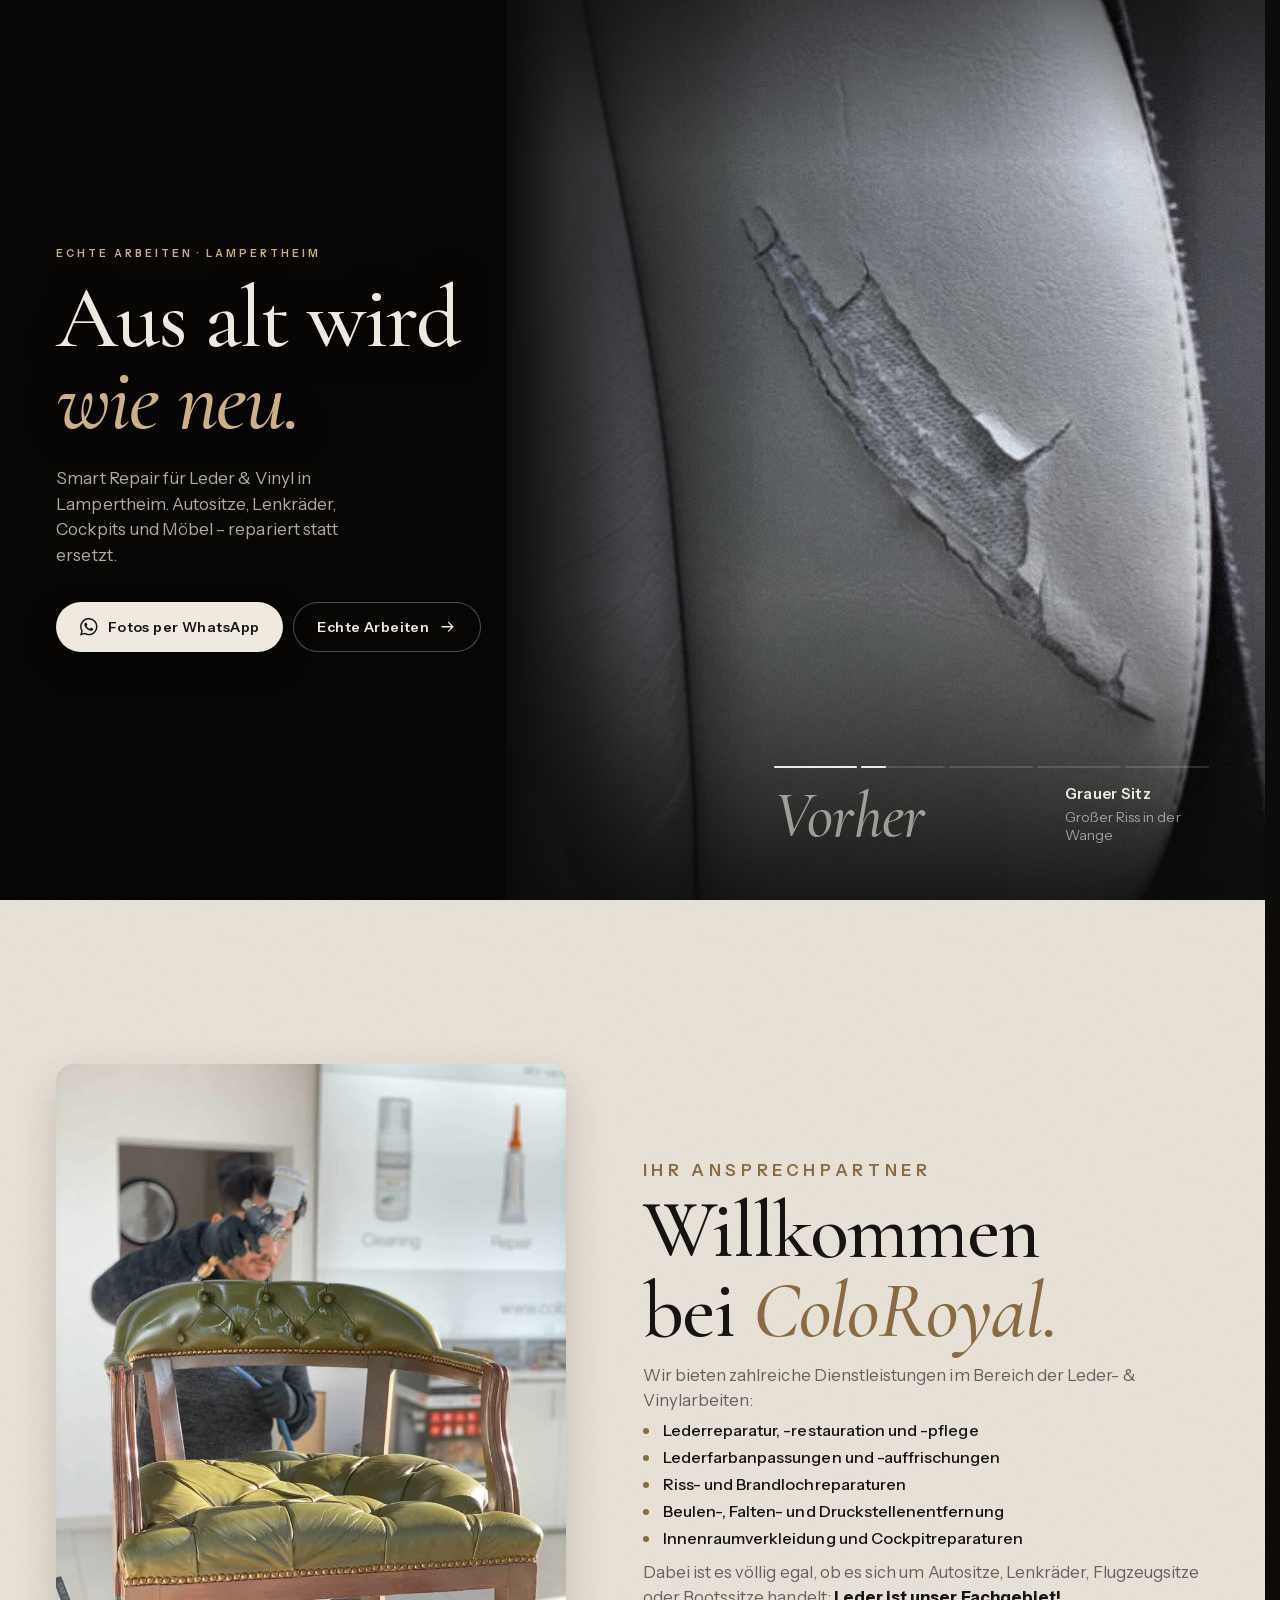
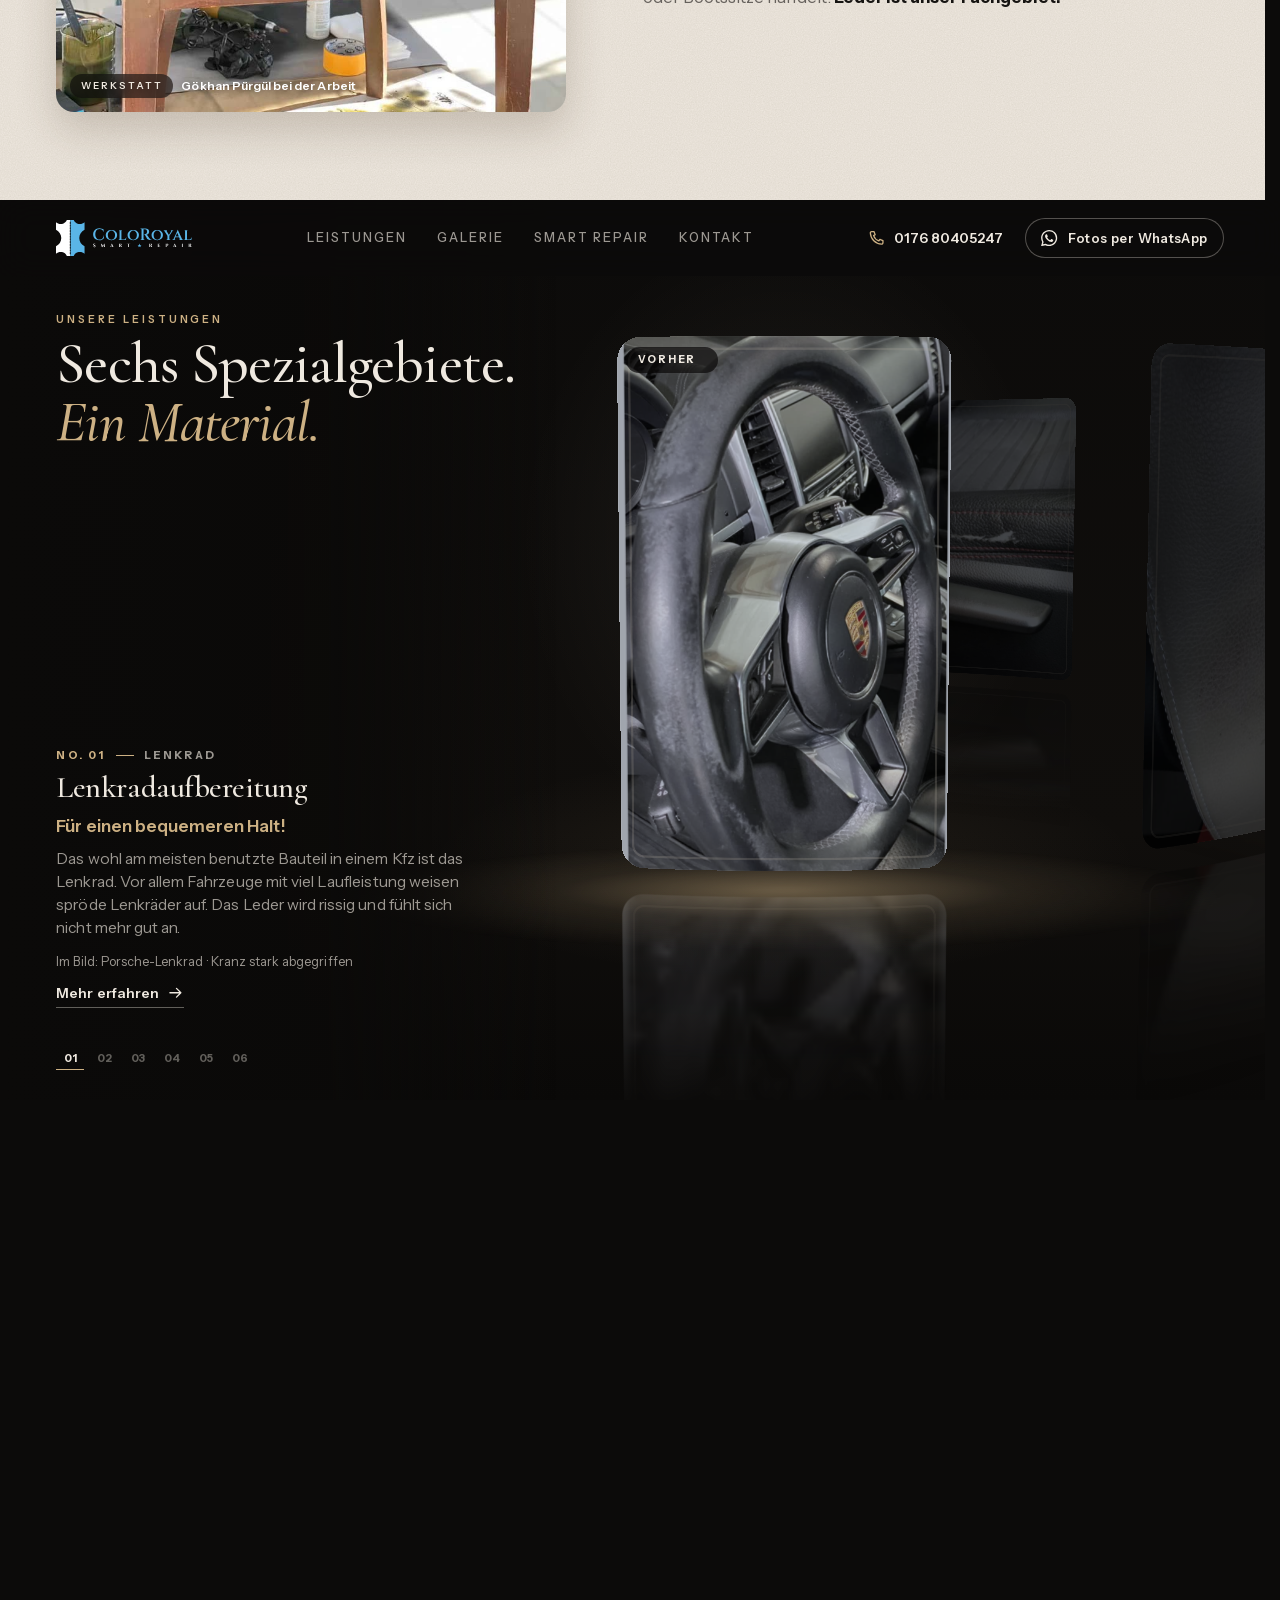
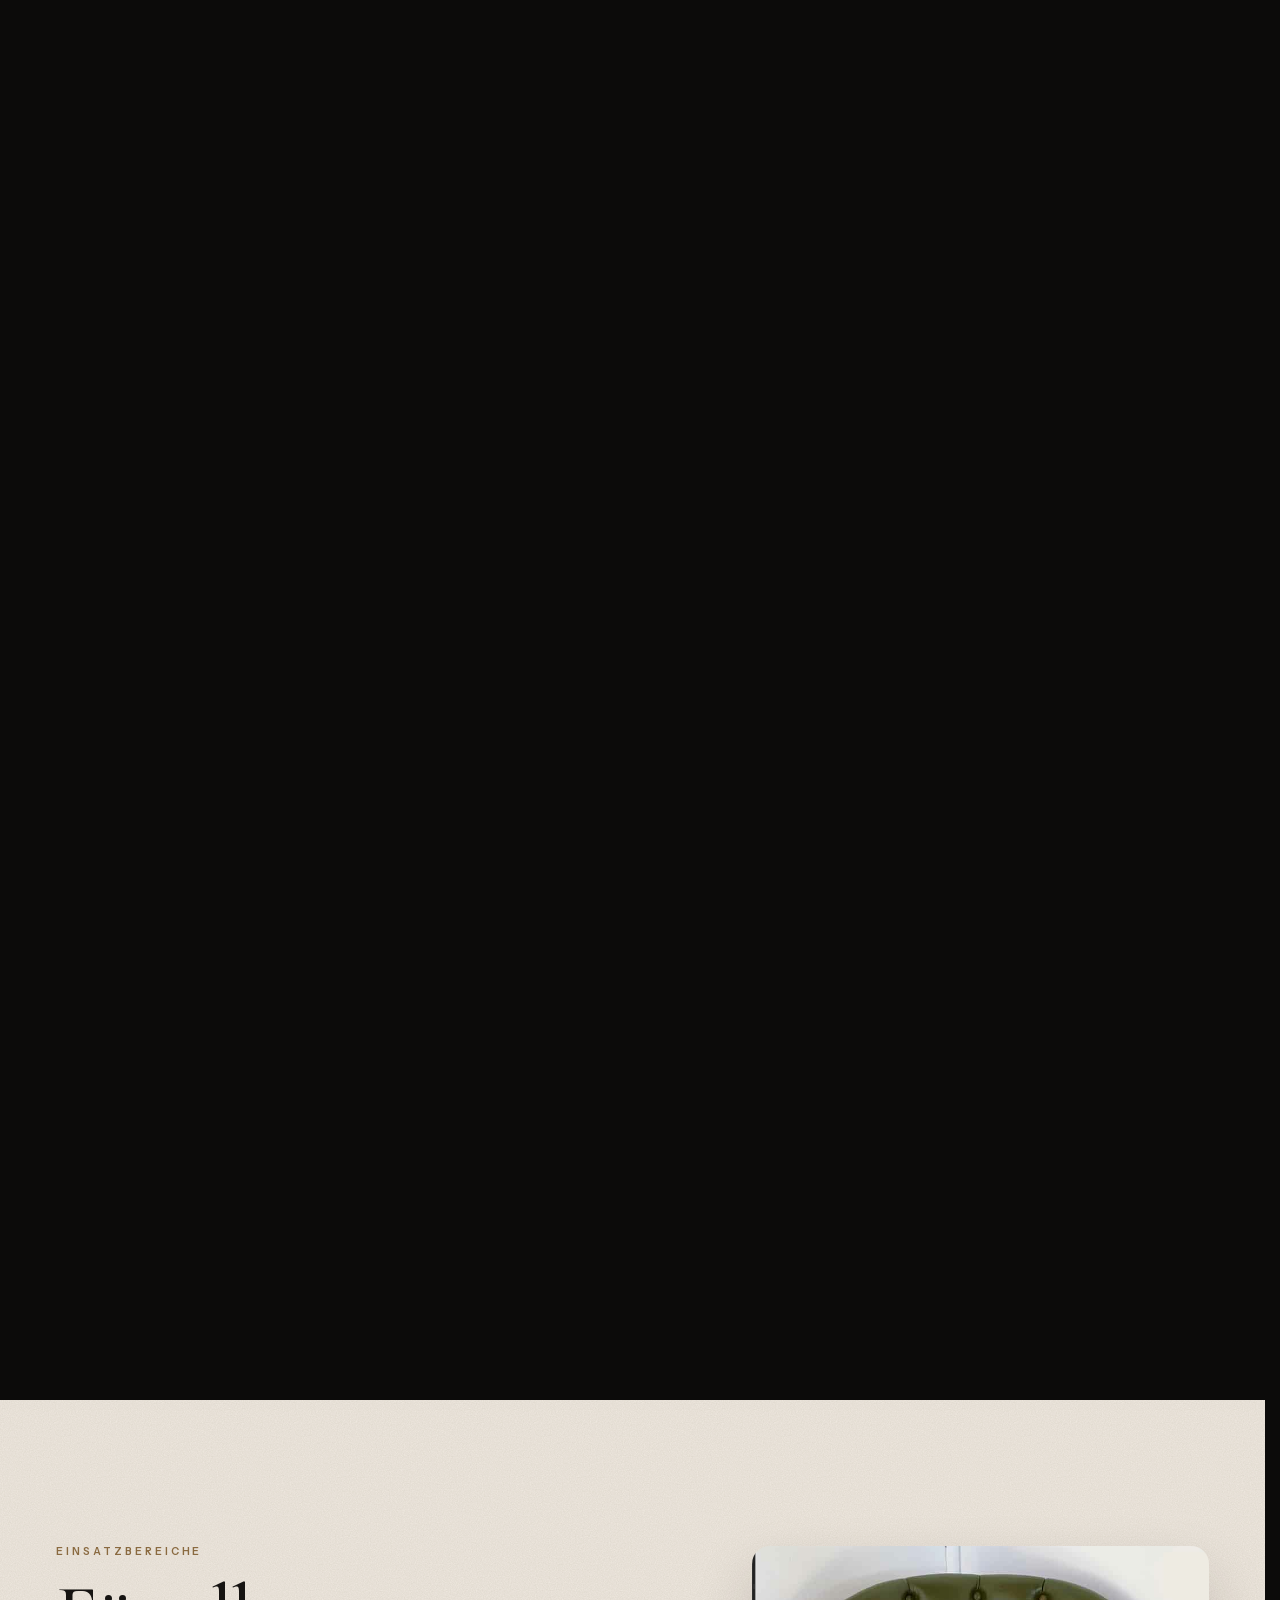
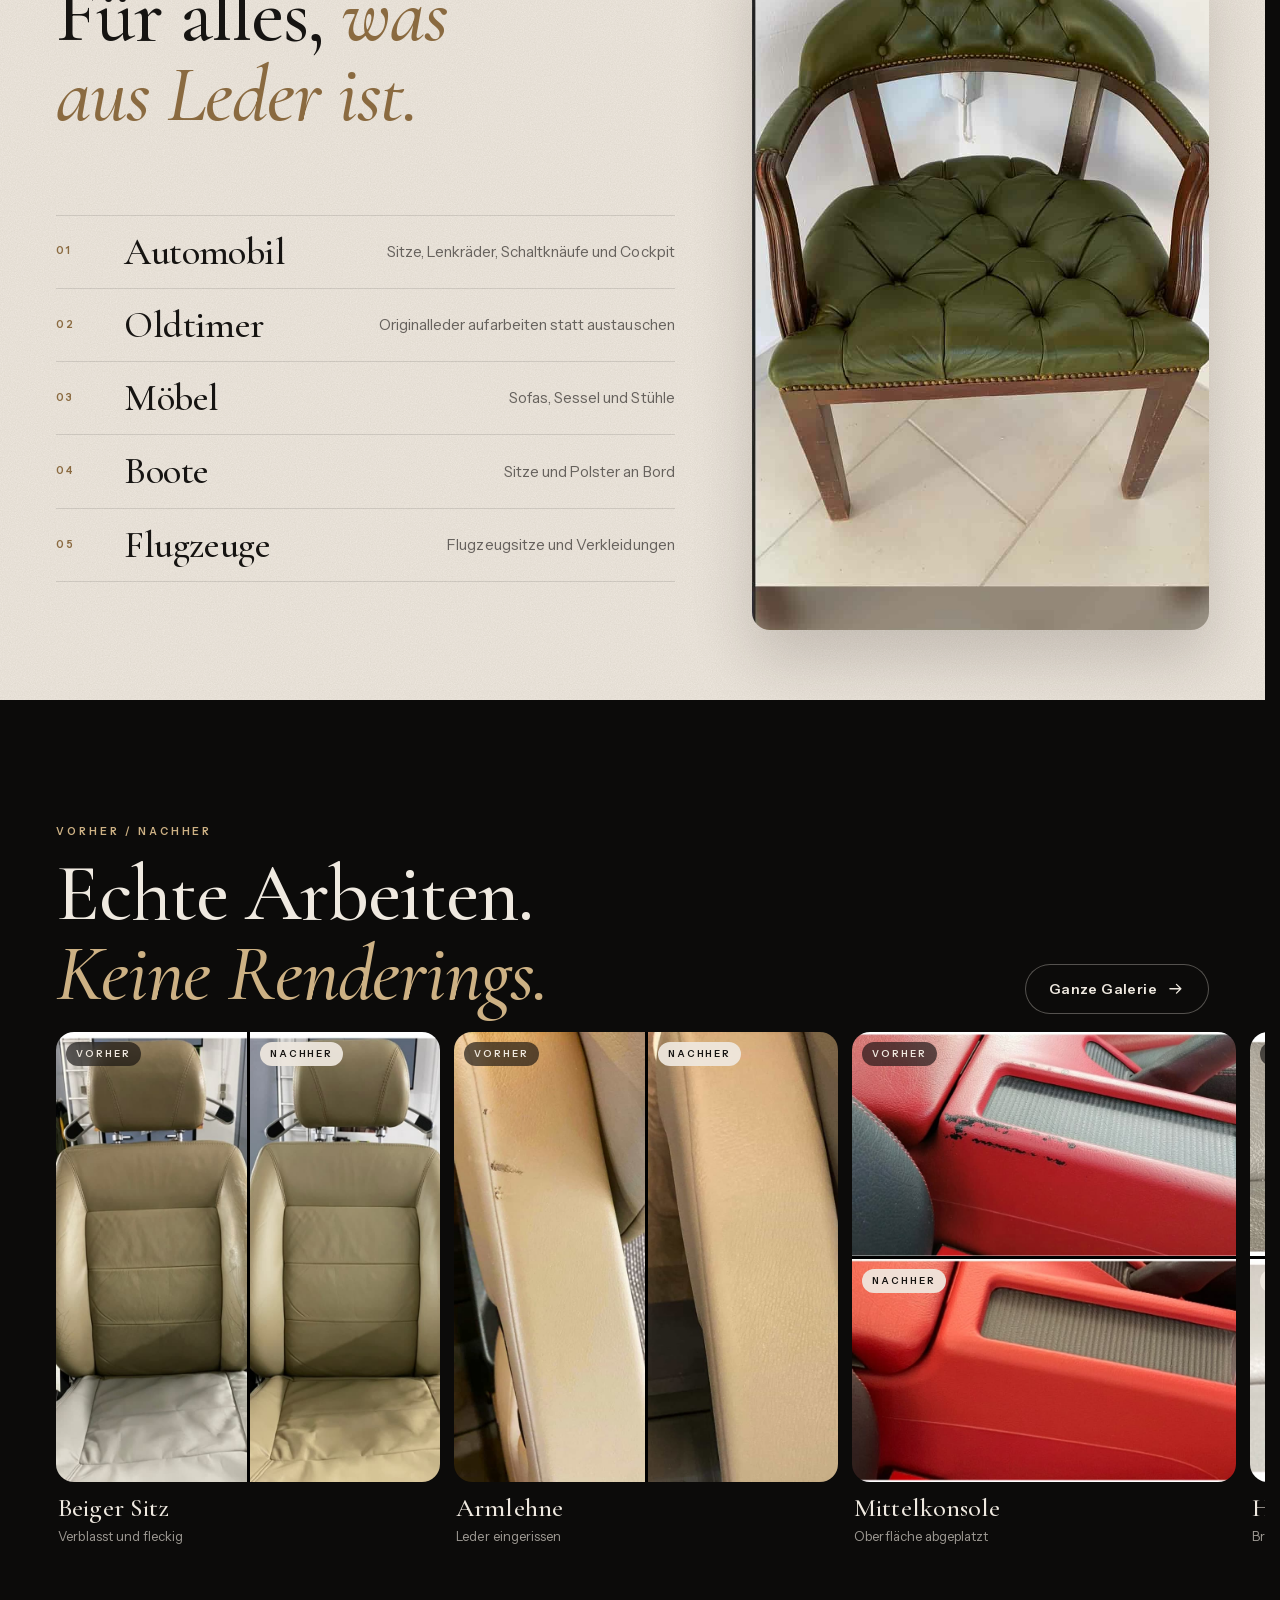
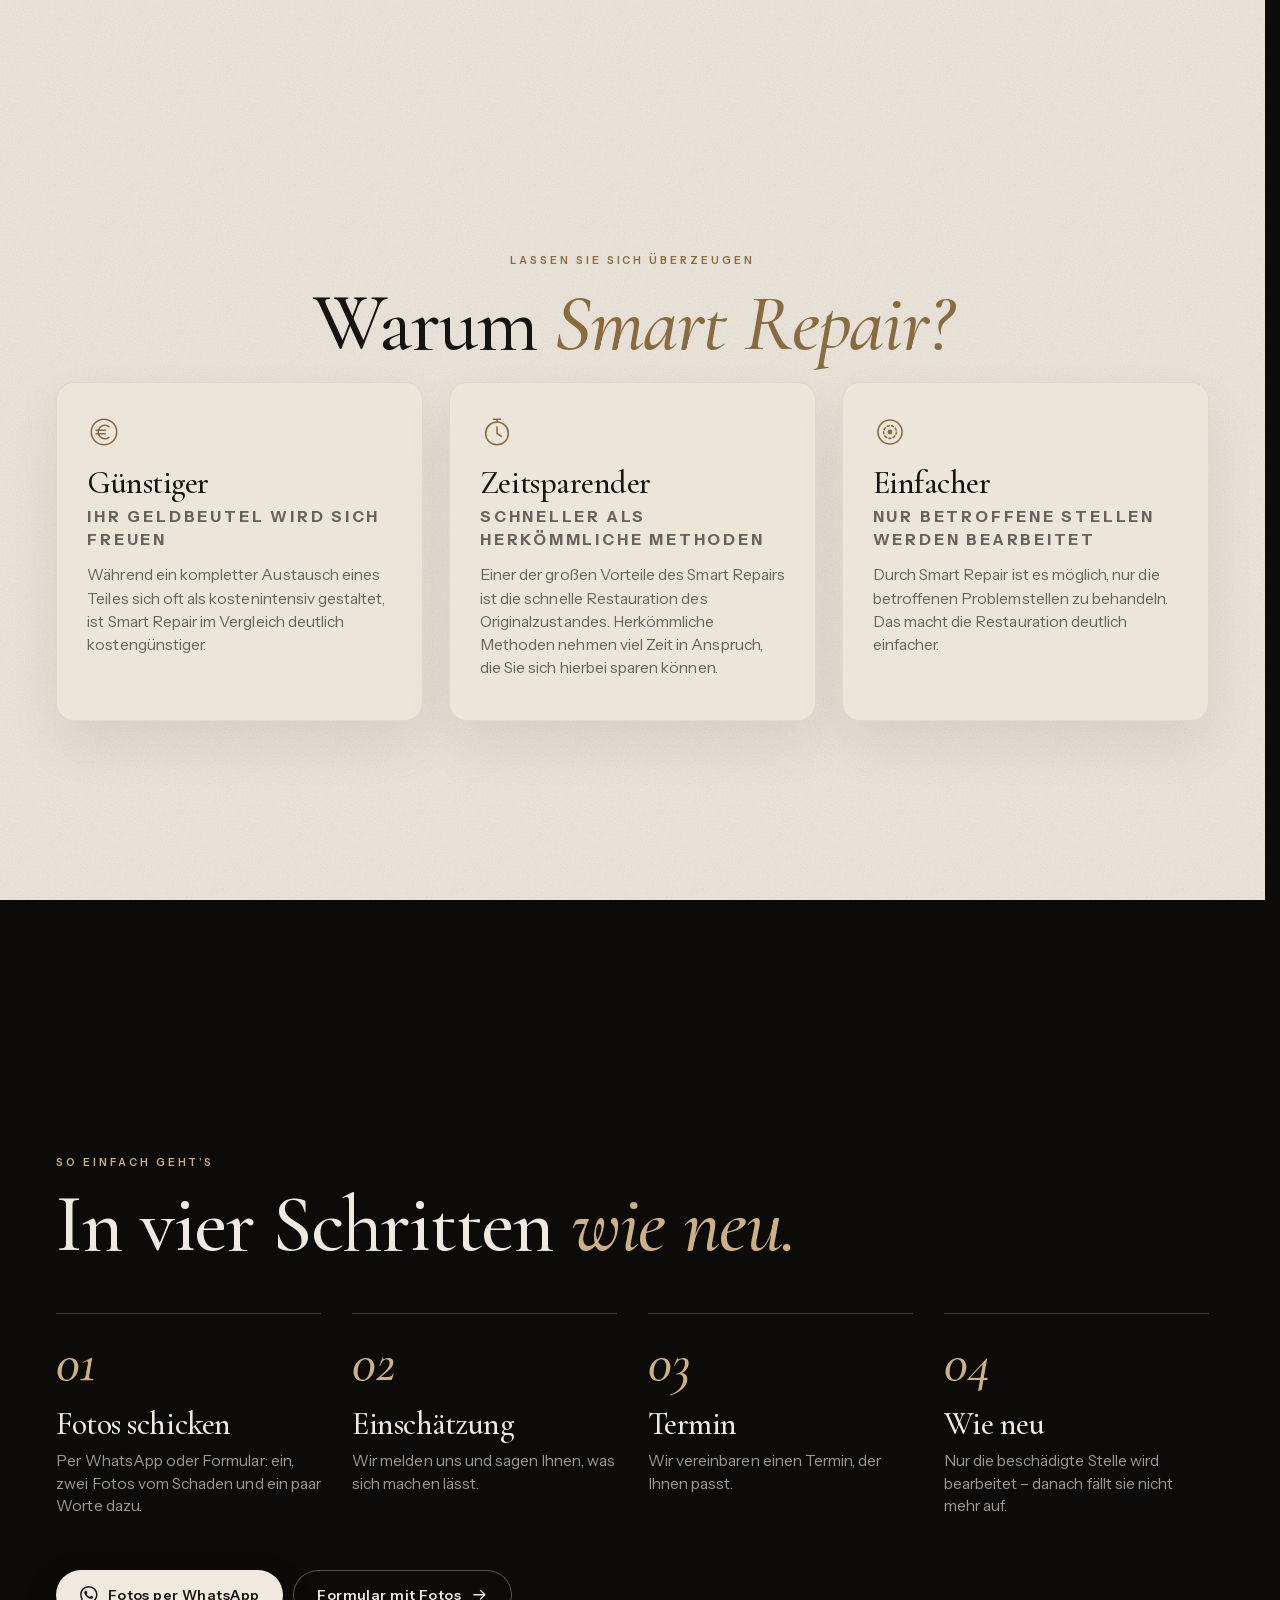
<file: index.html>
<!doctype html>
<html lang="de">
<head>
<meta charset="utf-8">
<meta name="robots" content="noindex, nofollow">
<meta name="viewport" content="width=device-width, initial-scale=1, viewport-fit=cover">
<title>ColoRoyal Smart Repair – Lederreparatur in Lampertheim | Auto, Oldtimer, Möbel</title>
<meta name="description" content="Smart Repair für Leder &amp; Vinyl in Lampertheim: Riss- und Brandlochreparatur, Farbanpassung, Lenkradaufbereitung, Druckstellen, Cockpit. Für Auto, Oldtimer, Möbel, Boot und Flugzeug. Fotos per WhatsApp schicken.">

<link rel="canonical" href="https://www.coloroyal.de/">
<meta property="og:type" content="website">
<meta property="og:site_name" content="ColoRoyal Smart Repair">
<meta property="og:title" content="ColoRoyal Smart Repair – Leder ist unser Fachgebiet.">
<meta property="og:description" content="Smart Repair für Leder &amp; Vinyl in Lampertheim: Riss- und Brandlochreparatur, Farbanpassung, Lenkradaufbereitung, Druckstellen, Cockpit. Für Auto, Oldtimer, Möbel, Boot und Flugzeug. Fotos per WhatsApp schicken.">
<meta property="og:image" content="https://www.coloroyal.de/assets/img/og.jpg">
<meta property="og:locale" content="de_DE">
<meta name="theme-color" content="#0b0a09">
<link rel="icon" href="assets/img/logo/favicon.svg" type="image/svg+xml">
<link rel="apple-touch-icon" href="assets/img/logo/apple-touch-icon.png">
<link rel="preload" href="assets/fonts/CormorantGaramond-normal-latin.woff2" as="font" type="font/woff2" crossorigin>
<link rel="preload" href="assets/fonts/InstrumentSans-normal-latin.woff2" as="font" type="font/woff2" crossorigin>
<link rel="stylesheet" href="assets/fonts/fonts.css">
<link rel="stylesheet" href="assets/css/site.css">
<script type="importmap">{"imports": {"three": "./vendor/three/build/three.module.min.js", "three/addons/": "./vendor/three/addons/"}}</script>
<script type="application/ld+json">{"@context": "https://schema.org", "@type": "AutoRepair", "name": "ColoRoyal Smart Repair", "description": "Smart Repair für Leder & Vinyl: Lederreparatur, Restauration und Pflege, Farbanpassung, Riss- und Brandlochreparatur, Druckstellenentfernung, Lenkrad- und Cockpitreparatur – für Automobil, Oldtimer, Möbel, Boote und Flugzeuge.", "url": "https://www.coloroyal.de/", "telephone": "+4917680405247", "email": "info@coloroyal.de", "image": "https://www.coloroyal.de/assets/img/og.jpg", "logo": "https://www.coloroyal.de/assets/img/logo/zeichen.svg", "founder": {"@type": "Person", "name": "Gökhan Pürgül"}, "address": {"@type": "PostalAddress", "streetAddress": "Spargelweg 2a", "postalCode": "68623", "addressLocality": "Lampertheim", "addressRegion": "Hessen", "addressCountry": "DE"}, "geo": {"@type": "GeoCoordinates", "latitude": 49.59243, "longitude": 8.482785}, "areaServed": ["Lampertheim", "Mannheim", "Worms", "Bensheim", "Viernheim", "Rhein-Neckar"], "sameAs": ["https://instagram.com/coloroyal.de", "https://www.facebook.com/coloroyal/"], "hasOfferCatalog": {"@type": "OfferCatalog", "name": "Leder- & Vinylreparaturen", "itemListElement": [{"@type": "Offer", "itemOffered": {"@type": "Service", "name": "Lenkradaufbereitung", "url": "https://www.coloroyal.de/leistungen/lenkradaufbereitung.html"}}, {"@type": "Offer", "itemOffered": {"@type": "Service", "name": "Lederpflege & Fleckenentfernung", "url": "https://www.coloroyal.de/leistungen/lederpflege-fleckenentfernung.html"}}, {"@type": "Offer", "itemOffered": {"@type": "Service", "name": "Druckstellenentfernung", "url": "https://www.coloroyal.de/leistungen/druckstellenentfernung.html"}}, {"@type": "Offer", "itemOffered": {"@type": "Service", "name": "Lederreparatur & -farbanpassung", "url": "https://www.coloroyal.de/leistungen/lederfarbauffrischung-anpassung.html"}}, {"@type": "Offer", "itemOffered": {"@type": "Service", "name": "Riss- & Brandlochreparatur", "url": "https://www.coloroyal.de/leistungen/riss-brandlochreparatur.html"}}, {"@type": "Offer", "itemOffered": {"@type": "Service", "name": "Innenraumverkleidung & Cockpitreparaturen", "url": "https://www.coloroyal.de/leistungen/innenraumverkleidung-cockpitreparaturen.html"}}]}}</script>
<script type="application/ld+json">{"@context": "https://schema.org", "@type": "FAQPage", "mainEntity": [{"@type": "Question", "name": "Was kostet eine Reparatur?", "acceptedAnswer": {"@type": "Answer", "text": "Das hängt von Art und Größe des Schadens ab. Schicken Sie uns ein paar Fotos – dann bekommen Sie eine Einschätzung."}}, {"@type": "Question", "name": "Wie lange dauert das?", "acceptedAnswer": {"@type": "Answer", "text": "Weil nur die betroffene Stelle bearbeitet wird, geht Smart Repair deutlich schneller als ein Austausch. Wie lange genau, hängt vom Schaden ab."}}, {"@type": "Question", "name": "Lohnt sich Reparieren statt Austauschen?", "acceptedAnswer": {"@type": "Answer", "text": "Meistens ja: Smart Repair ist im Vergleich zum Austausch deutlich günstiger – und das Originalteil bleibt erhalten."}}, {"@type": "Question", "name": "Bleibt die Farbe gleich?", "acceptedAnswer": {"@type": "Answer", "text": "Ja. Wir passen die Farbe an Ihr Leder an, damit die reparierte Stelle nicht auffällt."}}, {"@type": "Question", "name": "Welche Materialien bearbeiten Sie?", "acceptedAnswer": {"@type": "Answer", "text": "Leder – glatt oder gelocht – und Vinyl: an Autos, Oldtimern, Möbeln, Booten und Flugzeugen."}}]}</script>
</head>
<body class="s-start" data-base="">
<a class="sprung" href="#inhalt">Zum Inhalt</a>
<header class="kopf" id="kopf">
  <a class="kopf-logo" href="index.html" aria-label="ColoRoyal Smart Repair – zur Startseite"><img src="assets/img/logo/logo-quer-dunkel.svg" alt="ColoRoyal Smart Repair" width="183" height="48"></a>
  <nav class="kopf-nav" aria-label="Hauptmenü"><a href="leistungen.html">Leistungen</a><a href="galerie.html">Galerie</a><a href="index.html#smart-repair">Smart Repair</a><a href="kontakt.html">Kontakt</a></nav>
  <a class="kopf-tel" href="tel:+4917680405247"><svg class="ico" viewBox="0 0 24 24" aria-hidden="true" fill="none" stroke="currentColor" stroke-width="1.8" stroke-linecap="round" stroke-linejoin="round"><path d="M5 3.5h3.2l1.6 4.2-2.1 1.4a11.5 11.5 0 0 0 7.2 7.2l1.4-2.1 4.2 1.6V19a1.8 1.8 0 0 1-1.9 1.8C10.2 20.3 3.7 13.8 3.2 5.4A1.8 1.8 0 0 1 5 3.5z"/></svg><span>0176 80405247</span></a>
  <a class="knopf knopf-leder knopf-s js-wa" href="https://wa.me/4917680405247?text=Hallo%20ColoRoyal%2C%20ich%20h%C3%A4tte%20gerne%20eine%20Einsch%C3%A4tzung%20zu%20einem%20Lederschaden.%20Fotos%20schicke%20ich%20mit." target="_blank" rel="noopener"><svg class="ico" viewBox="0 0 24 24" aria-hidden="true"><path fill="currentColor" d="M17.47 14.38c-.3-.15-1.76-.87-2.03-.97-.27-.1-.47-.15-.67.15-.2.3-.77.97-.94 1.16-.17.2-.35.22-.64.08-.3-.15-1.26-.46-2.39-1.48-.88-.79-1.48-1.76-1.65-2.06-.17-.3-.02-.46.13-.6.13-.14.3-.35.45-.52.15-.17.2-.3.3-.5.1-.2.05-.37-.03-.52-.07-.15-.67-1.61-.92-2.2-.24-.58-.49-.5-.67-.51h-.57c-.2 0-.52.07-.8.37-.27.3-1.04 1.02-1.04 2.48s1.07 2.88 1.21 3.07c.15.2 2.1 3.2 5.08 4.49.71.31 1.26.49 1.7.63.71.22 1.36.19 1.87.12.57-.09 1.76-.72 2-1.41.25-.7.25-1.29.18-1.41-.08-.13-.27-.2-.57-.35m-5.42 7.4h-.01a9.87 9.87 0 0 1-5.03-1.38l-.36-.21-3.74.98 1-3.65-.24-.37a9.86 9.86 0 0 1-1.51-5.26c0-5.45 4.44-9.88 9.89-9.88 2.64 0 5.12 1.03 6.99 2.9a9.83 9.83 0 0 1 2.89 6.99c0 5.45-4.44 9.88-9.88 9.88m8.41-18.3A11.82 11.82 0 0 0 12.05 0C5.5 0 .16 5.34.16 11.89c0 2.1.55 4.14 1.59 5.95L.06 24l6.3-1.65a11.88 11.88 0 0 0 5.68 1.45h.01c6.55 0 11.89-5.34 11.89-11.89 0-3.18-1.24-6.17-3.48-8.41z"/></svg><span>Fotos per WhatsApp</span></a>
  <a class="kopf-wa js-wa" href="https://wa.me/4917680405247?text=Hallo%20ColoRoyal%2C%20ich%20h%C3%A4tte%20gerne%20eine%20Einsch%C3%A4tzung%20zu%20einem%20Lederschaden.%20Fotos%20schicke%20ich%20mit." target="_blank" rel="noopener" aria-label="Fotos per WhatsApp schicken"><svg class="ico" viewBox="0 0 24 24" aria-hidden="true"><path fill="currentColor" d="M17.47 14.38c-.3-.15-1.76-.87-2.03-.97-.27-.1-.47-.15-.67.15-.2.3-.77.97-.94 1.16-.17.2-.35.22-.64.08-.3-.15-1.26-.46-2.39-1.48-.88-.79-1.48-1.76-1.65-2.06-.17-.3-.02-.46.13-.6.13-.14.3-.35.45-.52.15-.17.2-.3.3-.5.1-.2.05-.37-.03-.52-.07-.15-.67-1.61-.92-2.2-.24-.58-.49-.5-.67-.51h-.57c-.2 0-.52.07-.8.37-.27.3-1.04 1.02-1.04 2.48s1.07 2.88 1.21 3.07c.15.2 2.1 3.2 5.08 4.49.71.31 1.26.49 1.7.63.71.22 1.36.19 1.87.12.57-.09 1.76-.72 2-1.41.25-.7.25-1.29.18-1.41-.08-.13-.27-.2-.57-.35m-5.42 7.4h-.01a9.87 9.87 0 0 1-5.03-1.38l-.36-.21-3.74.98 1-3.65-.24-.37a9.86 9.86 0 0 1-1.51-5.26c0-5.45 4.44-9.88 9.89-9.88 2.64 0 5.12 1.03 6.99 2.9a9.83 9.83 0 0 1 2.89 6.99c0 5.45-4.44 9.88-9.88 9.88m8.41-18.3A11.82 11.82 0 0 0 12.05 0C5.5 0 .16 5.34.16 11.89c0 2.1.55 4.14 1.59 5.95L.06 24l6.3-1.65a11.88 11.88 0 0 0 5.68 1.45h.01c6.55 0 11.89-5.34 11.89-11.89 0-3.18-1.24-6.17-3.48-8.41z"/></svg></a>
  <button class="kopf-menue" id="menueKnopf" aria-label="Menü öffnen" aria-expanded="false" aria-controls="menue"><i></i><i></i></button>
</header>
<div class="menue" id="menue" hidden>
  <nav class="menue-haupt" aria-label="Menü">
    <a href="index.html">Start</a><a href="leistungen.html">Leistungen</a><a href="galerie.html">Galerie</a><a href="kontakt.html">Kontakt</a>
  </nav>
  <div class="menue-l"><a href="leistungen/lenkradaufbereitung.html"><i style="--c:#1d1c1e"></i>Lenkradaufbereitung</a><a href="leistungen/lederpflege-fleckenentfernung.html"><i style="--c:#d8c9ae"></i>Lederpflege &amp; Fleckenentfernung</a><a href="leistungen/druckstellenentfernung.html"><i style="--c:#77797c"></i>Druckstellenentfernung</a><a href="leistungen/lederfarbauffrischung-anpassung.html"><i style="--c:#9c5428"></i>Lederreparatur &amp; -farbanpassung</a><a href="leistungen/riss-brandlochreparatur.html"><i style="--c:#5a1a22"></i>Riss- &amp; Brandlochreparatur</a><a href="leistungen/innenraumverkleidung-cockpitreparaturen.html"><i style="--c:#4a3a2c"></i>Innenraumverkleidung &amp; Cockpitreparaturen</a></div>
  <div class="menue-kontakt">
    <a href="tel:+4917680405247"><svg class="ico" viewBox="0 0 24 24" aria-hidden="true" fill="none" stroke="currentColor" stroke-width="1.8" stroke-linecap="round" stroke-linejoin="round"><path d="M5 3.5h3.2l1.6 4.2-2.1 1.4a11.5 11.5 0 0 0 7.2 7.2l1.4-2.1 4.2 1.6V19a1.8 1.8 0 0 1-1.9 1.8C10.2 20.3 3.7 13.8 3.2 5.4A1.8 1.8 0 0 1 5 3.5z"/></svg> 0176 80405247</a>
    <a href="mailto:info@coloroyal.de"><svg class="ico" viewBox="0 0 24 24" aria-hidden="true" fill="none" stroke="currentColor" stroke-width="1.8" stroke-linecap="round" stroke-linejoin="round"><rect x="3" y="5" width="18" height="14" rx="2.5"/><path d="m4 7 8 6 8-6"/></svg> info@coloroyal.de</a>
    <a href="https://instagram.com/coloroyal.de" target="_blank" rel="noopener"><svg class="ico" viewBox="0 0 24 24" aria-hidden="true" fill="none" stroke="currentColor" stroke-width="1.9"><rect x="3" y="3" width="18" height="18" rx="5.2"/><circle cx="12" cy="12" r="4.1"/><circle cx="17.4" cy="6.6" r="1.1" fill="currentColor" stroke="none"/></svg> @coloroyal.de</a>
  </div>
</div>
<main id="inhalt">

<section class="held dunkel" id="start">
  <div class="film" id="film" aria-hidden="true">
    <img class="film-poster" src="assets/img/arbeiten-hd/farbe-cognac-v.jpg" alt="" fetchpriority="high">
    <canvas id="filmCanvas"></canvas>
  </div>
  <div class="held-text">
    <p class="kicker">Echte Arbeiten · Lampertheim</p>
    <h1 class="disp held-titel">Aus alt wird <em>wie neu.</em></h1>
    <p class="held-sub">Smart Repair für Leder &amp; Vinyl in Lampertheim. Autositze, Lenkräder, Cockpits und Möbel – repariert statt ersetzt.</p>
    <div class="knoepfe">
      <a class="knopf knopf-blau js-wa" href="https://wa.me/4917680405247?text=Hallo%20ColoRoyal%2C%20ich%20h%C3%A4tte%20gerne%20eine%20Einsch%C3%A4tzung%20zu%20einem%20Lederschaden.%20Fotos%20schicke%20ich%20mit." target="_blank" rel="noopener"><svg class="ico" viewBox="0 0 24 24" aria-hidden="true"><path fill="currentColor" d="M17.47 14.38c-.3-.15-1.76-.87-2.03-.97-.27-.1-.47-.15-.67.15-.2.3-.77.97-.94 1.16-.17.2-.35.22-.64.08-.3-.15-1.26-.46-2.39-1.48-.88-.79-1.48-1.76-1.65-2.06-.17-.3-.02-.46.13-.6.13-.14.3-.35.45-.52.15-.17.2-.3.3-.5.1-.2.05-.37-.03-.52-.07-.15-.67-1.61-.92-2.2-.24-.58-.49-.5-.67-.51h-.57c-.2 0-.52.07-.8.37-.27.3-1.04 1.02-1.04 2.48s1.07 2.88 1.21 3.07c.15.2 2.1 3.2 5.08 4.49.71.31 1.26.49 1.7.63.71.22 1.36.19 1.87.12.57-.09 1.76-.72 2-1.41.25-.7.25-1.29.18-1.41-.08-.13-.27-.2-.57-.35m-5.42 7.4h-.01a9.87 9.87 0 0 1-5.03-1.38l-.36-.21-3.74.98 1-3.65-.24-.37a9.86 9.86 0 0 1-1.51-5.26c0-5.45 4.44-9.88 9.89-9.88 2.64 0 5.12 1.03 6.99 2.9a9.83 9.83 0 0 1 2.89 6.99c0 5.45-4.44 9.88-9.88 9.88m8.41-18.3A11.82 11.82 0 0 0 12.05 0C5.5 0 .16 5.34.16 11.89c0 2.1.55 4.14 1.59 5.95L.06 24l6.3-1.65a11.88 11.88 0 0 0 5.68 1.45h.01c6.55 0 11.89-5.34 11.89-11.89 0-3.18-1.24-6.17-3.48-8.41z"/></svg><span>Fotos per WhatsApp</span></a>
      <a class="knopf knopf-leder" href="#arbeiten"><span>Echte Arbeiten</span><svg class="ico pfeil" viewBox="0 0 24 24" aria-hidden="true" fill="none" stroke="currentColor" stroke-width="1.8" stroke-linecap="round" stroke-linejoin="round"><path d="M4 12h15M13 6l6 6-6 6"/></svg></a>
    </div>
  </div>
  <div class="film-ui" id="filmUi">
    <div class="film-seg" id="filmSeg"></div>
    <div class="film-info">
      <p class="film-status" id="filmStatus" data-s="vorher" aria-live="polite"><b class="sv">Vorher</b><b class="sn">Nachher</b></p>
      <p class="film-text"><span id="filmTitel">Cognac-Sitz</span><span id="filmSchaden">Tiefe Kratzer und Abrieb</span></p>
    </div>
  </div>
</section>

<section class="willkommen hell scr">
  <figure class="w-bild">
    <img src="assets/img/arbeiten/werkstatt-goekhan.jpg" alt="Gökhan Pürgül lackiert in der Werkstatt einen grünen Chesterfield-Stuhl" width="825" height="1100" loading="lazy">
    <figcaption><span class="anh">Werkstatt</span> Gökhan Pürgül bei der Arbeit</figcaption>
  </figure>
  <div class="w-text">
    <p class="kicker">Ihr Ansprechpartner</p>
    <h2 class="disp">Willkommen bei <em>ColoRoyal.</em></h2>
    <p>Wir bieten zahlreiche Dienstleistungen im Bereich der Leder- &amp; Vinylarbeiten:</p>
    <ul class="stiche">
      <li>Lederreparatur, -restauration und -pflege</li>
      <li>Lederfarbanpassungen und -auffrischungen</li>
      <li>Riss- und Brandlochreparaturen</li>
      <li>Beulen-, Falten- und Druckstellenentfernung</li>
      <li>Innenraumverkleidung und Cockpitreparaturen</li>
    </ul>
    <p>Dabei ist es völlig egal, ob es sich um Autositze, Lenkräder, Flugzeugsitze oder Bootssitze handelt: <strong>Leder ist unser Fachgebiet!</strong></p>
  </div>
</section>

<section class="karussell dunkel" id="leistungen" style="--n:6">
  <div class="k-buehne">
    <div class="k-licht" aria-hidden="true"></div>
    <canvas class="k-3d" id="karussell3d" aria-hidden="true"></canvas>
    <span class="k-chip" id="kChip" data-s="vorher" aria-hidden="true"><b class="sv">Vorher</b><b class="sn">Nachher</b></span>
    <div class="k-kopf">
      <p class="kicker">Unsere Leistungen</p>
      <h2 class="disp">Sechs Spezialgebiete. <em>Ein Material.</em></h2>
    </div>
    <div class="k-karten">
        <article class="kk" data-i="0" style="--c:#1d1c1e">
          <p class="kk-nr"><span>No. 01</span><i></i>Lenkrad</p>
          <h3 class="disp">Lenkrad­aufbereitung</h3>
          <p class="kk-claim">Für einen bequemeren Halt!</p>
          <p class="kk-text">Das wohl am meisten benutzte Bauteil in einem Kfz ist das Lenkrad. Vor allem Fahrzeuge mit viel Laufleistung weisen spröde Lenkräder auf. Das Leder wird rissig und fühlt sich nicht mehr gut an.</p>
          <p class="kk-bsp">Im Bild: Porsche-Lenkrad · Kranz stark abgegriffen</p>
          <a class="kk-mehr" href="leistungen/lenkradaufbereitung.html"><span>Mehr erfahren</span><svg class="ico pfeil" viewBox="0 0 24 24" aria-hidden="true" fill="none" stroke="currentColor" stroke-width="1.8" stroke-linecap="round" stroke-linejoin="round"><path d="M4 12h15M13 6l6 6-6 6"/></svg></a>
        </article>
        <article class="kk" data-i="1" style="--c:#d8c9ae">
          <p class="kk-nr"><span>No. 02</span><i></i>Pflege</p>
          <h3 class="disp">Lederpflege &amp; Flecken­entfernung</h3>
          <p class="kk-claim">Damit Ihr Leder wieder wie neu aussieht!</p>
          <p class="kk-text">Nach einiger Zeit kann es vor allem bei häufiger Benutzung des Leders zu Abnutzungsspuren, Flecken oder anderen auffälligen Stellen kommen.</p>
          <p class="kk-bsp">Im Bild: Heller Ledersitz · Verschmutzt und fleckig</p>
          <a class="kk-mehr" href="leistungen/lederpflege-fleckenentfernung.html"><span>Mehr erfahren</span><svg class="ico pfeil" viewBox="0 0 24 24" aria-hidden="true" fill="none" stroke="currentColor" stroke-width="1.8" stroke-linecap="round" stroke-linejoin="round"><path d="M4 12h15M13 6l6 6-6 6"/></svg></a>
        </article>
        <article class="kk" data-i="2" style="--c:#77797c">
          <p class="kk-nr"><span>No. 03</span><i></i>Druckstellen</p>
          <h3 class="disp">Druckstellen­entfernung</h3>
          <p class="kk-claim">Damit’s nicht mehr drückt!</p>
          <p class="kk-text">Kindersitze oder andere sperrige Objekte sorgen leider sehr schnell für unschöne Druckstellen auf Ihren Ledersitzen.</p>
          <p class="kk-bsp">Im Bild: Verkleidung · Druckstelle mit Einriss</p>
          <a class="kk-mehr" href="leistungen/druckstellenentfernung.html"><span>Mehr erfahren</span><svg class="ico pfeil" viewBox="0 0 24 24" aria-hidden="true" fill="none" stroke="currentColor" stroke-width="1.8" stroke-linecap="round" stroke-linejoin="round"><path d="M4 12h15M13 6l6 6-6 6"/></svg></a>
        </article>
        <article class="kk" data-i="3" style="--c:#9c5428">
          <p class="kk-nr"><span>No. 04</span><i></i>Farbe</p>
          <h3 class="disp">Lederreparatur &amp; -farb­anpassung</h3>
          <p class="kk-claim">Damit Ihre Innenausstattung wieder aufblüht!</p>
          <p class="kk-text">Nach einigen Jahren kann Ihre Ledereinrichtung die Farbe verlieren: Die Oberfläche wird bleich und wirkt veraltet.</p>
          <p class="kk-bsp">Im Bild: Sitzwange in Cognac · Kratzer im hellen Leder</p>
          <a class="kk-mehr" href="leistungen/lederfarbauffrischung-anpassung.html"><span>Mehr erfahren</span><svg class="ico pfeil" viewBox="0 0 24 24" aria-hidden="true" fill="none" stroke="currentColor" stroke-width="1.8" stroke-linecap="round" stroke-linejoin="round"><path d="M4 12h15M13 6l6 6-6 6"/></svg></a>
        </article>
        <article class="kk" data-i="4" style="--c:#5a1a22">
          <p class="kk-nr"><span>No. 05</span><i></i>Risse &amp; Löcher</p>
          <h3 class="disp">Riss- &amp; Brandloch­reparatur</h3>
          <p class="kk-claim">Löcher gehören der Vergangenheit an!</p>
          <p class="kk-text">Eine brennende Zigarette oder ein scharfer Knopf am Kleidungsstück: Schnell kann es zu Brandlöchern oder Rissen an Ihrem geliebten Ledersitz kommen.</p>
          <p class="kk-bsp">Im Bild: Sportsitz · Leder seitlich aufgerissen</p>
          <a class="kk-mehr" href="leistungen/riss-brandlochreparatur.html"><span>Mehr erfahren</span><svg class="ico pfeil" viewBox="0 0 24 24" aria-hidden="true" fill="none" stroke="currentColor" stroke-width="1.8" stroke-linecap="round" stroke-linejoin="round"><path d="M4 12h15M13 6l6 6-6 6"/></svg></a>
        </article>
        <article class="kk" data-i="5" style="--c:#4a3a2c">
          <p class="kk-nr"><span>No. 06</span><i></i>Cockpit</p>
          <h3 class="disp">Innenraum­verkleidung &amp; Cockpit­reparaturen</h3>
          <p class="kk-claim">Instandsetzung Ihres Cockpits!</p>
          <p class="kk-text">Auch die Innenraumverkleidung Ihres Autos, Flugzeuges oder Bootes bearbeiten wir fachgerecht mit unserer Smart-Repair-Technologie.</p>
          <p class="kk-bsp">Im Bild: Mercedes-Schaltknauf · Leder abgegriffen</p>
          <a class="kk-mehr" href="leistungen/innenraumverkleidung-cockpitreparaturen.html"><span>Mehr erfahren</span><svg class="ico pfeil" viewBox="0 0 24 24" aria-hidden="true" fill="none" stroke="currentColor" stroke-width="1.8" stroke-linecap="round" stroke-linejoin="round"><path d="M4 12h15M13 6l6 6-6 6"/></svg></a>
        </article></div>
    <div class="k-punkte"><button class="kp" data-i="0" aria-label="Lenkradaufbereitung">01</button><button class="kp" data-i="1" aria-label="Lederpflege &amp; Fleckenentfernung">02</button><button class="kp" data-i="2" aria-label="Druckstellenentfernung">03</button><button class="kp" data-i="3" aria-label="Lederreparatur &amp; -farbanpassung">04</button><button class="kp" data-i="4" aria-label="Riss- &amp; Brandlochreparatur">05</button><button class="kp" data-i="5" aria-label="Innenraumverkleidung &amp; Cockpitreparaturen">06</button></div>
  </div>
  <div class="k-stopp" style="top:0svh" aria-hidden="true"></div><div class="k-stopp" style="top:100svh" aria-hidden="true"></div><div class="k-stopp" style="top:200svh" aria-hidden="true"></div><div class="k-stopp" style="top:300svh" aria-hidden="true"></div><div class="k-stopp" style="top:400svh" aria-hidden="true"></div><div class="k-stopp" style="top:500svh" aria-hidden="true"></div><div class="k-stopp" style="top:600svh" aria-hidden="true"></div><div class="k-stopp" style="top:700svh" aria-hidden="true"></div><div class="k-stopp" style="top:800svh" aria-hidden="true"></div><div class="k-stopp" style="top:900svh" aria-hidden="true"></div><div class="k-stopp" style="top:1000svh" aria-hidden="true"></div><div class="k-stopp" style="top:1100svh" aria-hidden="true"></div>
</section>

<section class="bereiche hell scr" id="bereiche">
  <div class="be-kopf">
    <p class="kicker">Einsatzbereiche</p>
    <h2 class="disp">Für alles, <em>was aus Leder ist.</em></h2>
  </div>
  <ol class="be-liste">
    <li><span class="be-nr">01</span><b class="disp">Automobil</b><span class="be-txt">Sitze, Lenkräder, Schaltknäufe und Cockpit</span></li>
    <li><span class="be-nr">02</span><b class="disp">Oldtimer</b><span class="be-txt">Originalleder aufarbeiten statt austauschen</span></li>
    <li><span class="be-nr">03</span><b class="disp">Möbel</b><span class="be-txt">Sofas, Sessel und Stühle</span></li>
    <li><span class="be-nr">04</span><b class="disp">Boote</b><span class="be-txt">Sitze und Polster an Bord</span></li>
    <li><span class="be-nr">05</span><b class="disp">Flugzeuge</b><span class="be-txt">Flugzeugsitze und Verkleidungen</span></li>
  </ol>
  <figure class="be-bild"><img src="assets/img/arbeiten-hd/moebel-stuhl-n.jpg" alt="Grüner Chesterfield-Stuhl nach der Farbauffrischung" loading="lazy" width="850" height="1700"></figure>
</section>

<section class="arbeiten dunkel scr" id="arbeiten">
  <div class="ab-kopf">
    <div><p class="kicker">Vorher / Nachher</p><h2 class="disp">Echte Arbeiten. <em>Keine Renderings.</em></h2></div>
    <a class="knopf knopf-leder nur-gross" href="galerie.html"><span>Ganze Galerie</span><svg class="ico pfeil" viewBox="0 0 24 24" aria-hidden="true" fill="none" stroke="currentColor" stroke-width="1.8" stroke-linecap="round" stroke-linejoin="round"><path d="M4 12h15M13 6l6 6-6 6"/></svg></a>
  </div>
  <div class="ab-leiste wisch" id="abLeiste"><article class="ab-karte" data-id="farbe-beige"><figure class="dp dp-karte" data-id="farbe-beige" data-quer="0">
  <div class="dp-h"><img class="dp-v" src="assets/img/arbeiten/farbe-beige-v.jpg" alt="Vorher: Beiger Sitz" width="670" height="1100" loading="lazy"><span class="dp-l">Vorher</span></div>
  <div class="dp-h"><img class="dp-n" src="assets/img/arbeiten/farbe-beige-n.jpg" alt="Nachher: Beiger Sitz" width="670" height="1100" loading="lazy"><span class="dp-l dp-ln">Nachher</span></div>
</figure><p class="ab-text"><b>Beiger Sitz</b><span>Verblasst und fleckig</span></p></article><article class="ab-karte" data-id="riss-armlehne"><figure class="dp dp-karte" data-id="riss-armlehne" data-quer="0">
  <div class="dp-h"><img class="dp-v" src="assets/img/arbeiten/riss-armlehne-v.jpg" alt="Vorher: Armlehne" width="611" height="1100" loading="lazy"><span class="dp-l">Vorher</span></div>
  <div class="dp-h"><img class="dp-n" src="assets/img/arbeiten/riss-armlehne-n.jpg" alt="Nachher: Armlehne" width="611" height="1100" loading="lazy"><span class="dp-l dp-ln">Nachher</span></div>
</figure><p class="ab-text"><b>Armlehne</b><span>Leder eingerissen</span></p></article><article class="ab-karte" data-id="cockpit-konsole"><figure class="dp dp-karte" data-id="cockpit-konsole" data-quer="1">
  <div class="dp-h"><img class="dp-v" src="assets/img/arbeiten/cockpit-konsole-v.jpg" alt="Vorher: Mittelkonsole" width="1100" height="549" loading="lazy"><span class="dp-l">Vorher</span></div>
  <div class="dp-h"><img class="dp-n" src="assets/img/arbeiten/cockpit-konsole-n.jpg" alt="Nachher: Mittelkonsole" width="1100" height="549" loading="lazy"><span class="dp-l dp-ln">Nachher</span></div>
</figure><p class="ab-text"><b>Mittelkonsole</b><span>Oberfläche abgeplatzt</span></p></article><article class="ab-karte" data-id="brandloch"><figure class="dp dp-karte" data-id="brandloch" data-quer="1">
  <div class="dp-h"><img class="dp-v" src="assets/img/arbeiten/brandloch-v.jpg" alt="Vorher: Heller Sitz" width="1100" height="550" loading="lazy"><span class="dp-l">Vorher</span></div>
  <div class="dp-h"><img class="dp-n" src="assets/img/arbeiten/brandloch-n.jpg" alt="Nachher: Heller Sitz" width="1100" height="550" loading="lazy"><span class="dp-l dp-ln">Nachher</span></div>
</figure><p class="ab-text"><b>Heller Sitz</b><span>Brandloch</span></p></article><article class="ab-karte" data-id="lenkrad-audi"><figure class="dp dp-karte" data-id="lenkrad-audi" data-quer="0">
  <div class="dp-h"><img class="dp-v" src="assets/img/arbeiten/lenkrad-audi-v.jpg" alt="Vorher: Audi-Lenkrad" width="550" height="1100" loading="lazy"><span class="dp-l">Vorher</span></div>
  <div class="dp-h"><img class="dp-n" src="assets/img/arbeiten/lenkrad-audi-n.jpg" alt="Nachher: Audi-Lenkrad" width="550" height="1100" loading="lazy"><span class="dp-l dp-ln">Nachher</span></div>
</figure><p class="ab-text"><b>Audi-Lenkrad</b><span>Leder speckig und rissig</span></p></article><article class="ab-karte" data-id="moebel-stuhl"><figure class="dp dp-karte" data-id="moebel-stuhl" data-quer="0">
  <div class="dp-h"><img class="dp-v" src="assets/img/arbeiten/moebel-stuhl-v.jpg" alt="Vorher: Chesterfield-Stuhl" width="611" height="1100" loading="lazy"><span class="dp-l">Vorher</span></div>
  <div class="dp-h"><img class="dp-n" src="assets/img/arbeiten/moebel-stuhl-n.jpg" alt="Nachher: Chesterfield-Stuhl" width="611" height="1100" loading="lazy"><span class="dp-l dp-ln">Nachher</span></div>
</figure><p class="ab-text"><b>Chesterfield-Stuhl</b><span>Leder ausgeblichen</span></p></article><article class="ab-karte" data-id="druck-sitz"><figure class="dp dp-karte" data-id="druck-sitz" data-quer="1">
  <div class="dp-h"><img class="dp-v" src="assets/img/arbeiten/druck-sitz-v.jpg" alt="Vorher: Ledersitz" width="1100" height="413" loading="lazy"><span class="dp-l">Vorher</span></div>
  <div class="dp-h"><img class="dp-n" src="assets/img/arbeiten/druck-sitz-n.jpg" alt="Nachher: Ledersitz" width="1100" height="413" loading="lazy"><span class="dp-l dp-ln">Nachher</span></div>
</figure><p class="ab-text"><b>Ledersitz</b><span>Druckstellen vom Kindersitz</span></p></article><article class="ab-karte" data-id="riss-perforiert"><figure class="dp dp-karte" data-id="riss-perforiert" data-quer="1">
  <div class="dp-h"><img class="dp-v" src="assets/img/arbeiten/riss-perforiert-v.jpg" alt="Vorher: Lochleder" width="1100" height="550" loading="lazy"><span class="dp-l">Vorher</span></div>
  <div class="dp-h"><img class="dp-n" src="assets/img/arbeiten/riss-perforiert-n.jpg" alt="Nachher: Lochleder" width="1100" height="550" loading="lazy"><span class="dp-l dp-ln">Nachher</span></div>
</figure><p class="ab-text"><b>Lochleder</b><span>Riss im perforierten Leder</span></p></article><article class="ab-karte" data-id="farbe-wange"><figure class="dp dp-karte" data-id="farbe-wange" data-quer="0">
  <div class="dp-h"><img class="dp-v" src="assets/img/arbeiten/farbe-wange-v.jpg" alt="Vorher: Sitzwange" width="550" height="1100" loading="lazy"><span class="dp-l">Vorher</span></div>
  <div class="dp-h"><img class="dp-n" src="assets/img/arbeiten/farbe-wange-n.jpg" alt="Nachher: Sitzwange" width="550" height="1100" loading="lazy"><span class="dp-l dp-ln">Nachher</span></div>
</figure><p class="ab-text"><b>Sitzwange</b><span>Farbe abgerieben</span></p></article><article class="ab-karte" data-id="cockpit-knauf"><figure class="dp dp-karte" data-id="cockpit-knauf" data-quer="0">
  <div class="dp-h"><img class="dp-v" src="assets/img/arbeiten/cockpit-knauf-v.jpg" alt="Vorher: Schaltknauf" width="550" height="1100" loading="lazy"><span class="dp-l">Vorher</span></div>
  <div class="dp-h"><img class="dp-n" src="assets/img/arbeiten/cockpit-knauf-n.jpg" alt="Nachher: Schaltknauf" width="550" height="1100" loading="lazy"><span class="dp-l dp-ln">Nachher</span></div>
</figure><p class="ab-text"><b>Schaltknauf</b><span>Oberfläche abgegriffen</span></p></article></div>
  <a class="knopf knopf-leder nur-klein" href="galerie.html"><span>Ganze Galerie</span><svg class="ico pfeil" viewBox="0 0 24 24" aria-hidden="true" fill="none" stroke="currentColor" stroke-width="1.8" stroke-linecap="round" stroke-linejoin="round"><path d="M4 12h15M13 6l6 6-6 6"/></svg></a>
</section>

<section class="warum hell scr" id="smart-repair">
  <div class="warum-kopf">
    <p class="kicker">Lassen Sie sich überzeugen</p>
    <h2 class="disp">Warum <em>Smart Repair?</em></h2>
  </div>
  <div class="gruende wisch"><article class="grund genaeht-hell">
        <div class="grund-ico"><svg class="ico" viewBox="0 0 48 48" aria-hidden="true" fill="none" stroke="currentColor" stroke-width="2.2" stroke-linecap="round" stroke-linejoin="round"><circle cx="24" cy="24" r="18"/><path d="M31 16.5a9.5 9.5 0 1 0 0 15M13 21.5h13M13 26.5h13"/></svg></div>
        <h3 class="disp">Günstiger</h3><p class="grund-sub">Ihr Geldbeutel wird sich freuen</p><p>Während ein kompletter Austausch eines Teiles sich oft als kostenintensiv gestaltet, ist Smart Repair im Vergleich deutlich kostengünstiger.</p>
      </article><article class="grund genaeht-hell">
        <div class="grund-ico"><svg class="ico" viewBox="0 0 48 48" aria-hidden="true" fill="none" stroke="currentColor" stroke-width="2.2" stroke-linecap="round" stroke-linejoin="round"><circle cx="24" cy="26" r="16"/><path d="M24 17v9l6 4M19 6h10M24 6v4"/></svg></div>
        <h3 class="disp">Zeitsparender</h3><p class="grund-sub">Schneller als herkömmliche Methoden</p><p>Einer der großen Vorteile des Smart Repairs ist die schnelle Restauration des Originalzustandes. Herkömmliche Methoden nehmen viel Zeit in Anspruch, die Sie sich hierbei sparen können.</p>
      </article><article class="grund genaeht-hell">
        <div class="grund-ico"><svg class="ico" viewBox="0 0 48 48" aria-hidden="true" fill="none" stroke="currentColor" stroke-width="2.2" stroke-linecap="round" stroke-linejoin="round"><circle cx="24" cy="24" r="17"/><circle cx="24" cy="24" r="9" stroke-dasharray="3 3.2"/><circle cx="24" cy="24" r="2.4" fill="currentColor"/></svg></div>
        <h3 class="disp">Einfacher</h3><p class="grund-sub">Nur betroffene Stellen werden bearbeitet</p><p>Durch Smart Repair ist es möglich, nur die betroffenen Problemstellen zu behandeln. Das macht die Restauration deutlich einfacher.</p>
      </article></div>
</section>

<section class="ablauf dunkel scr" id="ablauf">
  <div class="al-kopf">
    <p class="kicker">So einfach geht’s</p>
    <h2 class="disp">In vier Schritten <em>wie neu.</em></h2>
  </div>
  <ol class="al-schritte">
    <li><span class="al-nr">01</span><h3 class="disp">Fotos schicken</h3><p>Per WhatsApp oder Formular: ein, zwei Fotos vom Schaden und ein paar Worte dazu.</p></li>
    <li><span class="al-nr">02</span><h3 class="disp">Einschätzung</h3><p>Wir melden uns und sagen Ihnen, was sich machen lässt.</p></li>
    <li><span class="al-nr">03</span><h3 class="disp">Termin</h3><p>Wir vereinbaren einen Termin, der Ihnen passt.</p></li>
    <li><span class="al-nr">04</span><h3 class="disp">Wie neu</h3><p>Nur die beschädigte Stelle wird bearbeitet – danach fällt sie nicht mehr auf.</p></li>
  </ol>
  <div class="knoepfe"><a class="knopf knopf-blau js-wa" href="https://wa.me/4917680405247?text=Hallo%20ColoRoyal%2C%20ich%20h%C3%A4tte%20gerne%20eine%20Einsch%C3%A4tzung%20zu%20einem%20Lederschaden.%20Fotos%20schicke%20ich%20mit." target="_blank" rel="noopener"><svg class="ico" viewBox="0 0 24 24" aria-hidden="true"><path fill="currentColor" d="M17.47 14.38c-.3-.15-1.76-.87-2.03-.97-.27-.1-.47-.15-.67.15-.2.3-.77.97-.94 1.16-.17.2-.35.22-.64.08-.3-.15-1.26-.46-2.39-1.48-.88-.79-1.48-1.76-1.65-2.06-.17-.3-.02-.46.13-.6.13-.14.3-.35.45-.52.15-.17.2-.3.3-.5.1-.2.05-.37-.03-.52-.07-.15-.67-1.61-.92-2.2-.24-.58-.49-.5-.67-.51h-.57c-.2 0-.52.07-.8.37-.27.3-1.04 1.02-1.04 2.48s1.07 2.88 1.21 3.07c.15.2 2.1 3.2 5.08 4.49.71.31 1.26.49 1.7.63.71.22 1.36.19 1.87.12.57-.09 1.76-.72 2-1.41.25-.7.25-1.29.18-1.41-.08-.13-.27-.2-.57-.35m-5.42 7.4h-.01a9.87 9.87 0 0 1-5.03-1.38l-.36-.21-3.74.98 1-3.65-.24-.37a9.86 9.86 0 0 1-1.51-5.26c0-5.45 4.44-9.88 9.89-9.88 2.64 0 5.12 1.03 6.99 2.9a9.83 9.83 0 0 1 2.89 6.99c0 5.45-4.44 9.88-9.88 9.88m8.41-18.3A11.82 11.82 0 0 0 12.05 0C5.5 0 .16 5.34.16 11.89c0 2.1.55 4.14 1.59 5.95L.06 24l6.3-1.65a11.88 11.88 0 0 0 5.68 1.45h.01c6.55 0 11.89-5.34 11.89-11.89 0-3.18-1.24-6.17-3.48-8.41z"/></svg><span>Fotos per WhatsApp</span></a><a class="knopf knopf-leder nur-gross" href="kontakt.html"><span>Formular mit Fotos</span><svg class="ico pfeil" viewBox="0 0 24 24" aria-hidden="true" fill="none" stroke="currentColor" stroke-width="1.8" stroke-linecap="round" stroke-linejoin="round"><path d="M4 12h15M13 6l6 6-6 6"/></svg></a></div>
</section>

<section class="fragen hell scr" id="fragen">
  <div class="fr-kopf">
    <p class="kicker">FAQ</p>
    <h2 class="disp">Häufig gestellte <em>Fragen.</em></h2>
  </div>
  <div class="fr-liste"><details class="fr" name="faq" open><summary><span>Was kostet eine Reparatur?</span><i aria-hidden="true"></i></summary><p>Das hängt von Art und Größe des Schadens ab. Schicken Sie uns ein paar Fotos – dann bekommen Sie eine Einschätzung.</p></details><details class="fr" name="faq"><summary><span>Wie lange dauert das?</span><i aria-hidden="true"></i></summary><p>Weil nur die betroffene Stelle bearbeitet wird, geht Smart Repair deutlich schneller als ein Austausch. Wie lange genau, hängt vom Schaden ab.</p></details><details class="fr" name="faq"><summary><span>Lohnt sich Reparieren statt Austauschen?</span><i aria-hidden="true"></i></summary><p>Meistens ja: Smart Repair ist im Vergleich zum Austausch deutlich günstiger – und das Originalteil bleibt erhalten.</p></details><details class="fr" name="faq"><summary><span>Bleibt die Farbe gleich?</span><i aria-hidden="true"></i></summary><p>Ja. Wir passen die Farbe an Ihr Leder an, damit die reparierte Stelle nicht auffällt.</p></details><details class="fr" name="faq"><summary><span>Welche Materialien bearbeiten Sie?</span><i aria-hidden="true"></i></summary><p>Leder – glatt oder gelocht – und Vinyl: an Autos, Oldtimern, Möbeln, Booten und Flugzeugen.</p></details></div>
</section>

<section class="check dunkel korn scr" id="schaden-check">
  <div class="check-kopf">
    <p class="kicker">Schadens-Check</p>
    <h2 class="disp">Zeigen Sie uns <em>den Schaden.</em></h2>
    <p>Ein paar Fotos reichen für den ersten Eindruck. Wählen Sie aus, worum es geht – Ihre Nachricht ist dann schon fertig.</p>
  </div>
  <div class="check-karte genaeht" id="check">
    <div class="check-schritt"><p class="check-f"><b>1</b> Was ist beschädigt?</p><div class="chips" data-feld="objekt"><button type="button" class="chip" data-wert="Autositz">Autositz</button><button type="button" class="chip" data-wert="Lenkrad">Lenkrad</button><button type="button" class="chip" data-wert="Armlehne">Armlehne</button><button type="button" class="chip" data-wert="Schaltknauf">Schaltknauf</button><button type="button" class="chip" data-wert="Cockpit / Verkleidung">Cockpit / Verkleidung</button><button type="button" class="chip" data-wert="Sofa / Sessel">Sofa / Sessel</button><button type="button" class="chip" data-wert="Boot">Boot</button><button type="button" class="chip" data-wert="Flugzeug">Flugzeug</button></div></div>
    <div class="check-schritt"><p class="check-f"><b>2</b> Was ist passiert?</p><div class="chips" data-feld="schaden" data-mehr><button type="button" class="chip" data-wert="Riss">Riss</button><button type="button" class="chip" data-wert="Brandloch">Brandloch</button><button type="button" class="chip" data-wert="Druckstelle">Druckstelle</button><button type="button" class="chip" data-wert="Farbe verblasst">Farbe verblasst</button><button type="button" class="chip" data-wert="Flecken">Flecken</button><button type="button" class="chip" data-wert="Abgegriffen / spröde">Abgegriffen / spröde</button><button type="button" class="chip" data-wert="Sonstiges">Sonstiges</button></div></div>
    <div class="check-schritt check-ende">
      <p class="check-f"><b>3</b> Fotos schicken</p>
      <p class="check-nachricht" id="checkText">Hallo ColoRoyal, ich hätte gerne eine Einschätzung zu einem Lederschaden. Fotos schicke ich mit.</p>
      <div class="knoepfe">
        <a class="knopf knopf-blau" id="checkWa" href="https://wa.me/4917680405247?text=Hallo%20ColoRoyal%2C%20ich%20h%C3%A4tte%20gerne%20eine%20Einsch%C3%A4tzung%20zu%20einem%20Lederschaden.%20Fotos%20schicke%20ich%20mit." target="_blank" rel="noopener"><svg class="ico" viewBox="0 0 24 24" aria-hidden="true"><path fill="currentColor" d="M17.47 14.38c-.3-.15-1.76-.87-2.03-.97-.27-.1-.47-.15-.67.15-.2.3-.77.97-.94 1.16-.17.2-.35.22-.64.08-.3-.15-1.26-.46-2.39-1.48-.88-.79-1.48-1.76-1.65-2.06-.17-.3-.02-.46.13-.6.13-.14.3-.35.45-.52.15-.17.2-.3.3-.5.1-.2.05-.37-.03-.52-.07-.15-.67-1.61-.92-2.2-.24-.58-.49-.5-.67-.51h-.57c-.2 0-.52.07-.8.37-.27.3-1.04 1.02-1.04 2.48s1.07 2.88 1.21 3.07c.15.2 2.1 3.2 5.08 4.49.71.31 1.26.49 1.7.63.71.22 1.36.19 1.87.12.57-.09 1.76-.72 2-1.41.25-.7.25-1.29.18-1.41-.08-.13-.27-.2-.57-.35m-5.42 7.4h-.01a9.87 9.87 0 0 1-5.03-1.38l-.36-.21-3.74.98 1-3.65-.24-.37a9.86 9.86 0 0 1-1.51-5.26c0-5.45 4.44-9.88 9.89-9.88 2.64 0 5.12 1.03 6.99 2.9a9.83 9.83 0 0 1 2.89 6.99c0 5.45-4.44 9.88-9.88 9.88m8.41-18.3A11.82 11.82 0 0 0 12.05 0C5.5 0 .16 5.34.16 11.89c0 2.1.55 4.14 1.59 5.95L.06 24l6.3-1.65a11.88 11.88 0 0 0 5.68 1.45h.01c6.55 0 11.89-5.34 11.89-11.89 0-3.18-1.24-6.17-3.48-8.41z"/></svg><span>Per WhatsApp senden</span></a>
        <a class="knopf knopf-leder" id="checkForm" href="kontakt.html"><svg class="ico" viewBox="0 0 24 24" aria-hidden="true" fill="none" stroke="currentColor" stroke-width="1.8" stroke-linecap="round" stroke-linejoin="round"><path d="M4 8h3l1.6-2.5h6.8L17 8h3v11H4z"/><circle cx="12" cy="13.2" r="3.6"/></svg><span>Formular mit Fotos</span></a>
      </div>
    </div>
  </div>
</section>

<section class="anfahrt hell scr" id="anfahrt">
  <div class="anfahrt-text">
    <p class="kicker">Kontakt</p>
    <h2 class="disp">So finden <em>Sie uns.</em></h2>
    <div class="adresse genaeht-hell">
      <p class="adr-name">ColoRoyal Smart Repair</p>
      <p>Spargelweg 2a<br>68623 Lampertheim</p>
      <ul class="adr-wege">
        <li><a href="tel:+4917680405247"><svg class="ico" viewBox="0 0 24 24" aria-hidden="true" fill="none" stroke="currentColor" stroke-width="1.8" stroke-linecap="round" stroke-linejoin="round"><path d="M5 3.5h3.2l1.6 4.2-2.1 1.4a11.5 11.5 0 0 0 7.2 7.2l1.4-2.1 4.2 1.6V19a1.8 1.8 0 0 1-1.9 1.8C10.2 20.3 3.7 13.8 3.2 5.4A1.8 1.8 0 0 1 5 3.5z"/></svg><span>0176 80405247</span></a></li>
        <li><a href="mailto:info@coloroyal.de"><svg class="ico" viewBox="0 0 24 24" aria-hidden="true" fill="none" stroke="currentColor" stroke-width="1.8" stroke-linecap="round" stroke-linejoin="round"><rect x="3" y="5" width="18" height="14" rx="2.5"/><path d="m4 7 8 6 8-6"/></svg><span>info@coloroyal.de</span></a></li>
        <li><a class="js-wa" href="https://wa.me/4917680405247?text=Hallo%20ColoRoyal%2C%20ich%20h%C3%A4tte%20gerne%20eine%20Einsch%C3%A4tzung%20zu%20einem%20Lederschaden.%20Fotos%20schicke%20ich%20mit." target="_blank" rel="noopener"><svg class="ico" viewBox="0 0 24 24" aria-hidden="true"><path fill="currentColor" d="M17.47 14.38c-.3-.15-1.76-.87-2.03-.97-.27-.1-.47-.15-.67.15-.2.3-.77.97-.94 1.16-.17.2-.35.22-.64.08-.3-.15-1.26-.46-2.39-1.48-.88-.79-1.48-1.76-1.65-2.06-.17-.3-.02-.46.13-.6.13-.14.3-.35.45-.52.15-.17.2-.3.3-.5.1-.2.05-.37-.03-.52-.07-.15-.67-1.61-.92-2.2-.24-.58-.49-.5-.67-.51h-.57c-.2 0-.52.07-.8.37-.27.3-1.04 1.02-1.04 2.48s1.07 2.88 1.21 3.07c.15.2 2.1 3.2 5.08 4.49.71.31 1.26.49 1.7.63.71.22 1.36.19 1.87.12.57-.09 1.76-.72 2-1.41.25-.7.25-1.29.18-1.41-.08-.13-.27-.2-.57-.35m-5.42 7.4h-.01a9.87 9.87 0 0 1-5.03-1.38l-.36-.21-3.74.98 1-3.65-.24-.37a9.86 9.86 0 0 1-1.51-5.26c0-5.45 4.44-9.88 9.89-9.88 2.64 0 5.12 1.03 6.99 2.9a9.83 9.83 0 0 1 2.89 6.99c0 5.45-4.44 9.88-9.88 9.88m8.41-18.3A11.82 11.82 0 0 0 12.05 0C5.5 0 .16 5.34.16 11.89c0 2.1.55 4.14 1.59 5.95L.06 24l6.3-1.65a11.88 11.88 0 0 0 5.68 1.45h.01c6.55 0 11.89-5.34 11.89-11.89 0-3.18-1.24-6.17-3.48-8.41z"/></svg><span>WhatsApp</span></a></li>
        <li><a href="https://instagram.com/coloroyal.de" target="_blank" rel="noopener"><svg class="ico" viewBox="0 0 24 24" aria-hidden="true" fill="none" stroke="currentColor" stroke-width="1.9"><rect x="3" y="3" width="18" height="18" rx="5.2"/><circle cx="12" cy="12" r="4.1"/><circle cx="17.4" cy="6.6" r="1.1" fill="currentColor" stroke="none"/></svg><span>@coloroyal.de</span></a></li>
      </ul>
      <a class="knopf knopf-dunkel" href="https://www.google.com/maps/dir/?api=1&destination=Spargelweg+2a%2C+68623+Lampertheim" target="_blank" rel="noopener"><svg class="ico" viewBox="0 0 24 24" aria-hidden="true" fill="none" stroke="currentColor" stroke-width="1.8" stroke-linecap="round" stroke-linejoin="round"><path d="M12 21s-6.5-5.6-6.5-11a6.5 6.5 0 0 1 13 0c0 5.4-6.5 11-6.5 11z"/><circle cx="12" cy="10" r="2.4"/></svg><span>Route planen</span></a>
    </div>
  </div>
  <figure class="karte"><img src="assets/img/karte.svg" alt="Karte: ColoRoyal am Spargelweg 2a in Lampertheim" loading="lazy" width="900" height="900"><figcaption>Kartendaten © OpenStreetMap-Mitwirkende</figcaption></figure>
</section>

</main>
<footer class="fuss dunkel korn" id="fuss">
  <div class="fuss-patch" aria-hidden="true"><canvas id="patch3d"></canvas><img class="patch-ersatz" src="assets/img/logo/zeichen-dunkel.svg" alt=""></div>
  <div class="fuss-inhalt">
    <img class="fuss-logo" src="assets/img/logo/logo-quer-dunkel.svg" alt="ColoRoyal Smart Repair" width="230" height="61" loading="lazy">
    <div class="fuss-spalten">
      <div><h3>Werkstatt</h3><p>Gökhan Pürgül<br>Spargelweg 2a<br>68623 Lampertheim</p><a class="fuss-route" href="https://www.google.com/maps/dir/?api=1&destination=Spargelweg+2a%2C+68623+Lampertheim" target="_blank" rel="noopener"><svg class="ico" viewBox="0 0 24 24" aria-hidden="true" fill="none" stroke="currentColor" stroke-width="1.8" stroke-linecap="round" stroke-linejoin="round"><path d="M12 21s-6.5-5.6-6.5-11a6.5 6.5 0 0 1 13 0c0 5.4-6.5 11-6.5 11z"/><circle cx="12" cy="10" r="2.4"/></svg> Route planen</a></div>
      <div><h3>Kontakt</h3><a href="tel:+4917680405247">0176 80405247</a><a href="mailto:info@coloroyal.de">info@coloroyal.de</a><a class="js-wa" href="https://wa.me/4917680405247?text=Hallo%20ColoRoyal%2C%20ich%20h%C3%A4tte%20gerne%20eine%20Einsch%C3%A4tzung%20zu%20einem%20Lederschaden.%20Fotos%20schicke%20ich%20mit." target="_blank" rel="noopener">WhatsApp</a><a href="https://instagram.com/coloroyal.de" target="_blank" rel="noopener">Instagram</a><a href="https://www.facebook.com/coloroyal/" target="_blank" rel="noopener">Facebook</a></div>
      <div class="fuss-l"><h3>Leistungen</h3><a href="leistungen/lenkradaufbereitung.html">Lenkradaufbereitung</a><a href="leistungen/lederpflege-fleckenentfernung.html">Lederpflege &amp; Fleckenentfernung</a><a href="leistungen/druckstellenentfernung.html">Druckstellenentfernung</a><a href="leistungen/lederfarbauffrischung-anpassung.html">Lederreparatur &amp; -farbanpassung</a><a href="leistungen/riss-brandlochreparatur.html">Riss- &amp; Brandlochreparatur</a><a href="leistungen/innenraumverkleidung-cockpitreparaturen.html">Innenraumverkleidung &amp; Cockpitreparaturen</a></div>
    </div>
    <div class="fuss-unten"><span>© 2026 ColoRoyal Smart Repair · Leder- &amp; Vinylreparaturen in Lampertheim</span><span><a href="galerie.html">Galerie</a><a href="impressum.html">Impressum</a><a href="datenschutz.html">Datenschutz</a><a href="einstellungen/" rel="nofollow">Einstellungen</a></span></div>
  </div>
</footer>
<script type="module" src="assets/js/site.js"></script>
<script type="module" src="assets/js/film.js"></script>
<script type="module" src="assets/js/karussell.js"></script>
<script type="module" src="assets/js/patch.js"></script>
</body>
</html>
</file>
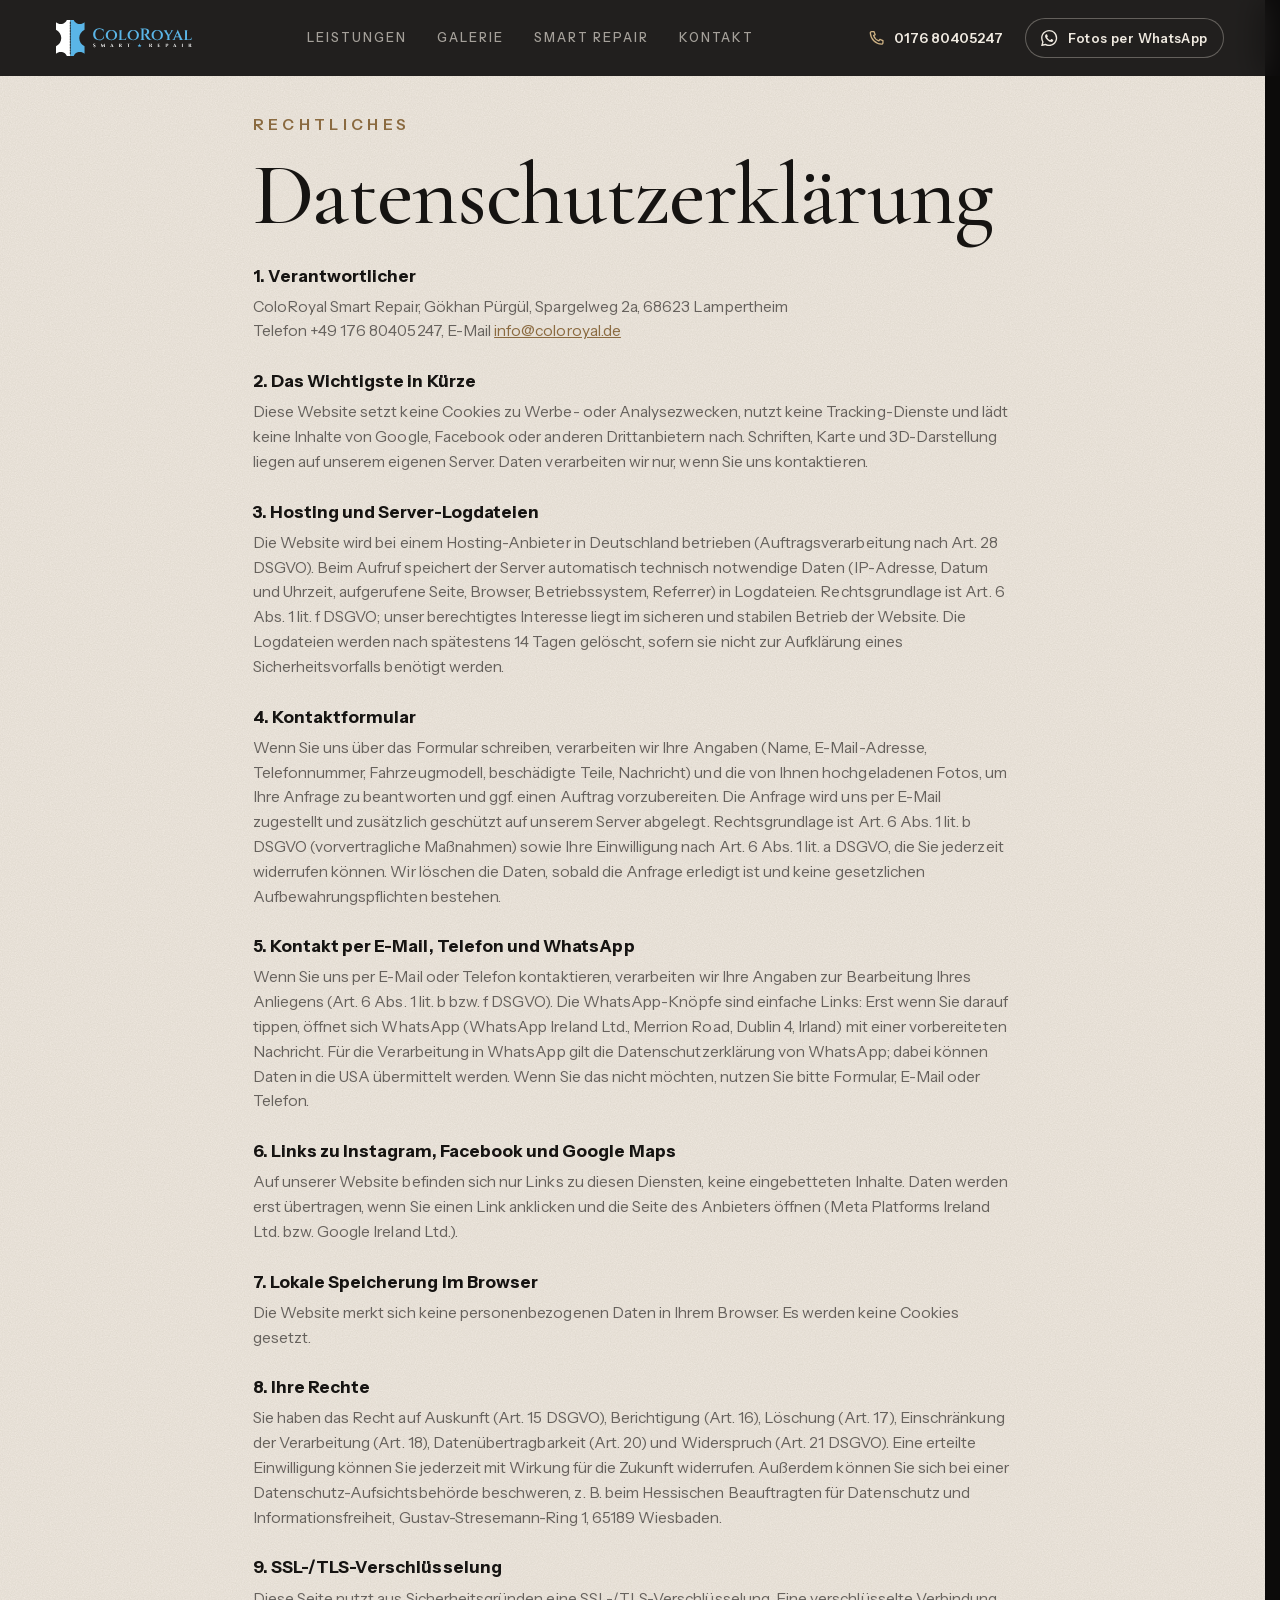
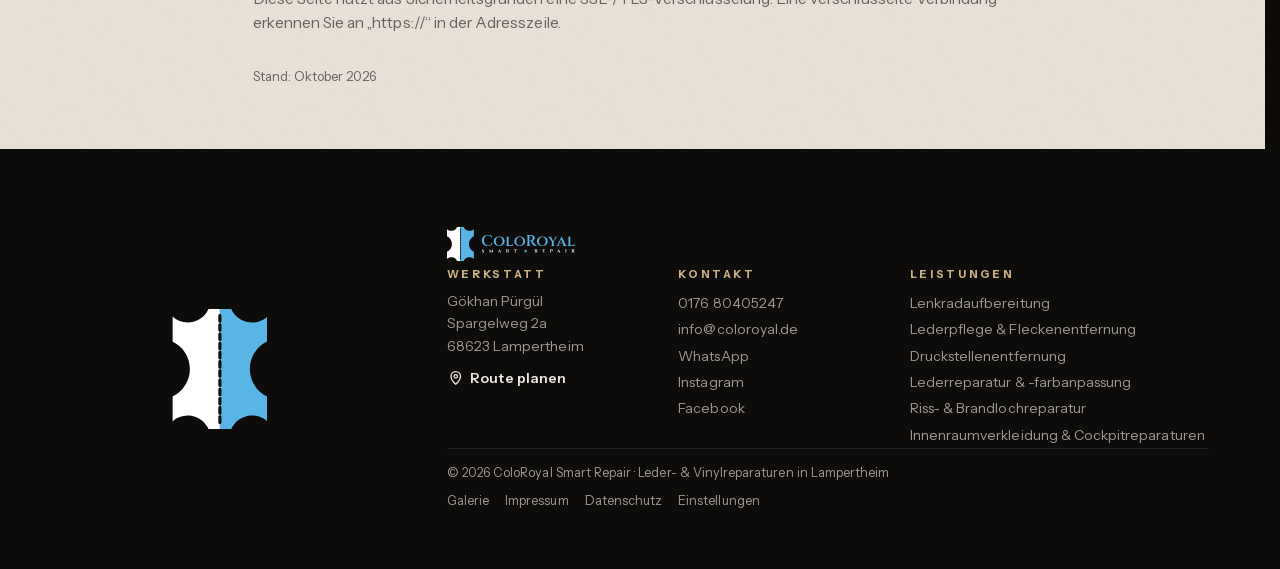
<file: datenschutz.html>
<!doctype html>
<html lang="de">
<head>
<meta charset="utf-8">
<meta name="robots" content="noindex, nofollow">
<meta name="viewport" content="width=device-width, initial-scale=1, viewport-fit=cover">
<title>Datenschutzerklärung – ColoRoyal Smart Repair</title>
<meta name="description" content="Datenschutzerklärung von ColoRoyal Smart Repair, Lampertheim.">

<link rel="canonical" href="https://www.coloroyal.de/datenschutz.html">
<meta property="og:type" content="website">
<meta property="og:site_name" content="ColoRoyal Smart Repair">
<meta property="og:title" content="Datenschutzerklärung – ColoRoyal Smart Repair">
<meta property="og:description" content="Datenschutzerklärung von ColoRoyal Smart Repair, Lampertheim.">
<meta property="og:image" content="https://www.coloroyal.de/assets/img/og.jpg">
<meta property="og:locale" content="de_DE">
<meta name="theme-color" content="#0b0a09">
<link rel="icon" href="assets/img/logo/favicon.svg" type="image/svg+xml">
<link rel="apple-touch-icon" href="assets/img/logo/apple-touch-icon.png">
<link rel="preload" href="assets/fonts/CormorantGaramond-normal-latin.woff2" as="font" type="font/woff2" crossorigin>
<link rel="preload" href="assets/fonts/InstrumentSans-normal-latin.woff2" as="font" type="font/woff2" crossorigin>
<link rel="stylesheet" href="assets/fonts/fonts.css">
<link rel="stylesheet" href="assets/css/site.css">
<script type="importmap">{"imports": {"three": "./vendor/three/build/three.module.min.js", "three/addons/": "./vendor/three/addons/"}}</script>

</head>
<body class="s-recht" data-base="">
<a class="sprung" href="#inhalt">Zum Inhalt</a>
<header class="kopf" id="kopf">
  <a class="kopf-logo" href="index.html" aria-label="ColoRoyal Smart Repair – zur Startseite"><img src="assets/img/logo/logo-quer-dunkel.svg" alt="ColoRoyal Smart Repair" width="183" height="48"></a>
  <nav class="kopf-nav" aria-label="Hauptmenü"><a href="leistungen.html">Leistungen</a><a href="galerie.html">Galerie</a><a href="index.html#smart-repair">Smart Repair</a><a href="kontakt.html">Kontakt</a></nav>
  <a class="kopf-tel" href="tel:+4917680405247"><svg class="ico" viewBox="0 0 24 24" aria-hidden="true" fill="none" stroke="currentColor" stroke-width="1.8" stroke-linecap="round" stroke-linejoin="round"><path d="M5 3.5h3.2l1.6 4.2-2.1 1.4a11.5 11.5 0 0 0 7.2 7.2l1.4-2.1 4.2 1.6V19a1.8 1.8 0 0 1-1.9 1.8C10.2 20.3 3.7 13.8 3.2 5.4A1.8 1.8 0 0 1 5 3.5z"/></svg><span>0176 80405247</span></a>
  <a class="knopf knopf-leder knopf-s js-wa" href="https://wa.me/4917680405247?text=Hallo%20ColoRoyal%2C%20ich%20h%C3%A4tte%20gerne%20eine%20Einsch%C3%A4tzung%20zu%20einem%20Lederschaden.%20Fotos%20schicke%20ich%20mit." target="_blank" rel="noopener"><svg class="ico" viewBox="0 0 24 24" aria-hidden="true"><path fill="currentColor" d="M17.47 14.38c-.3-.15-1.76-.87-2.03-.97-.27-.1-.47-.15-.67.15-.2.3-.77.97-.94 1.16-.17.2-.35.22-.64.08-.3-.15-1.26-.46-2.39-1.48-.88-.79-1.48-1.76-1.65-2.06-.17-.3-.02-.46.13-.6.13-.14.3-.35.45-.52.15-.17.2-.3.3-.5.1-.2.05-.37-.03-.52-.07-.15-.67-1.61-.92-2.2-.24-.58-.49-.5-.67-.51h-.57c-.2 0-.52.07-.8.37-.27.3-1.04 1.02-1.04 2.48s1.07 2.88 1.21 3.07c.15.2 2.1 3.2 5.08 4.49.71.31 1.26.49 1.7.63.71.22 1.36.19 1.87.12.57-.09 1.76-.72 2-1.41.25-.7.25-1.29.18-1.41-.08-.13-.27-.2-.57-.35m-5.42 7.4h-.01a9.87 9.87 0 0 1-5.03-1.38l-.36-.21-3.74.98 1-3.65-.24-.37a9.86 9.86 0 0 1-1.51-5.26c0-5.45 4.44-9.88 9.89-9.88 2.64 0 5.12 1.03 6.99 2.9a9.83 9.83 0 0 1 2.89 6.99c0 5.45-4.44 9.88-9.88 9.88m8.41-18.3A11.82 11.82 0 0 0 12.05 0C5.5 0 .16 5.34.16 11.89c0 2.1.55 4.14 1.59 5.95L.06 24l6.3-1.65a11.88 11.88 0 0 0 5.68 1.45h.01c6.55 0 11.89-5.34 11.89-11.89 0-3.18-1.24-6.17-3.48-8.41z"/></svg><span>Fotos per WhatsApp</span></a>
  <a class="kopf-wa js-wa" href="https://wa.me/4917680405247?text=Hallo%20ColoRoyal%2C%20ich%20h%C3%A4tte%20gerne%20eine%20Einsch%C3%A4tzung%20zu%20einem%20Lederschaden.%20Fotos%20schicke%20ich%20mit." target="_blank" rel="noopener" aria-label="Fotos per WhatsApp schicken"><svg class="ico" viewBox="0 0 24 24" aria-hidden="true"><path fill="currentColor" d="M17.47 14.38c-.3-.15-1.76-.87-2.03-.97-.27-.1-.47-.15-.67.15-.2.3-.77.97-.94 1.16-.17.2-.35.22-.64.08-.3-.15-1.26-.46-2.39-1.48-.88-.79-1.48-1.76-1.65-2.06-.17-.3-.02-.46.13-.6.13-.14.3-.35.45-.52.15-.17.2-.3.3-.5.1-.2.05-.37-.03-.52-.07-.15-.67-1.61-.92-2.2-.24-.58-.49-.5-.67-.51h-.57c-.2 0-.52.07-.8.37-.27.3-1.04 1.02-1.04 2.48s1.07 2.88 1.21 3.07c.15.2 2.1 3.2 5.08 4.49.71.31 1.26.49 1.7.63.71.22 1.36.19 1.87.12.57-.09 1.76-.72 2-1.41.25-.7.25-1.29.18-1.41-.08-.13-.27-.2-.57-.35m-5.42 7.4h-.01a9.87 9.87 0 0 1-5.03-1.38l-.36-.21-3.74.98 1-3.65-.24-.37a9.86 9.86 0 0 1-1.51-5.26c0-5.45 4.44-9.88 9.89-9.88 2.64 0 5.12 1.03 6.99 2.9a9.83 9.83 0 0 1 2.89 6.99c0 5.45-4.44 9.88-9.88 9.88m8.41-18.3A11.82 11.82 0 0 0 12.05 0C5.5 0 .16 5.34.16 11.89c0 2.1.55 4.14 1.59 5.95L.06 24l6.3-1.65a11.88 11.88 0 0 0 5.68 1.45h.01c6.55 0 11.89-5.34 11.89-11.89 0-3.18-1.24-6.17-3.48-8.41z"/></svg></a>
  <button class="kopf-menue" id="menueKnopf" aria-label="Menü öffnen" aria-expanded="false" aria-controls="menue"><i></i><i></i></button>
</header>
<div class="menue" id="menue" hidden>
  <nav class="menue-haupt" aria-label="Menü">
    <a href="index.html">Start</a><a href="leistungen.html">Leistungen</a><a href="galerie.html">Galerie</a><a href="kontakt.html">Kontakt</a>
  </nav>
  <div class="menue-l"><a href="leistungen/lenkradaufbereitung.html"><i style="--c:#1d1c1e"></i>Lenkradaufbereitung</a><a href="leistungen/lederpflege-fleckenentfernung.html"><i style="--c:#d8c9ae"></i>Lederpflege &amp; Fleckenentfernung</a><a href="leistungen/druckstellenentfernung.html"><i style="--c:#77797c"></i>Druckstellenentfernung</a><a href="leistungen/lederfarbauffrischung-anpassung.html"><i style="--c:#9c5428"></i>Lederreparatur &amp; -farbanpassung</a><a href="leistungen/riss-brandlochreparatur.html"><i style="--c:#5a1a22"></i>Riss- &amp; Brandlochreparatur</a><a href="leistungen/innenraumverkleidung-cockpitreparaturen.html"><i style="--c:#4a3a2c"></i>Innenraumverkleidung &amp; Cockpitreparaturen</a></div>
  <div class="menue-kontakt">
    <a href="tel:+4917680405247"><svg class="ico" viewBox="0 0 24 24" aria-hidden="true" fill="none" stroke="currentColor" stroke-width="1.8" stroke-linecap="round" stroke-linejoin="round"><path d="M5 3.5h3.2l1.6 4.2-2.1 1.4a11.5 11.5 0 0 0 7.2 7.2l1.4-2.1 4.2 1.6V19a1.8 1.8 0 0 1-1.9 1.8C10.2 20.3 3.7 13.8 3.2 5.4A1.8 1.8 0 0 1 5 3.5z"/></svg> 0176 80405247</a>
    <a href="mailto:info@coloroyal.de"><svg class="ico" viewBox="0 0 24 24" aria-hidden="true" fill="none" stroke="currentColor" stroke-width="1.8" stroke-linecap="round" stroke-linejoin="round"><rect x="3" y="5" width="18" height="14" rx="2.5"/><path d="m4 7 8 6 8-6"/></svg> info@coloroyal.de</a>
    <a href="https://instagram.com/coloroyal.de" target="_blank" rel="noopener"><svg class="ico" viewBox="0 0 24 24" aria-hidden="true" fill="none" stroke="currentColor" stroke-width="1.9"><rect x="3" y="3" width="18" height="18" rx="5.2"/><circle cx="12" cy="12" r="4.1"/><circle cx="17.4" cy="6.6" r="1.1" fill="currentColor" stroke="none"/></svg> @coloroyal.de</a>
  </div>
</div>
<main id="inhalt">

<section class="recht hell">
  <div class="recht-in">
    <p class="kicker">Rechtliches</p>
    <h1 class="disp">Datenschutz&shy;erklärung</h1>
    <h2>1. Verantwortlicher</h2>
    <p>ColoRoyal Smart Repair, Gökhan Pürgül, Spargelweg 2a, 68623 Lampertheim<br>Telefon +49 176 80405247, E-Mail <a href="mailto:info@coloroyal.de">info@coloroyal.de</a></p>
    <h2>2. Das Wichtigste in Kürze</h2>
    <p>Diese Website setzt keine Cookies zu Werbe- oder Analysezwecken, nutzt keine Tracking-Dienste und lädt keine Inhalte von Google, Facebook oder anderen Drittanbietern nach. Schriften, Karte und 3D-Darstellung liegen auf unserem eigenen Server. Daten verarbeiten wir nur, wenn Sie uns kontaktieren.</p>
    <h2>3. Hosting und Server-Logdateien</h2>
    <p>Die Website wird bei einem Hosting-Anbieter in Deutschland betrieben (Auftragsverarbeitung nach Art. 28 DSGVO). Beim Aufruf speichert der Server automatisch technisch notwendige Daten (IP-Adresse, Datum und Uhrzeit, aufgerufene Seite, Browser, Betriebssystem, Referrer) in Logdateien. Rechtsgrundlage ist Art. 6 Abs. 1 lit. f DSGVO; unser berechtigtes Interesse liegt im sicheren und stabilen Betrieb der Website. Die Logdateien werden nach spätestens 14 Tagen gelöscht, sofern sie nicht zur Aufklärung eines Sicherheitsvorfalls benötigt werden.</p>
    <h2>4. Kontaktformular</h2>
    <p>Wenn Sie uns über das Formular schreiben, verarbeiten wir Ihre Angaben (Name, E-Mail-Adresse, Telefonnummer, Fahrzeugmodell, beschädigte Teile, Nachricht) und die von Ihnen hochgeladenen Fotos, um Ihre Anfrage zu beantworten und ggf. einen Auftrag vorzubereiten. Die Anfrage wird uns per E-Mail zugestellt und zusätzlich geschützt auf unserem Server abgelegt. Rechtsgrundlage ist Art. 6 Abs. 1 lit. b DSGVO (vorvertragliche Maßnahmen) sowie Ihre Einwilligung nach Art. 6 Abs. 1 lit. a DSGVO, die Sie jederzeit widerrufen können. Wir löschen die Daten, sobald die Anfrage erledigt ist und keine gesetzlichen Aufbewahrungspflichten bestehen.</p>
    <h2>5. Kontakt per E-Mail, Telefon und WhatsApp</h2>
    <p>Wenn Sie uns per E-Mail oder Telefon kontaktieren, verarbeiten wir Ihre Angaben zur Bearbeitung Ihres Anliegens (Art. 6 Abs. 1 lit. b bzw. f DSGVO). Die WhatsApp-Knöpfe sind einfache Links: Erst wenn Sie darauf tippen, öffnet sich WhatsApp (WhatsApp Ireland Ltd., Merrion Road, Dublin 4, Irland) mit einer vorbereiteten Nachricht. Für die Verarbeitung in WhatsApp gilt die Datenschutzerklärung von WhatsApp; dabei können Daten in die USA übermittelt werden. Wenn Sie das nicht möchten, nutzen Sie bitte Formular, E-Mail oder Telefon.</p>
    <h2>6. Links zu Instagram, Facebook und Google Maps</h2>
    <p>Auf unserer Website befinden sich nur Links zu diesen Diensten, keine eingebetteten Inhalte. Daten werden erst übertragen, wenn Sie einen Link anklicken und die Seite des Anbieters öffnen (Meta Platforms Ireland Ltd. bzw. Google Ireland Ltd.).</p>
    <h2>7. Lokale Speicherung im Browser</h2>
    <p>Die Website merkt sich keine personenbezogenen Daten in Ihrem Browser. Es werden keine Cookies gesetzt.</p>
    <h2>8. Ihre Rechte</h2>
    <p>Sie haben das Recht auf Auskunft (Art. 15 DSGVO), Berichtigung (Art. 16), Löschung (Art. 17), Einschränkung der Verarbeitung (Art. 18), Datenübertragbarkeit (Art. 20) und Widerspruch (Art. 21 DSGVO). Eine erteilte Einwilligung können Sie jederzeit mit Wirkung für die Zukunft widerrufen. Außerdem können Sie sich bei einer Datenschutz-Aufsichtsbehörde beschweren, z. B. beim Hessischen Beauftragten für Datenschutz und Informationsfreiheit, Gustav-Stresemann-Ring 1, 65189 Wiesbaden.</p>
    <h2>9. SSL-/TLS-Verschlüsselung</h2>
    <p>Diese Seite nutzt aus Sicherheitsgründen eine SSL-/TLS-Verschlüsselung. Eine verschlüsselte Verbindung erkennen Sie an „https://“ in der Adresszeile.</p>
    <p class="recht-stand">Stand: Oktober 2026</p>
  </div>
</section>
</main>
<footer class="fuss dunkel korn" id="fuss">
  <div class="fuss-patch" aria-hidden="true"><canvas id="patch3d"></canvas><img class="patch-ersatz" src="assets/img/logo/zeichen-dunkel.svg" alt=""></div>
  <div class="fuss-inhalt">
    <img class="fuss-logo" src="assets/img/logo/logo-quer-dunkel.svg" alt="ColoRoyal Smart Repair" width="230" height="61" loading="lazy">
    <div class="fuss-spalten">
      <div><h3>Werkstatt</h3><p>Gökhan Pürgül<br>Spargelweg 2a<br>68623 Lampertheim</p><a class="fuss-route" href="https://www.google.com/maps/dir/?api=1&destination=Spargelweg+2a%2C+68623+Lampertheim" target="_blank" rel="noopener"><svg class="ico" viewBox="0 0 24 24" aria-hidden="true" fill="none" stroke="currentColor" stroke-width="1.8" stroke-linecap="round" stroke-linejoin="round"><path d="M12 21s-6.5-5.6-6.5-11a6.5 6.5 0 0 1 13 0c0 5.4-6.5 11-6.5 11z"/><circle cx="12" cy="10" r="2.4"/></svg> Route planen</a></div>
      <div><h3>Kontakt</h3><a href="tel:+4917680405247">0176 80405247</a><a href="mailto:info@coloroyal.de">info@coloroyal.de</a><a class="js-wa" href="https://wa.me/4917680405247?text=Hallo%20ColoRoyal%2C%20ich%20h%C3%A4tte%20gerne%20eine%20Einsch%C3%A4tzung%20zu%20einem%20Lederschaden.%20Fotos%20schicke%20ich%20mit." target="_blank" rel="noopener">WhatsApp</a><a href="https://instagram.com/coloroyal.de" target="_blank" rel="noopener">Instagram</a><a href="https://www.facebook.com/coloroyal/" target="_blank" rel="noopener">Facebook</a></div>
      <div class="fuss-l"><h3>Leistungen</h3><a href="leistungen/lenkradaufbereitung.html">Lenkradaufbereitung</a><a href="leistungen/lederpflege-fleckenentfernung.html">Lederpflege &amp; Fleckenentfernung</a><a href="leistungen/druckstellenentfernung.html">Druckstellenentfernung</a><a href="leistungen/lederfarbauffrischung-anpassung.html">Lederreparatur &amp; -farbanpassung</a><a href="leistungen/riss-brandlochreparatur.html">Riss- &amp; Brandlochreparatur</a><a href="leistungen/innenraumverkleidung-cockpitreparaturen.html">Innenraumverkleidung &amp; Cockpitreparaturen</a></div>
    </div>
    <div class="fuss-unten"><span>© 2026 ColoRoyal Smart Repair · Leder- &amp; Vinylreparaturen in Lampertheim</span><span><a href="galerie.html">Galerie</a><a href="impressum.html">Impressum</a><a href="datenschutz.html">Datenschutz</a><a href="einstellungen/" rel="nofollow">Einstellungen</a></span></div>
  </div>
</footer>
<script type="module" src="assets/js/site.js"></script>

</body>
</html>
</file>
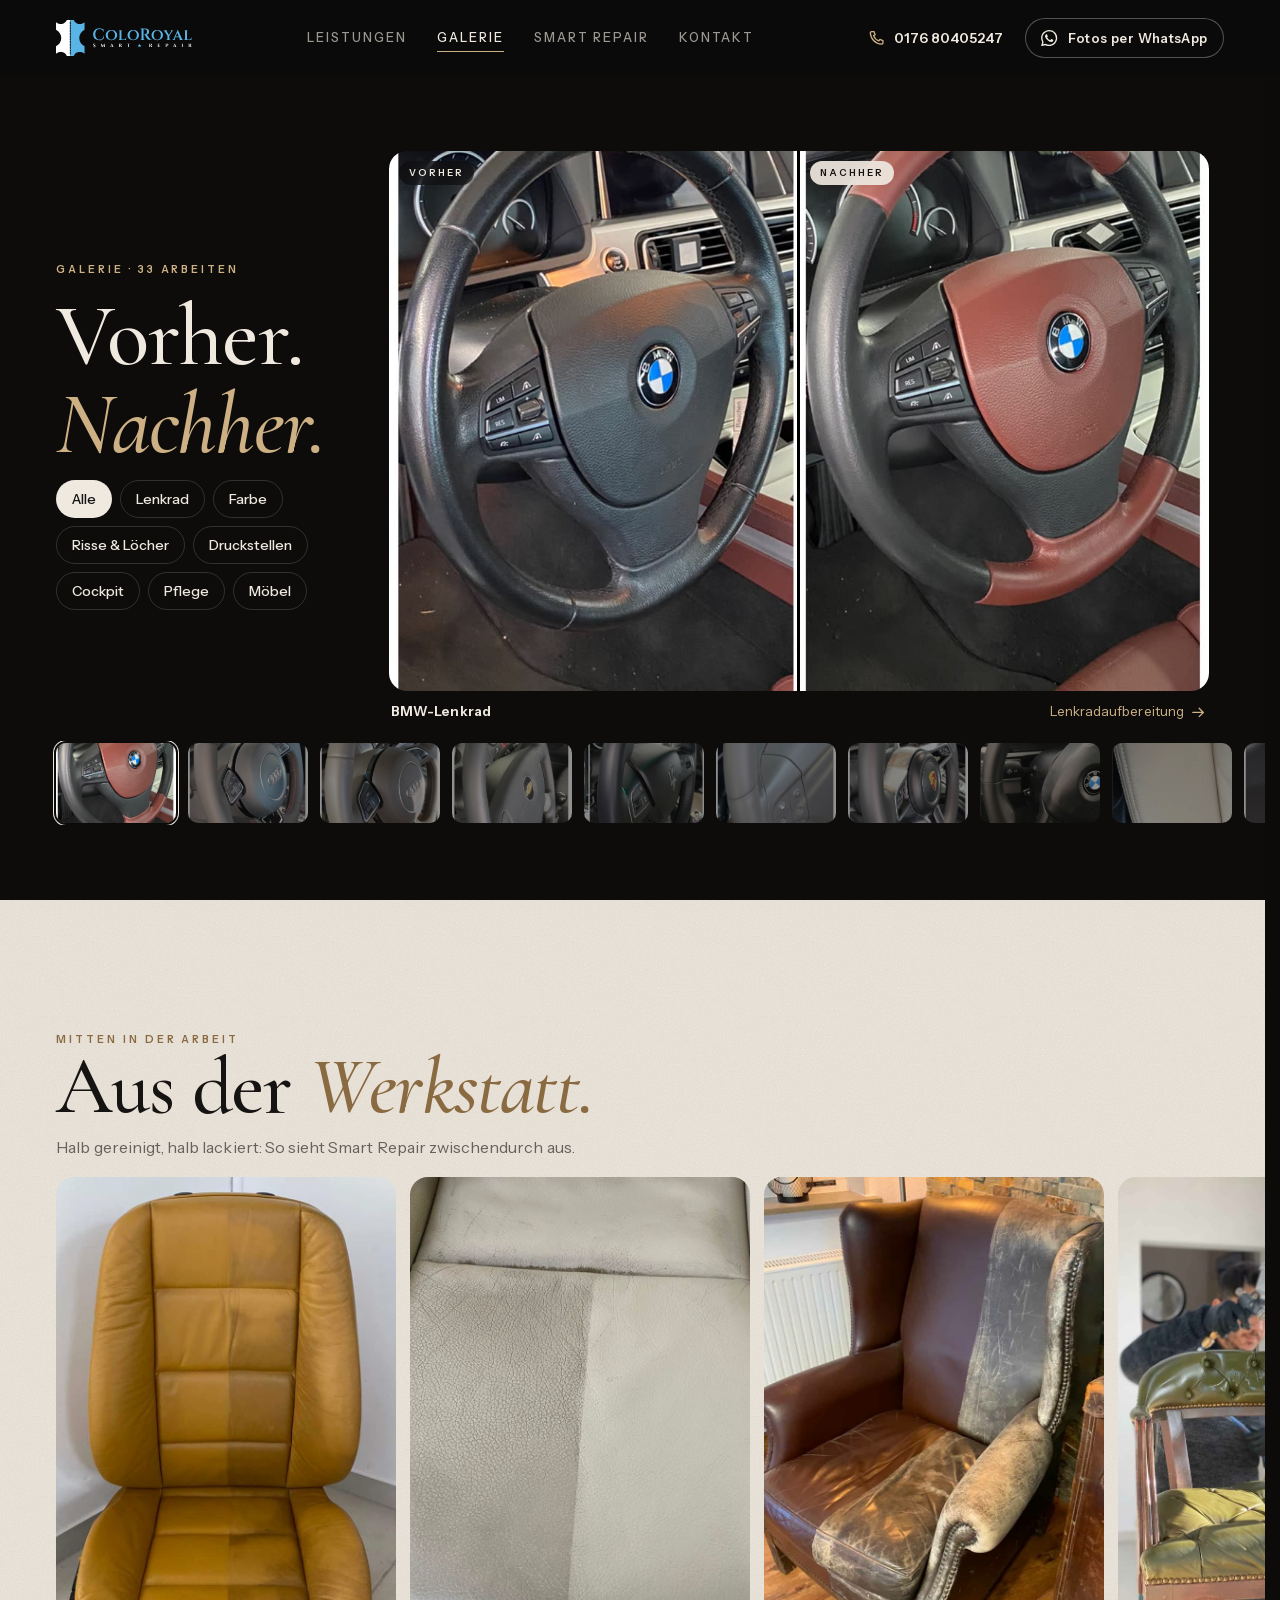
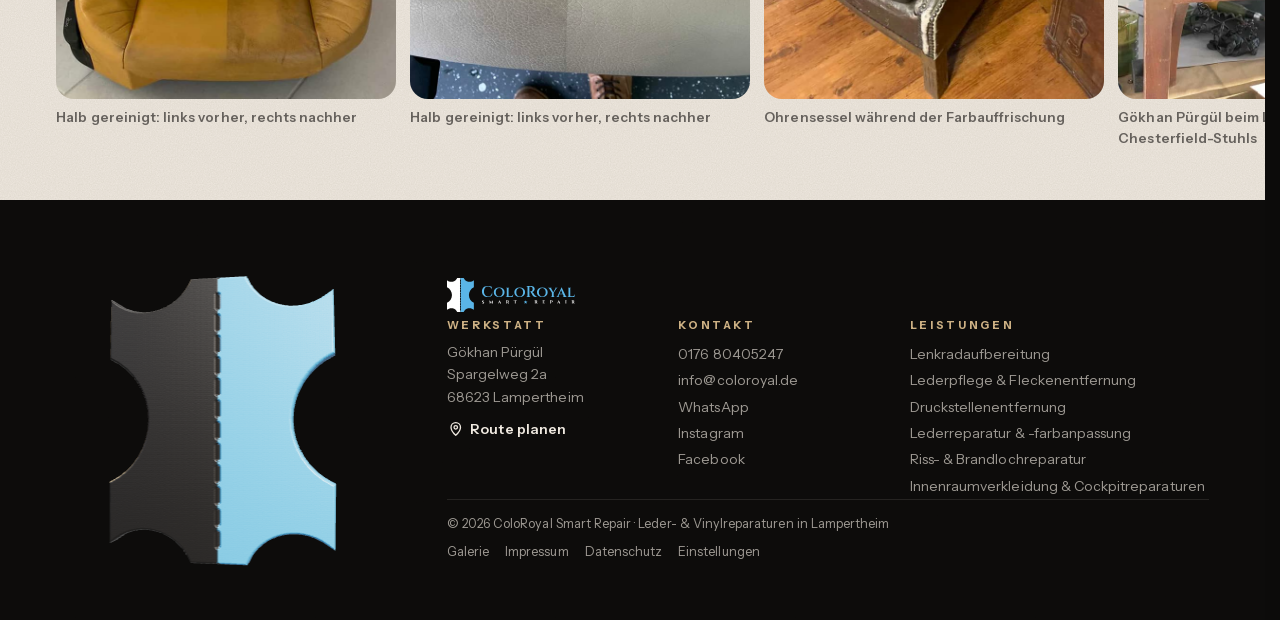
<file: galerie.html>
<!doctype html>
<html lang="de">
<head>
<meta charset="utf-8">
<meta name="robots" content="noindex, nofollow">
<meta name="viewport" content="width=device-width, initial-scale=1, viewport-fit=cover">
<title>Galerie: Vorher / Nachher – Lederreparaturen | ColoRoyal Lampertheim</title>
<meta name="description" content="Echte Vorher-Nachher-Bilder: Lenkräder, Autositze, Risse, Brandlöcher, Druckstellen, Cockpit und Möbel – repariert von ColoRoyal Smart Repair in Lampertheim.">

<link rel="canonical" href="https://www.coloroyal.de/galerie.html">
<meta property="og:type" content="website">
<meta property="og:site_name" content="ColoRoyal Smart Repair">
<meta property="og:title" content="Galerie: Vorher / Nachher – Lederreparaturen | ColoRoyal Lampertheim">
<meta property="og:description" content="Echte Vorher-Nachher-Bilder: Lenkräder, Autositze, Risse, Brandlöcher, Druckstellen, Cockpit und Möbel – repariert von ColoRoyal Smart Repair in Lampertheim.">
<meta property="og:image" content="https://www.coloroyal.de/assets/img/og.jpg">
<meta property="og:locale" content="de_DE">
<meta name="theme-color" content="#0b0a09">
<link rel="icon" href="assets/img/logo/favicon.svg" type="image/svg+xml">
<link rel="apple-touch-icon" href="assets/img/logo/apple-touch-icon.png">
<link rel="preload" href="assets/fonts/CormorantGaramond-normal-latin.woff2" as="font" type="font/woff2" crossorigin>
<link rel="preload" href="assets/fonts/InstrumentSans-normal-latin.woff2" as="font" type="font/woff2" crossorigin>
<link rel="stylesheet" href="assets/fonts/fonts.css">
<link rel="stylesheet" href="assets/css/site.css">
<script type="importmap">{"imports": {"three": "./vendor/three/build/three.module.min.js", "three/addons/": "./vendor/three/addons/"}}</script>

</head>
<body class="s-galerie" data-base="">
<a class="sprung" href="#inhalt">Zum Inhalt</a>
<header class="kopf" id="kopf">
  <a class="kopf-logo" href="index.html" aria-label="ColoRoyal Smart Repair – zur Startseite"><img src="assets/img/logo/logo-quer-dunkel.svg" alt="ColoRoyal Smart Repair" width="183" height="48"></a>
  <nav class="kopf-nav" aria-label="Hauptmenü"><a href="leistungen.html">Leistungen</a><a href="galerie.html" aria-current="page">Galerie</a><a href="index.html#smart-repair">Smart Repair</a><a href="kontakt.html">Kontakt</a></nav>
  <a class="kopf-tel" href="tel:+4917680405247"><svg class="ico" viewBox="0 0 24 24" aria-hidden="true" fill="none" stroke="currentColor" stroke-width="1.8" stroke-linecap="round" stroke-linejoin="round"><path d="M5 3.5h3.2l1.6 4.2-2.1 1.4a11.5 11.5 0 0 0 7.2 7.2l1.4-2.1 4.2 1.6V19a1.8 1.8 0 0 1-1.9 1.8C10.2 20.3 3.7 13.8 3.2 5.4A1.8 1.8 0 0 1 5 3.5z"/></svg><span>0176 80405247</span></a>
  <a class="knopf knopf-leder knopf-s js-wa" href="https://wa.me/4917680405247?text=Hallo%20ColoRoyal%2C%20ich%20h%C3%A4tte%20gerne%20eine%20Einsch%C3%A4tzung%20zu%20einem%20Lederschaden.%20Fotos%20schicke%20ich%20mit." target="_blank" rel="noopener"><svg class="ico" viewBox="0 0 24 24" aria-hidden="true"><path fill="currentColor" d="M17.47 14.38c-.3-.15-1.76-.87-2.03-.97-.27-.1-.47-.15-.67.15-.2.3-.77.97-.94 1.16-.17.2-.35.22-.64.08-.3-.15-1.26-.46-2.39-1.48-.88-.79-1.48-1.76-1.65-2.06-.17-.3-.02-.46.13-.6.13-.14.3-.35.45-.52.15-.17.2-.3.3-.5.1-.2.05-.37-.03-.52-.07-.15-.67-1.61-.92-2.2-.24-.58-.49-.5-.67-.51h-.57c-.2 0-.52.07-.8.37-.27.3-1.04 1.02-1.04 2.48s1.07 2.88 1.21 3.07c.15.2 2.1 3.2 5.08 4.49.71.31 1.26.49 1.7.63.71.22 1.36.19 1.87.12.57-.09 1.76-.72 2-1.41.25-.7.25-1.29.18-1.41-.08-.13-.27-.2-.57-.35m-5.42 7.4h-.01a9.87 9.87 0 0 1-5.03-1.38l-.36-.21-3.74.98 1-3.65-.24-.37a9.86 9.86 0 0 1-1.51-5.26c0-5.45 4.44-9.88 9.89-9.88 2.64 0 5.12 1.03 6.99 2.9a9.83 9.83 0 0 1 2.89 6.99c0 5.45-4.44 9.88-9.88 9.88m8.41-18.3A11.82 11.82 0 0 0 12.05 0C5.5 0 .16 5.34.16 11.89c0 2.1.55 4.14 1.59 5.95L.06 24l6.3-1.65a11.88 11.88 0 0 0 5.68 1.45h.01c6.55 0 11.89-5.34 11.89-11.89 0-3.18-1.24-6.17-3.48-8.41z"/></svg><span>Fotos per WhatsApp</span></a>
  <a class="kopf-wa js-wa" href="https://wa.me/4917680405247?text=Hallo%20ColoRoyal%2C%20ich%20h%C3%A4tte%20gerne%20eine%20Einsch%C3%A4tzung%20zu%20einem%20Lederschaden.%20Fotos%20schicke%20ich%20mit." target="_blank" rel="noopener" aria-label="Fotos per WhatsApp schicken"><svg class="ico" viewBox="0 0 24 24" aria-hidden="true"><path fill="currentColor" d="M17.47 14.38c-.3-.15-1.76-.87-2.03-.97-.27-.1-.47-.15-.67.15-.2.3-.77.97-.94 1.16-.17.2-.35.22-.64.08-.3-.15-1.26-.46-2.39-1.48-.88-.79-1.48-1.76-1.65-2.06-.17-.3-.02-.46.13-.6.13-.14.3-.35.45-.52.15-.17.2-.3.3-.5.1-.2.05-.37-.03-.52-.07-.15-.67-1.61-.92-2.2-.24-.58-.49-.5-.67-.51h-.57c-.2 0-.52.07-.8.37-.27.3-1.04 1.02-1.04 2.48s1.07 2.88 1.21 3.07c.15.2 2.1 3.2 5.08 4.49.71.31 1.26.49 1.7.63.71.22 1.36.19 1.87.12.57-.09 1.76-.72 2-1.41.25-.7.25-1.29.18-1.41-.08-.13-.27-.2-.57-.35m-5.42 7.4h-.01a9.87 9.87 0 0 1-5.03-1.38l-.36-.21-3.74.98 1-3.65-.24-.37a9.86 9.86 0 0 1-1.51-5.26c0-5.45 4.44-9.88 9.89-9.88 2.64 0 5.12 1.03 6.99 2.9a9.83 9.83 0 0 1 2.89 6.99c0 5.45-4.44 9.88-9.88 9.88m8.41-18.3A11.82 11.82 0 0 0 12.05 0C5.5 0 .16 5.34.16 11.89c0 2.1.55 4.14 1.59 5.95L.06 24l6.3-1.65a11.88 11.88 0 0 0 5.68 1.45h.01c6.55 0 11.89-5.34 11.89-11.89 0-3.18-1.24-6.17-3.48-8.41z"/></svg></a>
  <button class="kopf-menue" id="menueKnopf" aria-label="Menü öffnen" aria-expanded="false" aria-controls="menue"><i></i><i></i></button>
</header>
<div class="menue" id="menue" hidden>
  <nav class="menue-haupt" aria-label="Menü">
    <a href="index.html">Start</a><a href="leistungen.html">Leistungen</a><a href="galerie.html">Galerie</a><a href="kontakt.html">Kontakt</a>
  </nav>
  <div class="menue-l"><a href="leistungen/lenkradaufbereitung.html"><i style="--c:#1d1c1e"></i>Lenkradaufbereitung</a><a href="leistungen/lederpflege-fleckenentfernung.html"><i style="--c:#d8c9ae"></i>Lederpflege &amp; Fleckenentfernung</a><a href="leistungen/druckstellenentfernung.html"><i style="--c:#77797c"></i>Druckstellenentfernung</a><a href="leistungen/lederfarbauffrischung-anpassung.html"><i style="--c:#9c5428"></i>Lederreparatur &amp; -farbanpassung</a><a href="leistungen/riss-brandlochreparatur.html"><i style="--c:#5a1a22"></i>Riss- &amp; Brandlochreparatur</a><a href="leistungen/innenraumverkleidung-cockpitreparaturen.html"><i style="--c:#4a3a2c"></i>Innenraumverkleidung &amp; Cockpitreparaturen</a></div>
  <div class="menue-kontakt">
    <a href="tel:+4917680405247"><svg class="ico" viewBox="0 0 24 24" aria-hidden="true" fill="none" stroke="currentColor" stroke-width="1.8" stroke-linecap="round" stroke-linejoin="round"><path d="M5 3.5h3.2l1.6 4.2-2.1 1.4a11.5 11.5 0 0 0 7.2 7.2l1.4-2.1 4.2 1.6V19a1.8 1.8 0 0 1-1.9 1.8C10.2 20.3 3.7 13.8 3.2 5.4A1.8 1.8 0 0 1 5 3.5z"/></svg> 0176 80405247</a>
    <a href="mailto:info@coloroyal.de"><svg class="ico" viewBox="0 0 24 24" aria-hidden="true" fill="none" stroke="currentColor" stroke-width="1.8" stroke-linecap="round" stroke-linejoin="round"><rect x="3" y="5" width="18" height="14" rx="2.5"/><path d="m4 7 8 6 8-6"/></svg> info@coloroyal.de</a>
    <a href="https://instagram.com/coloroyal.de" target="_blank" rel="noopener"><svg class="ico" viewBox="0 0 24 24" aria-hidden="true" fill="none" stroke="currentColor" stroke-width="1.9"><rect x="3" y="3" width="18" height="18" rx="5.2"/><circle cx="12" cy="12" r="4.1"/><circle cx="17.4" cy="6.6" r="1.1" fill="currentColor" stroke="none"/></svg> @coloroyal.de</a>
  </div>
</div>
<main id="inhalt">

<section class="galerie dunkel korn scr">
  <div class="g-kopf">
    <p class="kicker">Galerie · 33 Arbeiten</p>
    <h1 class="disp">Vorher. <em>Nachher.</em></h1>
    <div class="g-filter wisch" role="toolbar" aria-label="Filter"><button class="chip an" data-filter="alle">Alle</button><button class="chip" data-filter="lenkradaufbereitung">Lenkrad</button><button class="chip" data-filter="lederfarbauffrischung-anpassung">Farbe</button><button class="chip" data-filter="riss-brandlochreparatur">Risse &amp; Löcher</button><button class="chip" data-filter="druckstellenentfernung">Druckstellen</button><button class="chip" data-filter="innenraumverkleidung-cockpitreparaturen">Cockpit</button><button class="chip" data-filter="lederpflege-fleckenentfernung">Pflege</button><button class="chip" data-filter="moebel">Möbel</button></div>
  </div>
  <div class="g-buehne">
    <figure class="dp dp-gross" data-id="lenkrad-bmw-1" data-quer="0">
  <div class="dp-h"><img class="dp-v" src="assets/img/arbeiten/lenkrad-bmw-1-v.jpg" alt="Vorher: BMW-Lenkrad" width="550" height="1100"><span class="dp-l">Vorher</span></div>
  <div class="dp-h"><img class="dp-n" src="assets/img/arbeiten/lenkrad-bmw-1-n.jpg" alt="Nachher: BMW-Lenkrad" width="550" height="1100"><span class="dp-l dp-ln">Nachher</span></div>
</figure>
    <p class="vh-info"><b id="gTitel">BMW-Lenkrad</b><a id="gLeistung" href="leistungen/lenkradaufbereitung.html">Lenkradaufbereitung <svg class="ico pfeil" viewBox="0 0 24 24" aria-hidden="true" fill="none" stroke="currentColor" stroke-width="1.8" stroke-linecap="round" stroke-linejoin="round"><path d="M4 12h15M13 6l6 6-6 6"/></svg></a></p>
  </div>
  <div class="g-leiste wisch" id="gLeiste"><button class="vt" data-id="lenkrad-bmw-1" data-l="lenkradaufbereitung" aria-label="BMW-Lenkrad"><img src="assets/img/arbeiten/lenkrad-bmw-1-n.jpg" alt="" loading="lazy" width="550" height="1100"><span>BMW-Lenkrad</span></button><button class="vt" data-id="lenkrad-audi" data-l="lenkradaufbereitung" aria-label="Audi-Lenkrad"><img src="assets/img/arbeiten/lenkrad-audi-n.jpg" alt="" loading="lazy" width="550" height="1100"><span>Audi-Lenkrad</span></button><button class="vt" data-id="lenkrad-griff" data-l="lenkradaufbereitung" aria-label="Lenkrad"><img src="assets/img/arbeiten/lenkrad-griff-n.jpg" alt="" loading="lazy" width="550" height="1100"><span>Lenkrad</span></button><button class="vt" data-id="lenkrad-gelb" data-l="lenkradaufbereitung" aria-label="Sportlenkrad"><img src="assets/img/arbeiten/lenkrad-gelb-n.jpg" alt="" loading="lazy" width="631" height="1100"><span>Sportlenkrad</span></button><button class="vt" data-id="lenkrad-maserati" data-l="lenkradaufbereitung" aria-label="Maserati-Lenkrad"><img src="assets/img/arbeiten/lenkrad-maserati-n.jpg" alt="" loading="lazy" width="550" height="1100"><span>Maserati-Lenkrad</span></button><button class="vt" data-id="lenkrad-grau" data-l="lenkradaufbereitung" aria-label="Lenkrad in Grau"><img src="assets/img/arbeiten/lenkrad-grau-n.jpg" alt="" loading="lazy" width="550" height="1100"><span>Lenkrad in Grau</span></button><button class="vt" data-id="lenkrad-porsche" data-l="lenkradaufbereitung" aria-label="Porsche-Lenkrad"><img src="assets/img/arbeiten/lenkrad-porsche-n.jpg" alt="" loading="lazy" width="550" height="1100"><span>Porsche-Lenkrad</span></button><button class="vt" data-id="lenkrad-bmw-2" data-l="lenkradaufbereitung" aria-label="BMW-Lenkrad"><img src="assets/img/arbeiten/lenkrad-bmw-2-n.jpg" alt="" loading="lazy" width="611" height="1100"><span>BMW-Lenkrad</span></button><button class="vt" data-id="pflege-sitz" data-l="lederpflege-fleckenentfernung" aria-label="Heller Ledersitz"><img src="assets/img/arbeiten/pflege-sitz-n.jpg" alt="" loading="lazy" width="611" height="1100"><span>Heller Ledersitz</span></button><button class="vt" data-id="druck-verkleidung" data-l="druckstellenentfernung" aria-label="Verkleidung"><img src="assets/img/arbeiten/druck-verkleidung-n.jpg" alt="" loading="lazy" width="550" height="1100"><span>Verkleidung</span></button><button class="vt" data-id="druck-loecher" data-l="druckstellenentfernung" aria-label="Verkleidung"><img src="assets/img/arbeiten/druck-loecher-n.jpg" alt="" loading="lazy" width="1100" height="550"><span>Verkleidung</span></button><button class="vt" data-id="druck-sitz" data-l="druckstellenentfernung" aria-label="Ledersitz"><img src="assets/img/arbeiten/druck-sitz-n.jpg" alt="" loading="lazy" width="1100" height="413"><span>Ledersitz</span></button><button class="vt" data-id="farbe-wange" data-l="lederfarbauffrischung-anpassung" aria-label="Sitzwange"><img src="assets/img/arbeiten/farbe-wange-n.jpg" alt="" loading="lazy" width="550" height="1100"><span>Sitzwange</span></button><button class="vt" data-id="farbe-kopf" data-l="lederfarbauffrischung-anpassung" aria-label="Schwarzer Sitz"><img src="assets/img/arbeiten/farbe-kopf-n.jpg" alt="" loading="lazy" width="549" height="1100"><span>Schwarzer Sitz</span></button><button class="vt" data-id="farbe-sitz" data-l="lederfarbauffrischung-anpassung" aria-label="Weißer Sitz"><img src="assets/img/arbeiten/farbe-sitz-n.jpg" alt="" loading="lazy" width="549" height="1100"><span>Weißer Sitz</span></button><button class="vt" data-id="farbe-beige" data-l="lederfarbauffrischung-anpassung" aria-label="Beiger Sitz"><img src="assets/img/arbeiten/farbe-beige-n.jpg" alt="" loading="lazy" width="670" height="1100"><span>Beiger Sitz</span></button><button class="vt" data-id="farbe-schwarz" data-l="lederfarbauffrischung-anpassung" aria-label="Schwarzer Sportsitz"><img src="assets/img/arbeiten/farbe-schwarz-n.jpg" alt="" loading="lazy" width="549" height="1100"><span>Schwarzer Sportsitz</span></button><button class="vt" data-id="farbe-cognac" data-l="lederfarbauffrischung-anpassung" aria-label="Cognac-Sitz"><img src="assets/img/arbeiten/farbe-cognac-n.jpg" alt="" loading="lazy" width="550" height="1100"><span>Cognac-Sitz</span></button><button class="vt" data-id="farbe-braun" data-l="lederfarbauffrischung-anpassung" aria-label="Braune Sitzwange"><img src="assets/img/arbeiten/farbe-braun-n.jpg" alt="" loading="lazy" width="549" height="1100"><span>Braune Sitzwange</span></button><button class="vt" data-id="farbe-kratzer" data-l="lederfarbauffrischung-anpassung" aria-label="Sitzwange in Cognac"><img src="assets/img/arbeiten/farbe-kratzer-n.jpg" alt="" loading="lazy" width="550" height="1100"><span>Sitzwange in Cognac</span></button><button class="vt" data-id="riss-armlehne" data-l="riss-brandlochreparatur" aria-label="Armlehne"><img src="assets/img/arbeiten/riss-armlehne-n.jpg" alt="" loading="lazy" width="611" height="1100"><span>Armlehne</span></button><button class="vt" data-id="riss-wange" data-l="riss-brandlochreparatur" aria-label="Schwarzer Sitz"><img src="assets/img/arbeiten/riss-wange-n.jpg" alt="" loading="lazy" width="550" height="1100"><span>Schwarzer Sitz</span></button><button class="vt" data-id="riss-grau" data-l="riss-brandlochreparatur" aria-label="Grauer Sitz"><img src="assets/img/arbeiten/riss-grau-n.jpg" alt="" loading="lazy" width="1100" height="550"><span>Grauer Sitz</span></button><button class="vt" data-id="brandloch" data-l="riss-brandlochreparatur" aria-label="Heller Sitz"><img src="assets/img/arbeiten/brandloch-n.jpg" alt="" loading="lazy" width="1100" height="550"><span>Heller Sitz</span></button><button class="vt" data-id="riss-perforiert" data-l="riss-brandlochreparatur" aria-label="Lochleder"><img src="assets/img/arbeiten/riss-perforiert-n.jpg" alt="" loading="lazy" width="1100" height="550"><span>Lochleder</span></button><button class="vt" data-id="riss-sitz" data-l="riss-brandlochreparatur" aria-label="Grauer Sitz"><img src="assets/img/arbeiten/riss-sitz-n.jpg" alt="" loading="lazy" width="611" height="1100"><span>Grauer Sitz</span></button><button class="vt" data-id="riss-seite" data-l="riss-brandlochreparatur" aria-label="Sportsitz"><img src="assets/img/arbeiten/riss-seite-n.jpg" alt="" loading="lazy" width="611" height="1100"><span>Sportsitz</span></button><button class="vt" data-id="cockpit-knauf" data-l="innenraumverkleidung-cockpitreparaturen" aria-label="Schaltknauf"><img src="assets/img/arbeiten/cockpit-knauf-n.jpg" alt="" loading="lazy" width="550" height="1100"><span>Schaltknauf</span></button><button class="vt" data-id="cockpit-konsole" data-l="innenraumverkleidung-cockpitreparaturen" aria-label="Mittelkonsole"><img src="assets/img/arbeiten/cockpit-konsole-n.jpg" alt="" loading="lazy" width="1100" height="549"><span>Mittelkonsole</span></button><button class="vt" data-id="cockpit-luefter" data-l="innenraumverkleidung-cockpitreparaturen" aria-label="Cockpit"><img src="assets/img/arbeiten/cockpit-luefter-n.jpg" alt="" loading="lazy" width="1100" height="550"><span>Cockpit</span></button><button class="vt" data-id="cockpit-tuer" data-l="innenraumverkleidung-cockpitreparaturen" aria-label="Türverkleidung"><img src="assets/img/arbeiten/cockpit-tuer-n.jpg" alt="" loading="lazy" width="550" height="1100"><span>Türverkleidung</span></button><button class="vt" data-id="cockpit-benz" data-l="innenraumverkleidung-cockpitreparaturen" aria-label="Mercedes-Schaltknauf"><img src="assets/img/arbeiten/cockpit-benz-n.jpg" alt="" loading="lazy" width="611" height="1100"><span>Mercedes-Schaltknauf</span></button><button class="vt" data-id="moebel-stuhl" data-l="moebel" aria-label="Chesterfield-Stuhl"><img src="assets/img/arbeiten/moebel-stuhl-n.jpg" alt="" loading="lazy" width="611" height="1100"><span>Chesterfield-Stuhl</span></button></div>
</section>
<section class="g-werkstatt hell scr">
  <div class="gw-kopf">
    <p class="kicker">Mitten in der Arbeit</p>
    <h2 class="disp">Aus der <em>Werkstatt.</em></h2>
    <p>Halb gereinigt, halb lackiert: So sieht Smart Repair zwischendurch aus.</p>
  </div>
  <div class="gw-leiste wisch"><figure class="g-einzel"><img src="assets/img/arbeiten/pflege-halb-gelb.jpg" alt="Halb gereinigt: links vorher, rechts nachher" loading="lazy" width="1100" height="1100"><figcaption>Halb gereinigt: links vorher, rechts nachher</figcaption></figure><figure class="g-einzel"><img src="assets/img/arbeiten/pflege-halb-grau.jpg" alt="Halb gereinigt: links vorher, rechts nachher" loading="lazy" width="825" height="1100"><figcaption>Halb gereinigt: links vorher, rechts nachher</figcaption></figure><figure class="g-einzel"><img src="assets/img/arbeiten/moebel-ohrensessel.jpg" alt="Ohrensessel während der Farbauffrischung" loading="lazy" width="1100" height="1100"><figcaption>Ohrensessel während der Farbauffrischung</figcaption></figure><figure class="g-einzel"><img src="assets/img/arbeiten/werkstatt-goekhan.jpg" alt="Gökhan Pürgül beim Lackieren eines Chesterfield-Stuhls" loading="lazy" width="825" height="1100"><figcaption>Gökhan Pürgül beim Lackieren eines Chesterfield-Stuhls</figcaption></figure></div>
</section>

</main>
<footer class="fuss dunkel korn" id="fuss">
  <div class="fuss-patch" aria-hidden="true"><canvas id="patch3d"></canvas><img class="patch-ersatz" src="assets/img/logo/zeichen-dunkel.svg" alt=""></div>
  <div class="fuss-inhalt">
    <img class="fuss-logo" src="assets/img/logo/logo-quer-dunkel.svg" alt="ColoRoyal Smart Repair" width="230" height="61" loading="lazy">
    <div class="fuss-spalten">
      <div><h3>Werkstatt</h3><p>Gökhan Pürgül<br>Spargelweg 2a<br>68623 Lampertheim</p><a class="fuss-route" href="https://www.google.com/maps/dir/?api=1&destination=Spargelweg+2a%2C+68623+Lampertheim" target="_blank" rel="noopener"><svg class="ico" viewBox="0 0 24 24" aria-hidden="true" fill="none" stroke="currentColor" stroke-width="1.8" stroke-linecap="round" stroke-linejoin="round"><path d="M12 21s-6.5-5.6-6.5-11a6.5 6.5 0 0 1 13 0c0 5.4-6.5 11-6.5 11z"/><circle cx="12" cy="10" r="2.4"/></svg> Route planen</a></div>
      <div><h3>Kontakt</h3><a href="tel:+4917680405247">0176 80405247</a><a href="mailto:info@coloroyal.de">info@coloroyal.de</a><a class="js-wa" href="https://wa.me/4917680405247?text=Hallo%20ColoRoyal%2C%20ich%20h%C3%A4tte%20gerne%20eine%20Einsch%C3%A4tzung%20zu%20einem%20Lederschaden.%20Fotos%20schicke%20ich%20mit." target="_blank" rel="noopener">WhatsApp</a><a href="https://instagram.com/coloroyal.de" target="_blank" rel="noopener">Instagram</a><a href="https://www.facebook.com/coloroyal/" target="_blank" rel="noopener">Facebook</a></div>
      <div class="fuss-l"><h3>Leistungen</h3><a href="leistungen/lenkradaufbereitung.html">Lenkradaufbereitung</a><a href="leistungen/lederpflege-fleckenentfernung.html">Lederpflege &amp; Fleckenentfernung</a><a href="leistungen/druckstellenentfernung.html">Druckstellenentfernung</a><a href="leistungen/lederfarbauffrischung-anpassung.html">Lederreparatur &amp; -farbanpassung</a><a href="leistungen/riss-brandlochreparatur.html">Riss- &amp; Brandlochreparatur</a><a href="leistungen/innenraumverkleidung-cockpitreparaturen.html">Innenraumverkleidung &amp; Cockpitreparaturen</a></div>
    </div>
    <div class="fuss-unten"><span>© 2026 ColoRoyal Smart Repair · Leder- &amp; Vinylreparaturen in Lampertheim</span><span><a href="galerie.html">Galerie</a><a href="impressum.html">Impressum</a><a href="datenschutz.html">Datenschutz</a><a href="einstellungen/" rel="nofollow">Einstellungen</a></span></div>
  </div>
</footer>
<script type="module" src="assets/js/site.js"></script>
<script type="module" src="assets/js/patch.js"></script>
</body>
</html>
</file>
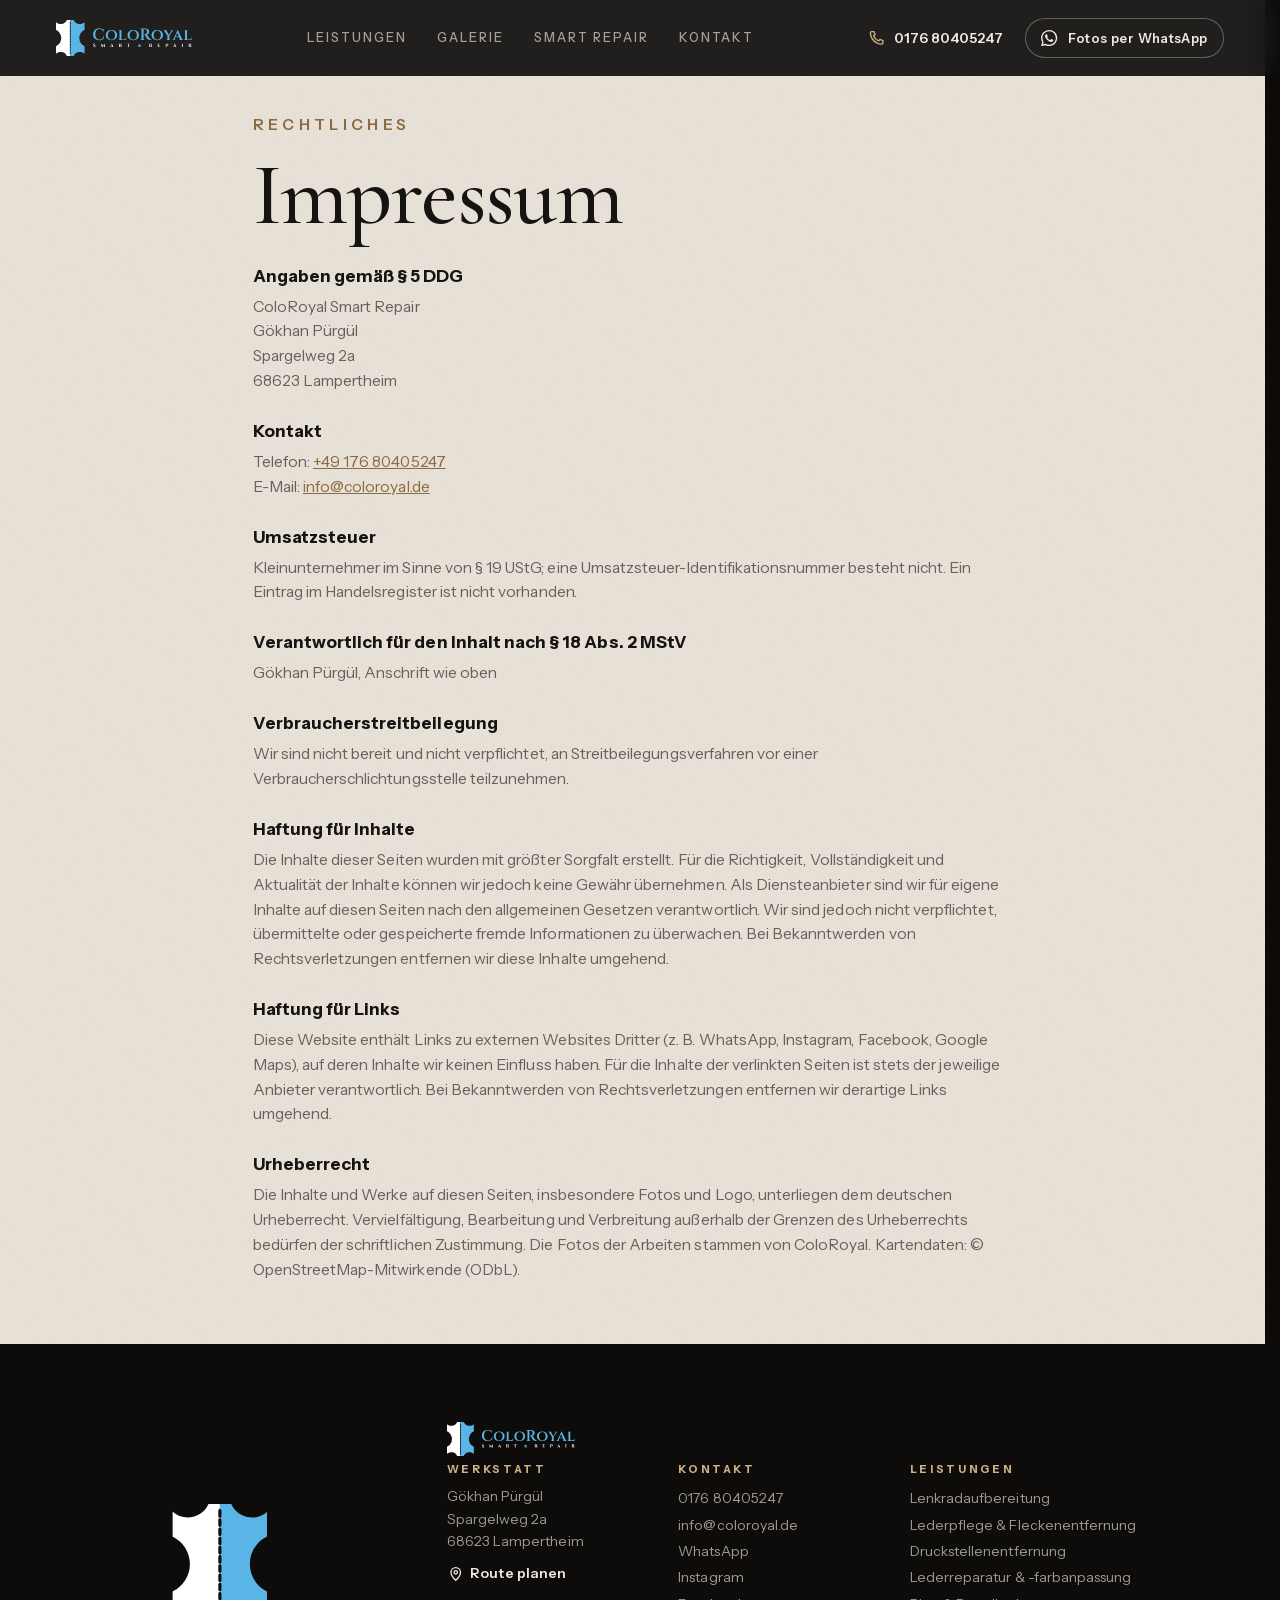
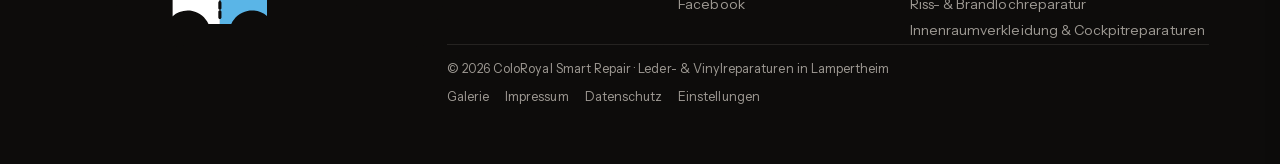
<file: impressum.html>
<!doctype html>
<html lang="de">
<head>
<meta charset="utf-8">
<meta name="robots" content="noindex, nofollow">
<meta name="viewport" content="width=device-width, initial-scale=1, viewport-fit=cover">
<title>Impressum – ColoRoyal Smart Repair</title>
<meta name="description" content="Impressum von ColoRoyal Smart Repair, Gökhan Pürgül, Lampertheim.">

<link rel="canonical" href="https://www.coloroyal.de/impressum.html">
<meta property="og:type" content="website">
<meta property="og:site_name" content="ColoRoyal Smart Repair">
<meta property="og:title" content="Impressum – ColoRoyal Smart Repair">
<meta property="og:description" content="Impressum von ColoRoyal Smart Repair, Gökhan Pürgül, Lampertheim.">
<meta property="og:image" content="https://www.coloroyal.de/assets/img/og.jpg">
<meta property="og:locale" content="de_DE">
<meta name="theme-color" content="#0b0a09">
<link rel="icon" href="assets/img/logo/favicon.svg" type="image/svg+xml">
<link rel="apple-touch-icon" href="assets/img/logo/apple-touch-icon.png">
<link rel="preload" href="assets/fonts/CormorantGaramond-normal-latin.woff2" as="font" type="font/woff2" crossorigin>
<link rel="preload" href="assets/fonts/InstrumentSans-normal-latin.woff2" as="font" type="font/woff2" crossorigin>
<link rel="stylesheet" href="assets/fonts/fonts.css">
<link rel="stylesheet" href="assets/css/site.css">
<script type="importmap">{"imports": {"three": "./vendor/three/build/three.module.min.js", "three/addons/": "./vendor/three/addons/"}}</script>

</head>
<body class="s-recht" data-base="">
<a class="sprung" href="#inhalt">Zum Inhalt</a>
<header class="kopf" id="kopf">
  <a class="kopf-logo" href="index.html" aria-label="ColoRoyal Smart Repair – zur Startseite"><img src="assets/img/logo/logo-quer-dunkel.svg" alt="ColoRoyal Smart Repair" width="183" height="48"></a>
  <nav class="kopf-nav" aria-label="Hauptmenü"><a href="leistungen.html">Leistungen</a><a href="galerie.html">Galerie</a><a href="index.html#smart-repair">Smart Repair</a><a href="kontakt.html">Kontakt</a></nav>
  <a class="kopf-tel" href="tel:+4917680405247"><svg class="ico" viewBox="0 0 24 24" aria-hidden="true" fill="none" stroke="currentColor" stroke-width="1.8" stroke-linecap="round" stroke-linejoin="round"><path d="M5 3.5h3.2l1.6 4.2-2.1 1.4a11.5 11.5 0 0 0 7.2 7.2l1.4-2.1 4.2 1.6V19a1.8 1.8 0 0 1-1.9 1.8C10.2 20.3 3.7 13.8 3.2 5.4A1.8 1.8 0 0 1 5 3.5z"/></svg><span>0176 80405247</span></a>
  <a class="knopf knopf-leder knopf-s js-wa" href="https://wa.me/4917680405247?text=Hallo%20ColoRoyal%2C%20ich%20h%C3%A4tte%20gerne%20eine%20Einsch%C3%A4tzung%20zu%20einem%20Lederschaden.%20Fotos%20schicke%20ich%20mit." target="_blank" rel="noopener"><svg class="ico" viewBox="0 0 24 24" aria-hidden="true"><path fill="currentColor" d="M17.47 14.38c-.3-.15-1.76-.87-2.03-.97-.27-.1-.47-.15-.67.15-.2.3-.77.97-.94 1.16-.17.2-.35.22-.64.08-.3-.15-1.26-.46-2.39-1.48-.88-.79-1.48-1.76-1.65-2.06-.17-.3-.02-.46.13-.6.13-.14.3-.35.45-.52.15-.17.2-.3.3-.5.1-.2.05-.37-.03-.52-.07-.15-.67-1.61-.92-2.2-.24-.58-.49-.5-.67-.51h-.57c-.2 0-.52.07-.8.37-.27.3-1.04 1.02-1.04 2.48s1.07 2.88 1.21 3.07c.15.2 2.1 3.2 5.08 4.49.71.31 1.26.49 1.7.63.71.22 1.36.19 1.87.12.57-.09 1.76-.72 2-1.41.25-.7.25-1.29.18-1.41-.08-.13-.27-.2-.57-.35m-5.42 7.4h-.01a9.87 9.87 0 0 1-5.03-1.38l-.36-.21-3.74.98 1-3.65-.24-.37a9.86 9.86 0 0 1-1.51-5.26c0-5.45 4.44-9.88 9.89-9.88 2.64 0 5.12 1.03 6.99 2.9a9.83 9.83 0 0 1 2.89 6.99c0 5.45-4.44 9.88-9.88 9.88m8.41-18.3A11.82 11.82 0 0 0 12.05 0C5.5 0 .16 5.34.16 11.89c0 2.1.55 4.14 1.59 5.95L.06 24l6.3-1.65a11.88 11.88 0 0 0 5.68 1.45h.01c6.55 0 11.89-5.34 11.89-11.89 0-3.18-1.24-6.17-3.48-8.41z"/></svg><span>Fotos per WhatsApp</span></a>
  <a class="kopf-wa js-wa" href="https://wa.me/4917680405247?text=Hallo%20ColoRoyal%2C%20ich%20h%C3%A4tte%20gerne%20eine%20Einsch%C3%A4tzung%20zu%20einem%20Lederschaden.%20Fotos%20schicke%20ich%20mit." target="_blank" rel="noopener" aria-label="Fotos per WhatsApp schicken"><svg class="ico" viewBox="0 0 24 24" aria-hidden="true"><path fill="currentColor" d="M17.47 14.38c-.3-.15-1.76-.87-2.03-.97-.27-.1-.47-.15-.67.15-.2.3-.77.97-.94 1.16-.17.2-.35.22-.64.08-.3-.15-1.26-.46-2.39-1.48-.88-.79-1.48-1.76-1.65-2.06-.17-.3-.02-.46.13-.6.13-.14.3-.35.45-.52.15-.17.2-.3.3-.5.1-.2.05-.37-.03-.52-.07-.15-.67-1.61-.92-2.2-.24-.58-.49-.5-.67-.51h-.57c-.2 0-.52.07-.8.37-.27.3-1.04 1.02-1.04 2.48s1.07 2.88 1.21 3.07c.15.2 2.1 3.2 5.08 4.49.71.31 1.26.49 1.7.63.71.22 1.36.19 1.87.12.57-.09 1.76-.72 2-1.41.25-.7.25-1.29.18-1.41-.08-.13-.27-.2-.57-.35m-5.42 7.4h-.01a9.87 9.87 0 0 1-5.03-1.38l-.36-.21-3.74.98 1-3.65-.24-.37a9.86 9.86 0 0 1-1.51-5.26c0-5.45 4.44-9.88 9.89-9.88 2.64 0 5.12 1.03 6.99 2.9a9.83 9.83 0 0 1 2.89 6.99c0 5.45-4.44 9.88-9.88 9.88m8.41-18.3A11.82 11.82 0 0 0 12.05 0C5.5 0 .16 5.34.16 11.89c0 2.1.55 4.14 1.59 5.95L.06 24l6.3-1.65a11.88 11.88 0 0 0 5.68 1.45h.01c6.55 0 11.89-5.34 11.89-11.89 0-3.18-1.24-6.17-3.48-8.41z"/></svg></a>
  <button class="kopf-menue" id="menueKnopf" aria-label="Menü öffnen" aria-expanded="false" aria-controls="menue"><i></i><i></i></button>
</header>
<div class="menue" id="menue" hidden>
  <nav class="menue-haupt" aria-label="Menü">
    <a href="index.html">Start</a><a href="leistungen.html">Leistungen</a><a href="galerie.html">Galerie</a><a href="kontakt.html">Kontakt</a>
  </nav>
  <div class="menue-l"><a href="leistungen/lenkradaufbereitung.html"><i style="--c:#1d1c1e"></i>Lenkradaufbereitung</a><a href="leistungen/lederpflege-fleckenentfernung.html"><i style="--c:#d8c9ae"></i>Lederpflege &amp; Fleckenentfernung</a><a href="leistungen/druckstellenentfernung.html"><i style="--c:#77797c"></i>Druckstellenentfernung</a><a href="leistungen/lederfarbauffrischung-anpassung.html"><i style="--c:#9c5428"></i>Lederreparatur &amp; -farbanpassung</a><a href="leistungen/riss-brandlochreparatur.html"><i style="--c:#5a1a22"></i>Riss- &amp; Brandlochreparatur</a><a href="leistungen/innenraumverkleidung-cockpitreparaturen.html"><i style="--c:#4a3a2c"></i>Innenraumverkleidung &amp; Cockpitreparaturen</a></div>
  <div class="menue-kontakt">
    <a href="tel:+4917680405247"><svg class="ico" viewBox="0 0 24 24" aria-hidden="true" fill="none" stroke="currentColor" stroke-width="1.8" stroke-linecap="round" stroke-linejoin="round"><path d="M5 3.5h3.2l1.6 4.2-2.1 1.4a11.5 11.5 0 0 0 7.2 7.2l1.4-2.1 4.2 1.6V19a1.8 1.8 0 0 1-1.9 1.8C10.2 20.3 3.7 13.8 3.2 5.4A1.8 1.8 0 0 1 5 3.5z"/></svg> 0176 80405247</a>
    <a href="mailto:info@coloroyal.de"><svg class="ico" viewBox="0 0 24 24" aria-hidden="true" fill="none" stroke="currentColor" stroke-width="1.8" stroke-linecap="round" stroke-linejoin="round"><rect x="3" y="5" width="18" height="14" rx="2.5"/><path d="m4 7 8 6 8-6"/></svg> info@coloroyal.de</a>
    <a href="https://instagram.com/coloroyal.de" target="_blank" rel="noopener"><svg class="ico" viewBox="0 0 24 24" aria-hidden="true" fill="none" stroke="currentColor" stroke-width="1.9"><rect x="3" y="3" width="18" height="18" rx="5.2"/><circle cx="12" cy="12" r="4.1"/><circle cx="17.4" cy="6.6" r="1.1" fill="currentColor" stroke="none"/></svg> @coloroyal.de</a>
  </div>
</div>
<main id="inhalt">

<section class="recht hell">
  <div class="recht-in">
    <p class="kicker">Rechtliches</p>
    <h1 class="disp">Impressum</h1>
    <h2>Angaben gemäß § 5 DDG</h2>
    <p>ColoRoyal Smart Repair<br>Gökhan Pürgül<br>Spargelweg 2a<br>68623 Lampertheim</p>
    <h2>Kontakt</h2>
    <p>Telefon: <a href="tel:+4917680405247">+49 176 80405247</a><br>E-Mail: <a href="mailto:info@coloroyal.de">info@coloroyal.de</a></p>
    <h2>Umsatzsteuer</h2>
    <p>Kleinunternehmer im Sinne von § 19 UStG; eine Umsatzsteuer-Identifikationsnummer besteht nicht. Ein Eintrag im Handelsregister ist nicht vorhanden.</p>
    <h2>Verantwortlich für den Inhalt nach § 18 Abs. 2 MStV</h2>
    <p>Gökhan Pürgül, Anschrift wie oben</p>
    <h2>Verbraucherstreitbeilegung</h2>
    <p>Wir sind nicht bereit und nicht verpflichtet, an Streitbeilegungsverfahren vor einer Verbraucherschlichtungsstelle teilzunehmen.</p>
    <h2>Haftung für Inhalte</h2>
    <p>Die Inhalte dieser Seiten wurden mit größter Sorgfalt erstellt. Für die Richtigkeit, Vollständigkeit und Aktualität der Inhalte können wir jedoch keine Gewähr übernehmen. Als Diensteanbieter sind wir für eigene Inhalte auf diesen Seiten nach den allgemeinen Gesetzen verantwortlich. Wir sind jedoch nicht verpflichtet, übermittelte oder gespeicherte fremde Informationen zu überwachen. Bei Bekanntwerden von Rechtsverletzungen entfernen wir diese Inhalte umgehend.</p>
    <h2>Haftung für Links</h2>
    <p>Diese Website enthält Links zu externen Websites Dritter (z. B. WhatsApp, Instagram, Facebook, Google Maps), auf deren Inhalte wir keinen Einfluss haben. Für die Inhalte der verlinkten Seiten ist stets der jeweilige Anbieter verantwortlich. Bei Bekanntwerden von Rechtsverletzungen entfernen wir derartige Links umgehend.</p>
    <h2>Urheberrecht</h2>
    <p>Die Inhalte und Werke auf diesen Seiten, insbesondere Fotos und Logo, unterliegen dem deutschen Urheberrecht. Vervielfältigung, Bearbeitung und Verbreitung außerhalb der Grenzen des Urheberrechts bedürfen der schriftlichen Zustimmung. Die Fotos der Arbeiten stammen von ColoRoyal. Kartendaten: © OpenStreetMap-Mitwirkende (ODbL).</p>
  </div>
</section>
</main>
<footer class="fuss dunkel korn" id="fuss">
  <div class="fuss-patch" aria-hidden="true"><canvas id="patch3d"></canvas><img class="patch-ersatz" src="assets/img/logo/zeichen-dunkel.svg" alt=""></div>
  <div class="fuss-inhalt">
    <img class="fuss-logo" src="assets/img/logo/logo-quer-dunkel.svg" alt="ColoRoyal Smart Repair" width="230" height="61" loading="lazy">
    <div class="fuss-spalten">
      <div><h3>Werkstatt</h3><p>Gökhan Pürgül<br>Spargelweg 2a<br>68623 Lampertheim</p><a class="fuss-route" href="https://www.google.com/maps/dir/?api=1&destination=Spargelweg+2a%2C+68623+Lampertheim" target="_blank" rel="noopener"><svg class="ico" viewBox="0 0 24 24" aria-hidden="true" fill="none" stroke="currentColor" stroke-width="1.8" stroke-linecap="round" stroke-linejoin="round"><path d="M12 21s-6.5-5.6-6.5-11a6.5 6.5 0 0 1 13 0c0 5.4-6.5 11-6.5 11z"/><circle cx="12" cy="10" r="2.4"/></svg> Route planen</a></div>
      <div><h3>Kontakt</h3><a href="tel:+4917680405247">0176 80405247</a><a href="mailto:info@coloroyal.de">info@coloroyal.de</a><a class="js-wa" href="https://wa.me/4917680405247?text=Hallo%20ColoRoyal%2C%20ich%20h%C3%A4tte%20gerne%20eine%20Einsch%C3%A4tzung%20zu%20einem%20Lederschaden.%20Fotos%20schicke%20ich%20mit." target="_blank" rel="noopener">WhatsApp</a><a href="https://instagram.com/coloroyal.de" target="_blank" rel="noopener">Instagram</a><a href="https://www.facebook.com/coloroyal/" target="_blank" rel="noopener">Facebook</a></div>
      <div class="fuss-l"><h3>Leistungen</h3><a href="leistungen/lenkradaufbereitung.html">Lenkradaufbereitung</a><a href="leistungen/lederpflege-fleckenentfernung.html">Lederpflege &amp; Fleckenentfernung</a><a href="leistungen/druckstellenentfernung.html">Druckstellenentfernung</a><a href="leistungen/lederfarbauffrischung-anpassung.html">Lederreparatur &amp; -farbanpassung</a><a href="leistungen/riss-brandlochreparatur.html">Riss- &amp; Brandlochreparatur</a><a href="leistungen/innenraumverkleidung-cockpitreparaturen.html">Innenraumverkleidung &amp; Cockpitreparaturen</a></div>
    </div>
    <div class="fuss-unten"><span>© 2026 ColoRoyal Smart Repair · Leder- &amp; Vinylreparaturen in Lampertheim</span><span><a href="galerie.html">Galerie</a><a href="impressum.html">Impressum</a><a href="datenschutz.html">Datenschutz</a><a href="einstellungen/" rel="nofollow">Einstellungen</a></span></div>
  </div>
</footer>
<script type="module" src="assets/js/site.js"></script>

</body>
</html>
</file>
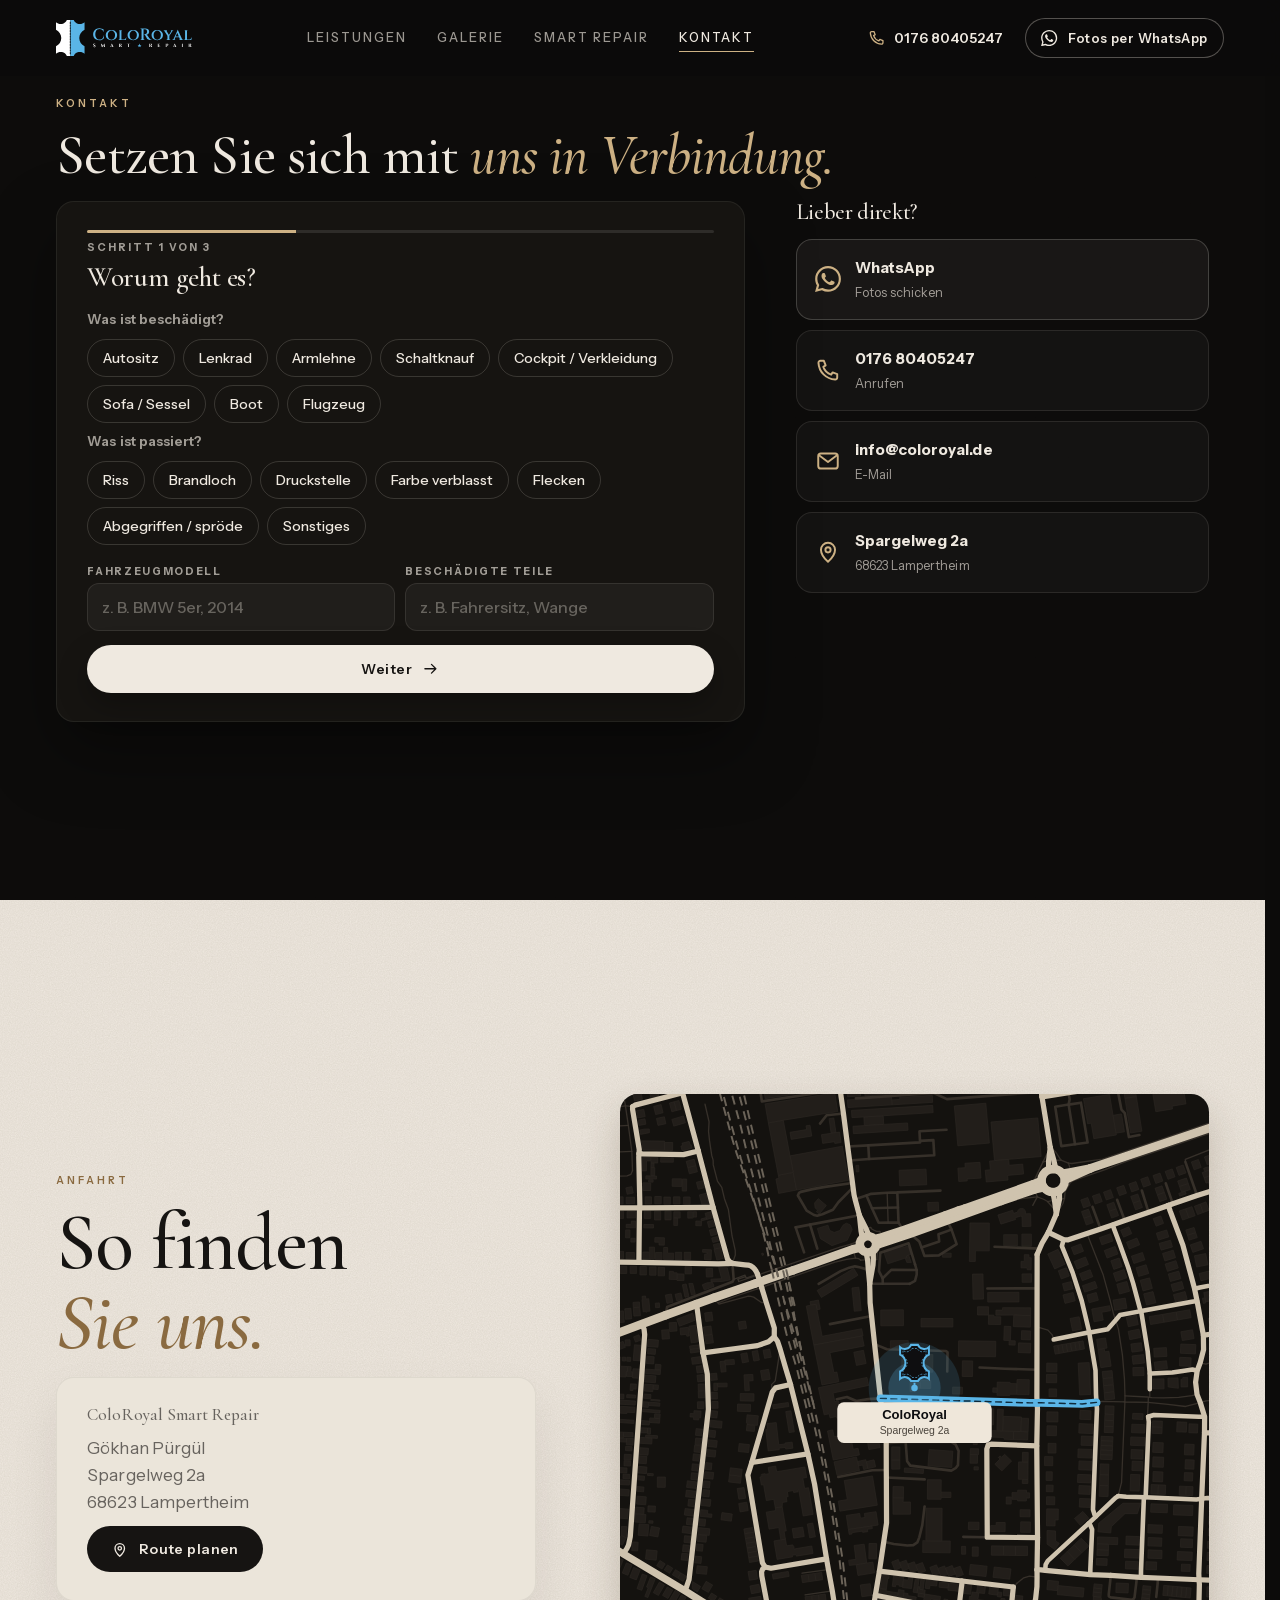
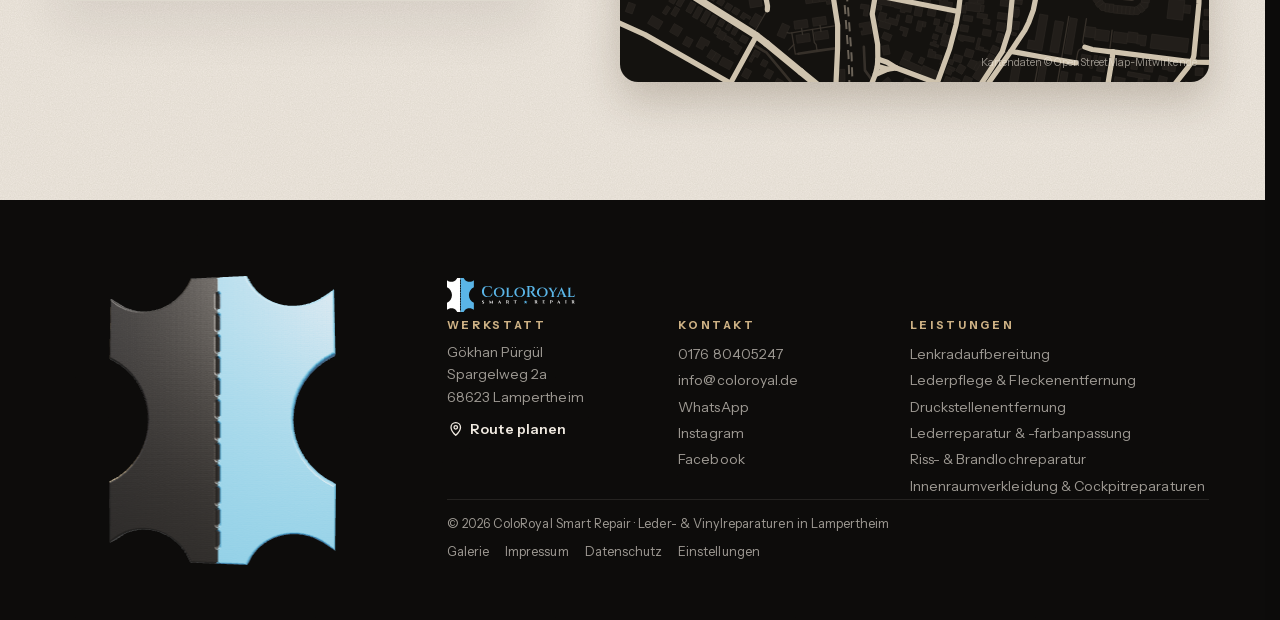
<file: kontakt.html>
<!doctype html>
<html lang="de">
<head>
<meta charset="utf-8">
<meta name="robots" content="noindex, nofollow">
<meta name="viewport" content="width=device-width, initial-scale=1, viewport-fit=cover">
<title>Kontakt &amp; Anfrage mit Fotos – ColoRoyal Smart Repair Lampertheim</title>
<meta name="description" content="Schicken Sie uns Fotos Ihres Lederschadens: per Formular, WhatsApp, Telefon oder E-Mail. ColoRoyal Smart Repair, Spargelweg 2a, 68623 Lampertheim.">

<link rel="canonical" href="https://www.coloroyal.de/kontakt.html">
<meta property="og:type" content="website">
<meta property="og:site_name" content="ColoRoyal Smart Repair">
<meta property="og:title" content="Kontakt &amp; Anfrage mit Fotos – ColoRoyal Smart Repair Lampertheim">
<meta property="og:description" content="Schicken Sie uns Fotos Ihres Lederschadens: per Formular, WhatsApp, Telefon oder E-Mail. ColoRoyal Smart Repair, Spargelweg 2a, 68623 Lampertheim.">
<meta property="og:image" content="https://www.coloroyal.de/assets/img/og.jpg">
<meta property="og:locale" content="de_DE">
<meta name="theme-color" content="#0b0a09">
<link rel="icon" href="assets/img/logo/favicon.svg" type="image/svg+xml">
<link rel="apple-touch-icon" href="assets/img/logo/apple-touch-icon.png">
<link rel="preload" href="assets/fonts/CormorantGaramond-normal-latin.woff2" as="font" type="font/woff2" crossorigin>
<link rel="preload" href="assets/fonts/InstrumentSans-normal-latin.woff2" as="font" type="font/woff2" crossorigin>
<link rel="stylesheet" href="assets/fonts/fonts.css">
<link rel="stylesheet" href="assets/css/site.css">
<script type="importmap">{"imports": {"three": "./vendor/three/build/three.module.min.js", "three/addons/": "./vendor/three/addons/"}}</script>

</head>
<body class="s-kontakt" data-base="">
<a class="sprung" href="#inhalt">Zum Inhalt</a>
<header class="kopf" id="kopf">
  <a class="kopf-logo" href="index.html" aria-label="ColoRoyal Smart Repair – zur Startseite"><img src="assets/img/logo/logo-quer-dunkel.svg" alt="ColoRoyal Smart Repair" width="183" height="48"></a>
  <nav class="kopf-nav" aria-label="Hauptmenü"><a href="leistungen.html">Leistungen</a><a href="galerie.html">Galerie</a><a href="index.html#smart-repair">Smart Repair</a><a href="kontakt.html" aria-current="page">Kontakt</a></nav>
  <a class="kopf-tel" href="tel:+4917680405247"><svg class="ico" viewBox="0 0 24 24" aria-hidden="true" fill="none" stroke="currentColor" stroke-width="1.8" stroke-linecap="round" stroke-linejoin="round"><path d="M5 3.5h3.2l1.6 4.2-2.1 1.4a11.5 11.5 0 0 0 7.2 7.2l1.4-2.1 4.2 1.6V19a1.8 1.8 0 0 1-1.9 1.8C10.2 20.3 3.7 13.8 3.2 5.4A1.8 1.8 0 0 1 5 3.5z"/></svg><span>0176 80405247</span></a>
  <a class="knopf knopf-leder knopf-s js-wa" href="https://wa.me/4917680405247?text=Hallo%20ColoRoyal%2C%20ich%20h%C3%A4tte%20gerne%20eine%20Einsch%C3%A4tzung%20zu%20einem%20Lederschaden.%20Fotos%20schicke%20ich%20mit." target="_blank" rel="noopener"><svg class="ico" viewBox="0 0 24 24" aria-hidden="true"><path fill="currentColor" d="M17.47 14.38c-.3-.15-1.76-.87-2.03-.97-.27-.1-.47-.15-.67.15-.2.3-.77.97-.94 1.16-.17.2-.35.22-.64.08-.3-.15-1.26-.46-2.39-1.48-.88-.79-1.48-1.76-1.65-2.06-.17-.3-.02-.46.13-.6.13-.14.3-.35.45-.52.15-.17.2-.3.3-.5.1-.2.05-.37-.03-.52-.07-.15-.67-1.61-.92-2.2-.24-.58-.49-.5-.67-.51h-.57c-.2 0-.52.07-.8.37-.27.3-1.04 1.02-1.04 2.48s1.07 2.88 1.21 3.07c.15.2 2.1 3.2 5.08 4.49.71.31 1.26.49 1.7.63.71.22 1.36.19 1.87.12.57-.09 1.76-.72 2-1.41.25-.7.25-1.29.18-1.41-.08-.13-.27-.2-.57-.35m-5.42 7.4h-.01a9.87 9.87 0 0 1-5.03-1.38l-.36-.21-3.74.98 1-3.65-.24-.37a9.86 9.86 0 0 1-1.51-5.26c0-5.45 4.44-9.88 9.89-9.88 2.64 0 5.12 1.03 6.99 2.9a9.83 9.83 0 0 1 2.89 6.99c0 5.45-4.44 9.88-9.88 9.88m8.41-18.3A11.82 11.82 0 0 0 12.05 0C5.5 0 .16 5.34.16 11.89c0 2.1.55 4.14 1.59 5.95L.06 24l6.3-1.65a11.88 11.88 0 0 0 5.68 1.45h.01c6.55 0 11.89-5.34 11.89-11.89 0-3.18-1.24-6.17-3.48-8.41z"/></svg><span>Fotos per WhatsApp</span></a>
  <a class="kopf-wa js-wa" href="https://wa.me/4917680405247?text=Hallo%20ColoRoyal%2C%20ich%20h%C3%A4tte%20gerne%20eine%20Einsch%C3%A4tzung%20zu%20einem%20Lederschaden.%20Fotos%20schicke%20ich%20mit." target="_blank" rel="noopener" aria-label="Fotos per WhatsApp schicken"><svg class="ico" viewBox="0 0 24 24" aria-hidden="true"><path fill="currentColor" d="M17.47 14.38c-.3-.15-1.76-.87-2.03-.97-.27-.1-.47-.15-.67.15-.2.3-.77.97-.94 1.16-.17.2-.35.22-.64.08-.3-.15-1.26-.46-2.39-1.48-.88-.79-1.48-1.76-1.65-2.06-.17-.3-.02-.46.13-.6.13-.14.3-.35.45-.52.15-.17.2-.3.3-.5.1-.2.05-.37-.03-.52-.07-.15-.67-1.61-.92-2.2-.24-.58-.49-.5-.67-.51h-.57c-.2 0-.52.07-.8.37-.27.3-1.04 1.02-1.04 2.48s1.07 2.88 1.21 3.07c.15.2 2.1 3.2 5.08 4.49.71.31 1.26.49 1.7.63.71.22 1.36.19 1.87.12.57-.09 1.76-.72 2-1.41.25-.7.25-1.29.18-1.41-.08-.13-.27-.2-.57-.35m-5.42 7.4h-.01a9.87 9.87 0 0 1-5.03-1.38l-.36-.21-3.74.98 1-3.65-.24-.37a9.86 9.86 0 0 1-1.51-5.26c0-5.45 4.44-9.88 9.89-9.88 2.64 0 5.12 1.03 6.99 2.9a9.83 9.83 0 0 1 2.89 6.99c0 5.45-4.44 9.88-9.88 9.88m8.41-18.3A11.82 11.82 0 0 0 12.05 0C5.5 0 .16 5.34.16 11.89c0 2.1.55 4.14 1.59 5.95L.06 24l6.3-1.65a11.88 11.88 0 0 0 5.68 1.45h.01c6.55 0 11.89-5.34 11.89-11.89 0-3.18-1.24-6.17-3.48-8.41z"/></svg></a>
  <button class="kopf-menue" id="menueKnopf" aria-label="Menü öffnen" aria-expanded="false" aria-controls="menue"><i></i><i></i></button>
</header>
<div class="menue" id="menue" hidden>
  <nav class="menue-haupt" aria-label="Menü">
    <a href="index.html">Start</a><a href="leistungen.html">Leistungen</a><a href="galerie.html">Galerie</a><a href="kontakt.html">Kontakt</a>
  </nav>
  <div class="menue-l"><a href="leistungen/lenkradaufbereitung.html"><i style="--c:#1d1c1e"></i>Lenkradaufbereitung</a><a href="leistungen/lederpflege-fleckenentfernung.html"><i style="--c:#d8c9ae"></i>Lederpflege &amp; Fleckenentfernung</a><a href="leistungen/druckstellenentfernung.html"><i style="--c:#77797c"></i>Druckstellenentfernung</a><a href="leistungen/lederfarbauffrischung-anpassung.html"><i style="--c:#9c5428"></i>Lederreparatur &amp; -farbanpassung</a><a href="leistungen/riss-brandlochreparatur.html"><i style="--c:#5a1a22"></i>Riss- &amp; Brandlochreparatur</a><a href="leistungen/innenraumverkleidung-cockpitreparaturen.html"><i style="--c:#4a3a2c"></i>Innenraumverkleidung &amp; Cockpitreparaturen</a></div>
  <div class="menue-kontakt">
    <a href="tel:+4917680405247"><svg class="ico" viewBox="0 0 24 24" aria-hidden="true" fill="none" stroke="currentColor" stroke-width="1.8" stroke-linecap="round" stroke-linejoin="round"><path d="M5 3.5h3.2l1.6 4.2-2.1 1.4a11.5 11.5 0 0 0 7.2 7.2l1.4-2.1 4.2 1.6V19a1.8 1.8 0 0 1-1.9 1.8C10.2 20.3 3.7 13.8 3.2 5.4A1.8 1.8 0 0 1 5 3.5z"/></svg> 0176 80405247</a>
    <a href="mailto:info@coloroyal.de"><svg class="ico" viewBox="0 0 24 24" aria-hidden="true" fill="none" stroke="currentColor" stroke-width="1.8" stroke-linecap="round" stroke-linejoin="round"><rect x="3" y="5" width="18" height="14" rx="2.5"/><path d="m4 7 8 6 8-6"/></svg> info@coloroyal.de</a>
    <a href="https://instagram.com/coloroyal.de" target="_blank" rel="noopener"><svg class="ico" viewBox="0 0 24 24" aria-hidden="true" fill="none" stroke="currentColor" stroke-width="1.9"><rect x="3" y="3" width="18" height="18" rx="5.2"/><circle cx="12" cy="12" r="4.1"/><circle cx="17.4" cy="6.6" r="1.1" fill="currentColor" stroke="none"/></svg> @coloroyal.de</a>
  </div>
</div>
<main id="inhalt">

<section class="kontakt dunkel korn scr">
  <div class="k-kopf">
    <p class="kicker">Kontakt</p>
    <h1 class="disp">Setzen Sie sich mit <em>uns in Verbindung.</em></h1>
  </div>
  <form class="anfrage genaeht" id="anfrage" action="api.php" method="post" enctype="multipart/form-data" novalidate>
    <div class="af-fortschritt" aria-hidden="true"><i id="afBalken"></i></div>
    <p class="af-stand" id="afStand">Schritt 1 von 3</p>
    <fieldset class="af-schritt an" data-schritt="1">
      <legend class="disp">Worum geht es?</legend>
      <p class="af-l">Was ist beschädigt?</p>
      <div class="chips" data-feld="objekt"><button type="button" class="chip" data-wert="Autositz">Autositz</button><button type="button" class="chip" data-wert="Lenkrad">Lenkrad</button><button type="button" class="chip" data-wert="Armlehne">Armlehne</button><button type="button" class="chip" data-wert="Schaltknauf">Schaltknauf</button><button type="button" class="chip" data-wert="Cockpit / Verkleidung">Cockpit / Verkleidung</button><button type="button" class="chip" data-wert="Sofa / Sessel">Sofa / Sessel</button><button type="button" class="chip" data-wert="Boot">Boot</button><button type="button" class="chip" data-wert="Flugzeug">Flugzeug</button></div>
      <p class="af-l">Was ist passiert?</p>
      <div class="chips" data-feld="schaden" data-mehr><button type="button" class="chip" data-wert="Riss">Riss</button><button type="button" class="chip" data-wert="Brandloch">Brandloch</button><button type="button" class="chip" data-wert="Druckstelle">Druckstelle</button><button type="button" class="chip" data-wert="Farbe verblasst">Farbe verblasst</button><button type="button" class="chip" data-wert="Flecken">Flecken</button><button type="button" class="chip" data-wert="Abgegriffen / spröde">Abgegriffen / spröde</button><button type="button" class="chip" data-wert="Sonstiges">Sonstiges</button></div>
      <div class="af-zwei">
        <label class="feld"><span>Fahrzeugmodell</span><input name="fahrzeug" autocomplete="off" placeholder="z. B. BMW 5er, 2014"></label>
        <label class="feld"><span>Beschädigte Teile</span><input name="teile" autocomplete="off" placeholder="z. B. Fahrersitz, Wange"></label>
      </div>
    </fieldset>
    <fieldset class="af-schritt" data-schritt="2">
      <legend class="disp">Fotos &amp; Nachricht</legend>
      <label class="fotos" id="fotoFeld">
        <input type="file" name="fotos[]" id="fotoInput" accept="image/*" multiple>
        <span class="fotos-leer"><svg class="ico" viewBox="0 0 24 24" aria-hidden="true" fill="none" stroke="currentColor" stroke-width="1.8" stroke-linecap="round" stroke-linejoin="round"><path d="M4 8h3l1.6-2.5h6.8L17 8h3v11H4z"/><circle cx="12" cy="13.2" r="3.6"/></svg><b>Fotos von den beschädigten Stellen</b><small>max. 5 Fotos · tippen oder hierher ziehen</small></span>
        <span class="fotos-liste" id="fotoListe"></span>
      </label>
      <label class="feld"><span>Ihre Nachricht *</span><textarea name="nachricht" rows="4" required placeholder="Was ist passiert, wie groß ist die Stelle, bis wann brauchen Sie es?"></textarea></label>
    </fieldset>
    <fieldset class="af-schritt" data-schritt="3">
      <legend class="disp">Ihre Kontaktdaten</legend>
      <label class="feld"><span>Ihr Name *</span><input name="name" autocomplete="name" required></label>
      <div class="af-zwei">
        <label class="feld"><span>E-Mail-Adresse *</span><input name="email" type="email" autocomplete="email" required></label>
        <label class="feld"><span>Telefonnummer *</span><input name="telefon" type="tel" autocomplete="tel" required></label>
      </div>
      <label class="haken"><input type="checkbox" name="ds" required><span>Ich bin einverstanden, dass meine Angaben und Fotos zur Bearbeitung der Anfrage gespeichert werden. Mehr in der <a href="datenschutz.html">Datenschutzerklärung</a>.</span></label>
      <input class="honig" name="website" tabindex="-1" autocomplete="off" aria-hidden="true">
    </fieldset>
    <div class="af-fertig" id="afFertig" hidden>
      <div class="af-haken"><svg class="haut" viewBox="0 0 100 126" aria-hidden="true"><path d="M38 0H62C65.1 7 71.4 12.1 79 13.7C86.5 15.3 94.3 13.2 100 8V34C88.7 39.3 81.5 50.6 81.5 63C81.5 75.4 88.7 86.7 100 92V118C94.3 112.9 86.5 110.7 79 112.3C71.4 113.9 65.1 119 62 126H38C34.9 119 28.6 113.9 21 112.3C13.5 110.7 5.7 112.9 0 118V92C11.3 86.7 18.5 75.4 18.5 63C18.5 50.6 11.3 39.3 0 34V8C5.7 13.2 13.5 15.3 21 13.7C28.6 12.1 34.9 7 38 0Z"/></svg></div>
      <h2 class="disp">Danke!</h2>
      <p id="afFertigText">Ihre Anfrage ist bei uns. Wir melden uns bei Ihnen.</p>
    </div>
    <p class="af-fehler" id="afFehler" role="alert"></p>
    <div class="af-knoepfe">
      <button type="button" class="knopf knopf-leder" id="afZurueck" hidden><span>Zurück</span></button>
      <button type="button" class="knopf knopf-blau" id="afWeiter"><span>Weiter</span><svg class="ico pfeil" viewBox="0 0 24 24" aria-hidden="true" fill="none" stroke="currentColor" stroke-width="1.8" stroke-linecap="round" stroke-linejoin="round"><path d="M4 12h15M13 6l6 6-6 6"/></svg></button>
    </div>
    <input type="hidden" name="objekt"><input type="hidden" name="schaden"><input type="hidden" name="leistung">
  </form>
  <aside class="k-direkt">
    <p class="kd-titel disp">Lieber direkt?</p>
    <a class="kd-weg kd-wa js-wa" href="https://wa.me/4917680405247?text=Hallo%20ColoRoyal%2C%20ich%20h%C3%A4tte%20gerne%20eine%20Einsch%C3%A4tzung%20zu%20einem%20Lederschaden.%20Fotos%20schicke%20ich%20mit." target="_blank" rel="noopener"><svg class="ico" viewBox="0 0 24 24" aria-hidden="true"><path fill="currentColor" d="M17.47 14.38c-.3-.15-1.76-.87-2.03-.97-.27-.1-.47-.15-.67.15-.2.3-.77.97-.94 1.16-.17.2-.35.22-.64.08-.3-.15-1.26-.46-2.39-1.48-.88-.79-1.48-1.76-1.65-2.06-.17-.3-.02-.46.13-.6.13-.14.3-.35.45-.52.15-.17.2-.3.3-.5.1-.2.05-.37-.03-.52-.07-.15-.67-1.61-.92-2.2-.24-.58-.49-.5-.67-.51h-.57c-.2 0-.52.07-.8.37-.27.3-1.04 1.02-1.04 2.48s1.07 2.88 1.21 3.07c.15.2 2.1 3.2 5.08 4.49.71.31 1.26.49 1.7.63.71.22 1.36.19 1.87.12.57-.09 1.76-.72 2-1.41.25-.7.25-1.29.18-1.41-.08-.13-.27-.2-.57-.35m-5.42 7.4h-.01a9.87 9.87 0 0 1-5.03-1.38l-.36-.21-3.74.98 1-3.65-.24-.37a9.86 9.86 0 0 1-1.51-5.26c0-5.45 4.44-9.88 9.89-9.88 2.64 0 5.12 1.03 6.99 2.9a9.83 9.83 0 0 1 2.89 6.99c0 5.45-4.44 9.88-9.88 9.88m8.41-18.3A11.82 11.82 0 0 0 12.05 0C5.5 0 .16 5.34.16 11.89c0 2.1.55 4.14 1.59 5.95L.06 24l6.3-1.65a11.88 11.88 0 0 0 5.68 1.45h.01c6.55 0 11.89-5.34 11.89-11.89 0-3.18-1.24-6.17-3.48-8.41z"/></svg><span><b>WhatsApp</b><small>Fotos schicken</small></span></a>
    <a class="kd-weg" href="tel:+4917680405247"><svg class="ico" viewBox="0 0 24 24" aria-hidden="true" fill="none" stroke="currentColor" stroke-width="1.8" stroke-linecap="round" stroke-linejoin="round"><path d="M5 3.5h3.2l1.6 4.2-2.1 1.4a11.5 11.5 0 0 0 7.2 7.2l1.4-2.1 4.2 1.6V19a1.8 1.8 0 0 1-1.9 1.8C10.2 20.3 3.7 13.8 3.2 5.4A1.8 1.8 0 0 1 5 3.5z"/></svg><span><b>0176 80405247</b><small>Anrufen</small></span></a>
    <a class="kd-weg" href="mailto:info@coloroyal.de"><svg class="ico" viewBox="0 0 24 24" aria-hidden="true" fill="none" stroke="currentColor" stroke-width="1.8" stroke-linecap="round" stroke-linejoin="round"><rect x="3" y="5" width="18" height="14" rx="2.5"/><path d="m4 7 8 6 8-6"/></svg><span><b>info@coloroyal.de</b><small>E-Mail</small></span></a>
    <a class="kd-weg" href="https://www.google.com/maps/dir/?api=1&destination=Spargelweg+2a%2C+68623+Lampertheim" target="_blank" rel="noopener"><svg class="ico" viewBox="0 0 24 24" aria-hidden="true" fill="none" stroke="currentColor" stroke-width="1.8" stroke-linecap="round" stroke-linejoin="round"><path d="M12 21s-6.5-5.6-6.5-11a6.5 6.5 0 0 1 13 0c0 5.4-6.5 11-6.5 11z"/><circle cx="12" cy="10" r="2.4"/></svg><span><b>Spargelweg 2a</b><small>68623 Lampertheim</small></span></a>
  </aside>
</section>
<section class="anfahrt hell scr" id="anfahrt">
  <div class="anfahrt-text">
    <p class="kicker">Anfahrt</p>
    <h2 class="disp">So finden <em>Sie uns.</em></h2>
    <div class="adresse genaeht-hell">
      <p class="adr-name">ColoRoyal Smart Repair</p>
      <p>Gökhan Pürgül<br>Spargelweg 2a<br>68623 Lampertheim</p>
      <a class="knopf knopf-dunkel" href="https://www.google.com/maps/dir/?api=1&destination=Spargelweg+2a%2C+68623+Lampertheim" target="_blank" rel="noopener"><svg class="ico" viewBox="0 0 24 24" aria-hidden="true" fill="none" stroke="currentColor" stroke-width="1.8" stroke-linecap="round" stroke-linejoin="round"><path d="M12 21s-6.5-5.6-6.5-11a6.5 6.5 0 0 1 13 0c0 5.4-6.5 11-6.5 11z"/><circle cx="12" cy="10" r="2.4"/></svg><span>Route planen</span></a>
    </div>
  </div>
  <figure class="karte"><img src="assets/img/karte.svg" alt="Karte: ColoRoyal am Spargelweg 2a in Lampertheim" loading="lazy" width="900" height="900"><figcaption>Kartendaten © OpenStreetMap-Mitwirkende</figcaption></figure>
</section>

</main>
<footer class="fuss dunkel korn" id="fuss">
  <div class="fuss-patch" aria-hidden="true"><canvas id="patch3d"></canvas><img class="patch-ersatz" src="assets/img/logo/zeichen-dunkel.svg" alt=""></div>
  <div class="fuss-inhalt">
    <img class="fuss-logo" src="assets/img/logo/logo-quer-dunkel.svg" alt="ColoRoyal Smart Repair" width="230" height="61" loading="lazy">
    <div class="fuss-spalten">
      <div><h3>Werkstatt</h3><p>Gökhan Pürgül<br>Spargelweg 2a<br>68623 Lampertheim</p><a class="fuss-route" href="https://www.google.com/maps/dir/?api=1&destination=Spargelweg+2a%2C+68623+Lampertheim" target="_blank" rel="noopener"><svg class="ico" viewBox="0 0 24 24" aria-hidden="true" fill="none" stroke="currentColor" stroke-width="1.8" stroke-linecap="round" stroke-linejoin="round"><path d="M12 21s-6.5-5.6-6.5-11a6.5 6.5 0 0 1 13 0c0 5.4-6.5 11-6.5 11z"/><circle cx="12" cy="10" r="2.4"/></svg> Route planen</a></div>
      <div><h3>Kontakt</h3><a href="tel:+4917680405247">0176 80405247</a><a href="mailto:info@coloroyal.de">info@coloroyal.de</a><a class="js-wa" href="https://wa.me/4917680405247?text=Hallo%20ColoRoyal%2C%20ich%20h%C3%A4tte%20gerne%20eine%20Einsch%C3%A4tzung%20zu%20einem%20Lederschaden.%20Fotos%20schicke%20ich%20mit." target="_blank" rel="noopener">WhatsApp</a><a href="https://instagram.com/coloroyal.de" target="_blank" rel="noopener">Instagram</a><a href="https://www.facebook.com/coloroyal/" target="_blank" rel="noopener">Facebook</a></div>
      <div class="fuss-l"><h3>Leistungen</h3><a href="leistungen/lenkradaufbereitung.html">Lenkradaufbereitung</a><a href="leistungen/lederpflege-fleckenentfernung.html">Lederpflege &amp; Fleckenentfernung</a><a href="leistungen/druckstellenentfernung.html">Druckstellenentfernung</a><a href="leistungen/lederfarbauffrischung-anpassung.html">Lederreparatur &amp; -farbanpassung</a><a href="leistungen/riss-brandlochreparatur.html">Riss- &amp; Brandlochreparatur</a><a href="leistungen/innenraumverkleidung-cockpitreparaturen.html">Innenraumverkleidung &amp; Cockpitreparaturen</a></div>
    </div>
    <div class="fuss-unten"><span>© 2026 ColoRoyal Smart Repair · Leder- &amp; Vinylreparaturen in Lampertheim</span><span><a href="galerie.html">Galerie</a><a href="impressum.html">Impressum</a><a href="datenschutz.html">Datenschutz</a><a href="einstellungen/" rel="nofollow">Einstellungen</a></span></div>
  </div>
</footer>
<script type="module" src="assets/js/site.js"></script>
<script type="module" src="assets/js/patch.js"></script>
</body>
</html>
</file>
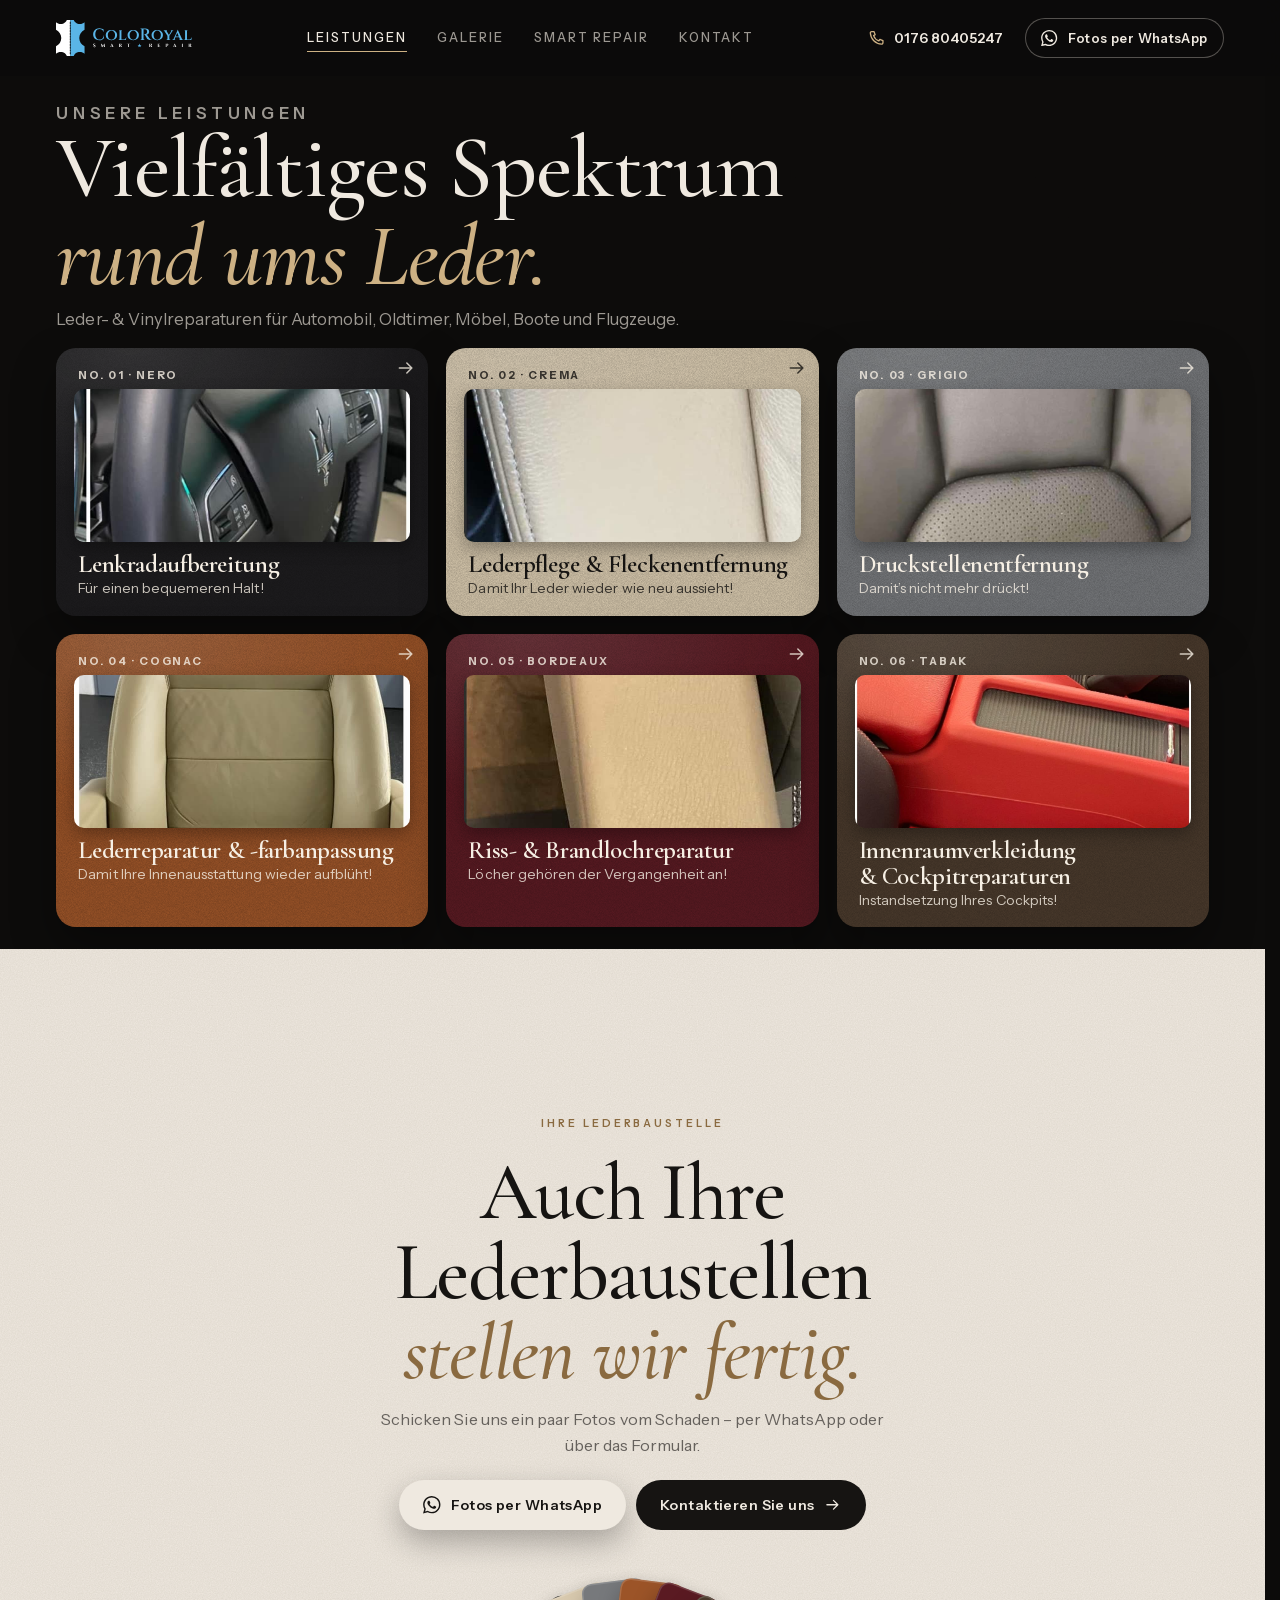
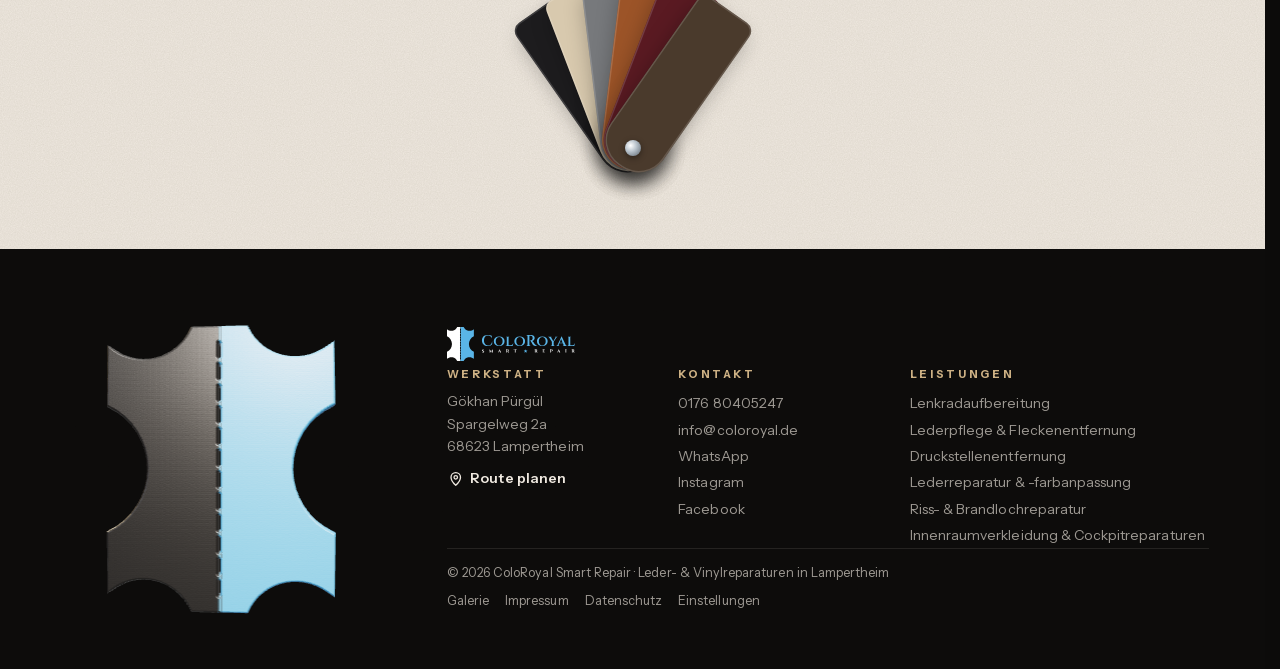
<file: leistungen.html>
<!doctype html>
<html lang="de">
<head>
<meta charset="utf-8">
<meta name="robots" content="noindex, nofollow">
<meta name="viewport" content="width=device-width, initial-scale=1, viewport-fit=cover">
<title>Unsere Leistungen – Leder- &amp; Vinylreparatur | ColoRoyal Lampertheim</title>
<meta name="description" content="Lenkradaufbereitung, Lederpflege &amp; Fleckenentfernung, Druckstellenentfernung, Lederreparatur &amp; Farbanpassung, Riss- &amp; Brandlochreparatur, Innenraum- &amp; Cockpitreparatur.">

<link rel="canonical" href="https://www.coloroyal.de/leistungen.html">
<meta property="og:type" content="website">
<meta property="og:site_name" content="ColoRoyal Smart Repair">
<meta property="og:title" content="Unsere Leistungen – Leder- &amp; Vinylreparatur | ColoRoyal Lampertheim">
<meta property="og:description" content="Lenkradaufbereitung, Lederpflege &amp; Fleckenentfernung, Druckstellenentfernung, Lederreparatur &amp; Farbanpassung, Riss- &amp; Brandlochreparatur, Innenraum- &amp; Cockpitreparatur.">
<meta property="og:image" content="https://www.coloroyal.de/assets/img/og.jpg">
<meta property="og:locale" content="de_DE">
<meta name="theme-color" content="#0b0a09">
<link rel="icon" href="assets/img/logo/favicon.svg" type="image/svg+xml">
<link rel="apple-touch-icon" href="assets/img/logo/apple-touch-icon.png">
<link rel="preload" href="assets/fonts/CormorantGaramond-normal-latin.woff2" as="font" type="font/woff2" crossorigin>
<link rel="preload" href="assets/fonts/InstrumentSans-normal-latin.woff2" as="font" type="font/woff2" crossorigin>
<link rel="stylesheet" href="assets/fonts/fonts.css">
<link rel="stylesheet" href="assets/css/site.css">
<script type="importmap">{"imports": {"three": "./vendor/three/build/three.module.min.js", "three/addons/": "./vendor/three/addons/"}}</script>

</head>
<body class="s-leistungen" data-base="">
<a class="sprung" href="#inhalt">Zum Inhalt</a>
<header class="kopf" id="kopf">
  <a class="kopf-logo" href="index.html" aria-label="ColoRoyal Smart Repair – zur Startseite"><img src="assets/img/logo/logo-quer-dunkel.svg" alt="ColoRoyal Smart Repair" width="183" height="48"></a>
  <nav class="kopf-nav" aria-label="Hauptmenü"><a href="leistungen.html" aria-current="page">Leistungen</a><a href="galerie.html">Galerie</a><a href="index.html#smart-repair">Smart Repair</a><a href="kontakt.html">Kontakt</a></nav>
  <a class="kopf-tel" href="tel:+4917680405247"><svg class="ico" viewBox="0 0 24 24" aria-hidden="true" fill="none" stroke="currentColor" stroke-width="1.8" stroke-linecap="round" stroke-linejoin="round"><path d="M5 3.5h3.2l1.6 4.2-2.1 1.4a11.5 11.5 0 0 0 7.2 7.2l1.4-2.1 4.2 1.6V19a1.8 1.8 0 0 1-1.9 1.8C10.2 20.3 3.7 13.8 3.2 5.4A1.8 1.8 0 0 1 5 3.5z"/></svg><span>0176 80405247</span></a>
  <a class="knopf knopf-leder knopf-s js-wa" href="https://wa.me/4917680405247?text=Hallo%20ColoRoyal%2C%20ich%20h%C3%A4tte%20gerne%20eine%20Einsch%C3%A4tzung%20zu%20einem%20Lederschaden.%20Fotos%20schicke%20ich%20mit." target="_blank" rel="noopener"><svg class="ico" viewBox="0 0 24 24" aria-hidden="true"><path fill="currentColor" d="M17.47 14.38c-.3-.15-1.76-.87-2.03-.97-.27-.1-.47-.15-.67.15-.2.3-.77.97-.94 1.16-.17.2-.35.22-.64.08-.3-.15-1.26-.46-2.39-1.48-.88-.79-1.48-1.76-1.65-2.06-.17-.3-.02-.46.13-.6.13-.14.3-.35.45-.52.15-.17.2-.3.3-.5.1-.2.05-.37-.03-.52-.07-.15-.67-1.61-.92-2.2-.24-.58-.49-.5-.67-.51h-.57c-.2 0-.52.07-.8.37-.27.3-1.04 1.02-1.04 2.48s1.07 2.88 1.21 3.07c.15.2 2.1 3.2 5.08 4.49.71.31 1.26.49 1.7.63.71.22 1.36.19 1.87.12.57-.09 1.76-.72 2-1.41.25-.7.25-1.29.18-1.41-.08-.13-.27-.2-.57-.35m-5.42 7.4h-.01a9.87 9.87 0 0 1-5.03-1.38l-.36-.21-3.74.98 1-3.65-.24-.37a9.86 9.86 0 0 1-1.51-5.26c0-5.45 4.44-9.88 9.89-9.88 2.64 0 5.12 1.03 6.99 2.9a9.83 9.83 0 0 1 2.89 6.99c0 5.45-4.44 9.88-9.88 9.88m8.41-18.3A11.82 11.82 0 0 0 12.05 0C5.5 0 .16 5.34.16 11.89c0 2.1.55 4.14 1.59 5.95L.06 24l6.3-1.65a11.88 11.88 0 0 0 5.68 1.45h.01c6.55 0 11.89-5.34 11.89-11.89 0-3.18-1.24-6.17-3.48-8.41z"/></svg><span>Fotos per WhatsApp</span></a>
  <a class="kopf-wa js-wa" href="https://wa.me/4917680405247?text=Hallo%20ColoRoyal%2C%20ich%20h%C3%A4tte%20gerne%20eine%20Einsch%C3%A4tzung%20zu%20einem%20Lederschaden.%20Fotos%20schicke%20ich%20mit." target="_blank" rel="noopener" aria-label="Fotos per WhatsApp schicken"><svg class="ico" viewBox="0 0 24 24" aria-hidden="true"><path fill="currentColor" d="M17.47 14.38c-.3-.15-1.76-.87-2.03-.97-.27-.1-.47-.15-.67.15-.2.3-.77.97-.94 1.16-.17.2-.35.22-.64.08-.3-.15-1.26-.46-2.39-1.48-.88-.79-1.48-1.76-1.65-2.06-.17-.3-.02-.46.13-.6.13-.14.3-.35.45-.52.15-.17.2-.3.3-.5.1-.2.05-.37-.03-.52-.07-.15-.67-1.61-.92-2.2-.24-.58-.49-.5-.67-.51h-.57c-.2 0-.52.07-.8.37-.27.3-1.04 1.02-1.04 2.48s1.07 2.88 1.21 3.07c.15.2 2.1 3.2 5.08 4.49.71.31 1.26.49 1.7.63.71.22 1.36.19 1.87.12.57-.09 1.76-.72 2-1.41.25-.7.25-1.29.18-1.41-.08-.13-.27-.2-.57-.35m-5.42 7.4h-.01a9.87 9.87 0 0 1-5.03-1.38l-.36-.21-3.74.98 1-3.65-.24-.37a9.86 9.86 0 0 1-1.51-5.26c0-5.45 4.44-9.88 9.89-9.88 2.64 0 5.12 1.03 6.99 2.9a9.83 9.83 0 0 1 2.89 6.99c0 5.45-4.44 9.88-9.88 9.88m8.41-18.3A11.82 11.82 0 0 0 12.05 0C5.5 0 .16 5.34.16 11.89c0 2.1.55 4.14 1.59 5.95L.06 24l6.3-1.65a11.88 11.88 0 0 0 5.68 1.45h.01c6.55 0 11.89-5.34 11.89-11.89 0-3.18-1.24-6.17-3.48-8.41z"/></svg></a>
  <button class="kopf-menue" id="menueKnopf" aria-label="Menü öffnen" aria-expanded="false" aria-controls="menue"><i></i><i></i></button>
</header>
<div class="menue" id="menue" hidden>
  <nav class="menue-haupt" aria-label="Menü">
    <a href="index.html">Start</a><a href="leistungen.html">Leistungen</a><a href="galerie.html">Galerie</a><a href="kontakt.html">Kontakt</a>
  </nav>
  <div class="menue-l"><a href="leistungen/lenkradaufbereitung.html"><i style="--c:#1d1c1e"></i>Lenkradaufbereitung</a><a href="leistungen/lederpflege-fleckenentfernung.html"><i style="--c:#d8c9ae"></i>Lederpflege &amp; Fleckenentfernung</a><a href="leistungen/druckstellenentfernung.html"><i style="--c:#77797c"></i>Druckstellenentfernung</a><a href="leistungen/lederfarbauffrischung-anpassung.html"><i style="--c:#9c5428"></i>Lederreparatur &amp; -farbanpassung</a><a href="leistungen/riss-brandlochreparatur.html"><i style="--c:#5a1a22"></i>Riss- &amp; Brandlochreparatur</a><a href="leistungen/innenraumverkleidung-cockpitreparaturen.html"><i style="--c:#4a3a2c"></i>Innenraumverkleidung &amp; Cockpitreparaturen</a></div>
  <div class="menue-kontakt">
    <a href="tel:+4917680405247"><svg class="ico" viewBox="0 0 24 24" aria-hidden="true" fill="none" stroke="currentColor" stroke-width="1.8" stroke-linecap="round" stroke-linejoin="round"><path d="M5 3.5h3.2l1.6 4.2-2.1 1.4a11.5 11.5 0 0 0 7.2 7.2l1.4-2.1 4.2 1.6V19a1.8 1.8 0 0 1-1.9 1.8C10.2 20.3 3.7 13.8 3.2 5.4A1.8 1.8 0 0 1 5 3.5z"/></svg> 0176 80405247</a>
    <a href="mailto:info@coloroyal.de"><svg class="ico" viewBox="0 0 24 24" aria-hidden="true" fill="none" stroke="currentColor" stroke-width="1.8" stroke-linecap="round" stroke-linejoin="round"><rect x="3" y="5" width="18" height="14" rx="2.5"/><path d="m4 7 8 6 8-6"/></svg> info@coloroyal.de</a>
    <a href="https://instagram.com/coloroyal.de" target="_blank" rel="noopener"><svg class="ico" viewBox="0 0 24 24" aria-hidden="true" fill="none" stroke="currentColor" stroke-width="1.9"><rect x="3" y="3" width="18" height="18" rx="5.2"/><circle cx="12" cy="12" r="4.1"/><circle cx="17.4" cy="6.6" r="1.1" fill="currentColor" stroke="none"/></svg> @coloroyal.de</a>
  </div>
</div>
<main id="inhalt">

<section class="l-uebersicht dunkel korn scr">
  <div class="lu-kopf">
    <p class="kicker">Unsere Leistungen</p>
    <h1 class="disp">Vielfältiges Spektrum <em>rund ums Leder.</em></h1>
    <p>Leder- &amp; Vinylreparaturen für Automobil, Oldtimer, Möbel, Boote und Flugzeuge.</p>
  </div>
  <div class="lu-gitter">
    <a class="lk" href="leistungen/lenkradaufbereitung.html" style="--c:#1d1c1e">
      <span class="lk-muster" aria-hidden="true"></span>
      <span class="lk-nr">No. 01 · Nero</span>
      <span class="lk-bild"><img src="assets/img/arbeiten/lenkrad-maserati-n.jpg" alt="" loading="lazy" width="550" height="1100"></span>
      <span class="lk-name disp">Lenkrad­aufbereitung</span>
      <span class="lk-claim">Für einen bequemeren Halt!</span>
      <span class="lk-mehr"><svg class="ico pfeil" viewBox="0 0 24 24" aria-hidden="true" fill="none" stroke="currentColor" stroke-width="1.8" stroke-linecap="round" stroke-linejoin="round"><path d="M4 12h15M13 6l6 6-6 6"/></svg></span>
    </a>
    <a class="lk lk-hell" href="leistungen/lederpflege-fleckenentfernung.html" style="--c:#d8c9ae">
      <span class="lk-muster" aria-hidden="true"></span>
      <span class="lk-nr">No. 02 · Crema</span>
      <span class="lk-bild"><img src="assets/img/arbeiten/pflege-sitz-n.jpg" alt="" loading="lazy" width="611" height="1100"></span>
      <span class="lk-name disp">Lederpflege &amp; Flecken­entfernung</span>
      <span class="lk-claim">Damit Ihr Leder wieder wie neu aussieht!</span>
      <span class="lk-mehr"><svg class="ico pfeil" viewBox="0 0 24 24" aria-hidden="true" fill="none" stroke="currentColor" stroke-width="1.8" stroke-linecap="round" stroke-linejoin="round"><path d="M4 12h15M13 6l6 6-6 6"/></svg></span>
    </a>
    <a class="lk" href="leistungen/druckstellenentfernung.html" style="--c:#77797c">
      <span class="lk-muster" aria-hidden="true"></span>
      <span class="lk-nr">No. 03 · Grigio</span>
      <span class="lk-bild"><img src="assets/img/arbeiten/druck-sitz-n.jpg" alt="" loading="lazy" width="1100" height="413"></span>
      <span class="lk-name disp">Druckstellen­entfernung</span>
      <span class="lk-claim">Damit’s nicht mehr drückt!</span>
      <span class="lk-mehr"><svg class="ico pfeil" viewBox="0 0 24 24" aria-hidden="true" fill="none" stroke="currentColor" stroke-width="1.8" stroke-linecap="round" stroke-linejoin="round"><path d="M4 12h15M13 6l6 6-6 6"/></svg></span>
    </a>
    <a class="lk" href="leistungen/lederfarbauffrischung-anpassung.html" style="--c:#9c5428">
      <span class="lk-muster" aria-hidden="true"></span>
      <span class="lk-nr">No. 04 · Cognac</span>
      <span class="lk-bild"><img src="assets/img/arbeiten/farbe-beige-n.jpg" alt="" loading="lazy" width="670" height="1100"></span>
      <span class="lk-name disp">Lederreparatur &amp; -farb­anpassung</span>
      <span class="lk-claim">Damit Ihre Innenausstattung wieder aufblüht!</span>
      <span class="lk-mehr"><svg class="ico pfeil" viewBox="0 0 24 24" aria-hidden="true" fill="none" stroke="currentColor" stroke-width="1.8" stroke-linecap="round" stroke-linejoin="round"><path d="M4 12h15M13 6l6 6-6 6"/></svg></span>
    </a>
    <a class="lk" href="leistungen/riss-brandlochreparatur.html" style="--c:#5a1a22">
      <span class="lk-muster" aria-hidden="true"></span>
      <span class="lk-nr">No. 05 · Bordeaux</span>
      <span class="lk-bild"><img src="assets/img/arbeiten/riss-armlehne-n.jpg" alt="" loading="lazy" width="611" height="1100"></span>
      <span class="lk-name disp">Riss- &amp; Brandloch­reparatur</span>
      <span class="lk-claim">Löcher gehören der Vergangenheit an!</span>
      <span class="lk-mehr"><svg class="ico pfeil" viewBox="0 0 24 24" aria-hidden="true" fill="none" stroke="currentColor" stroke-width="1.8" stroke-linecap="round" stroke-linejoin="round"><path d="M4 12h15M13 6l6 6-6 6"/></svg></span>
    </a>
    <a class="lk" href="leistungen/innenraumverkleidung-cockpitreparaturen.html" style="--c:#4a3a2c">
      <span class="lk-muster" aria-hidden="true"></span>
      <span class="lk-nr">No. 06 · Tabak</span>
      <span class="lk-bild"><img src="assets/img/arbeiten/cockpit-konsole-n.jpg" alt="" loading="lazy" width="1100" height="549"></span>
      <span class="lk-name disp">Innenraum­verkleidung &amp; Cockpit­reparaturen</span>
      <span class="lk-claim">Instandsetzung Ihres Cockpits!</span>
      <span class="lk-mehr"><svg class="ico pfeil" viewBox="0 0 24 24" aria-hidden="true" fill="none" stroke="currentColor" stroke-width="1.8" stroke-linecap="round" stroke-linejoin="round"><path d="M4 12h15M13 6l6 6-6 6"/></svg></span>
    </a></div>
</section>
<section class="cta hell scr">
  <div class="cta-in">
    <p class="kicker">Ihre Lederbaustelle</p>
    <h2 class="disp">Auch Ihre Lederbaustellen <em>stellen wir fertig.</em></h2>
    <p>Schicken Sie uns ein paar Fotos vom Schaden – per WhatsApp oder über das Formular.</p>
    <div class="knoepfe">
      <a class="knopf knopf-blau js-wa" href="https://wa.me/4917680405247?text=Hallo%20ColoRoyal%2C%20ich%20h%C3%A4tte%20gerne%20eine%20Einsch%C3%A4tzung%20zu%20einem%20Lederschaden.%20Fotos%20schicke%20ich%20mit." target="_blank" rel="noopener"><svg class="ico" viewBox="0 0 24 24" aria-hidden="true"><path fill="currentColor" d="M17.47 14.38c-.3-.15-1.76-.87-2.03-.97-.27-.1-.47-.15-.67.15-.2.3-.77.97-.94 1.16-.17.2-.35.22-.64.08-.3-.15-1.26-.46-2.39-1.48-.88-.79-1.48-1.76-1.65-2.06-.17-.3-.02-.46.13-.6.13-.14.3-.35.45-.52.15-.17.2-.3.3-.5.1-.2.05-.37-.03-.52-.07-.15-.67-1.61-.92-2.2-.24-.58-.49-.5-.67-.51h-.57c-.2 0-.52.07-.8.37-.27.3-1.04 1.02-1.04 2.48s1.07 2.88 1.21 3.07c.15.2 2.1 3.2 5.08 4.49.71.31 1.26.49 1.7.63.71.22 1.36.19 1.87.12.57-.09 1.76-.72 2-1.41.25-.7.25-1.29.18-1.41-.08-.13-.27-.2-.57-.35m-5.42 7.4h-.01a9.87 9.87 0 0 1-5.03-1.38l-.36-.21-3.74.98 1-3.65-.24-.37a9.86 9.86 0 0 1-1.51-5.26c0-5.45 4.44-9.88 9.89-9.88 2.64 0 5.12 1.03 6.99 2.9a9.83 9.83 0 0 1 2.89 6.99c0 5.45-4.44 9.88-9.88 9.88m8.41-18.3A11.82 11.82 0 0 0 12.05 0C5.5 0 .16 5.34.16 11.89c0 2.1.55 4.14 1.59 5.95L.06 24l6.3-1.65a11.88 11.88 0 0 0 5.68 1.45h.01c6.55 0 11.89-5.34 11.89-11.89 0-3.18-1.24-6.17-3.48-8.41z"/></svg><span>Fotos per WhatsApp</span></a>
      <a class="knopf knopf-dunkel" href="kontakt.html"><span>Kontaktieren Sie uns</span><svg class="ico pfeil" viewBox="0 0 24 24" aria-hidden="true" fill="none" stroke="currentColor" stroke-width="1.8" stroke-linecap="round" stroke-linejoin="round"><path d="M4 12h15M13 6l6 6-6 6"/></svg></a>
    </div>
  </div>
  <div class="cta-muster" aria-hidden="true"><i style="--c:#1d1c1e;--i:0"></i><i style="--c:#d8c9ae;--i:1"></i><i style="--c:#77797c;--i:2"></i><i style="--c:#9c5428;--i:3"></i><i style="--c:#5a1a22;--i:4"></i><i style="--c:#4a3a2c;--i:5"></i></div>
</section>

</main>
<footer class="fuss dunkel korn" id="fuss">
  <div class="fuss-patch" aria-hidden="true"><canvas id="patch3d"></canvas><img class="patch-ersatz" src="assets/img/logo/zeichen-dunkel.svg" alt=""></div>
  <div class="fuss-inhalt">
    <img class="fuss-logo" src="assets/img/logo/logo-quer-dunkel.svg" alt="ColoRoyal Smart Repair" width="230" height="61" loading="lazy">
    <div class="fuss-spalten">
      <div><h3>Werkstatt</h3><p>Gökhan Pürgül<br>Spargelweg 2a<br>68623 Lampertheim</p><a class="fuss-route" href="https://www.google.com/maps/dir/?api=1&destination=Spargelweg+2a%2C+68623+Lampertheim" target="_blank" rel="noopener"><svg class="ico" viewBox="0 0 24 24" aria-hidden="true" fill="none" stroke="currentColor" stroke-width="1.8" stroke-linecap="round" stroke-linejoin="round"><path d="M12 21s-6.5-5.6-6.5-11a6.5 6.5 0 0 1 13 0c0 5.4-6.5 11-6.5 11z"/><circle cx="12" cy="10" r="2.4"/></svg> Route planen</a></div>
      <div><h3>Kontakt</h3><a href="tel:+4917680405247">0176 80405247</a><a href="mailto:info@coloroyal.de">info@coloroyal.de</a><a class="js-wa" href="https://wa.me/4917680405247?text=Hallo%20ColoRoyal%2C%20ich%20h%C3%A4tte%20gerne%20eine%20Einsch%C3%A4tzung%20zu%20einem%20Lederschaden.%20Fotos%20schicke%20ich%20mit." target="_blank" rel="noopener">WhatsApp</a><a href="https://instagram.com/coloroyal.de" target="_blank" rel="noopener">Instagram</a><a href="https://www.facebook.com/coloroyal/" target="_blank" rel="noopener">Facebook</a></div>
      <div class="fuss-l"><h3>Leistungen</h3><a href="leistungen/lenkradaufbereitung.html">Lenkradaufbereitung</a><a href="leistungen/lederpflege-fleckenentfernung.html">Lederpflege &amp; Fleckenentfernung</a><a href="leistungen/druckstellenentfernung.html">Druckstellenentfernung</a><a href="leistungen/lederfarbauffrischung-anpassung.html">Lederreparatur &amp; -farbanpassung</a><a href="leistungen/riss-brandlochreparatur.html">Riss- &amp; Brandlochreparatur</a><a href="leistungen/innenraumverkleidung-cockpitreparaturen.html">Innenraumverkleidung &amp; Cockpitreparaturen</a></div>
    </div>
    <div class="fuss-unten"><span>© 2026 ColoRoyal Smart Repair · Leder- &amp; Vinylreparaturen in Lampertheim</span><span><a href="galerie.html">Galerie</a><a href="impressum.html">Impressum</a><a href="datenschutz.html">Datenschutz</a><a href="einstellungen/" rel="nofollow">Einstellungen</a></span></div>
  </div>
</footer>
<script type="module" src="assets/js/site.js"></script>
<script type="module" src="assets/js/patch.js"></script>
</body>
</html>
</file>
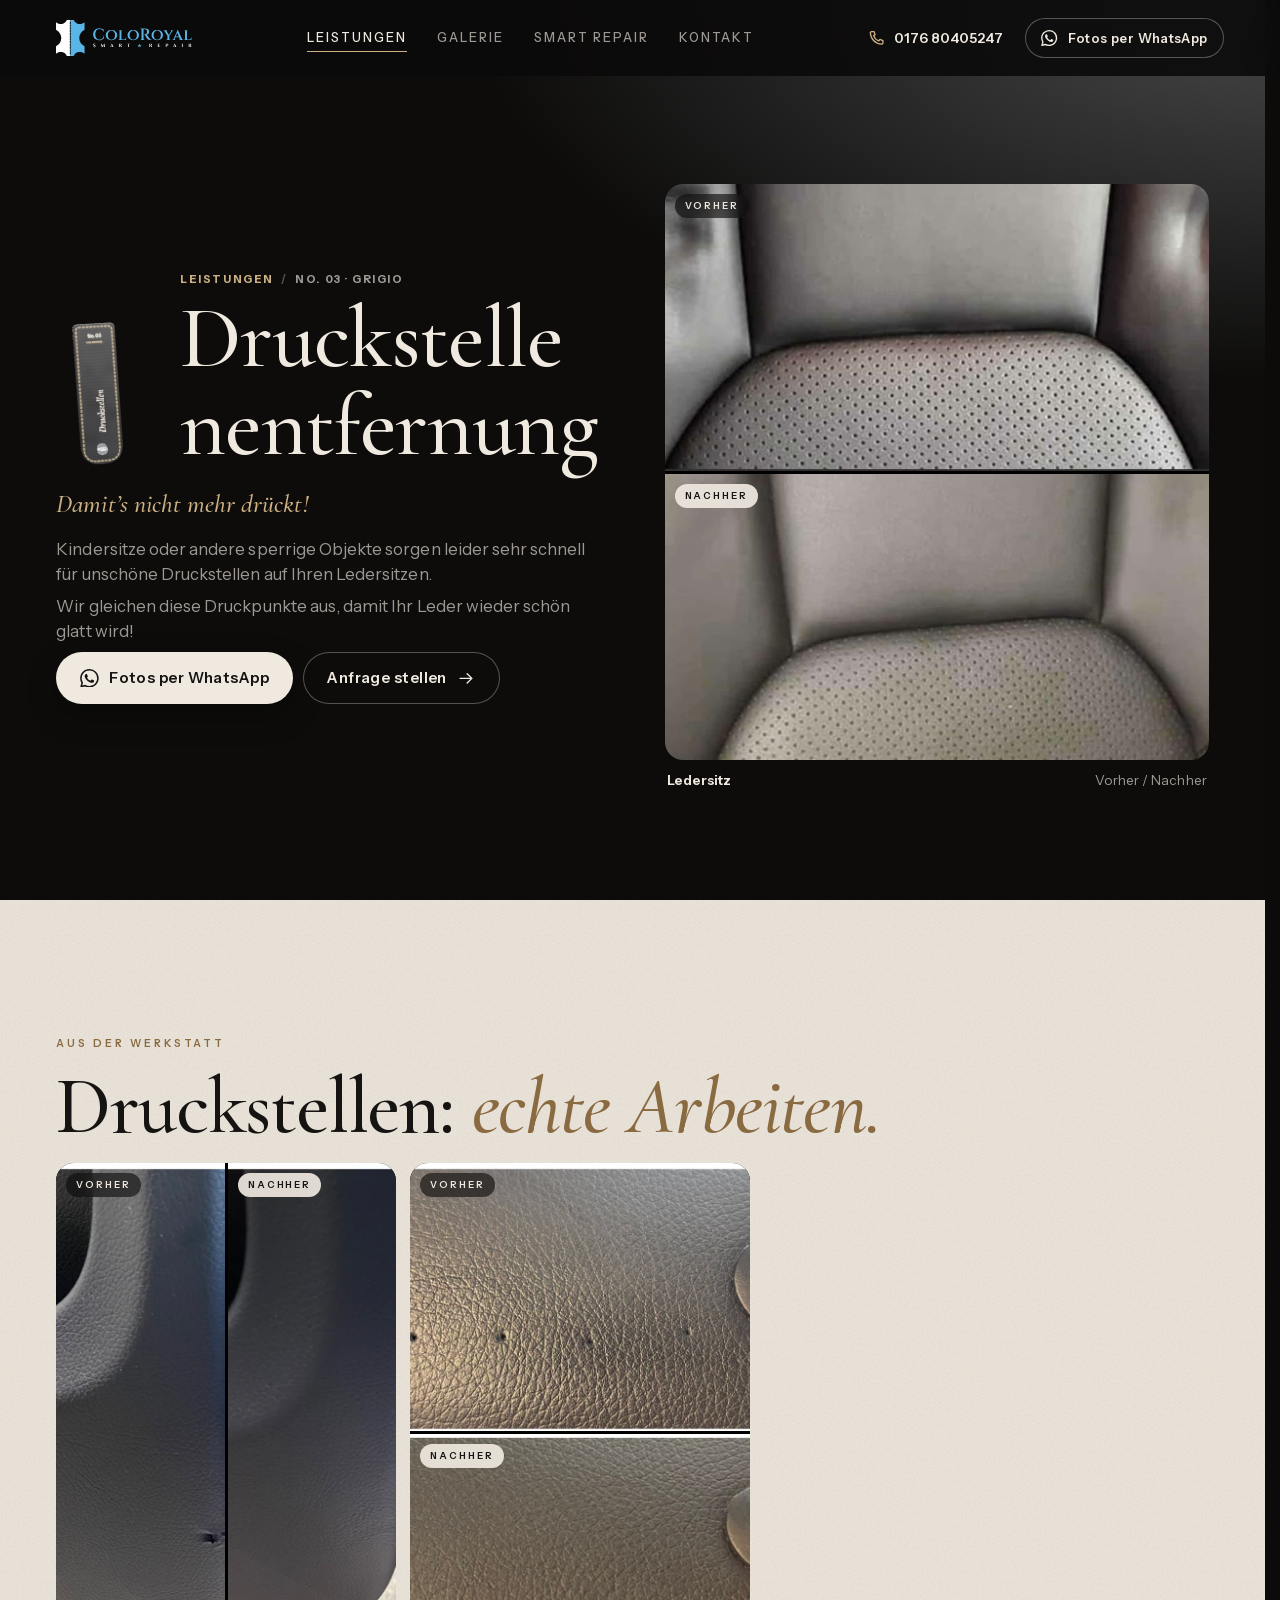
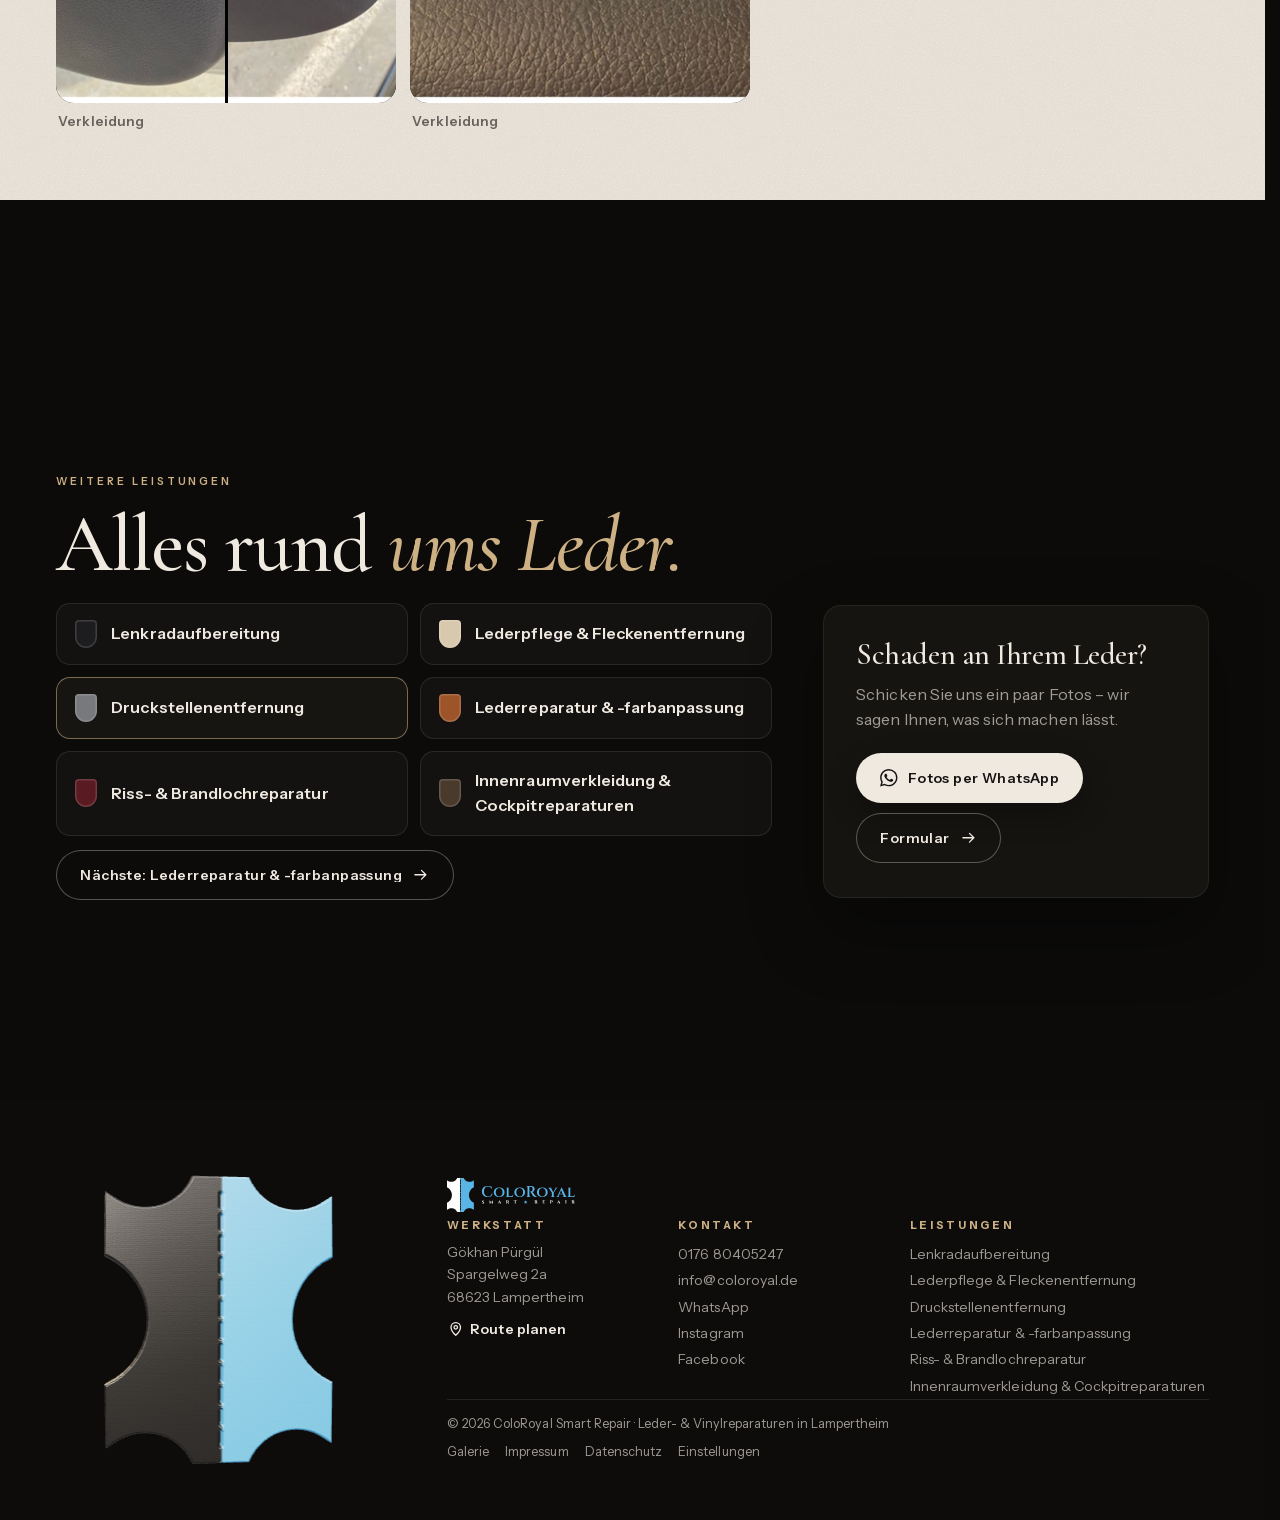
<file: leistungen/druckstellenentfernung.html>
<!doctype html>
<html lang="de">
<head>
<meta charset="utf-8">
<meta name="robots" content="noindex, nofollow">
<meta name="viewport" content="width=device-width, initial-scale=1, viewport-fit=cover">
<title>Druckstellenentfernung – ColoRoyal Smart Repair Lampertheim</title>
<meta name="description" content="Damit’s nicht mehr drückt! Kindersitze oder andere sperrige Objekte sorgen leider sehr schnell für unschöne Druckstellen auf Ihren Ledersitzen.">

<link rel="canonical" href="https://www.coloroyal.de/leistungen/druckstellenentfernung.html">
<meta property="og:type" content="website">
<meta property="og:site_name" content="ColoRoyal Smart Repair">
<meta property="og:title" content="Druckstellenentfernung – ColoRoyal Smart Repair Lampertheim">
<meta property="og:description" content="Damit’s nicht mehr drückt! Kindersitze oder andere sperrige Objekte sorgen leider sehr schnell für unschöne Druckstellen auf Ihren Ledersitzen.">
<meta property="og:image" content="https://www.coloroyal.de/assets/img/og.jpg">
<meta property="og:locale" content="de_DE">
<meta name="theme-color" content="#0b0a09">
<link rel="icon" href="../assets/img/logo/favicon.svg" type="image/svg+xml">
<link rel="apple-touch-icon" href="../assets/img/logo/apple-touch-icon.png">
<link rel="preload" href="../assets/fonts/CormorantGaramond-normal-latin.woff2" as="font" type="font/woff2" crossorigin>
<link rel="preload" href="../assets/fonts/InstrumentSans-normal-latin.woff2" as="font" type="font/woff2" crossorigin>
<link rel="stylesheet" href="../assets/fonts/fonts.css">
<link rel="stylesheet" href="../assets/css/site.css">
<script type="importmap">{"imports": {"three": "../vendor/three/build/three.module.min.js", "three/addons/": "../vendor/three/addons/"}}</script>

</head>
<body class="s-detail" data-base="../">
<a class="sprung" href="#inhalt">Zum Inhalt</a>
<header class="kopf" id="kopf">
  <a class="kopf-logo" href="../index.html" aria-label="ColoRoyal Smart Repair – zur Startseite"><img src="../assets/img/logo/logo-quer-dunkel.svg" alt="ColoRoyal Smart Repair" width="183" height="48"></a>
  <nav class="kopf-nav" aria-label="Hauptmenü"><a href="../leistungen.html" aria-current="page">Leistungen</a><a href="../galerie.html">Galerie</a><a href="../index.html#smart-repair">Smart Repair</a><a href="../kontakt.html">Kontakt</a></nav>
  <a class="kopf-tel" href="tel:+4917680405247"><svg class="ico" viewBox="0 0 24 24" aria-hidden="true" fill="none" stroke="currentColor" stroke-width="1.8" stroke-linecap="round" stroke-linejoin="round"><path d="M5 3.5h3.2l1.6 4.2-2.1 1.4a11.5 11.5 0 0 0 7.2 7.2l1.4-2.1 4.2 1.6V19a1.8 1.8 0 0 1-1.9 1.8C10.2 20.3 3.7 13.8 3.2 5.4A1.8 1.8 0 0 1 5 3.5z"/></svg><span>0176 80405247</span></a>
  <a class="knopf knopf-leder knopf-s js-wa" href="https://wa.me/4917680405247?text=Hallo%20ColoRoyal%2C%20ich%20h%C3%A4tte%20gerne%20eine%20Einsch%C3%A4tzung%20zu%20einem%20Lederschaden.%20Fotos%20schicke%20ich%20mit." target="_blank" rel="noopener"><svg class="ico" viewBox="0 0 24 24" aria-hidden="true"><path fill="currentColor" d="M17.47 14.38c-.3-.15-1.76-.87-2.03-.97-.27-.1-.47-.15-.67.15-.2.3-.77.97-.94 1.16-.17.2-.35.22-.64.08-.3-.15-1.26-.46-2.39-1.48-.88-.79-1.48-1.76-1.65-2.06-.17-.3-.02-.46.13-.6.13-.14.3-.35.45-.52.15-.17.2-.3.3-.5.1-.2.05-.37-.03-.52-.07-.15-.67-1.61-.92-2.2-.24-.58-.49-.5-.67-.51h-.57c-.2 0-.52.07-.8.37-.27.3-1.04 1.02-1.04 2.48s1.07 2.88 1.21 3.07c.15.2 2.1 3.2 5.08 4.49.71.31 1.26.49 1.7.63.71.22 1.36.19 1.87.12.57-.09 1.76-.72 2-1.41.25-.7.25-1.29.18-1.41-.08-.13-.27-.2-.57-.35m-5.42 7.4h-.01a9.87 9.87 0 0 1-5.03-1.38l-.36-.21-3.74.98 1-3.65-.24-.37a9.86 9.86 0 0 1-1.51-5.26c0-5.45 4.44-9.88 9.89-9.88 2.64 0 5.12 1.03 6.99 2.9a9.83 9.83 0 0 1 2.89 6.99c0 5.45-4.44 9.88-9.88 9.88m8.41-18.3A11.82 11.82 0 0 0 12.05 0C5.5 0 .16 5.34.16 11.89c0 2.1.55 4.14 1.59 5.95L.06 24l6.3-1.65a11.88 11.88 0 0 0 5.68 1.45h.01c6.55 0 11.89-5.34 11.89-11.89 0-3.18-1.24-6.17-3.48-8.41z"/></svg><span>Fotos per WhatsApp</span></a>
  <a class="kopf-wa js-wa" href="https://wa.me/4917680405247?text=Hallo%20ColoRoyal%2C%20ich%20h%C3%A4tte%20gerne%20eine%20Einsch%C3%A4tzung%20zu%20einem%20Lederschaden.%20Fotos%20schicke%20ich%20mit." target="_blank" rel="noopener" aria-label="Fotos per WhatsApp schicken"><svg class="ico" viewBox="0 0 24 24" aria-hidden="true"><path fill="currentColor" d="M17.47 14.38c-.3-.15-1.76-.87-2.03-.97-.27-.1-.47-.15-.67.15-.2.3-.77.97-.94 1.16-.17.2-.35.22-.64.08-.3-.15-1.26-.46-2.39-1.48-.88-.79-1.48-1.76-1.65-2.06-.17-.3-.02-.46.13-.6.13-.14.3-.35.45-.52.15-.17.2-.3.3-.5.1-.2.05-.37-.03-.52-.07-.15-.67-1.61-.92-2.2-.24-.58-.49-.5-.67-.51h-.57c-.2 0-.52.07-.8.37-.27.3-1.04 1.02-1.04 2.48s1.07 2.88 1.21 3.07c.15.2 2.1 3.2 5.08 4.49.71.31 1.26.49 1.7.63.71.22 1.36.19 1.87.12.57-.09 1.76-.72 2-1.41.25-.7.25-1.29.18-1.41-.08-.13-.27-.2-.57-.35m-5.42 7.4h-.01a9.87 9.87 0 0 1-5.03-1.38l-.36-.21-3.74.98 1-3.65-.24-.37a9.86 9.86 0 0 1-1.51-5.26c0-5.45 4.44-9.88 9.89-9.88 2.64 0 5.12 1.03 6.99 2.9a9.83 9.83 0 0 1 2.89 6.99c0 5.45-4.44 9.88-9.88 9.88m8.41-18.3A11.82 11.82 0 0 0 12.05 0C5.5 0 .16 5.34.16 11.89c0 2.1.55 4.14 1.59 5.95L.06 24l6.3-1.65a11.88 11.88 0 0 0 5.68 1.45h.01c6.55 0 11.89-5.34 11.89-11.89 0-3.18-1.24-6.17-3.48-8.41z"/></svg></a>
  <button class="kopf-menue" id="menueKnopf" aria-label="Menü öffnen" aria-expanded="false" aria-controls="menue"><i></i><i></i></button>
</header>
<div class="menue" id="menue" hidden>
  <nav class="menue-haupt" aria-label="Menü">
    <a href="../index.html">Start</a><a href="../leistungen.html">Leistungen</a><a href="../galerie.html">Galerie</a><a href="../kontakt.html">Kontakt</a>
  </nav>
  <div class="menue-l"><a href="../leistungen/lenkradaufbereitung.html"><i style="--c:#1d1c1e"></i>Lenkradaufbereitung</a><a href="../leistungen/lederpflege-fleckenentfernung.html"><i style="--c:#d8c9ae"></i>Lederpflege &amp; Fleckenentfernung</a><a href="../leistungen/druckstellenentfernung.html"><i style="--c:#77797c"></i>Druckstellenentfernung</a><a href="../leistungen/lederfarbauffrischung-anpassung.html"><i style="--c:#9c5428"></i>Lederreparatur &amp; -farbanpassung</a><a href="../leistungen/riss-brandlochreparatur.html"><i style="--c:#5a1a22"></i>Riss- &amp; Brandlochreparatur</a><a href="../leistungen/innenraumverkleidung-cockpitreparaturen.html"><i style="--c:#4a3a2c"></i>Innenraumverkleidung &amp; Cockpitreparaturen</a></div>
  <div class="menue-kontakt">
    <a href="tel:+4917680405247"><svg class="ico" viewBox="0 0 24 24" aria-hidden="true" fill="none" stroke="currentColor" stroke-width="1.8" stroke-linecap="round" stroke-linejoin="round"><path d="M5 3.5h3.2l1.6 4.2-2.1 1.4a11.5 11.5 0 0 0 7.2 7.2l1.4-2.1 4.2 1.6V19a1.8 1.8 0 0 1-1.9 1.8C10.2 20.3 3.7 13.8 3.2 5.4A1.8 1.8 0 0 1 5 3.5z"/></svg> 0176 80405247</a>
    <a href="mailto:info@coloroyal.de"><svg class="ico" viewBox="0 0 24 24" aria-hidden="true" fill="none" stroke="currentColor" stroke-width="1.8" stroke-linecap="round" stroke-linejoin="round"><rect x="3" y="5" width="18" height="14" rx="2.5"/><path d="m4 7 8 6 8-6"/></svg> info@coloroyal.de</a>
    <a href="https://instagram.com/coloroyal.de" target="_blank" rel="noopener"><svg class="ico" viewBox="0 0 24 24" aria-hidden="true" fill="none" stroke="currentColor" stroke-width="1.9"><rect x="3" y="3" width="18" height="18" rx="5.2"/><circle cx="12" cy="12" r="4.1"/><circle cx="17.4" cy="6.6" r="1.1" fill="currentColor" stroke="none"/></svg> @coloroyal.de</a>
  </div>
</div>
<main id="inhalt">

<section class="ld-held dunkel korn scr" style="--c:#77797c">
  <div class="ld-text">
    <div class="ld-kopf">
      <canvas class="ld-muster" id="muster3d" data-farbe="#77797c" data-nr="03" data-name="Druckstellen" aria-hidden="true"></canvas>
      <div>
        <p class="ld-pfad"><a href="../leistungen.html">Leistungen</a> <span>/</span> No. 03 · Grigio</p>
        <h1 class="disp">Druckstellen­entfernung</h1>
      </div>
    </div>
    <p class="ld-claim">Damit’s nicht mehr drückt!</p>
    <p>Kindersitze oder andere sperrige Objekte sorgen leider sehr schnell für unschöne Druckstellen auf Ihren Ledersitzen.</p><p>Wir gleichen diese Druckpunkte aus, damit Ihr Leder wieder schön glatt wird!</p>
    <div class="knoepfe">
      <a class="knopf knopf-blau js-wa" href="https://wa.me/4917680405247?text=Hallo%20ColoRoyal%2C%20ich%20interessiere%20mich%20f%C3%BCr%3A%20Druckstellenentfernung.%20Fotos%20schicke%20ich%20mit." target="_blank" rel="noopener"><svg class="ico" viewBox="0 0 24 24" aria-hidden="true"><path fill="currentColor" d="M17.47 14.38c-.3-.15-1.76-.87-2.03-.97-.27-.1-.47-.15-.67.15-.2.3-.77.97-.94 1.16-.17.2-.35.22-.64.08-.3-.15-1.26-.46-2.39-1.48-.88-.79-1.48-1.76-1.65-2.06-.17-.3-.02-.46.13-.6.13-.14.3-.35.45-.52.15-.17.2-.3.3-.5.1-.2.05-.37-.03-.52-.07-.15-.67-1.61-.92-2.2-.24-.58-.49-.5-.67-.51h-.57c-.2 0-.52.07-.8.37-.27.3-1.04 1.02-1.04 2.48s1.07 2.88 1.21 3.07c.15.2 2.1 3.2 5.08 4.49.71.31 1.26.49 1.7.63.71.22 1.36.19 1.87.12.57-.09 1.76-.72 2-1.41.25-.7.25-1.29.18-1.41-.08-.13-.27-.2-.57-.35m-5.42 7.4h-.01a9.87 9.87 0 0 1-5.03-1.38l-.36-.21-3.74.98 1-3.65-.24-.37a9.86 9.86 0 0 1-1.51-5.26c0-5.45 4.44-9.88 9.89-9.88 2.64 0 5.12 1.03 6.99 2.9a9.83 9.83 0 0 1 2.89 6.99c0 5.45-4.44 9.88-9.88 9.88m8.41-18.3A11.82 11.82 0 0 0 12.05 0C5.5 0 .16 5.34.16 11.89c0 2.1.55 4.14 1.59 5.95L.06 24l6.3-1.65a11.88 11.88 0 0 0 5.68 1.45h.01c6.55 0 11.89-5.34 11.89-11.89 0-3.18-1.24-6.17-3.48-8.41z"/></svg><span>Fotos per WhatsApp</span></a>
      <a class="knopf knopf-leder" href="../kontakt.html?leistung=druckstellenentfernung"><span>Anfrage stellen</span><svg class="ico pfeil" viewBox="0 0 24 24" aria-hidden="true" fill="none" stroke="currentColor" stroke-width="1.8" stroke-linecap="round" stroke-linejoin="round"><path d="M4 12h15M13 6l6 6-6 6"/></svg></a>
    </div>
  </div>
  <div class="ld-bild">
    <figure class="dp dp-gross" data-id="druck-sitz" data-quer="1">
  <div class="dp-h"><img class="dp-v" src="../assets/img/arbeiten/druck-sitz-v.jpg" alt="Vorher: Ledersitz" width="1100" height="413"><span class="dp-l">Vorher</span></div>
  <div class="dp-h"><img class="dp-n" src="../assets/img/arbeiten/druck-sitz-n.jpg" alt="Nachher: Ledersitz" width="1100" height="413"><span class="dp-l dp-ln">Nachher</span></div>
</figure>
    <p class="vh-info"><b>Ledersitz</b><span>Vorher / Nachher</span></p>
  </div>
</section>
<section class="ld-arbeiten hell scr">
  <div class="la-kopf">
    <p class="kicker">Aus der Werkstatt</p>
    <h2 class="disp">Druckstellen: <em>echte Arbeiten.</em></h2>
  </div>
  <div class="la-leiste wisch"><article class="arbeit"><figure class="dp dp-karte" data-id="druck-verkleidung" data-quer="0">
  <div class="dp-h"><img class="dp-v" src="../assets/img/arbeiten/druck-verkleidung-v.jpg" alt="Vorher: Verkleidung" width="550" height="1100" loading="lazy"><span class="dp-l">Vorher</span></div>
  <div class="dp-h"><img class="dp-n" src="../assets/img/arbeiten/druck-verkleidung-n.jpg" alt="Nachher: Verkleidung" width="550" height="1100" loading="lazy"><span class="dp-l dp-ln">Nachher</span></div>
</figure><p>Verkleidung</p></article><article class="arbeit"><figure class="dp dp-karte" data-id="druck-loecher" data-quer="1">
  <div class="dp-h"><img class="dp-v" src="../assets/img/arbeiten/druck-loecher-v.jpg" alt="Vorher: Verkleidung" width="1100" height="550" loading="lazy"><span class="dp-l">Vorher</span></div>
  <div class="dp-h"><img class="dp-n" src="../assets/img/arbeiten/druck-loecher-n.jpg" alt="Nachher: Verkleidung" width="1100" height="550" loading="lazy"><span class="dp-l dp-ln">Nachher</span></div>
</figure><p>Verkleidung</p></article></div>
</section>
<section class="ld-weiter dunkel scr">
  <div class="lw-kopf">
    <p class="kicker">Weitere Leistungen</p>
    <h2 class="disp">Alles rund <em>ums Leder.</em></h2>
  </div>
  <div class="lw-inhalt">
    <div>
      <nav class="andere-liste" aria-label="Leistungen"><a class="andere" href="lenkradaufbereitung.html" style="--c:#1d1c1e"><i></i><span>Lenkradaufbereitung</span></a><a class="andere" href="lederpflege-fleckenentfernung.html" style="--c:#d8c9ae"><i></i><span>Lederpflege &amp; Fleckenentfernung</span></a><a class="andere ist" href="druckstellenentfernung.html" style="--c:#77797c"><i></i><span>Druckstellenentfernung</span></a><a class="andere" href="lederfarbauffrischung-anpassung.html" style="--c:#9c5428"><i></i><span>Lederreparatur &amp; -farbanpassung</span></a><a class="andere" href="riss-brandlochreparatur.html" style="--c:#5a1a22"><i></i><span>Riss- &amp; Brandlochreparatur</span></a><a class="andere" href="innenraumverkleidung-cockpitreparaturen.html" style="--c:#4a3a2c"><i></i><span>Innenraumverkleidung &amp; Cockpitreparaturen</span></a></nav>
      <a class="knopf knopf-leder lw-naechste" href="lederfarbauffrischung-anpassung.html"><span>Nächste: Lederreparatur &amp; -farbanpassung</span><svg class="ico pfeil" viewBox="0 0 24 24" aria-hidden="true" fill="none" stroke="currentColor" stroke-width="1.8" stroke-linecap="round" stroke-linejoin="round"><path d="M4 12h15M13 6l6 6-6 6"/></svg></a>
    </div>
    <aside class="lw-cta genaeht">
      <p class="disp">Schaden an Ihrem Leder?</p>
      <p>Schicken Sie uns ein paar Fotos – wir sagen Ihnen, was sich machen lässt.</p>
      <div class="knoepfe">
        <a class="knopf knopf-blau js-wa" href="https://wa.me/4917680405247?text=Hallo%20ColoRoyal%2C%20ich%20interessiere%20mich%20f%C3%BCr%3A%20Druckstellenentfernung.%20Fotos%20schicke%20ich%20mit." target="_blank" rel="noopener"><svg class="ico" viewBox="0 0 24 24" aria-hidden="true"><path fill="currentColor" d="M17.47 14.38c-.3-.15-1.76-.87-2.03-.97-.27-.1-.47-.15-.67.15-.2.3-.77.97-.94 1.16-.17.2-.35.22-.64.08-.3-.15-1.26-.46-2.39-1.48-.88-.79-1.48-1.76-1.65-2.06-.17-.3-.02-.46.13-.6.13-.14.3-.35.45-.52.15-.17.2-.3.3-.5.1-.2.05-.37-.03-.52-.07-.15-.67-1.61-.92-2.2-.24-.58-.49-.5-.67-.51h-.57c-.2 0-.52.07-.8.37-.27.3-1.04 1.02-1.04 2.48s1.07 2.88 1.21 3.07c.15.2 2.1 3.2 5.08 4.49.71.31 1.26.49 1.7.63.71.22 1.36.19 1.87.12.57-.09 1.76-.72 2-1.41.25-.7.25-1.29.18-1.41-.08-.13-.27-.2-.57-.35m-5.42 7.4h-.01a9.87 9.87 0 0 1-5.03-1.38l-.36-.21-3.74.98 1-3.65-.24-.37a9.86 9.86 0 0 1-1.51-5.26c0-5.45 4.44-9.88 9.89-9.88 2.64 0 5.12 1.03 6.99 2.9a9.83 9.83 0 0 1 2.89 6.99c0 5.45-4.44 9.88-9.88 9.88m8.41-18.3A11.82 11.82 0 0 0 12.05 0C5.5 0 .16 5.34.16 11.89c0 2.1.55 4.14 1.59 5.95L.06 24l6.3-1.65a11.88 11.88 0 0 0 5.68 1.45h.01c6.55 0 11.89-5.34 11.89-11.89 0-3.18-1.24-6.17-3.48-8.41z"/></svg><span>Fotos per WhatsApp</span></a>
        <a class="knopf knopf-leder" href="../kontakt.html?leistung=druckstellenentfernung"><span>Formular</span><svg class="ico pfeil" viewBox="0 0 24 24" aria-hidden="true" fill="none" stroke="currentColor" stroke-width="1.8" stroke-linecap="round" stroke-linejoin="round"><path d="M4 12h15M13 6l6 6-6 6"/></svg></a>
      </div>
    </aside>
  </div>
</section>

</main>
<footer class="fuss dunkel korn" id="fuss">
  <div class="fuss-patch" aria-hidden="true"><canvas id="patch3d"></canvas><img class="patch-ersatz" src="../assets/img/logo/zeichen-dunkel.svg" alt=""></div>
  <div class="fuss-inhalt">
    <img class="fuss-logo" src="../assets/img/logo/logo-quer-dunkel.svg" alt="ColoRoyal Smart Repair" width="230" height="61" loading="lazy">
    <div class="fuss-spalten">
      <div><h3>Werkstatt</h3><p>Gökhan Pürgül<br>Spargelweg 2a<br>68623 Lampertheim</p><a class="fuss-route" href="https://www.google.com/maps/dir/?api=1&destination=Spargelweg+2a%2C+68623+Lampertheim" target="_blank" rel="noopener"><svg class="ico" viewBox="0 0 24 24" aria-hidden="true" fill="none" stroke="currentColor" stroke-width="1.8" stroke-linecap="round" stroke-linejoin="round"><path d="M12 21s-6.5-5.6-6.5-11a6.5 6.5 0 0 1 13 0c0 5.4-6.5 11-6.5 11z"/><circle cx="12" cy="10" r="2.4"/></svg> Route planen</a></div>
      <div><h3>Kontakt</h3><a href="tel:+4917680405247">0176 80405247</a><a href="mailto:info@coloroyal.de">info@coloroyal.de</a><a class="js-wa" href="https://wa.me/4917680405247?text=Hallo%20ColoRoyal%2C%20ich%20h%C3%A4tte%20gerne%20eine%20Einsch%C3%A4tzung%20zu%20einem%20Lederschaden.%20Fotos%20schicke%20ich%20mit." target="_blank" rel="noopener">WhatsApp</a><a href="https://instagram.com/coloroyal.de" target="_blank" rel="noopener">Instagram</a><a href="https://www.facebook.com/coloroyal/" target="_blank" rel="noopener">Facebook</a></div>
      <div class="fuss-l"><h3>Leistungen</h3><a href="../leistungen/lenkradaufbereitung.html">Lenkradaufbereitung</a><a href="../leistungen/lederpflege-fleckenentfernung.html">Lederpflege &amp; Fleckenentfernung</a><a href="../leistungen/druckstellenentfernung.html">Druckstellenentfernung</a><a href="../leistungen/lederfarbauffrischung-anpassung.html">Lederreparatur &amp; -farbanpassung</a><a href="../leistungen/riss-brandlochreparatur.html">Riss- &amp; Brandlochreparatur</a><a href="../leistungen/innenraumverkleidung-cockpitreparaturen.html">Innenraumverkleidung &amp; Cockpitreparaturen</a></div>
    </div>
    <div class="fuss-unten"><span>© 2026 ColoRoyal Smart Repair · Leder- &amp; Vinylreparaturen in Lampertheim</span><span><a href="../galerie.html">Galerie</a><a href="../impressum.html">Impressum</a><a href="../datenschutz.html">Datenschutz</a><a href="../einstellungen/" rel="nofollow">Einstellungen</a></span></div>
  </div>
</footer>
<script type="module" src="../assets/js/site.js"></script>
<script type="module" src="../assets/js/muster.js"></script>
<script type="module" src="../assets/js/patch.js"></script>
</body>
</html>
</file>
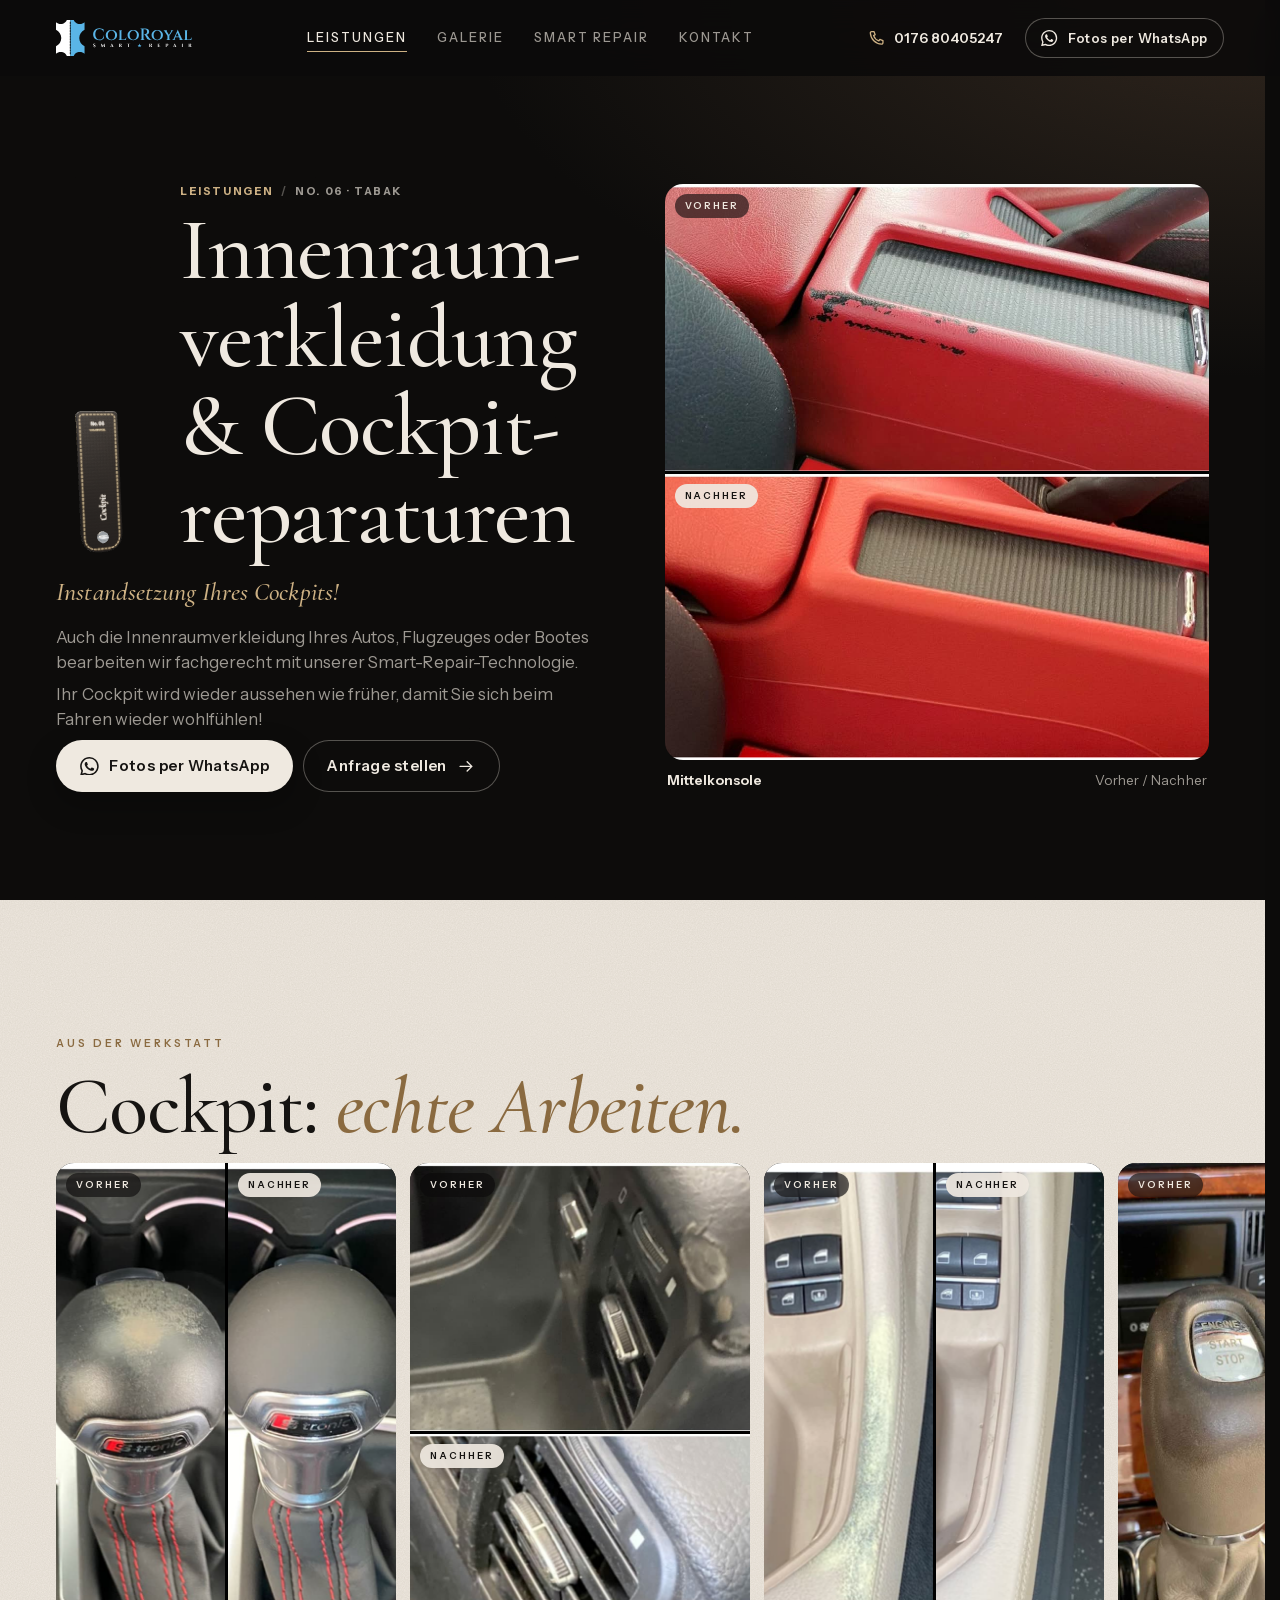
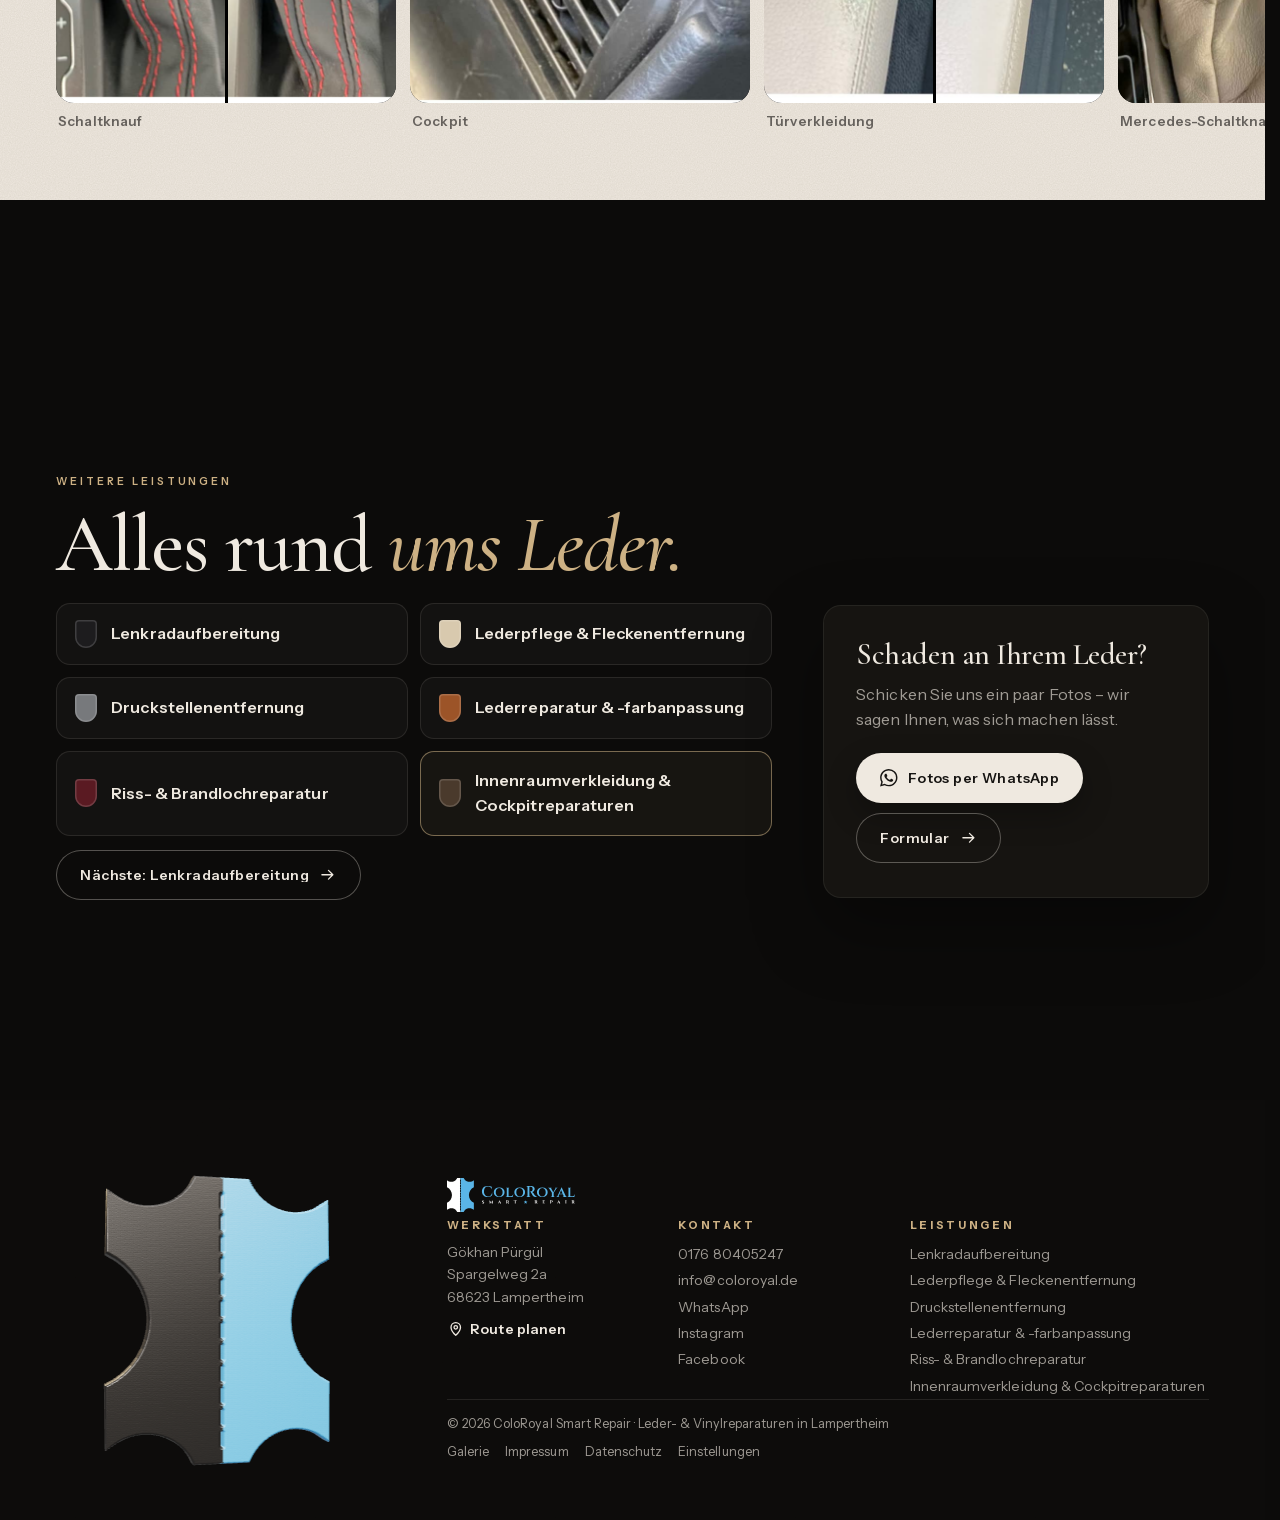
<file: leistungen/innenraumverkleidung-cockpitreparaturen.html>
<!doctype html>
<html lang="de">
<head>
<meta charset="utf-8">
<meta name="robots" content="noindex, nofollow">
<meta name="viewport" content="width=device-width, initial-scale=1, viewport-fit=cover">
<title>Innenraumverkleidung &amp; Cockpitreparaturen – ColoRoyal Smart Repair Lampertheim</title>
<meta name="description" content="Instandsetzung Ihres Cockpits! Auch die Innenraumverkleidung Ihres Autos, Flugzeuges oder Bootes bearbeiten wir fachgerecht mit unserer Smart-Repair-Technologie.">

<link rel="canonical" href="https://www.coloroyal.de/leistungen/innenraumverkleidung-cockpitreparaturen.html">
<meta property="og:type" content="website">
<meta property="og:site_name" content="ColoRoyal Smart Repair">
<meta property="og:title" content="Innenraumverkleidung &amp; Cockpitreparaturen – ColoRoyal Smart Repair Lampertheim">
<meta property="og:description" content="Instandsetzung Ihres Cockpits! Auch die Innenraumverkleidung Ihres Autos, Flugzeuges oder Bootes bearbeiten wir fachgerecht mit unserer Smart-Repair-Technologie.">
<meta property="og:image" content="https://www.coloroyal.de/assets/img/og.jpg">
<meta property="og:locale" content="de_DE">
<meta name="theme-color" content="#0b0a09">
<link rel="icon" href="../assets/img/logo/favicon.svg" type="image/svg+xml">
<link rel="apple-touch-icon" href="../assets/img/logo/apple-touch-icon.png">
<link rel="preload" href="../assets/fonts/CormorantGaramond-normal-latin.woff2" as="font" type="font/woff2" crossorigin>
<link rel="preload" href="../assets/fonts/InstrumentSans-normal-latin.woff2" as="font" type="font/woff2" crossorigin>
<link rel="stylesheet" href="../assets/fonts/fonts.css">
<link rel="stylesheet" href="../assets/css/site.css">
<script type="importmap">{"imports": {"three": "../vendor/three/build/three.module.min.js", "three/addons/": "../vendor/three/addons/"}}</script>

</head>
<body class="s-detail" data-base="../">
<a class="sprung" href="#inhalt">Zum Inhalt</a>
<header class="kopf" id="kopf">
  <a class="kopf-logo" href="../index.html" aria-label="ColoRoyal Smart Repair – zur Startseite"><img src="../assets/img/logo/logo-quer-dunkel.svg" alt="ColoRoyal Smart Repair" width="183" height="48"></a>
  <nav class="kopf-nav" aria-label="Hauptmenü"><a href="../leistungen.html" aria-current="page">Leistungen</a><a href="../galerie.html">Galerie</a><a href="../index.html#smart-repair">Smart Repair</a><a href="../kontakt.html">Kontakt</a></nav>
  <a class="kopf-tel" href="tel:+4917680405247"><svg class="ico" viewBox="0 0 24 24" aria-hidden="true" fill="none" stroke="currentColor" stroke-width="1.8" stroke-linecap="round" stroke-linejoin="round"><path d="M5 3.5h3.2l1.6 4.2-2.1 1.4a11.5 11.5 0 0 0 7.2 7.2l1.4-2.1 4.2 1.6V19a1.8 1.8 0 0 1-1.9 1.8C10.2 20.3 3.7 13.8 3.2 5.4A1.8 1.8 0 0 1 5 3.5z"/></svg><span>0176 80405247</span></a>
  <a class="knopf knopf-leder knopf-s js-wa" href="https://wa.me/4917680405247?text=Hallo%20ColoRoyal%2C%20ich%20h%C3%A4tte%20gerne%20eine%20Einsch%C3%A4tzung%20zu%20einem%20Lederschaden.%20Fotos%20schicke%20ich%20mit." target="_blank" rel="noopener"><svg class="ico" viewBox="0 0 24 24" aria-hidden="true"><path fill="currentColor" d="M17.47 14.38c-.3-.15-1.76-.87-2.03-.97-.27-.1-.47-.15-.67.15-.2.3-.77.97-.94 1.16-.17.2-.35.22-.64.08-.3-.15-1.26-.46-2.39-1.48-.88-.79-1.48-1.76-1.65-2.06-.17-.3-.02-.46.13-.6.13-.14.3-.35.45-.52.15-.17.2-.3.3-.5.1-.2.05-.37-.03-.52-.07-.15-.67-1.61-.92-2.2-.24-.58-.49-.5-.67-.51h-.57c-.2 0-.52.07-.8.37-.27.3-1.04 1.02-1.04 2.48s1.07 2.88 1.21 3.07c.15.2 2.1 3.2 5.08 4.49.71.31 1.26.49 1.7.63.71.22 1.36.19 1.87.12.57-.09 1.76-.72 2-1.41.25-.7.25-1.29.18-1.41-.08-.13-.27-.2-.57-.35m-5.42 7.4h-.01a9.87 9.87 0 0 1-5.03-1.38l-.36-.21-3.74.98 1-3.65-.24-.37a9.86 9.86 0 0 1-1.51-5.26c0-5.45 4.44-9.88 9.89-9.88 2.64 0 5.12 1.03 6.99 2.9a9.83 9.83 0 0 1 2.89 6.99c0 5.45-4.44 9.88-9.88 9.88m8.41-18.3A11.82 11.82 0 0 0 12.05 0C5.5 0 .16 5.34.16 11.89c0 2.1.55 4.14 1.59 5.95L.06 24l6.3-1.65a11.88 11.88 0 0 0 5.68 1.45h.01c6.55 0 11.89-5.34 11.89-11.89 0-3.18-1.24-6.17-3.48-8.41z"/></svg><span>Fotos per WhatsApp</span></a>
  <a class="kopf-wa js-wa" href="https://wa.me/4917680405247?text=Hallo%20ColoRoyal%2C%20ich%20h%C3%A4tte%20gerne%20eine%20Einsch%C3%A4tzung%20zu%20einem%20Lederschaden.%20Fotos%20schicke%20ich%20mit." target="_blank" rel="noopener" aria-label="Fotos per WhatsApp schicken"><svg class="ico" viewBox="0 0 24 24" aria-hidden="true"><path fill="currentColor" d="M17.47 14.38c-.3-.15-1.76-.87-2.03-.97-.27-.1-.47-.15-.67.15-.2.3-.77.97-.94 1.16-.17.2-.35.22-.64.08-.3-.15-1.26-.46-2.39-1.48-.88-.79-1.48-1.76-1.65-2.06-.17-.3-.02-.46.13-.6.13-.14.3-.35.45-.52.15-.17.2-.3.3-.5.1-.2.05-.37-.03-.52-.07-.15-.67-1.61-.92-2.2-.24-.58-.49-.5-.67-.51h-.57c-.2 0-.52.07-.8.37-.27.3-1.04 1.02-1.04 2.48s1.07 2.88 1.21 3.07c.15.2 2.1 3.2 5.08 4.49.71.31 1.26.49 1.7.63.71.22 1.36.19 1.87.12.57-.09 1.76-.72 2-1.41.25-.7.25-1.29.18-1.41-.08-.13-.27-.2-.57-.35m-5.42 7.4h-.01a9.87 9.87 0 0 1-5.03-1.38l-.36-.21-3.74.98 1-3.65-.24-.37a9.86 9.86 0 0 1-1.51-5.26c0-5.45 4.44-9.88 9.89-9.88 2.64 0 5.12 1.03 6.99 2.9a9.83 9.83 0 0 1 2.89 6.99c0 5.45-4.44 9.88-9.88 9.88m8.41-18.3A11.82 11.82 0 0 0 12.05 0C5.5 0 .16 5.34.16 11.89c0 2.1.55 4.14 1.59 5.95L.06 24l6.3-1.65a11.88 11.88 0 0 0 5.68 1.45h.01c6.55 0 11.89-5.34 11.89-11.89 0-3.18-1.24-6.17-3.48-8.41z"/></svg></a>
  <button class="kopf-menue" id="menueKnopf" aria-label="Menü öffnen" aria-expanded="false" aria-controls="menue"><i></i><i></i></button>
</header>
<div class="menue" id="menue" hidden>
  <nav class="menue-haupt" aria-label="Menü">
    <a href="../index.html">Start</a><a href="../leistungen.html">Leistungen</a><a href="../galerie.html">Galerie</a><a href="../kontakt.html">Kontakt</a>
  </nav>
  <div class="menue-l"><a href="../leistungen/lenkradaufbereitung.html"><i style="--c:#1d1c1e"></i>Lenkradaufbereitung</a><a href="../leistungen/lederpflege-fleckenentfernung.html"><i style="--c:#d8c9ae"></i>Lederpflege &amp; Fleckenentfernung</a><a href="../leistungen/druckstellenentfernung.html"><i style="--c:#77797c"></i>Druckstellenentfernung</a><a href="../leistungen/lederfarbauffrischung-anpassung.html"><i style="--c:#9c5428"></i>Lederreparatur &amp; -farbanpassung</a><a href="../leistungen/riss-brandlochreparatur.html"><i style="--c:#5a1a22"></i>Riss- &amp; Brandlochreparatur</a><a href="../leistungen/innenraumverkleidung-cockpitreparaturen.html"><i style="--c:#4a3a2c"></i>Innenraumverkleidung &amp; Cockpitreparaturen</a></div>
  <div class="menue-kontakt">
    <a href="tel:+4917680405247"><svg class="ico" viewBox="0 0 24 24" aria-hidden="true" fill="none" stroke="currentColor" stroke-width="1.8" stroke-linecap="round" stroke-linejoin="round"><path d="M5 3.5h3.2l1.6 4.2-2.1 1.4a11.5 11.5 0 0 0 7.2 7.2l1.4-2.1 4.2 1.6V19a1.8 1.8 0 0 1-1.9 1.8C10.2 20.3 3.7 13.8 3.2 5.4A1.8 1.8 0 0 1 5 3.5z"/></svg> 0176 80405247</a>
    <a href="mailto:info@coloroyal.de"><svg class="ico" viewBox="0 0 24 24" aria-hidden="true" fill="none" stroke="currentColor" stroke-width="1.8" stroke-linecap="round" stroke-linejoin="round"><rect x="3" y="5" width="18" height="14" rx="2.5"/><path d="m4 7 8 6 8-6"/></svg> info@coloroyal.de</a>
    <a href="https://instagram.com/coloroyal.de" target="_blank" rel="noopener"><svg class="ico" viewBox="0 0 24 24" aria-hidden="true" fill="none" stroke="currentColor" stroke-width="1.9"><rect x="3" y="3" width="18" height="18" rx="5.2"/><circle cx="12" cy="12" r="4.1"/><circle cx="17.4" cy="6.6" r="1.1" fill="currentColor" stroke="none"/></svg> @coloroyal.de</a>
  </div>
</div>
<main id="inhalt">

<section class="ld-held dunkel korn scr" style="--c:#4a3a2c">
  <div class="ld-text">
    <div class="ld-kopf">
      <canvas class="ld-muster" id="muster3d" data-farbe="#4a3a2c" data-nr="06" data-name="Cockpit" aria-hidden="true"></canvas>
      <div>
        <p class="ld-pfad"><a href="../leistungen.html">Leistungen</a> <span>/</span> No. 06 · Tabak</p>
        <h1 class="disp">Innenraum­verkleidung &amp; Cockpit­reparaturen</h1>
      </div>
    </div>
    <p class="ld-claim">Instandsetzung Ihres Cockpits!</p>
    <p>Auch die Innenraumverkleidung Ihres Autos, Flugzeuges oder Bootes bearbeiten wir fachgerecht mit unserer Smart-Repair-Technologie.</p><p>Ihr Cockpit wird wieder aussehen wie früher, damit Sie sich beim Fahren wieder wohlfühlen!</p>
    <div class="knoepfe">
      <a class="knopf knopf-blau js-wa" href="https://wa.me/4917680405247?text=Hallo%20ColoRoyal%2C%20ich%20interessiere%20mich%20f%C3%BCr%3A%20Innenraumverkleidung%20%26%20Cockpitreparaturen.%20Fotos%20schicke%20ich%20mit." target="_blank" rel="noopener"><svg class="ico" viewBox="0 0 24 24" aria-hidden="true"><path fill="currentColor" d="M17.47 14.38c-.3-.15-1.76-.87-2.03-.97-.27-.1-.47-.15-.67.15-.2.3-.77.97-.94 1.16-.17.2-.35.22-.64.08-.3-.15-1.26-.46-2.39-1.48-.88-.79-1.48-1.76-1.65-2.06-.17-.3-.02-.46.13-.6.13-.14.3-.35.45-.52.15-.17.2-.3.3-.5.1-.2.05-.37-.03-.52-.07-.15-.67-1.61-.92-2.2-.24-.58-.49-.5-.67-.51h-.57c-.2 0-.52.07-.8.37-.27.3-1.04 1.02-1.04 2.48s1.07 2.88 1.21 3.07c.15.2 2.1 3.2 5.08 4.49.71.31 1.26.49 1.7.63.71.22 1.36.19 1.87.12.57-.09 1.76-.72 2-1.41.25-.7.25-1.29.18-1.41-.08-.13-.27-.2-.57-.35m-5.42 7.4h-.01a9.87 9.87 0 0 1-5.03-1.38l-.36-.21-3.74.98 1-3.65-.24-.37a9.86 9.86 0 0 1-1.51-5.26c0-5.45 4.44-9.88 9.89-9.88 2.64 0 5.12 1.03 6.99 2.9a9.83 9.83 0 0 1 2.89 6.99c0 5.45-4.44 9.88-9.88 9.88m8.41-18.3A11.82 11.82 0 0 0 12.05 0C5.5 0 .16 5.34.16 11.89c0 2.1.55 4.14 1.59 5.95L.06 24l6.3-1.65a11.88 11.88 0 0 0 5.68 1.45h.01c6.55 0 11.89-5.34 11.89-11.89 0-3.18-1.24-6.17-3.48-8.41z"/></svg><span>Fotos per WhatsApp</span></a>
      <a class="knopf knopf-leder" href="../kontakt.html?leistung=innenraumverkleidung-cockpitreparaturen"><span>Anfrage stellen</span><svg class="ico pfeil" viewBox="0 0 24 24" aria-hidden="true" fill="none" stroke="currentColor" stroke-width="1.8" stroke-linecap="round" stroke-linejoin="round"><path d="M4 12h15M13 6l6 6-6 6"/></svg></a>
    </div>
  </div>
  <div class="ld-bild">
    <figure class="dp dp-gross" data-id="cockpit-konsole" data-quer="1">
  <div class="dp-h"><img class="dp-v" src="../assets/img/arbeiten/cockpit-konsole-v.jpg" alt="Vorher: Mittelkonsole" width="1100" height="549"><span class="dp-l">Vorher</span></div>
  <div class="dp-h"><img class="dp-n" src="../assets/img/arbeiten/cockpit-konsole-n.jpg" alt="Nachher: Mittelkonsole" width="1100" height="549"><span class="dp-l dp-ln">Nachher</span></div>
</figure>
    <p class="vh-info"><b>Mittelkonsole</b><span>Vorher / Nachher</span></p>
  </div>
</section>
<section class="ld-arbeiten hell scr">
  <div class="la-kopf">
    <p class="kicker">Aus der Werkstatt</p>
    <h2 class="disp">Cockpit: <em>echte Arbeiten.</em></h2>
  </div>
  <div class="la-leiste wisch"><article class="arbeit"><figure class="dp dp-karte" data-id="cockpit-knauf" data-quer="0">
  <div class="dp-h"><img class="dp-v" src="../assets/img/arbeiten/cockpit-knauf-v.jpg" alt="Vorher: Schaltknauf" width="550" height="1100" loading="lazy"><span class="dp-l">Vorher</span></div>
  <div class="dp-h"><img class="dp-n" src="../assets/img/arbeiten/cockpit-knauf-n.jpg" alt="Nachher: Schaltknauf" width="550" height="1100" loading="lazy"><span class="dp-l dp-ln">Nachher</span></div>
</figure><p>Schaltknauf</p></article><article class="arbeit"><figure class="dp dp-karte" data-id="cockpit-luefter" data-quer="1">
  <div class="dp-h"><img class="dp-v" src="../assets/img/arbeiten/cockpit-luefter-v.jpg" alt="Vorher: Cockpit" width="1100" height="550" loading="lazy"><span class="dp-l">Vorher</span></div>
  <div class="dp-h"><img class="dp-n" src="../assets/img/arbeiten/cockpit-luefter-n.jpg" alt="Nachher: Cockpit" width="1100" height="550" loading="lazy"><span class="dp-l dp-ln">Nachher</span></div>
</figure><p>Cockpit</p></article><article class="arbeit"><figure class="dp dp-karte" data-id="cockpit-tuer" data-quer="0">
  <div class="dp-h"><img class="dp-v" src="../assets/img/arbeiten/cockpit-tuer-v.jpg" alt="Vorher: Türverkleidung" width="550" height="1100" loading="lazy"><span class="dp-l">Vorher</span></div>
  <div class="dp-h"><img class="dp-n" src="../assets/img/arbeiten/cockpit-tuer-n.jpg" alt="Nachher: Türverkleidung" width="550" height="1100" loading="lazy"><span class="dp-l dp-ln">Nachher</span></div>
</figure><p>Türverkleidung</p></article><article class="arbeit"><figure class="dp dp-karte" data-id="cockpit-benz" data-quer="0">
  <div class="dp-h"><img class="dp-v" src="../assets/img/arbeiten/cockpit-benz-v.jpg" alt="Vorher: Mercedes-Schaltknauf" width="611" height="1100" loading="lazy"><span class="dp-l">Vorher</span></div>
  <div class="dp-h"><img class="dp-n" src="../assets/img/arbeiten/cockpit-benz-n.jpg" alt="Nachher: Mercedes-Schaltknauf" width="611" height="1100" loading="lazy"><span class="dp-l dp-ln">Nachher</span></div>
</figure><p>Mercedes-Schaltknauf</p></article></div>
</section>
<section class="ld-weiter dunkel scr">
  <div class="lw-kopf">
    <p class="kicker">Weitere Leistungen</p>
    <h2 class="disp">Alles rund <em>ums Leder.</em></h2>
  </div>
  <div class="lw-inhalt">
    <div>
      <nav class="andere-liste" aria-label="Leistungen"><a class="andere" href="lenkradaufbereitung.html" style="--c:#1d1c1e"><i></i><span>Lenkradaufbereitung</span></a><a class="andere" href="lederpflege-fleckenentfernung.html" style="--c:#d8c9ae"><i></i><span>Lederpflege &amp; Fleckenentfernung</span></a><a class="andere" href="druckstellenentfernung.html" style="--c:#77797c"><i></i><span>Druckstellenentfernung</span></a><a class="andere" href="lederfarbauffrischung-anpassung.html" style="--c:#9c5428"><i></i><span>Lederreparatur &amp; -farbanpassung</span></a><a class="andere" href="riss-brandlochreparatur.html" style="--c:#5a1a22"><i></i><span>Riss- &amp; Brandlochreparatur</span></a><a class="andere ist" href="innenraumverkleidung-cockpitreparaturen.html" style="--c:#4a3a2c"><i></i><span>Innenraumverkleidung &amp; Cockpitreparaturen</span></a></nav>
      <a class="knopf knopf-leder lw-naechste" href="lenkradaufbereitung.html"><span>Nächste: Lenkradaufbereitung</span><svg class="ico pfeil" viewBox="0 0 24 24" aria-hidden="true" fill="none" stroke="currentColor" stroke-width="1.8" stroke-linecap="round" stroke-linejoin="round"><path d="M4 12h15M13 6l6 6-6 6"/></svg></a>
    </div>
    <aside class="lw-cta genaeht">
      <p class="disp">Schaden an Ihrem Leder?</p>
      <p>Schicken Sie uns ein paar Fotos – wir sagen Ihnen, was sich machen lässt.</p>
      <div class="knoepfe">
        <a class="knopf knopf-blau js-wa" href="https://wa.me/4917680405247?text=Hallo%20ColoRoyal%2C%20ich%20interessiere%20mich%20f%C3%BCr%3A%20Innenraumverkleidung%20%26%20Cockpitreparaturen.%20Fotos%20schicke%20ich%20mit." target="_blank" rel="noopener"><svg class="ico" viewBox="0 0 24 24" aria-hidden="true"><path fill="currentColor" d="M17.47 14.38c-.3-.15-1.76-.87-2.03-.97-.27-.1-.47-.15-.67.15-.2.3-.77.97-.94 1.16-.17.2-.35.22-.64.08-.3-.15-1.26-.46-2.39-1.48-.88-.79-1.48-1.76-1.65-2.06-.17-.3-.02-.46.13-.6.13-.14.3-.35.45-.52.15-.17.2-.3.3-.5.1-.2.05-.37-.03-.52-.07-.15-.67-1.61-.92-2.2-.24-.58-.49-.5-.67-.51h-.57c-.2 0-.52.07-.8.37-.27.3-1.04 1.02-1.04 2.48s1.07 2.88 1.21 3.07c.15.2 2.1 3.2 5.08 4.49.71.31 1.26.49 1.7.63.71.22 1.36.19 1.87.12.57-.09 1.76-.72 2-1.41.25-.7.25-1.29.18-1.41-.08-.13-.27-.2-.57-.35m-5.42 7.4h-.01a9.87 9.87 0 0 1-5.03-1.38l-.36-.21-3.74.98 1-3.65-.24-.37a9.86 9.86 0 0 1-1.51-5.26c0-5.45 4.44-9.88 9.89-9.88 2.64 0 5.12 1.03 6.99 2.9a9.83 9.83 0 0 1 2.89 6.99c0 5.45-4.44 9.88-9.88 9.88m8.41-18.3A11.82 11.82 0 0 0 12.05 0C5.5 0 .16 5.34.16 11.89c0 2.1.55 4.14 1.59 5.95L.06 24l6.3-1.65a11.88 11.88 0 0 0 5.68 1.45h.01c6.55 0 11.89-5.34 11.89-11.89 0-3.18-1.24-6.17-3.48-8.41z"/></svg><span>Fotos per WhatsApp</span></a>
        <a class="knopf knopf-leder" href="../kontakt.html?leistung=innenraumverkleidung-cockpitreparaturen"><span>Formular</span><svg class="ico pfeil" viewBox="0 0 24 24" aria-hidden="true" fill="none" stroke="currentColor" stroke-width="1.8" stroke-linecap="round" stroke-linejoin="round"><path d="M4 12h15M13 6l6 6-6 6"/></svg></a>
      </div>
    </aside>
  </div>
</section>

</main>
<footer class="fuss dunkel korn" id="fuss">
  <div class="fuss-patch" aria-hidden="true"><canvas id="patch3d"></canvas><img class="patch-ersatz" src="../assets/img/logo/zeichen-dunkel.svg" alt=""></div>
  <div class="fuss-inhalt">
    <img class="fuss-logo" src="../assets/img/logo/logo-quer-dunkel.svg" alt="ColoRoyal Smart Repair" width="230" height="61" loading="lazy">
    <div class="fuss-spalten">
      <div><h3>Werkstatt</h3><p>Gökhan Pürgül<br>Spargelweg 2a<br>68623 Lampertheim</p><a class="fuss-route" href="https://www.google.com/maps/dir/?api=1&destination=Spargelweg+2a%2C+68623+Lampertheim" target="_blank" rel="noopener"><svg class="ico" viewBox="0 0 24 24" aria-hidden="true" fill="none" stroke="currentColor" stroke-width="1.8" stroke-linecap="round" stroke-linejoin="round"><path d="M12 21s-6.5-5.6-6.5-11a6.5 6.5 0 0 1 13 0c0 5.4-6.5 11-6.5 11z"/><circle cx="12" cy="10" r="2.4"/></svg> Route planen</a></div>
      <div><h3>Kontakt</h3><a href="tel:+4917680405247">0176 80405247</a><a href="mailto:info@coloroyal.de">info@coloroyal.de</a><a class="js-wa" href="https://wa.me/4917680405247?text=Hallo%20ColoRoyal%2C%20ich%20h%C3%A4tte%20gerne%20eine%20Einsch%C3%A4tzung%20zu%20einem%20Lederschaden.%20Fotos%20schicke%20ich%20mit." target="_blank" rel="noopener">WhatsApp</a><a href="https://instagram.com/coloroyal.de" target="_blank" rel="noopener">Instagram</a><a href="https://www.facebook.com/coloroyal/" target="_blank" rel="noopener">Facebook</a></div>
      <div class="fuss-l"><h3>Leistungen</h3><a href="../leistungen/lenkradaufbereitung.html">Lenkradaufbereitung</a><a href="../leistungen/lederpflege-fleckenentfernung.html">Lederpflege &amp; Fleckenentfernung</a><a href="../leistungen/druckstellenentfernung.html">Druckstellenentfernung</a><a href="../leistungen/lederfarbauffrischung-anpassung.html">Lederreparatur &amp; -farbanpassung</a><a href="../leistungen/riss-brandlochreparatur.html">Riss- &amp; Brandlochreparatur</a><a href="../leistungen/innenraumverkleidung-cockpitreparaturen.html">Innenraumverkleidung &amp; Cockpitreparaturen</a></div>
    </div>
    <div class="fuss-unten"><span>© 2026 ColoRoyal Smart Repair · Leder- &amp; Vinylreparaturen in Lampertheim</span><span><a href="../galerie.html">Galerie</a><a href="../impressum.html">Impressum</a><a href="../datenschutz.html">Datenschutz</a><a href="../einstellungen/" rel="nofollow">Einstellungen</a></span></div>
  </div>
</footer>
<script type="module" src="../assets/js/site.js"></script>
<script type="module" src="../assets/js/muster.js"></script>
<script type="module" src="../assets/js/patch.js"></script>
</body>
</html>
</file>
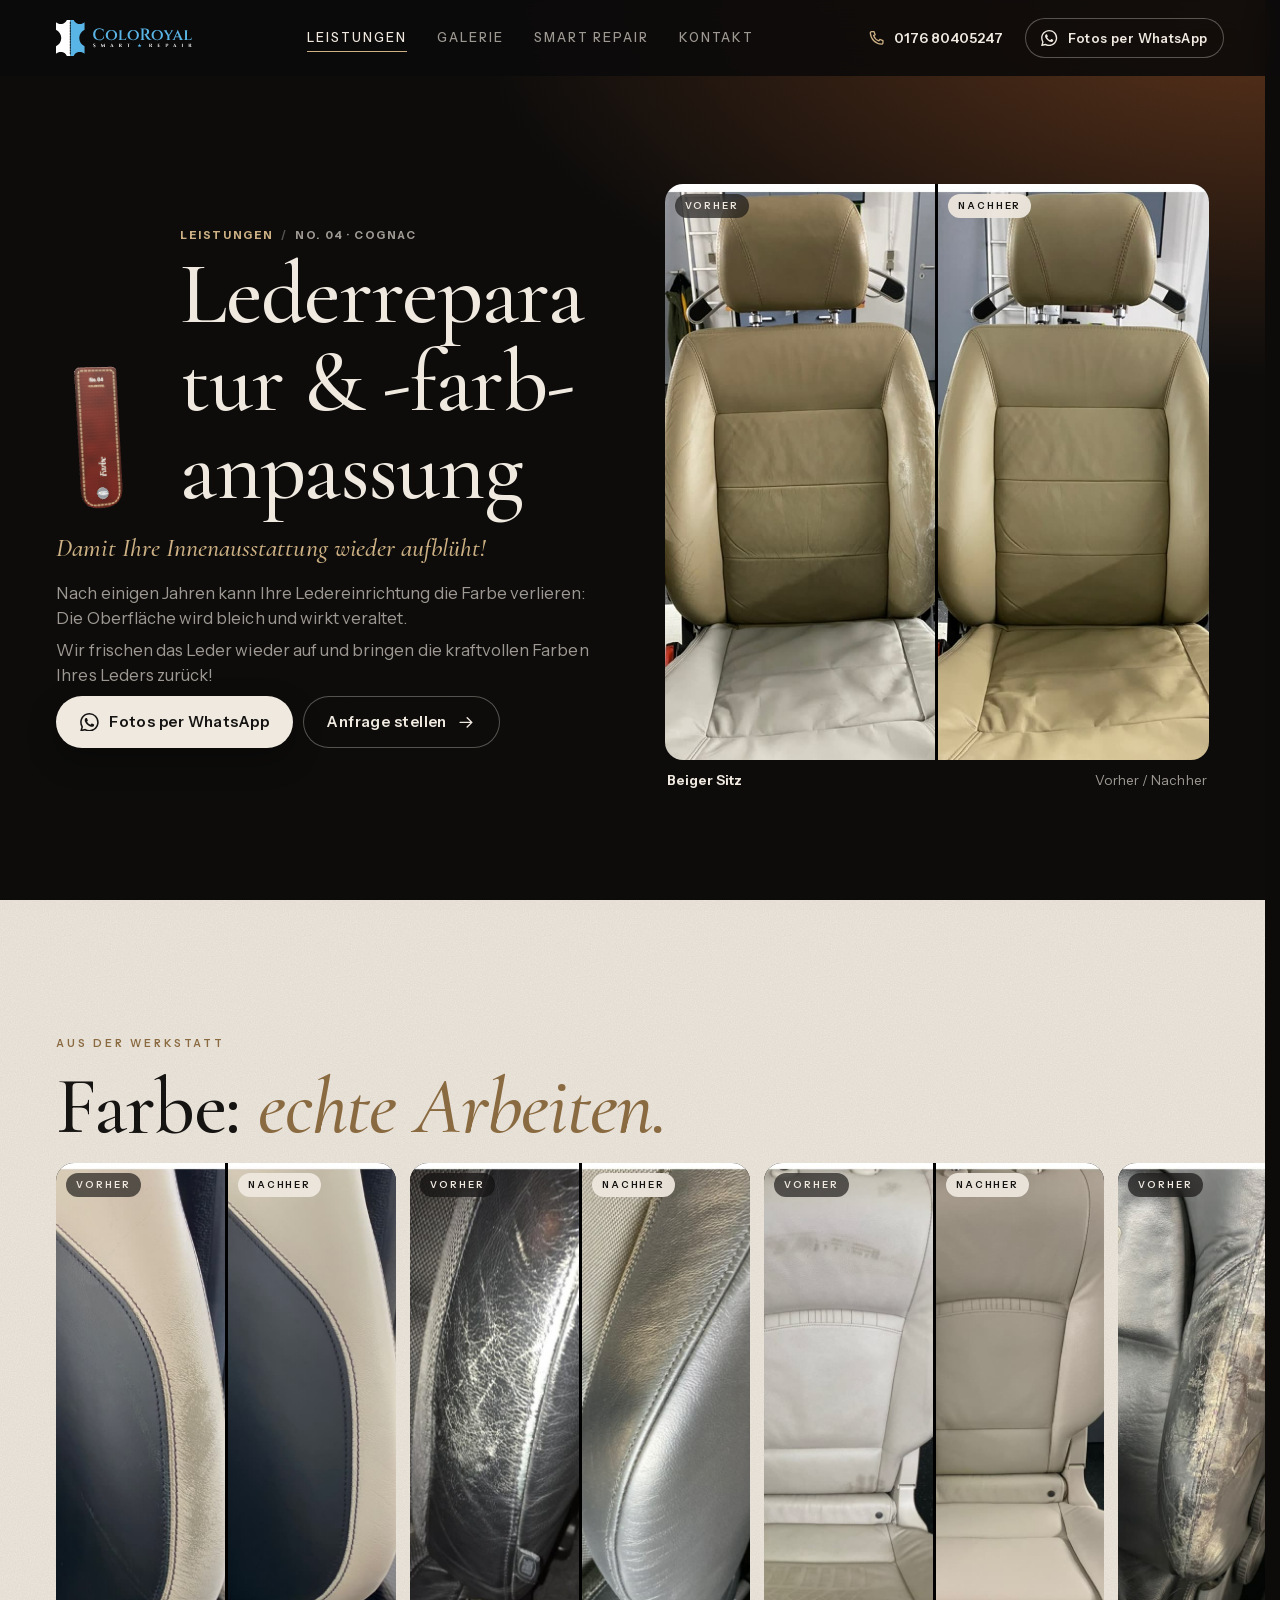
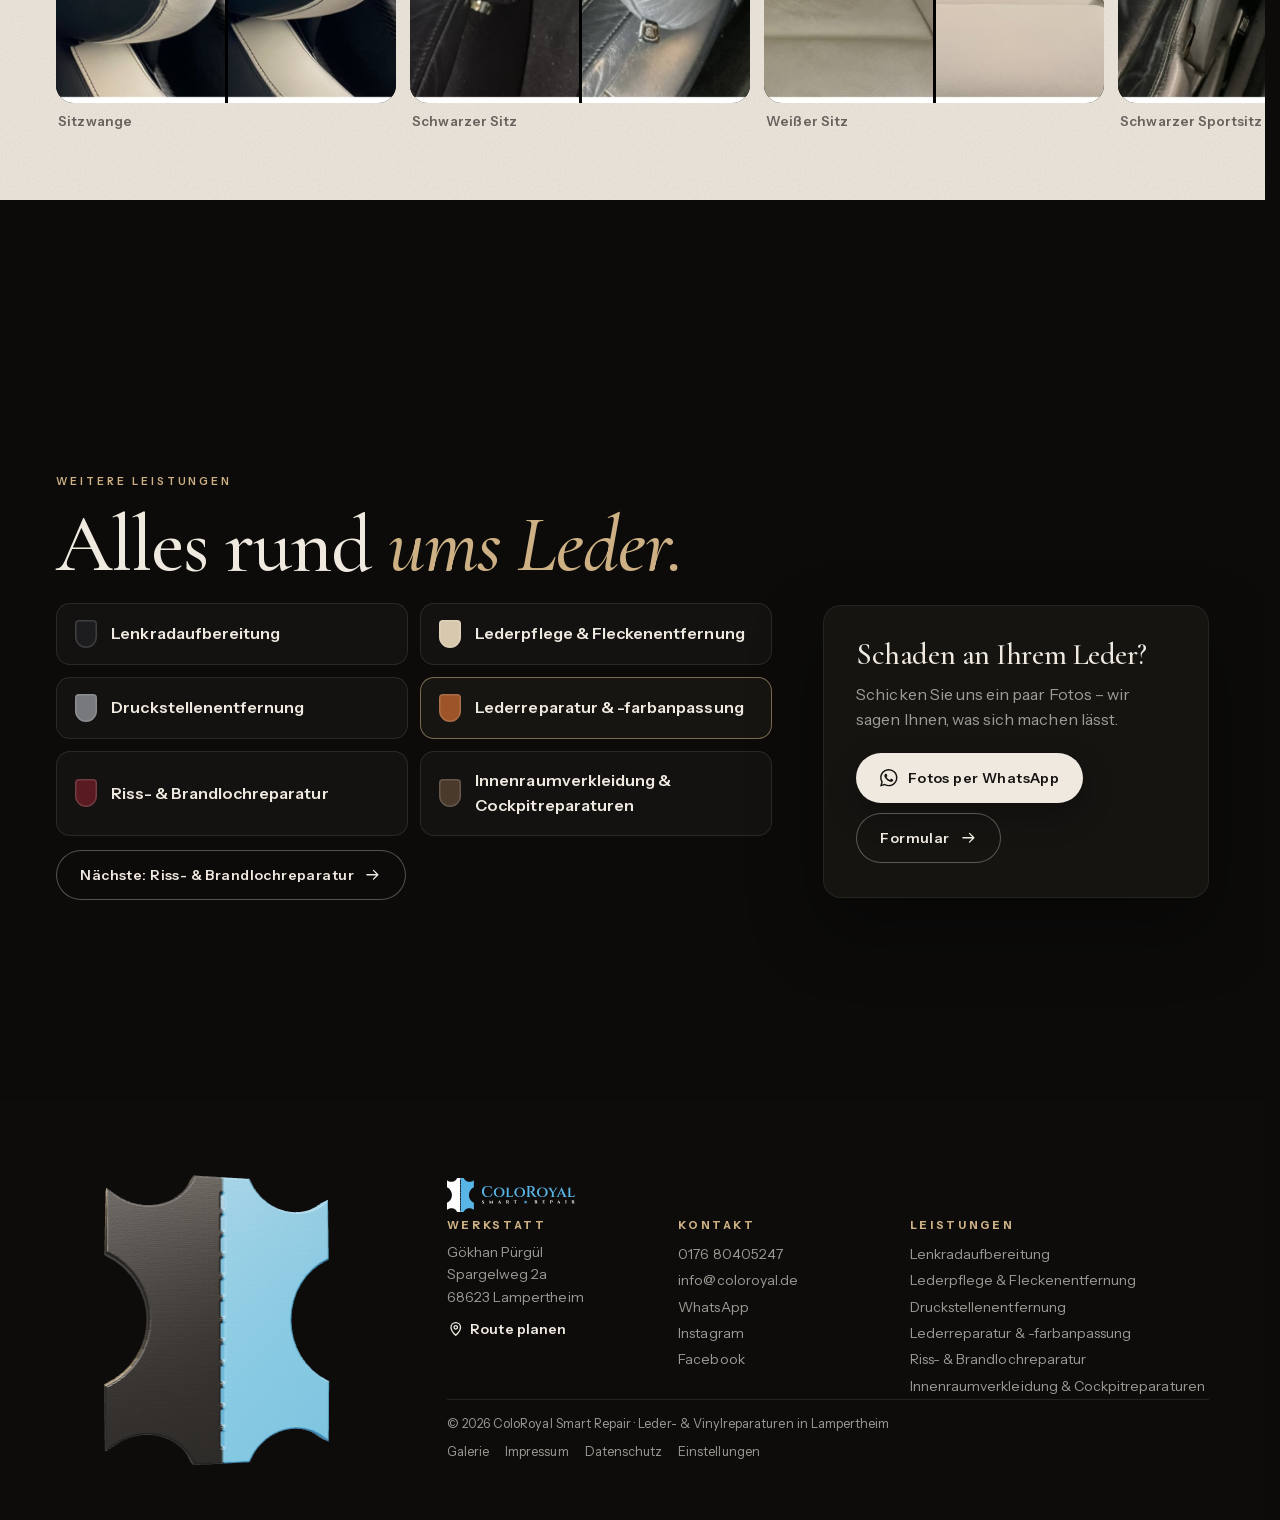
<file: leistungen/lederfarbauffrischung-anpassung.html>
<!doctype html>
<html lang="de">
<head>
<meta charset="utf-8">
<meta name="robots" content="noindex, nofollow">
<meta name="viewport" content="width=device-width, initial-scale=1, viewport-fit=cover">
<title>Lederreparatur &amp; -farbanpassung – ColoRoyal Smart Repair Lampertheim</title>
<meta name="description" content="Damit Ihre Innenausstattung wieder aufblüht! Nach einigen Jahren kann Ihre Ledereinrichtung die Farbe verlieren: Die Oberfläche wird bleich und wirkt veraltet.">

<link rel="canonical" href="https://www.coloroyal.de/leistungen/lederfarbauffrischung-anpassung.html">
<meta property="og:type" content="website">
<meta property="og:site_name" content="ColoRoyal Smart Repair">
<meta property="og:title" content="Lederreparatur &amp; -farbanpassung – ColoRoyal Smart Repair Lampertheim">
<meta property="og:description" content="Damit Ihre Innenausstattung wieder aufblüht! Nach einigen Jahren kann Ihre Ledereinrichtung die Farbe verlieren: Die Oberfläche wird bleich und wirkt veraltet.">
<meta property="og:image" content="https://www.coloroyal.de/assets/img/og.jpg">
<meta property="og:locale" content="de_DE">
<meta name="theme-color" content="#0b0a09">
<link rel="icon" href="../assets/img/logo/favicon.svg" type="image/svg+xml">
<link rel="apple-touch-icon" href="../assets/img/logo/apple-touch-icon.png">
<link rel="preload" href="../assets/fonts/CormorantGaramond-normal-latin.woff2" as="font" type="font/woff2" crossorigin>
<link rel="preload" href="../assets/fonts/InstrumentSans-normal-latin.woff2" as="font" type="font/woff2" crossorigin>
<link rel="stylesheet" href="../assets/fonts/fonts.css">
<link rel="stylesheet" href="../assets/css/site.css">
<script type="importmap">{"imports": {"three": "../vendor/three/build/three.module.min.js", "three/addons/": "../vendor/three/addons/"}}</script>

</head>
<body class="s-detail" data-base="../">
<a class="sprung" href="#inhalt">Zum Inhalt</a>
<header class="kopf" id="kopf">
  <a class="kopf-logo" href="../index.html" aria-label="ColoRoyal Smart Repair – zur Startseite"><img src="../assets/img/logo/logo-quer-dunkel.svg" alt="ColoRoyal Smart Repair" width="183" height="48"></a>
  <nav class="kopf-nav" aria-label="Hauptmenü"><a href="../leistungen.html" aria-current="page">Leistungen</a><a href="../galerie.html">Galerie</a><a href="../index.html#smart-repair">Smart Repair</a><a href="../kontakt.html">Kontakt</a></nav>
  <a class="kopf-tel" href="tel:+4917680405247"><svg class="ico" viewBox="0 0 24 24" aria-hidden="true" fill="none" stroke="currentColor" stroke-width="1.8" stroke-linecap="round" stroke-linejoin="round"><path d="M5 3.5h3.2l1.6 4.2-2.1 1.4a11.5 11.5 0 0 0 7.2 7.2l1.4-2.1 4.2 1.6V19a1.8 1.8 0 0 1-1.9 1.8C10.2 20.3 3.7 13.8 3.2 5.4A1.8 1.8 0 0 1 5 3.5z"/></svg><span>0176 80405247</span></a>
  <a class="knopf knopf-leder knopf-s js-wa" href="https://wa.me/4917680405247?text=Hallo%20ColoRoyal%2C%20ich%20h%C3%A4tte%20gerne%20eine%20Einsch%C3%A4tzung%20zu%20einem%20Lederschaden.%20Fotos%20schicke%20ich%20mit." target="_blank" rel="noopener"><svg class="ico" viewBox="0 0 24 24" aria-hidden="true"><path fill="currentColor" d="M17.47 14.38c-.3-.15-1.76-.87-2.03-.97-.27-.1-.47-.15-.67.15-.2.3-.77.97-.94 1.16-.17.2-.35.22-.64.08-.3-.15-1.26-.46-2.39-1.48-.88-.79-1.48-1.76-1.65-2.06-.17-.3-.02-.46.13-.6.13-.14.3-.35.45-.52.15-.17.2-.3.3-.5.1-.2.05-.37-.03-.52-.07-.15-.67-1.61-.92-2.2-.24-.58-.49-.5-.67-.51h-.57c-.2 0-.52.07-.8.37-.27.3-1.04 1.02-1.04 2.48s1.07 2.88 1.21 3.07c.15.2 2.1 3.2 5.08 4.49.71.31 1.26.49 1.7.63.71.22 1.36.19 1.87.12.57-.09 1.76-.72 2-1.41.25-.7.25-1.29.18-1.41-.08-.13-.27-.2-.57-.35m-5.42 7.4h-.01a9.87 9.87 0 0 1-5.03-1.38l-.36-.21-3.74.98 1-3.65-.24-.37a9.86 9.86 0 0 1-1.51-5.26c0-5.45 4.44-9.88 9.89-9.88 2.64 0 5.12 1.03 6.99 2.9a9.83 9.83 0 0 1 2.89 6.99c0 5.45-4.44 9.88-9.88 9.88m8.41-18.3A11.82 11.82 0 0 0 12.05 0C5.5 0 .16 5.34.16 11.89c0 2.1.55 4.14 1.59 5.95L.06 24l6.3-1.65a11.88 11.88 0 0 0 5.68 1.45h.01c6.55 0 11.89-5.34 11.89-11.89 0-3.18-1.24-6.17-3.48-8.41z"/></svg><span>Fotos per WhatsApp</span></a>
  <a class="kopf-wa js-wa" href="https://wa.me/4917680405247?text=Hallo%20ColoRoyal%2C%20ich%20h%C3%A4tte%20gerne%20eine%20Einsch%C3%A4tzung%20zu%20einem%20Lederschaden.%20Fotos%20schicke%20ich%20mit." target="_blank" rel="noopener" aria-label="Fotos per WhatsApp schicken"><svg class="ico" viewBox="0 0 24 24" aria-hidden="true"><path fill="currentColor" d="M17.47 14.38c-.3-.15-1.76-.87-2.03-.97-.27-.1-.47-.15-.67.15-.2.3-.77.97-.94 1.16-.17.2-.35.22-.64.08-.3-.15-1.26-.46-2.39-1.48-.88-.79-1.48-1.76-1.65-2.06-.17-.3-.02-.46.13-.6.13-.14.3-.35.45-.52.15-.17.2-.3.3-.5.1-.2.05-.37-.03-.52-.07-.15-.67-1.61-.92-2.2-.24-.58-.49-.5-.67-.51h-.57c-.2 0-.52.07-.8.37-.27.3-1.04 1.02-1.04 2.48s1.07 2.88 1.21 3.07c.15.2 2.1 3.2 5.08 4.49.71.31 1.26.49 1.7.63.71.22 1.36.19 1.87.12.57-.09 1.76-.72 2-1.41.25-.7.25-1.29.18-1.41-.08-.13-.27-.2-.57-.35m-5.42 7.4h-.01a9.87 9.87 0 0 1-5.03-1.38l-.36-.21-3.74.98 1-3.65-.24-.37a9.86 9.86 0 0 1-1.51-5.26c0-5.45 4.44-9.88 9.89-9.88 2.64 0 5.12 1.03 6.99 2.9a9.83 9.83 0 0 1 2.89 6.99c0 5.45-4.44 9.88-9.88 9.88m8.41-18.3A11.82 11.82 0 0 0 12.05 0C5.5 0 .16 5.34.16 11.89c0 2.1.55 4.14 1.59 5.95L.06 24l6.3-1.65a11.88 11.88 0 0 0 5.68 1.45h.01c6.55 0 11.89-5.34 11.89-11.89 0-3.18-1.24-6.17-3.48-8.41z"/></svg></a>
  <button class="kopf-menue" id="menueKnopf" aria-label="Menü öffnen" aria-expanded="false" aria-controls="menue"><i></i><i></i></button>
</header>
<div class="menue" id="menue" hidden>
  <nav class="menue-haupt" aria-label="Menü">
    <a href="../index.html">Start</a><a href="../leistungen.html">Leistungen</a><a href="../galerie.html">Galerie</a><a href="../kontakt.html">Kontakt</a>
  </nav>
  <div class="menue-l"><a href="../leistungen/lenkradaufbereitung.html"><i style="--c:#1d1c1e"></i>Lenkradaufbereitung</a><a href="../leistungen/lederpflege-fleckenentfernung.html"><i style="--c:#d8c9ae"></i>Lederpflege &amp; Fleckenentfernung</a><a href="../leistungen/druckstellenentfernung.html"><i style="--c:#77797c"></i>Druckstellenentfernung</a><a href="../leistungen/lederfarbauffrischung-anpassung.html"><i style="--c:#9c5428"></i>Lederreparatur &amp; -farbanpassung</a><a href="../leistungen/riss-brandlochreparatur.html"><i style="--c:#5a1a22"></i>Riss- &amp; Brandlochreparatur</a><a href="../leistungen/innenraumverkleidung-cockpitreparaturen.html"><i style="--c:#4a3a2c"></i>Innenraumverkleidung &amp; Cockpitreparaturen</a></div>
  <div class="menue-kontakt">
    <a href="tel:+4917680405247"><svg class="ico" viewBox="0 0 24 24" aria-hidden="true" fill="none" stroke="currentColor" stroke-width="1.8" stroke-linecap="round" stroke-linejoin="round"><path d="M5 3.5h3.2l1.6 4.2-2.1 1.4a11.5 11.5 0 0 0 7.2 7.2l1.4-2.1 4.2 1.6V19a1.8 1.8 0 0 1-1.9 1.8C10.2 20.3 3.7 13.8 3.2 5.4A1.8 1.8 0 0 1 5 3.5z"/></svg> 0176 80405247</a>
    <a href="mailto:info@coloroyal.de"><svg class="ico" viewBox="0 0 24 24" aria-hidden="true" fill="none" stroke="currentColor" stroke-width="1.8" stroke-linecap="round" stroke-linejoin="round"><rect x="3" y="5" width="18" height="14" rx="2.5"/><path d="m4 7 8 6 8-6"/></svg> info@coloroyal.de</a>
    <a href="https://instagram.com/coloroyal.de" target="_blank" rel="noopener"><svg class="ico" viewBox="0 0 24 24" aria-hidden="true" fill="none" stroke="currentColor" stroke-width="1.9"><rect x="3" y="3" width="18" height="18" rx="5.2"/><circle cx="12" cy="12" r="4.1"/><circle cx="17.4" cy="6.6" r="1.1" fill="currentColor" stroke="none"/></svg> @coloroyal.de</a>
  </div>
</div>
<main id="inhalt">

<section class="ld-held dunkel korn scr" style="--c:#9c5428">
  <div class="ld-text">
    <div class="ld-kopf">
      <canvas class="ld-muster" id="muster3d" data-farbe="#9c5428" data-nr="04" data-name="Farbe" aria-hidden="true"></canvas>
      <div>
        <p class="ld-pfad"><a href="../leistungen.html">Leistungen</a> <span>/</span> No. 04 · Cognac</p>
        <h1 class="disp">Lederreparatur &amp; -farb­anpassung</h1>
      </div>
    </div>
    <p class="ld-claim">Damit Ihre Innenausstattung wieder aufblüht!</p>
    <p>Nach einigen Jahren kann Ihre Ledereinrichtung die Farbe verlieren: Die Oberfläche wird bleich und wirkt veraltet.</p><p>Wir frischen das Leder wieder auf und bringen die kraftvollen Farben Ihres Leders zurück!</p>
    <div class="knoepfe">
      <a class="knopf knopf-blau js-wa" href="https://wa.me/4917680405247?text=Hallo%20ColoRoyal%2C%20ich%20interessiere%20mich%20f%C3%BCr%3A%20Lederreparatur%20%26%20-farbanpassung.%20Fotos%20schicke%20ich%20mit." target="_blank" rel="noopener"><svg class="ico" viewBox="0 0 24 24" aria-hidden="true"><path fill="currentColor" d="M17.47 14.38c-.3-.15-1.76-.87-2.03-.97-.27-.1-.47-.15-.67.15-.2.3-.77.97-.94 1.16-.17.2-.35.22-.64.08-.3-.15-1.26-.46-2.39-1.48-.88-.79-1.48-1.76-1.65-2.06-.17-.3-.02-.46.13-.6.13-.14.3-.35.45-.52.15-.17.2-.3.3-.5.1-.2.05-.37-.03-.52-.07-.15-.67-1.61-.92-2.2-.24-.58-.49-.5-.67-.51h-.57c-.2 0-.52.07-.8.37-.27.3-1.04 1.02-1.04 2.48s1.07 2.88 1.21 3.07c.15.2 2.1 3.2 5.08 4.49.71.31 1.26.49 1.7.63.71.22 1.36.19 1.87.12.57-.09 1.76-.72 2-1.41.25-.7.25-1.29.18-1.41-.08-.13-.27-.2-.57-.35m-5.42 7.4h-.01a9.87 9.87 0 0 1-5.03-1.38l-.36-.21-3.74.98 1-3.65-.24-.37a9.86 9.86 0 0 1-1.51-5.26c0-5.45 4.44-9.88 9.89-9.88 2.64 0 5.12 1.03 6.99 2.9a9.83 9.83 0 0 1 2.89 6.99c0 5.45-4.44 9.88-9.88 9.88m8.41-18.3A11.82 11.82 0 0 0 12.05 0C5.5 0 .16 5.34.16 11.89c0 2.1.55 4.14 1.59 5.95L.06 24l6.3-1.65a11.88 11.88 0 0 0 5.68 1.45h.01c6.55 0 11.89-5.34 11.89-11.89 0-3.18-1.24-6.17-3.48-8.41z"/></svg><span>Fotos per WhatsApp</span></a>
      <a class="knopf knopf-leder" href="../kontakt.html?leistung=lederfarbauffrischung-anpassung"><span>Anfrage stellen</span><svg class="ico pfeil" viewBox="0 0 24 24" aria-hidden="true" fill="none" stroke="currentColor" stroke-width="1.8" stroke-linecap="round" stroke-linejoin="round"><path d="M4 12h15M13 6l6 6-6 6"/></svg></a>
    </div>
  </div>
  <div class="ld-bild">
    <figure class="dp dp-gross" data-id="farbe-beige" data-quer="0">
  <div class="dp-h"><img class="dp-v" src="../assets/img/arbeiten/farbe-beige-v.jpg" alt="Vorher: Beiger Sitz" width="670" height="1100"><span class="dp-l">Vorher</span></div>
  <div class="dp-h"><img class="dp-n" src="../assets/img/arbeiten/farbe-beige-n.jpg" alt="Nachher: Beiger Sitz" width="670" height="1100"><span class="dp-l dp-ln">Nachher</span></div>
</figure>
    <p class="vh-info"><b>Beiger Sitz</b><span>Vorher / Nachher</span></p>
  </div>
</section>
<section class="ld-arbeiten hell scr">
  <div class="la-kopf">
    <p class="kicker">Aus der Werkstatt</p>
    <h2 class="disp">Farbe: <em>echte Arbeiten.</em></h2>
  </div>
  <div class="la-leiste wisch"><article class="arbeit"><figure class="dp dp-karte" data-id="farbe-wange" data-quer="0">
  <div class="dp-h"><img class="dp-v" src="../assets/img/arbeiten/farbe-wange-v.jpg" alt="Vorher: Sitzwange" width="550" height="1100" loading="lazy"><span class="dp-l">Vorher</span></div>
  <div class="dp-h"><img class="dp-n" src="../assets/img/arbeiten/farbe-wange-n.jpg" alt="Nachher: Sitzwange" width="550" height="1100" loading="lazy"><span class="dp-l dp-ln">Nachher</span></div>
</figure><p>Sitzwange</p></article><article class="arbeit"><figure class="dp dp-karte" data-id="farbe-kopf" data-quer="0">
  <div class="dp-h"><img class="dp-v" src="../assets/img/arbeiten/farbe-kopf-v.jpg" alt="Vorher: Schwarzer Sitz" width="549" height="1100" loading="lazy"><span class="dp-l">Vorher</span></div>
  <div class="dp-h"><img class="dp-n" src="../assets/img/arbeiten/farbe-kopf-n.jpg" alt="Nachher: Schwarzer Sitz" width="549" height="1100" loading="lazy"><span class="dp-l dp-ln">Nachher</span></div>
</figure><p>Schwarzer Sitz</p></article><article class="arbeit"><figure class="dp dp-karte" data-id="farbe-sitz" data-quer="0">
  <div class="dp-h"><img class="dp-v" src="../assets/img/arbeiten/farbe-sitz-v.jpg" alt="Vorher: Weißer Sitz" width="549" height="1100" loading="lazy"><span class="dp-l">Vorher</span></div>
  <div class="dp-h"><img class="dp-n" src="../assets/img/arbeiten/farbe-sitz-n.jpg" alt="Nachher: Weißer Sitz" width="549" height="1100" loading="lazy"><span class="dp-l dp-ln">Nachher</span></div>
</figure><p>Weißer Sitz</p></article><article class="arbeit"><figure class="dp dp-karte" data-id="farbe-schwarz" data-quer="0">
  <div class="dp-h"><img class="dp-v" src="../assets/img/arbeiten/farbe-schwarz-v.jpg" alt="Vorher: Schwarzer Sportsitz" width="549" height="1100" loading="lazy"><span class="dp-l">Vorher</span></div>
  <div class="dp-h"><img class="dp-n" src="../assets/img/arbeiten/farbe-schwarz-n.jpg" alt="Nachher: Schwarzer Sportsitz" width="549" height="1100" loading="lazy"><span class="dp-l dp-ln">Nachher</span></div>
</figure><p>Schwarzer Sportsitz</p></article><article class="arbeit"><figure class="dp dp-karte" data-id="farbe-cognac" data-quer="0">
  <div class="dp-h"><img class="dp-v" src="../assets/img/arbeiten/farbe-cognac-v.jpg" alt="Vorher: Cognac-Sitz" width="550" height="1100" loading="lazy"><span class="dp-l">Vorher</span></div>
  <div class="dp-h"><img class="dp-n" src="../assets/img/arbeiten/farbe-cognac-n.jpg" alt="Nachher: Cognac-Sitz" width="550" height="1100" loading="lazy"><span class="dp-l dp-ln">Nachher</span></div>
</figure><p>Cognac-Sitz</p></article><article class="arbeit"><figure class="dp dp-karte" data-id="farbe-braun" data-quer="0">
  <div class="dp-h"><img class="dp-v" src="../assets/img/arbeiten/farbe-braun-v.jpg" alt="Vorher: Braune Sitzwange" width="549" height="1100" loading="lazy"><span class="dp-l">Vorher</span></div>
  <div class="dp-h"><img class="dp-n" src="../assets/img/arbeiten/farbe-braun-n.jpg" alt="Nachher: Braune Sitzwange" width="549" height="1100" loading="lazy"><span class="dp-l dp-ln">Nachher</span></div>
</figure><p>Braune Sitzwange</p></article><article class="arbeit"><figure class="dp dp-karte" data-id="farbe-kratzer" data-quer="0">
  <div class="dp-h"><img class="dp-v" src="../assets/img/arbeiten/farbe-kratzer-v.jpg" alt="Vorher: Sitzwange in Cognac" width="550" height="1100" loading="lazy"><span class="dp-l">Vorher</span></div>
  <div class="dp-h"><img class="dp-n" src="../assets/img/arbeiten/farbe-kratzer-n.jpg" alt="Nachher: Sitzwange in Cognac" width="550" height="1100" loading="lazy"><span class="dp-l dp-ln">Nachher</span></div>
</figure><p>Sitzwange in Cognac</p></article></div>
</section>
<section class="ld-weiter dunkel scr">
  <div class="lw-kopf">
    <p class="kicker">Weitere Leistungen</p>
    <h2 class="disp">Alles rund <em>ums Leder.</em></h2>
  </div>
  <div class="lw-inhalt">
    <div>
      <nav class="andere-liste" aria-label="Leistungen"><a class="andere" href="lenkradaufbereitung.html" style="--c:#1d1c1e"><i></i><span>Lenkradaufbereitung</span></a><a class="andere" href="lederpflege-fleckenentfernung.html" style="--c:#d8c9ae"><i></i><span>Lederpflege &amp; Fleckenentfernung</span></a><a class="andere" href="druckstellenentfernung.html" style="--c:#77797c"><i></i><span>Druckstellenentfernung</span></a><a class="andere ist" href="lederfarbauffrischung-anpassung.html" style="--c:#9c5428"><i></i><span>Lederreparatur &amp; -farbanpassung</span></a><a class="andere" href="riss-brandlochreparatur.html" style="--c:#5a1a22"><i></i><span>Riss- &amp; Brandlochreparatur</span></a><a class="andere" href="innenraumverkleidung-cockpitreparaturen.html" style="--c:#4a3a2c"><i></i><span>Innenraumverkleidung &amp; Cockpitreparaturen</span></a></nav>
      <a class="knopf knopf-leder lw-naechste" href="riss-brandlochreparatur.html"><span>Nächste: Riss- &amp; Brandlochreparatur</span><svg class="ico pfeil" viewBox="0 0 24 24" aria-hidden="true" fill="none" stroke="currentColor" stroke-width="1.8" stroke-linecap="round" stroke-linejoin="round"><path d="M4 12h15M13 6l6 6-6 6"/></svg></a>
    </div>
    <aside class="lw-cta genaeht">
      <p class="disp">Schaden an Ihrem Leder?</p>
      <p>Schicken Sie uns ein paar Fotos – wir sagen Ihnen, was sich machen lässt.</p>
      <div class="knoepfe">
        <a class="knopf knopf-blau js-wa" href="https://wa.me/4917680405247?text=Hallo%20ColoRoyal%2C%20ich%20interessiere%20mich%20f%C3%BCr%3A%20Lederreparatur%20%26%20-farbanpassung.%20Fotos%20schicke%20ich%20mit." target="_blank" rel="noopener"><svg class="ico" viewBox="0 0 24 24" aria-hidden="true"><path fill="currentColor" d="M17.47 14.38c-.3-.15-1.76-.87-2.03-.97-.27-.1-.47-.15-.67.15-.2.3-.77.97-.94 1.16-.17.2-.35.22-.64.08-.3-.15-1.26-.46-2.39-1.48-.88-.79-1.48-1.76-1.65-2.06-.17-.3-.02-.46.13-.6.13-.14.3-.35.45-.52.15-.17.2-.3.3-.5.1-.2.05-.37-.03-.52-.07-.15-.67-1.61-.92-2.2-.24-.58-.49-.5-.67-.51h-.57c-.2 0-.52.07-.8.37-.27.3-1.04 1.02-1.04 2.48s1.07 2.88 1.21 3.07c.15.2 2.1 3.2 5.08 4.49.71.31 1.26.49 1.7.63.71.22 1.36.19 1.87.12.57-.09 1.76-.72 2-1.41.25-.7.25-1.29.18-1.41-.08-.13-.27-.2-.57-.35m-5.42 7.4h-.01a9.87 9.87 0 0 1-5.03-1.38l-.36-.21-3.74.98 1-3.65-.24-.37a9.86 9.86 0 0 1-1.51-5.26c0-5.45 4.44-9.88 9.89-9.88 2.64 0 5.12 1.03 6.99 2.9a9.83 9.83 0 0 1 2.89 6.99c0 5.45-4.44 9.88-9.88 9.88m8.41-18.3A11.82 11.82 0 0 0 12.05 0C5.5 0 .16 5.34.16 11.89c0 2.1.55 4.14 1.59 5.95L.06 24l6.3-1.65a11.88 11.88 0 0 0 5.68 1.45h.01c6.55 0 11.89-5.34 11.89-11.89 0-3.18-1.24-6.17-3.48-8.41z"/></svg><span>Fotos per WhatsApp</span></a>
        <a class="knopf knopf-leder" href="../kontakt.html?leistung=lederfarbauffrischung-anpassung"><span>Formular</span><svg class="ico pfeil" viewBox="0 0 24 24" aria-hidden="true" fill="none" stroke="currentColor" stroke-width="1.8" stroke-linecap="round" stroke-linejoin="round"><path d="M4 12h15M13 6l6 6-6 6"/></svg></a>
      </div>
    </aside>
  </div>
</section>

</main>
<footer class="fuss dunkel korn" id="fuss">
  <div class="fuss-patch" aria-hidden="true"><canvas id="patch3d"></canvas><img class="patch-ersatz" src="../assets/img/logo/zeichen-dunkel.svg" alt=""></div>
  <div class="fuss-inhalt">
    <img class="fuss-logo" src="../assets/img/logo/logo-quer-dunkel.svg" alt="ColoRoyal Smart Repair" width="230" height="61" loading="lazy">
    <div class="fuss-spalten">
      <div><h3>Werkstatt</h3><p>Gökhan Pürgül<br>Spargelweg 2a<br>68623 Lampertheim</p><a class="fuss-route" href="https://www.google.com/maps/dir/?api=1&destination=Spargelweg+2a%2C+68623+Lampertheim" target="_blank" rel="noopener"><svg class="ico" viewBox="0 0 24 24" aria-hidden="true" fill="none" stroke="currentColor" stroke-width="1.8" stroke-linecap="round" stroke-linejoin="round"><path d="M12 21s-6.5-5.6-6.5-11a6.5 6.5 0 0 1 13 0c0 5.4-6.5 11-6.5 11z"/><circle cx="12" cy="10" r="2.4"/></svg> Route planen</a></div>
      <div><h3>Kontakt</h3><a href="tel:+4917680405247">0176 80405247</a><a href="mailto:info@coloroyal.de">info@coloroyal.de</a><a class="js-wa" href="https://wa.me/4917680405247?text=Hallo%20ColoRoyal%2C%20ich%20h%C3%A4tte%20gerne%20eine%20Einsch%C3%A4tzung%20zu%20einem%20Lederschaden.%20Fotos%20schicke%20ich%20mit." target="_blank" rel="noopener">WhatsApp</a><a href="https://instagram.com/coloroyal.de" target="_blank" rel="noopener">Instagram</a><a href="https://www.facebook.com/coloroyal/" target="_blank" rel="noopener">Facebook</a></div>
      <div class="fuss-l"><h3>Leistungen</h3><a href="../leistungen/lenkradaufbereitung.html">Lenkradaufbereitung</a><a href="../leistungen/lederpflege-fleckenentfernung.html">Lederpflege &amp; Fleckenentfernung</a><a href="../leistungen/druckstellenentfernung.html">Druckstellenentfernung</a><a href="../leistungen/lederfarbauffrischung-anpassung.html">Lederreparatur &amp; -farbanpassung</a><a href="../leistungen/riss-brandlochreparatur.html">Riss- &amp; Brandlochreparatur</a><a href="../leistungen/innenraumverkleidung-cockpitreparaturen.html">Innenraumverkleidung &amp; Cockpitreparaturen</a></div>
    </div>
    <div class="fuss-unten"><span>© 2026 ColoRoyal Smart Repair · Leder- &amp; Vinylreparaturen in Lampertheim</span><span><a href="../galerie.html">Galerie</a><a href="../impressum.html">Impressum</a><a href="../datenschutz.html">Datenschutz</a><a href="../einstellungen/" rel="nofollow">Einstellungen</a></span></div>
  </div>
</footer>
<script type="module" src="../assets/js/site.js"></script>
<script type="module" src="../assets/js/muster.js"></script>
<script type="module" src="../assets/js/patch.js"></script>
</body>
</html>
</file>
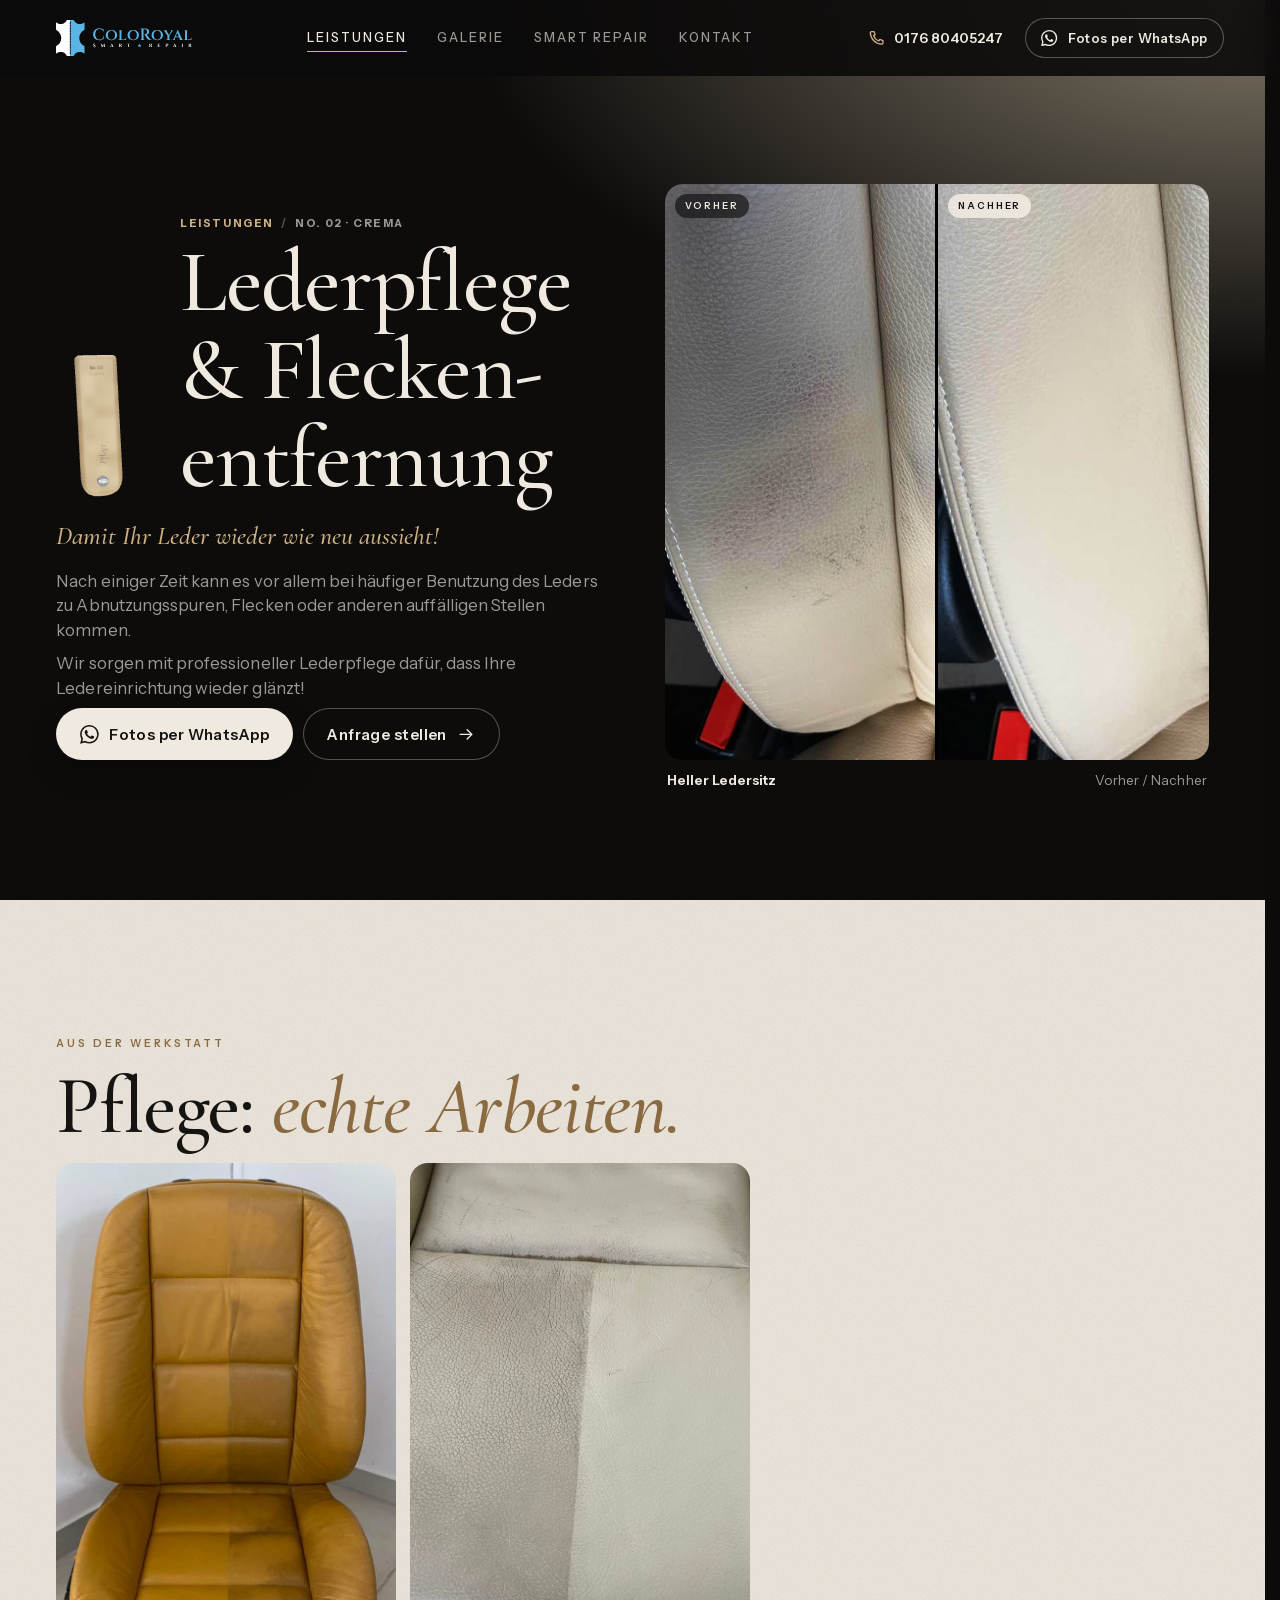
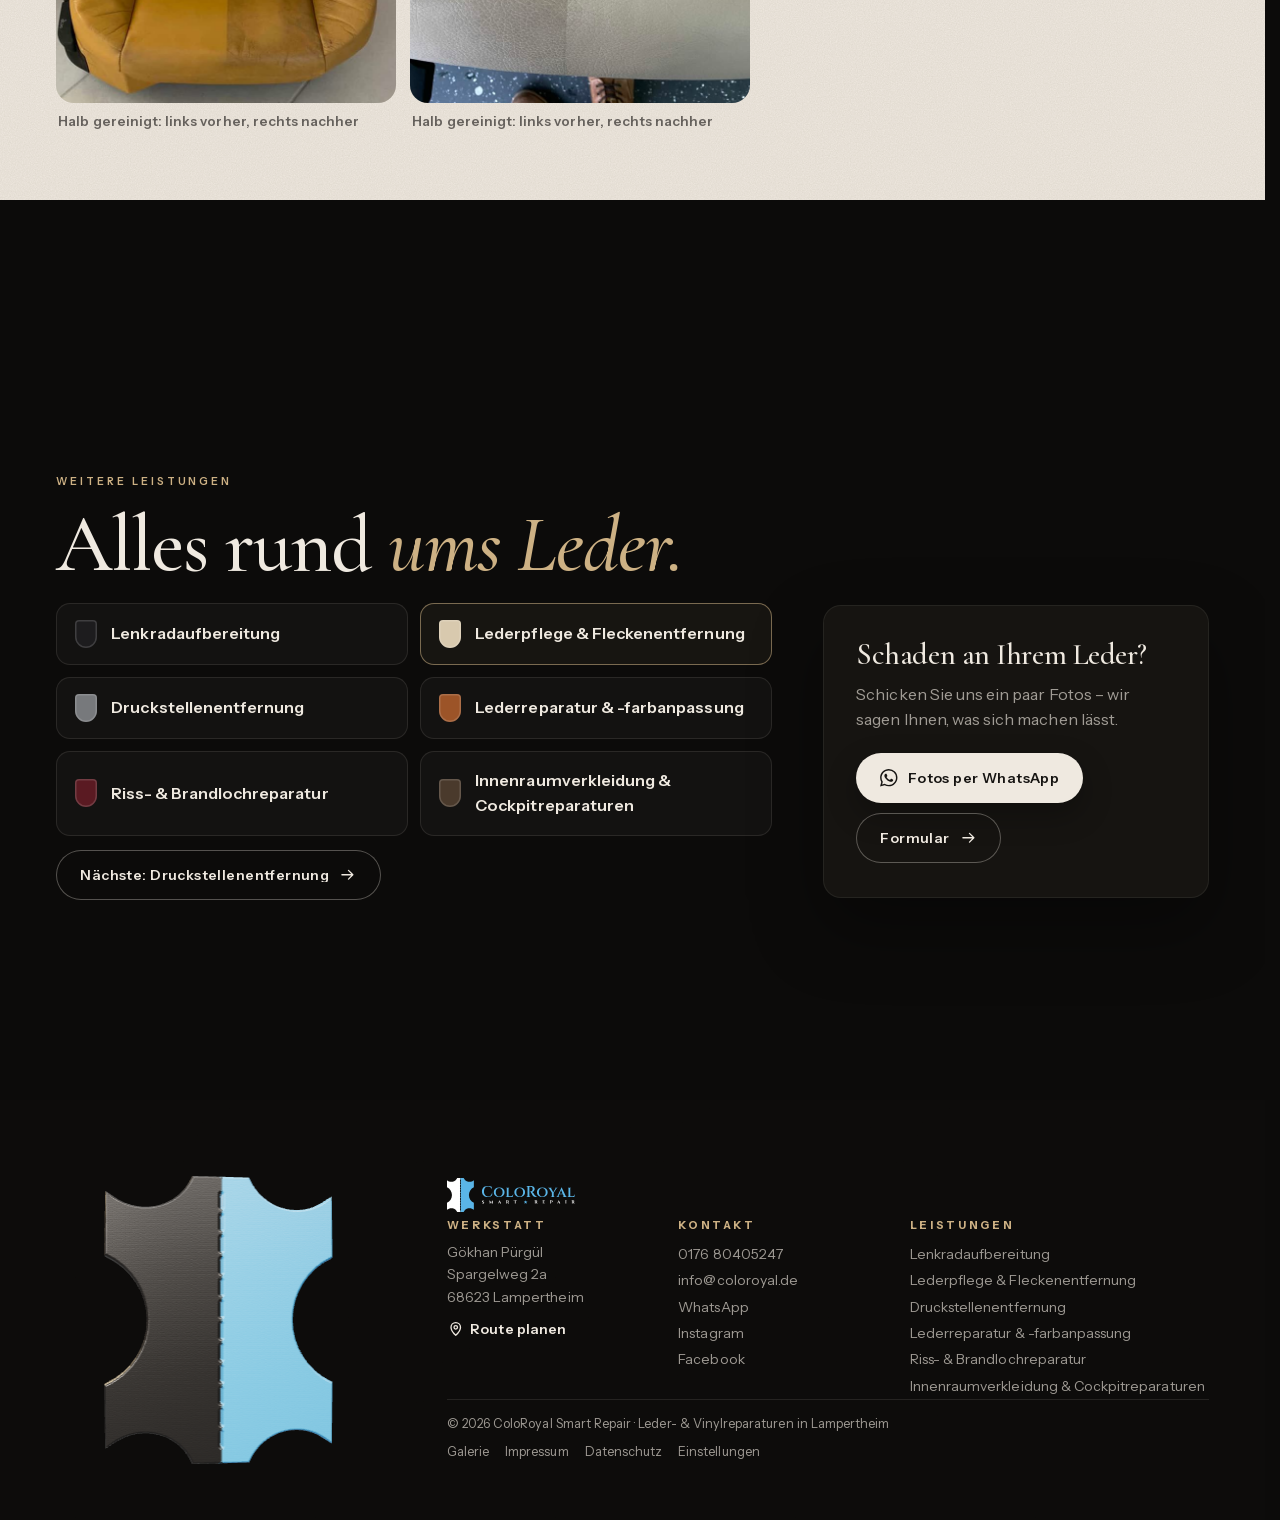
<file: leistungen/lederpflege-fleckenentfernung.html>
<!doctype html>
<html lang="de">
<head>
<meta charset="utf-8">
<meta name="robots" content="noindex, nofollow">
<meta name="viewport" content="width=device-width, initial-scale=1, viewport-fit=cover">
<title>Lederpflege &amp; Fleckenentfernung – ColoRoyal Smart Repair Lampertheim</title>
<meta name="description" content="Damit Ihr Leder wieder wie neu aussieht! Nach einiger Zeit kann es vor allem bei häufiger Benutzung des Leders zu Abnutzungsspuren, Flecken oder anderen auffälligen Stellen kommen.">

<link rel="canonical" href="https://www.coloroyal.de/leistungen/lederpflege-fleckenentfernung.html">
<meta property="og:type" content="website">
<meta property="og:site_name" content="ColoRoyal Smart Repair">
<meta property="og:title" content="Lederpflege &amp; Fleckenentfernung – ColoRoyal Smart Repair Lampertheim">
<meta property="og:description" content="Damit Ihr Leder wieder wie neu aussieht! Nach einiger Zeit kann es vor allem bei häufiger Benutzung des Leders zu Abnutzungsspuren, Flecken oder anderen auffälligen Stellen kommen.">
<meta property="og:image" content="https://www.coloroyal.de/assets/img/og.jpg">
<meta property="og:locale" content="de_DE">
<meta name="theme-color" content="#0b0a09">
<link rel="icon" href="../assets/img/logo/favicon.svg" type="image/svg+xml">
<link rel="apple-touch-icon" href="../assets/img/logo/apple-touch-icon.png">
<link rel="preload" href="../assets/fonts/CormorantGaramond-normal-latin.woff2" as="font" type="font/woff2" crossorigin>
<link rel="preload" href="../assets/fonts/InstrumentSans-normal-latin.woff2" as="font" type="font/woff2" crossorigin>
<link rel="stylesheet" href="../assets/fonts/fonts.css">
<link rel="stylesheet" href="../assets/css/site.css">
<script type="importmap">{"imports": {"three": "../vendor/three/build/three.module.min.js", "three/addons/": "../vendor/three/addons/"}}</script>

</head>
<body class="s-detail" data-base="../">
<a class="sprung" href="#inhalt">Zum Inhalt</a>
<header class="kopf" id="kopf">
  <a class="kopf-logo" href="../index.html" aria-label="ColoRoyal Smart Repair – zur Startseite"><img src="../assets/img/logo/logo-quer-dunkel.svg" alt="ColoRoyal Smart Repair" width="183" height="48"></a>
  <nav class="kopf-nav" aria-label="Hauptmenü"><a href="../leistungen.html" aria-current="page">Leistungen</a><a href="../galerie.html">Galerie</a><a href="../index.html#smart-repair">Smart Repair</a><a href="../kontakt.html">Kontakt</a></nav>
  <a class="kopf-tel" href="tel:+4917680405247"><svg class="ico" viewBox="0 0 24 24" aria-hidden="true" fill="none" stroke="currentColor" stroke-width="1.8" stroke-linecap="round" stroke-linejoin="round"><path d="M5 3.5h3.2l1.6 4.2-2.1 1.4a11.5 11.5 0 0 0 7.2 7.2l1.4-2.1 4.2 1.6V19a1.8 1.8 0 0 1-1.9 1.8C10.2 20.3 3.7 13.8 3.2 5.4A1.8 1.8 0 0 1 5 3.5z"/></svg><span>0176 80405247</span></a>
  <a class="knopf knopf-leder knopf-s js-wa" href="https://wa.me/4917680405247?text=Hallo%20ColoRoyal%2C%20ich%20h%C3%A4tte%20gerne%20eine%20Einsch%C3%A4tzung%20zu%20einem%20Lederschaden.%20Fotos%20schicke%20ich%20mit." target="_blank" rel="noopener"><svg class="ico" viewBox="0 0 24 24" aria-hidden="true"><path fill="currentColor" d="M17.47 14.38c-.3-.15-1.76-.87-2.03-.97-.27-.1-.47-.15-.67.15-.2.3-.77.97-.94 1.16-.17.2-.35.22-.64.08-.3-.15-1.26-.46-2.39-1.48-.88-.79-1.48-1.76-1.65-2.06-.17-.3-.02-.46.13-.6.13-.14.3-.35.45-.52.15-.17.2-.3.3-.5.1-.2.05-.37-.03-.52-.07-.15-.67-1.61-.92-2.2-.24-.58-.49-.5-.67-.51h-.57c-.2 0-.52.07-.8.37-.27.3-1.04 1.02-1.04 2.48s1.07 2.88 1.21 3.07c.15.2 2.1 3.2 5.08 4.49.71.31 1.26.49 1.7.63.71.22 1.36.19 1.87.12.57-.09 1.76-.72 2-1.41.25-.7.25-1.29.18-1.41-.08-.13-.27-.2-.57-.35m-5.42 7.4h-.01a9.87 9.87 0 0 1-5.03-1.38l-.36-.21-3.74.98 1-3.65-.24-.37a9.86 9.86 0 0 1-1.51-5.26c0-5.45 4.44-9.88 9.89-9.88 2.64 0 5.12 1.03 6.99 2.9a9.83 9.83 0 0 1 2.89 6.99c0 5.45-4.44 9.88-9.88 9.88m8.41-18.3A11.82 11.82 0 0 0 12.05 0C5.5 0 .16 5.34.16 11.89c0 2.1.55 4.14 1.59 5.95L.06 24l6.3-1.65a11.88 11.88 0 0 0 5.68 1.45h.01c6.55 0 11.89-5.34 11.89-11.89 0-3.18-1.24-6.17-3.48-8.41z"/></svg><span>Fotos per WhatsApp</span></a>
  <a class="kopf-wa js-wa" href="https://wa.me/4917680405247?text=Hallo%20ColoRoyal%2C%20ich%20h%C3%A4tte%20gerne%20eine%20Einsch%C3%A4tzung%20zu%20einem%20Lederschaden.%20Fotos%20schicke%20ich%20mit." target="_blank" rel="noopener" aria-label="Fotos per WhatsApp schicken"><svg class="ico" viewBox="0 0 24 24" aria-hidden="true"><path fill="currentColor" d="M17.47 14.38c-.3-.15-1.76-.87-2.03-.97-.27-.1-.47-.15-.67.15-.2.3-.77.97-.94 1.16-.17.2-.35.22-.64.08-.3-.15-1.26-.46-2.39-1.48-.88-.79-1.48-1.76-1.65-2.06-.17-.3-.02-.46.13-.6.13-.14.3-.35.45-.52.15-.17.2-.3.3-.5.1-.2.05-.37-.03-.52-.07-.15-.67-1.61-.92-2.2-.24-.58-.49-.5-.67-.51h-.57c-.2 0-.52.07-.8.37-.27.3-1.04 1.02-1.04 2.48s1.07 2.88 1.21 3.07c.15.2 2.1 3.2 5.08 4.49.71.31 1.26.49 1.7.63.71.22 1.36.19 1.87.12.57-.09 1.76-.72 2-1.41.25-.7.25-1.29.18-1.41-.08-.13-.27-.2-.57-.35m-5.42 7.4h-.01a9.87 9.87 0 0 1-5.03-1.38l-.36-.21-3.74.98 1-3.65-.24-.37a9.86 9.86 0 0 1-1.51-5.26c0-5.45 4.44-9.88 9.89-9.88 2.64 0 5.12 1.03 6.99 2.9a9.83 9.83 0 0 1 2.89 6.99c0 5.45-4.44 9.88-9.88 9.88m8.41-18.3A11.82 11.82 0 0 0 12.05 0C5.5 0 .16 5.34.16 11.89c0 2.1.55 4.14 1.59 5.95L.06 24l6.3-1.65a11.88 11.88 0 0 0 5.68 1.45h.01c6.55 0 11.89-5.34 11.89-11.89 0-3.18-1.24-6.17-3.48-8.41z"/></svg></a>
  <button class="kopf-menue" id="menueKnopf" aria-label="Menü öffnen" aria-expanded="false" aria-controls="menue"><i></i><i></i></button>
</header>
<div class="menue" id="menue" hidden>
  <nav class="menue-haupt" aria-label="Menü">
    <a href="../index.html">Start</a><a href="../leistungen.html">Leistungen</a><a href="../galerie.html">Galerie</a><a href="../kontakt.html">Kontakt</a>
  </nav>
  <div class="menue-l"><a href="../leistungen/lenkradaufbereitung.html"><i style="--c:#1d1c1e"></i>Lenkradaufbereitung</a><a href="../leistungen/lederpflege-fleckenentfernung.html"><i style="--c:#d8c9ae"></i>Lederpflege &amp; Fleckenentfernung</a><a href="../leistungen/druckstellenentfernung.html"><i style="--c:#77797c"></i>Druckstellenentfernung</a><a href="../leistungen/lederfarbauffrischung-anpassung.html"><i style="--c:#9c5428"></i>Lederreparatur &amp; -farbanpassung</a><a href="../leistungen/riss-brandlochreparatur.html"><i style="--c:#5a1a22"></i>Riss- &amp; Brandlochreparatur</a><a href="../leistungen/innenraumverkleidung-cockpitreparaturen.html"><i style="--c:#4a3a2c"></i>Innenraumverkleidung &amp; Cockpitreparaturen</a></div>
  <div class="menue-kontakt">
    <a href="tel:+4917680405247"><svg class="ico" viewBox="0 0 24 24" aria-hidden="true" fill="none" stroke="currentColor" stroke-width="1.8" stroke-linecap="round" stroke-linejoin="round"><path d="M5 3.5h3.2l1.6 4.2-2.1 1.4a11.5 11.5 0 0 0 7.2 7.2l1.4-2.1 4.2 1.6V19a1.8 1.8 0 0 1-1.9 1.8C10.2 20.3 3.7 13.8 3.2 5.4A1.8 1.8 0 0 1 5 3.5z"/></svg> 0176 80405247</a>
    <a href="mailto:info@coloroyal.de"><svg class="ico" viewBox="0 0 24 24" aria-hidden="true" fill="none" stroke="currentColor" stroke-width="1.8" stroke-linecap="round" stroke-linejoin="round"><rect x="3" y="5" width="18" height="14" rx="2.5"/><path d="m4 7 8 6 8-6"/></svg> info@coloroyal.de</a>
    <a href="https://instagram.com/coloroyal.de" target="_blank" rel="noopener"><svg class="ico" viewBox="0 0 24 24" aria-hidden="true" fill="none" stroke="currentColor" stroke-width="1.9"><rect x="3" y="3" width="18" height="18" rx="5.2"/><circle cx="12" cy="12" r="4.1"/><circle cx="17.4" cy="6.6" r="1.1" fill="currentColor" stroke="none"/></svg> @coloroyal.de</a>
  </div>
</div>
<main id="inhalt">

<section class="ld-held dunkel korn scr" style="--c:#d8c9ae">
  <div class="ld-text">
    <div class="ld-kopf">
      <canvas class="ld-muster" id="muster3d" data-farbe="#d8c9ae" data-nr="02" data-name="Pflege" aria-hidden="true"></canvas>
      <div>
        <p class="ld-pfad"><a href="../leistungen.html">Leistungen</a> <span>/</span> No. 02 · Crema</p>
        <h1 class="disp">Lederpflege &amp; Flecken­entfernung</h1>
      </div>
    </div>
    <p class="ld-claim">Damit Ihr Leder wieder wie neu aussieht!</p>
    <p>Nach einiger Zeit kann es vor allem bei häufiger Benutzung des Leders zu Abnutzungsspuren, Flecken oder anderen auffälligen Stellen kommen.</p><p>Wir sorgen mit professioneller Lederpflege dafür, dass Ihre Ledereinrichtung wieder glänzt!</p>
    <div class="knoepfe">
      <a class="knopf knopf-blau js-wa" href="https://wa.me/4917680405247?text=Hallo%20ColoRoyal%2C%20ich%20interessiere%20mich%20f%C3%BCr%3A%20Lederpflege%20%26%20Fleckenentfernung.%20Fotos%20schicke%20ich%20mit." target="_blank" rel="noopener"><svg class="ico" viewBox="0 0 24 24" aria-hidden="true"><path fill="currentColor" d="M17.47 14.38c-.3-.15-1.76-.87-2.03-.97-.27-.1-.47-.15-.67.15-.2.3-.77.97-.94 1.16-.17.2-.35.22-.64.08-.3-.15-1.26-.46-2.39-1.48-.88-.79-1.48-1.76-1.65-2.06-.17-.3-.02-.46.13-.6.13-.14.3-.35.45-.52.15-.17.2-.3.3-.5.1-.2.05-.37-.03-.52-.07-.15-.67-1.61-.92-2.2-.24-.58-.49-.5-.67-.51h-.57c-.2 0-.52.07-.8.37-.27.3-1.04 1.02-1.04 2.48s1.07 2.88 1.21 3.07c.15.2 2.1 3.2 5.08 4.49.71.31 1.26.49 1.7.63.71.22 1.36.19 1.87.12.57-.09 1.76-.72 2-1.41.25-.7.25-1.29.18-1.41-.08-.13-.27-.2-.57-.35m-5.42 7.4h-.01a9.87 9.87 0 0 1-5.03-1.38l-.36-.21-3.74.98 1-3.65-.24-.37a9.86 9.86 0 0 1-1.51-5.26c0-5.45 4.44-9.88 9.89-9.88 2.64 0 5.12 1.03 6.99 2.9a9.83 9.83 0 0 1 2.89 6.99c0 5.45-4.44 9.88-9.88 9.88m8.41-18.3A11.82 11.82 0 0 0 12.05 0C5.5 0 .16 5.34.16 11.89c0 2.1.55 4.14 1.59 5.95L.06 24l6.3-1.65a11.88 11.88 0 0 0 5.68 1.45h.01c6.55 0 11.89-5.34 11.89-11.89 0-3.18-1.24-6.17-3.48-8.41z"/></svg><span>Fotos per WhatsApp</span></a>
      <a class="knopf knopf-leder" href="../kontakt.html?leistung=lederpflege-fleckenentfernung"><span>Anfrage stellen</span><svg class="ico pfeil" viewBox="0 0 24 24" aria-hidden="true" fill="none" stroke="currentColor" stroke-width="1.8" stroke-linecap="round" stroke-linejoin="round"><path d="M4 12h15M13 6l6 6-6 6"/></svg></a>
    </div>
  </div>
  <div class="ld-bild">
    <figure class="dp dp-gross" data-id="pflege-sitz" data-quer="0">
  <div class="dp-h"><img class="dp-v" src="../assets/img/arbeiten/pflege-sitz-v.jpg" alt="Vorher: Heller Ledersitz" width="611" height="1100"><span class="dp-l">Vorher</span></div>
  <div class="dp-h"><img class="dp-n" src="../assets/img/arbeiten/pflege-sitz-n.jpg" alt="Nachher: Heller Ledersitz" width="611" height="1100"><span class="dp-l dp-ln">Nachher</span></div>
</figure>
    <p class="vh-info"><b>Heller Ledersitz</b><span>Vorher / Nachher</span></p>
  </div>
</section>
<section class="ld-arbeiten hell scr">
  <div class="la-kopf">
    <p class="kicker">Aus der Werkstatt</p>
    <h2 class="disp">Pflege: <em>echte Arbeiten.</em></h2>
  </div>
  <div class="la-leiste wisch"><article class="arbeit"><figure class="einzel" style="--ar:1100/1100"><img src="../assets/img/arbeiten/pflege-halb-gelb.jpg" alt="Halb gereinigt: links vorher, rechts nachher" loading="lazy" width="1100" height="1100"></figure><p>Halb gereinigt: links vorher, rechts nachher</p></article><article class="arbeit"><figure class="einzel" style="--ar:825/1100"><img src="../assets/img/arbeiten/pflege-halb-grau.jpg" alt="Halb gereinigt: links vorher, rechts nachher" loading="lazy" width="825" height="1100"></figure><p>Halb gereinigt: links vorher, rechts nachher</p></article></div>
</section>
<section class="ld-weiter dunkel scr">
  <div class="lw-kopf">
    <p class="kicker">Weitere Leistungen</p>
    <h2 class="disp">Alles rund <em>ums Leder.</em></h2>
  </div>
  <div class="lw-inhalt">
    <div>
      <nav class="andere-liste" aria-label="Leistungen"><a class="andere" href="lenkradaufbereitung.html" style="--c:#1d1c1e"><i></i><span>Lenkradaufbereitung</span></a><a class="andere ist" href="lederpflege-fleckenentfernung.html" style="--c:#d8c9ae"><i></i><span>Lederpflege &amp; Fleckenentfernung</span></a><a class="andere" href="druckstellenentfernung.html" style="--c:#77797c"><i></i><span>Druckstellenentfernung</span></a><a class="andere" href="lederfarbauffrischung-anpassung.html" style="--c:#9c5428"><i></i><span>Lederreparatur &amp; -farbanpassung</span></a><a class="andere" href="riss-brandlochreparatur.html" style="--c:#5a1a22"><i></i><span>Riss- &amp; Brandlochreparatur</span></a><a class="andere" href="innenraumverkleidung-cockpitreparaturen.html" style="--c:#4a3a2c"><i></i><span>Innenraumverkleidung &amp; Cockpitreparaturen</span></a></nav>
      <a class="knopf knopf-leder lw-naechste" href="druckstellenentfernung.html"><span>Nächste: Druckstellenentfernung</span><svg class="ico pfeil" viewBox="0 0 24 24" aria-hidden="true" fill="none" stroke="currentColor" stroke-width="1.8" stroke-linecap="round" stroke-linejoin="round"><path d="M4 12h15M13 6l6 6-6 6"/></svg></a>
    </div>
    <aside class="lw-cta genaeht">
      <p class="disp">Schaden an Ihrem Leder?</p>
      <p>Schicken Sie uns ein paar Fotos – wir sagen Ihnen, was sich machen lässt.</p>
      <div class="knoepfe">
        <a class="knopf knopf-blau js-wa" href="https://wa.me/4917680405247?text=Hallo%20ColoRoyal%2C%20ich%20interessiere%20mich%20f%C3%BCr%3A%20Lederpflege%20%26%20Fleckenentfernung.%20Fotos%20schicke%20ich%20mit." target="_blank" rel="noopener"><svg class="ico" viewBox="0 0 24 24" aria-hidden="true"><path fill="currentColor" d="M17.47 14.38c-.3-.15-1.76-.87-2.03-.97-.27-.1-.47-.15-.67.15-.2.3-.77.97-.94 1.16-.17.2-.35.22-.64.08-.3-.15-1.26-.46-2.39-1.48-.88-.79-1.48-1.76-1.65-2.06-.17-.3-.02-.46.13-.6.13-.14.3-.35.45-.52.15-.17.2-.3.3-.5.1-.2.05-.37-.03-.52-.07-.15-.67-1.61-.92-2.2-.24-.58-.49-.5-.67-.51h-.57c-.2 0-.52.07-.8.37-.27.3-1.04 1.02-1.04 2.48s1.07 2.88 1.21 3.07c.15.2 2.1 3.2 5.08 4.49.71.31 1.26.49 1.7.63.71.22 1.36.19 1.87.12.57-.09 1.76-.72 2-1.41.25-.7.25-1.29.18-1.41-.08-.13-.27-.2-.57-.35m-5.42 7.4h-.01a9.87 9.87 0 0 1-5.03-1.38l-.36-.21-3.74.98 1-3.65-.24-.37a9.86 9.86 0 0 1-1.51-5.26c0-5.45 4.44-9.88 9.89-9.88 2.64 0 5.12 1.03 6.99 2.9a9.83 9.83 0 0 1 2.89 6.99c0 5.45-4.44 9.88-9.88 9.88m8.41-18.3A11.82 11.82 0 0 0 12.05 0C5.5 0 .16 5.34.16 11.89c0 2.1.55 4.14 1.59 5.95L.06 24l6.3-1.65a11.88 11.88 0 0 0 5.68 1.45h.01c6.55 0 11.89-5.34 11.89-11.89 0-3.18-1.24-6.17-3.48-8.41z"/></svg><span>Fotos per WhatsApp</span></a>
        <a class="knopf knopf-leder" href="../kontakt.html?leistung=lederpflege-fleckenentfernung"><span>Formular</span><svg class="ico pfeil" viewBox="0 0 24 24" aria-hidden="true" fill="none" stroke="currentColor" stroke-width="1.8" stroke-linecap="round" stroke-linejoin="round"><path d="M4 12h15M13 6l6 6-6 6"/></svg></a>
      </div>
    </aside>
  </div>
</section>

</main>
<footer class="fuss dunkel korn" id="fuss">
  <div class="fuss-patch" aria-hidden="true"><canvas id="patch3d"></canvas><img class="patch-ersatz" src="../assets/img/logo/zeichen-dunkel.svg" alt=""></div>
  <div class="fuss-inhalt">
    <img class="fuss-logo" src="../assets/img/logo/logo-quer-dunkel.svg" alt="ColoRoyal Smart Repair" width="230" height="61" loading="lazy">
    <div class="fuss-spalten">
      <div><h3>Werkstatt</h3><p>Gökhan Pürgül<br>Spargelweg 2a<br>68623 Lampertheim</p><a class="fuss-route" href="https://www.google.com/maps/dir/?api=1&destination=Spargelweg+2a%2C+68623+Lampertheim" target="_blank" rel="noopener"><svg class="ico" viewBox="0 0 24 24" aria-hidden="true" fill="none" stroke="currentColor" stroke-width="1.8" stroke-linecap="round" stroke-linejoin="round"><path d="M12 21s-6.5-5.6-6.5-11a6.5 6.5 0 0 1 13 0c0 5.4-6.5 11-6.5 11z"/><circle cx="12" cy="10" r="2.4"/></svg> Route planen</a></div>
      <div><h3>Kontakt</h3><a href="tel:+4917680405247">0176 80405247</a><a href="mailto:info@coloroyal.de">info@coloroyal.de</a><a class="js-wa" href="https://wa.me/4917680405247?text=Hallo%20ColoRoyal%2C%20ich%20h%C3%A4tte%20gerne%20eine%20Einsch%C3%A4tzung%20zu%20einem%20Lederschaden.%20Fotos%20schicke%20ich%20mit." target="_blank" rel="noopener">WhatsApp</a><a href="https://instagram.com/coloroyal.de" target="_blank" rel="noopener">Instagram</a><a href="https://www.facebook.com/coloroyal/" target="_blank" rel="noopener">Facebook</a></div>
      <div class="fuss-l"><h3>Leistungen</h3><a href="../leistungen/lenkradaufbereitung.html">Lenkradaufbereitung</a><a href="../leistungen/lederpflege-fleckenentfernung.html">Lederpflege &amp; Fleckenentfernung</a><a href="../leistungen/druckstellenentfernung.html">Druckstellenentfernung</a><a href="../leistungen/lederfarbauffrischung-anpassung.html">Lederreparatur &amp; -farbanpassung</a><a href="../leistungen/riss-brandlochreparatur.html">Riss- &amp; Brandlochreparatur</a><a href="../leistungen/innenraumverkleidung-cockpitreparaturen.html">Innenraumverkleidung &amp; Cockpitreparaturen</a></div>
    </div>
    <div class="fuss-unten"><span>© 2026 ColoRoyal Smart Repair · Leder- &amp; Vinylreparaturen in Lampertheim</span><span><a href="../galerie.html">Galerie</a><a href="../impressum.html">Impressum</a><a href="../datenschutz.html">Datenschutz</a><a href="../einstellungen/" rel="nofollow">Einstellungen</a></span></div>
  </div>
</footer>
<script type="module" src="../assets/js/site.js"></script>
<script type="module" src="../assets/js/muster.js"></script>
<script type="module" src="../assets/js/patch.js"></script>
</body>
</html>
</file>
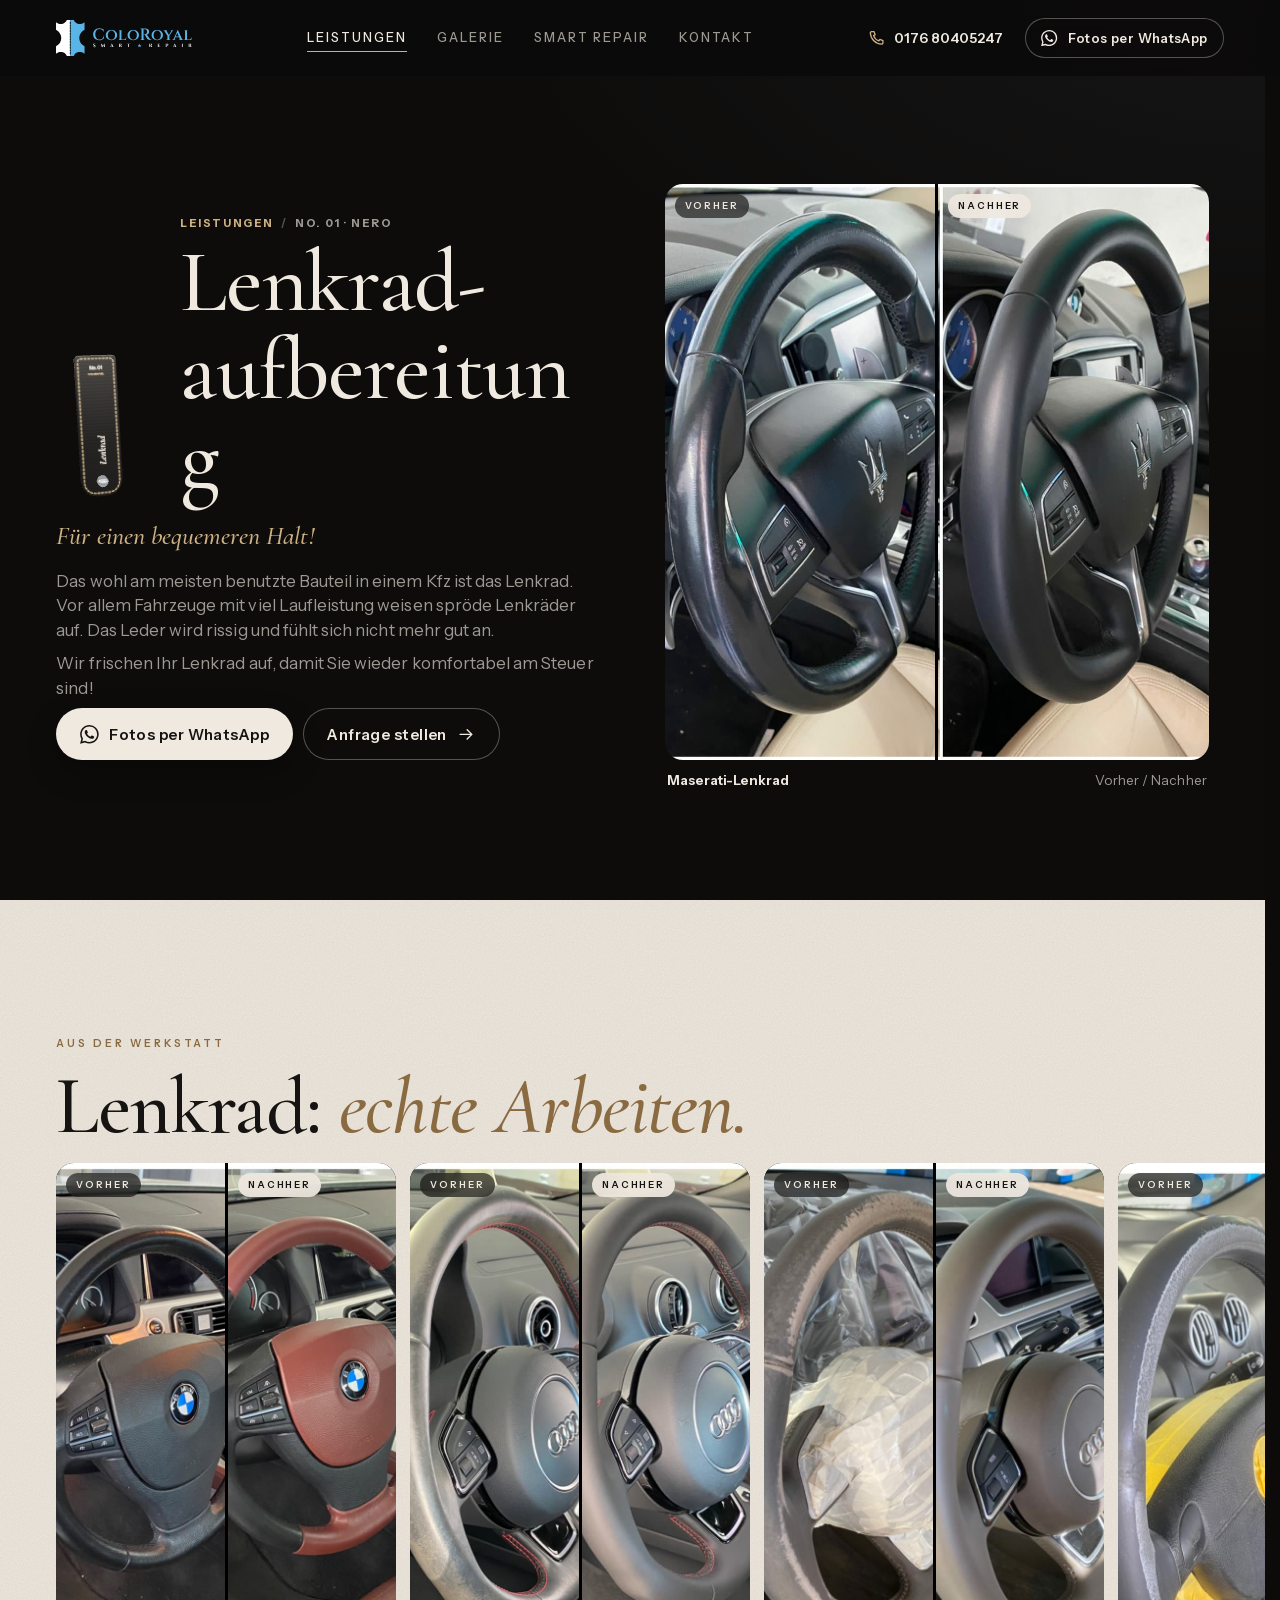
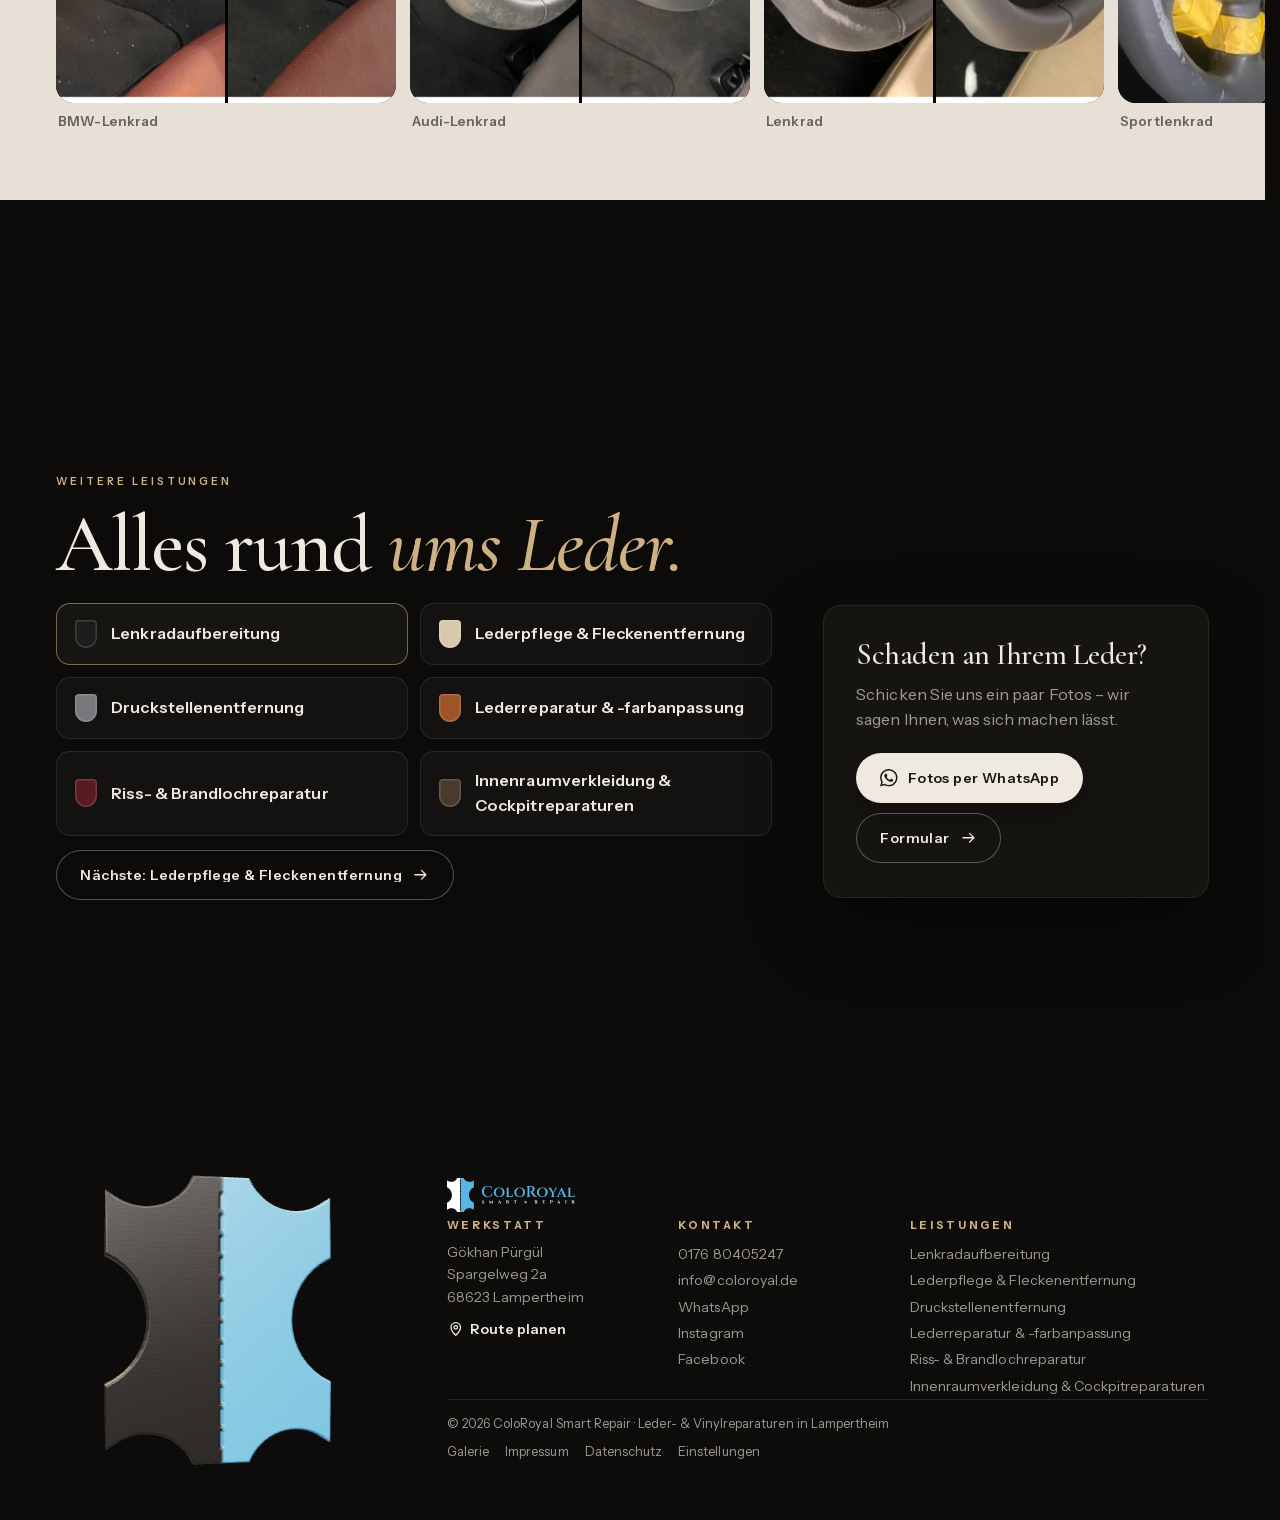
<file: leistungen/lenkradaufbereitung.html>
<!doctype html>
<html lang="de">
<head>
<meta charset="utf-8">
<meta name="robots" content="noindex, nofollow">
<meta name="viewport" content="width=device-width, initial-scale=1, viewport-fit=cover">
<title>Lenkradaufbereitung – ColoRoyal Smart Repair Lampertheim</title>
<meta name="description" content="Für einen bequemeren Halt! Das wohl am meisten benutzte Bauteil in einem Kfz ist das Lenkrad. Vor allem Fahrzeuge mit viel Laufleistung weisen spröde Lenkräder auf. Das Leder wird rissig und fühlt sich nicht mehr gut an.">

<link rel="canonical" href="https://www.coloroyal.de/leistungen/lenkradaufbereitung.html">
<meta property="og:type" content="website">
<meta property="og:site_name" content="ColoRoyal Smart Repair">
<meta property="og:title" content="Lenkradaufbereitung – ColoRoyal Smart Repair Lampertheim">
<meta property="og:description" content="Für einen bequemeren Halt! Das wohl am meisten benutzte Bauteil in einem Kfz ist das Lenkrad. Vor allem Fahrzeuge mit viel Laufleistung weisen spröde Lenkräder auf. Das Leder wird rissig und fühlt sich nicht mehr gut an.">
<meta property="og:image" content="https://www.coloroyal.de/assets/img/og.jpg">
<meta property="og:locale" content="de_DE">
<meta name="theme-color" content="#0b0a09">
<link rel="icon" href="../assets/img/logo/favicon.svg" type="image/svg+xml">
<link rel="apple-touch-icon" href="../assets/img/logo/apple-touch-icon.png">
<link rel="preload" href="../assets/fonts/CormorantGaramond-normal-latin.woff2" as="font" type="font/woff2" crossorigin>
<link rel="preload" href="../assets/fonts/InstrumentSans-normal-latin.woff2" as="font" type="font/woff2" crossorigin>
<link rel="stylesheet" href="../assets/fonts/fonts.css">
<link rel="stylesheet" href="../assets/css/site.css">
<script type="importmap">{"imports": {"three": "../vendor/three/build/three.module.min.js", "three/addons/": "../vendor/three/addons/"}}</script>

</head>
<body class="s-detail" data-base="../">
<a class="sprung" href="#inhalt">Zum Inhalt</a>
<header class="kopf" id="kopf">
  <a class="kopf-logo" href="../index.html" aria-label="ColoRoyal Smart Repair – zur Startseite"><img src="../assets/img/logo/logo-quer-dunkel.svg" alt="ColoRoyal Smart Repair" width="183" height="48"></a>
  <nav class="kopf-nav" aria-label="Hauptmenü"><a href="../leistungen.html" aria-current="page">Leistungen</a><a href="../galerie.html">Galerie</a><a href="../index.html#smart-repair">Smart Repair</a><a href="../kontakt.html">Kontakt</a></nav>
  <a class="kopf-tel" href="tel:+4917680405247"><svg class="ico" viewBox="0 0 24 24" aria-hidden="true" fill="none" stroke="currentColor" stroke-width="1.8" stroke-linecap="round" stroke-linejoin="round"><path d="M5 3.5h3.2l1.6 4.2-2.1 1.4a11.5 11.5 0 0 0 7.2 7.2l1.4-2.1 4.2 1.6V19a1.8 1.8 0 0 1-1.9 1.8C10.2 20.3 3.7 13.8 3.2 5.4A1.8 1.8 0 0 1 5 3.5z"/></svg><span>0176 80405247</span></a>
  <a class="knopf knopf-leder knopf-s js-wa" href="https://wa.me/4917680405247?text=Hallo%20ColoRoyal%2C%20ich%20h%C3%A4tte%20gerne%20eine%20Einsch%C3%A4tzung%20zu%20einem%20Lederschaden.%20Fotos%20schicke%20ich%20mit." target="_blank" rel="noopener"><svg class="ico" viewBox="0 0 24 24" aria-hidden="true"><path fill="currentColor" d="M17.47 14.38c-.3-.15-1.76-.87-2.03-.97-.27-.1-.47-.15-.67.15-.2.3-.77.97-.94 1.16-.17.2-.35.22-.64.08-.3-.15-1.26-.46-2.39-1.48-.88-.79-1.48-1.76-1.65-2.06-.17-.3-.02-.46.13-.6.13-.14.3-.35.45-.52.15-.17.2-.3.3-.5.1-.2.05-.37-.03-.52-.07-.15-.67-1.61-.92-2.2-.24-.58-.49-.5-.67-.51h-.57c-.2 0-.52.07-.8.37-.27.3-1.04 1.02-1.04 2.48s1.07 2.88 1.21 3.07c.15.2 2.1 3.2 5.08 4.49.71.31 1.26.49 1.7.63.71.22 1.36.19 1.87.12.57-.09 1.76-.72 2-1.41.25-.7.25-1.29.18-1.41-.08-.13-.27-.2-.57-.35m-5.42 7.4h-.01a9.87 9.87 0 0 1-5.03-1.38l-.36-.21-3.74.98 1-3.65-.24-.37a9.86 9.86 0 0 1-1.51-5.26c0-5.45 4.44-9.88 9.89-9.88 2.64 0 5.12 1.03 6.99 2.9a9.83 9.83 0 0 1 2.89 6.99c0 5.45-4.44 9.88-9.88 9.88m8.41-18.3A11.82 11.82 0 0 0 12.05 0C5.5 0 .16 5.34.16 11.89c0 2.1.55 4.14 1.59 5.95L.06 24l6.3-1.65a11.88 11.88 0 0 0 5.68 1.45h.01c6.55 0 11.89-5.34 11.89-11.89 0-3.18-1.24-6.17-3.48-8.41z"/></svg><span>Fotos per WhatsApp</span></a>
  <a class="kopf-wa js-wa" href="https://wa.me/4917680405247?text=Hallo%20ColoRoyal%2C%20ich%20h%C3%A4tte%20gerne%20eine%20Einsch%C3%A4tzung%20zu%20einem%20Lederschaden.%20Fotos%20schicke%20ich%20mit." target="_blank" rel="noopener" aria-label="Fotos per WhatsApp schicken"><svg class="ico" viewBox="0 0 24 24" aria-hidden="true"><path fill="currentColor" d="M17.47 14.38c-.3-.15-1.76-.87-2.03-.97-.27-.1-.47-.15-.67.15-.2.3-.77.97-.94 1.16-.17.2-.35.22-.64.08-.3-.15-1.26-.46-2.39-1.48-.88-.79-1.48-1.76-1.65-2.06-.17-.3-.02-.46.13-.6.13-.14.3-.35.45-.52.15-.17.2-.3.3-.5.1-.2.05-.37-.03-.52-.07-.15-.67-1.61-.92-2.2-.24-.58-.49-.5-.67-.51h-.57c-.2 0-.52.07-.8.37-.27.3-1.04 1.02-1.04 2.48s1.07 2.88 1.21 3.07c.15.2 2.1 3.2 5.08 4.49.71.31 1.26.49 1.7.63.71.22 1.36.19 1.87.12.57-.09 1.76-.72 2-1.41.25-.7.25-1.29.18-1.41-.08-.13-.27-.2-.57-.35m-5.42 7.4h-.01a9.87 9.87 0 0 1-5.03-1.38l-.36-.21-3.74.98 1-3.65-.24-.37a9.86 9.86 0 0 1-1.51-5.26c0-5.45 4.44-9.88 9.89-9.88 2.64 0 5.12 1.03 6.99 2.9a9.83 9.83 0 0 1 2.89 6.99c0 5.45-4.44 9.88-9.88 9.88m8.41-18.3A11.82 11.82 0 0 0 12.05 0C5.5 0 .16 5.34.16 11.89c0 2.1.55 4.14 1.59 5.95L.06 24l6.3-1.65a11.88 11.88 0 0 0 5.68 1.45h.01c6.55 0 11.89-5.34 11.89-11.89 0-3.18-1.24-6.17-3.48-8.41z"/></svg></a>
  <button class="kopf-menue" id="menueKnopf" aria-label="Menü öffnen" aria-expanded="false" aria-controls="menue"><i></i><i></i></button>
</header>
<div class="menue" id="menue" hidden>
  <nav class="menue-haupt" aria-label="Menü">
    <a href="../index.html">Start</a><a href="../leistungen.html">Leistungen</a><a href="../galerie.html">Galerie</a><a href="../kontakt.html">Kontakt</a>
  </nav>
  <div class="menue-l"><a href="../leistungen/lenkradaufbereitung.html"><i style="--c:#1d1c1e"></i>Lenkradaufbereitung</a><a href="../leistungen/lederpflege-fleckenentfernung.html"><i style="--c:#d8c9ae"></i>Lederpflege &amp; Fleckenentfernung</a><a href="../leistungen/druckstellenentfernung.html"><i style="--c:#77797c"></i>Druckstellenentfernung</a><a href="../leistungen/lederfarbauffrischung-anpassung.html"><i style="--c:#9c5428"></i>Lederreparatur &amp; -farbanpassung</a><a href="../leistungen/riss-brandlochreparatur.html"><i style="--c:#5a1a22"></i>Riss- &amp; Brandlochreparatur</a><a href="../leistungen/innenraumverkleidung-cockpitreparaturen.html"><i style="--c:#4a3a2c"></i>Innenraumverkleidung &amp; Cockpitreparaturen</a></div>
  <div class="menue-kontakt">
    <a href="tel:+4917680405247"><svg class="ico" viewBox="0 0 24 24" aria-hidden="true" fill="none" stroke="currentColor" stroke-width="1.8" stroke-linecap="round" stroke-linejoin="round"><path d="M5 3.5h3.2l1.6 4.2-2.1 1.4a11.5 11.5 0 0 0 7.2 7.2l1.4-2.1 4.2 1.6V19a1.8 1.8 0 0 1-1.9 1.8C10.2 20.3 3.7 13.8 3.2 5.4A1.8 1.8 0 0 1 5 3.5z"/></svg> 0176 80405247</a>
    <a href="mailto:info@coloroyal.de"><svg class="ico" viewBox="0 0 24 24" aria-hidden="true" fill="none" stroke="currentColor" stroke-width="1.8" stroke-linecap="round" stroke-linejoin="round"><rect x="3" y="5" width="18" height="14" rx="2.5"/><path d="m4 7 8 6 8-6"/></svg> info@coloroyal.de</a>
    <a href="https://instagram.com/coloroyal.de" target="_blank" rel="noopener"><svg class="ico" viewBox="0 0 24 24" aria-hidden="true" fill="none" stroke="currentColor" stroke-width="1.9"><rect x="3" y="3" width="18" height="18" rx="5.2"/><circle cx="12" cy="12" r="4.1"/><circle cx="17.4" cy="6.6" r="1.1" fill="currentColor" stroke="none"/></svg> @coloroyal.de</a>
  </div>
</div>
<main id="inhalt">

<section class="ld-held dunkel korn scr" style="--c:#1d1c1e">
  <div class="ld-text">
    <div class="ld-kopf">
      <canvas class="ld-muster" id="muster3d" data-farbe="#1d1c1e" data-nr="01" data-name="Lenkrad" aria-hidden="true"></canvas>
      <div>
        <p class="ld-pfad"><a href="../leistungen.html">Leistungen</a> <span>/</span> No. 01 · Nero</p>
        <h1 class="disp">Lenkrad­aufbereitung</h1>
      </div>
    </div>
    <p class="ld-claim">Für einen bequemeren Halt!</p>
    <p>Das wohl am meisten benutzte Bauteil in einem Kfz ist das Lenkrad. Vor allem Fahrzeuge mit viel Laufleistung weisen spröde Lenkräder auf. Das Leder wird rissig und fühlt sich nicht mehr gut an.</p><p>Wir frischen Ihr Lenkrad auf, damit Sie wieder komfortabel am Steuer sind!</p>
    <div class="knoepfe">
      <a class="knopf knopf-blau js-wa" href="https://wa.me/4917680405247?text=Hallo%20ColoRoyal%2C%20ich%20interessiere%20mich%20f%C3%BCr%3A%20Lenkradaufbereitung.%20Fotos%20schicke%20ich%20mit." target="_blank" rel="noopener"><svg class="ico" viewBox="0 0 24 24" aria-hidden="true"><path fill="currentColor" d="M17.47 14.38c-.3-.15-1.76-.87-2.03-.97-.27-.1-.47-.15-.67.15-.2.3-.77.97-.94 1.16-.17.2-.35.22-.64.08-.3-.15-1.26-.46-2.39-1.48-.88-.79-1.48-1.76-1.65-2.06-.17-.3-.02-.46.13-.6.13-.14.3-.35.45-.52.15-.17.2-.3.3-.5.1-.2.05-.37-.03-.52-.07-.15-.67-1.61-.92-2.2-.24-.58-.49-.5-.67-.51h-.57c-.2 0-.52.07-.8.37-.27.3-1.04 1.02-1.04 2.48s1.07 2.88 1.21 3.07c.15.2 2.1 3.2 5.08 4.49.71.31 1.26.49 1.7.63.71.22 1.36.19 1.87.12.57-.09 1.76-.72 2-1.41.25-.7.25-1.29.18-1.41-.08-.13-.27-.2-.57-.35m-5.42 7.4h-.01a9.87 9.87 0 0 1-5.03-1.38l-.36-.21-3.74.98 1-3.65-.24-.37a9.86 9.86 0 0 1-1.51-5.26c0-5.45 4.44-9.88 9.89-9.88 2.64 0 5.12 1.03 6.99 2.9a9.83 9.83 0 0 1 2.89 6.99c0 5.45-4.44 9.88-9.88 9.88m8.41-18.3A11.82 11.82 0 0 0 12.05 0C5.5 0 .16 5.34.16 11.89c0 2.1.55 4.14 1.59 5.95L.06 24l6.3-1.65a11.88 11.88 0 0 0 5.68 1.45h.01c6.55 0 11.89-5.34 11.89-11.89 0-3.18-1.24-6.17-3.48-8.41z"/></svg><span>Fotos per WhatsApp</span></a>
      <a class="knopf knopf-leder" href="../kontakt.html?leistung=lenkradaufbereitung"><span>Anfrage stellen</span><svg class="ico pfeil" viewBox="0 0 24 24" aria-hidden="true" fill="none" stroke="currentColor" stroke-width="1.8" stroke-linecap="round" stroke-linejoin="round"><path d="M4 12h15M13 6l6 6-6 6"/></svg></a>
    </div>
  </div>
  <div class="ld-bild">
    <figure class="dp dp-gross" data-id="lenkrad-maserati" data-quer="0">
  <div class="dp-h"><img class="dp-v" src="../assets/img/arbeiten/lenkrad-maserati-v.jpg" alt="Vorher: Maserati-Lenkrad" width="550" height="1100"><span class="dp-l">Vorher</span></div>
  <div class="dp-h"><img class="dp-n" src="../assets/img/arbeiten/lenkrad-maserati-n.jpg" alt="Nachher: Maserati-Lenkrad" width="550" height="1100"><span class="dp-l dp-ln">Nachher</span></div>
</figure>
    <p class="vh-info"><b>Maserati-Lenkrad</b><span>Vorher / Nachher</span></p>
  </div>
</section>
<section class="ld-arbeiten hell scr">
  <div class="la-kopf">
    <p class="kicker">Aus der Werkstatt</p>
    <h2 class="disp">Lenkrad: <em>echte Arbeiten.</em></h2>
  </div>
  <div class="la-leiste wisch"><article class="arbeit"><figure class="dp dp-karte" data-id="lenkrad-bmw-1" data-quer="0">
  <div class="dp-h"><img class="dp-v" src="../assets/img/arbeiten/lenkrad-bmw-1-v.jpg" alt="Vorher: BMW-Lenkrad" width="550" height="1100" loading="lazy"><span class="dp-l">Vorher</span></div>
  <div class="dp-h"><img class="dp-n" src="../assets/img/arbeiten/lenkrad-bmw-1-n.jpg" alt="Nachher: BMW-Lenkrad" width="550" height="1100" loading="lazy"><span class="dp-l dp-ln">Nachher</span></div>
</figure><p>BMW-Lenkrad</p></article><article class="arbeit"><figure class="dp dp-karte" data-id="lenkrad-audi" data-quer="0">
  <div class="dp-h"><img class="dp-v" src="../assets/img/arbeiten/lenkrad-audi-v.jpg" alt="Vorher: Audi-Lenkrad" width="550" height="1100" loading="lazy"><span class="dp-l">Vorher</span></div>
  <div class="dp-h"><img class="dp-n" src="../assets/img/arbeiten/lenkrad-audi-n.jpg" alt="Nachher: Audi-Lenkrad" width="550" height="1100" loading="lazy"><span class="dp-l dp-ln">Nachher</span></div>
</figure><p>Audi-Lenkrad</p></article><article class="arbeit"><figure class="dp dp-karte" data-id="lenkrad-griff" data-quer="0">
  <div class="dp-h"><img class="dp-v" src="../assets/img/arbeiten/lenkrad-griff-v.jpg" alt="Vorher: Lenkrad" width="550" height="1100" loading="lazy"><span class="dp-l">Vorher</span></div>
  <div class="dp-h"><img class="dp-n" src="../assets/img/arbeiten/lenkrad-griff-n.jpg" alt="Nachher: Lenkrad" width="550" height="1100" loading="lazy"><span class="dp-l dp-ln">Nachher</span></div>
</figure><p>Lenkrad</p></article><article class="arbeit"><figure class="dp dp-karte" data-id="lenkrad-gelb" data-quer="0">
  <div class="dp-h"><img class="dp-v" src="../assets/img/arbeiten/lenkrad-gelb-v.jpg" alt="Vorher: Sportlenkrad" width="631" height="1100" loading="lazy"><span class="dp-l">Vorher</span></div>
  <div class="dp-h"><img class="dp-n" src="../assets/img/arbeiten/lenkrad-gelb-n.jpg" alt="Nachher: Sportlenkrad" width="631" height="1100" loading="lazy"><span class="dp-l dp-ln">Nachher</span></div>
</figure><p>Sportlenkrad</p></article><article class="arbeit"><figure class="dp dp-karte" data-id="lenkrad-grau" data-quer="0">
  <div class="dp-h"><img class="dp-v" src="../assets/img/arbeiten/lenkrad-grau-v.jpg" alt="Vorher: Lenkrad in Grau" width="550" height="1100" loading="lazy"><span class="dp-l">Vorher</span></div>
  <div class="dp-h"><img class="dp-n" src="../assets/img/arbeiten/lenkrad-grau-n.jpg" alt="Nachher: Lenkrad in Grau" width="550" height="1100" loading="lazy"><span class="dp-l dp-ln">Nachher</span></div>
</figure><p>Lenkrad in Grau</p></article><article class="arbeit"><figure class="dp dp-karte" data-id="lenkrad-porsche" data-quer="0">
  <div class="dp-h"><img class="dp-v" src="../assets/img/arbeiten/lenkrad-porsche-v.jpg" alt="Vorher: Porsche-Lenkrad" width="550" height="1100" loading="lazy"><span class="dp-l">Vorher</span></div>
  <div class="dp-h"><img class="dp-n" src="../assets/img/arbeiten/lenkrad-porsche-n.jpg" alt="Nachher: Porsche-Lenkrad" width="550" height="1100" loading="lazy"><span class="dp-l dp-ln">Nachher</span></div>
</figure><p>Porsche-Lenkrad</p></article><article class="arbeit"><figure class="dp dp-karte" data-id="lenkrad-bmw-2" data-quer="0">
  <div class="dp-h"><img class="dp-v" src="../assets/img/arbeiten/lenkrad-bmw-2-v.jpg" alt="Vorher: BMW-Lenkrad" width="611" height="1100" loading="lazy"><span class="dp-l">Vorher</span></div>
  <div class="dp-h"><img class="dp-n" src="../assets/img/arbeiten/lenkrad-bmw-2-n.jpg" alt="Nachher: BMW-Lenkrad" width="611" height="1100" loading="lazy"><span class="dp-l dp-ln">Nachher</span></div>
</figure><p>BMW-Lenkrad</p></article></div>
</section>
<section class="ld-weiter dunkel scr">
  <div class="lw-kopf">
    <p class="kicker">Weitere Leistungen</p>
    <h2 class="disp">Alles rund <em>ums Leder.</em></h2>
  </div>
  <div class="lw-inhalt">
    <div>
      <nav class="andere-liste" aria-label="Leistungen"><a class="andere ist" href="lenkradaufbereitung.html" style="--c:#1d1c1e"><i></i><span>Lenkradaufbereitung</span></a><a class="andere" href="lederpflege-fleckenentfernung.html" style="--c:#d8c9ae"><i></i><span>Lederpflege &amp; Fleckenentfernung</span></a><a class="andere" href="druckstellenentfernung.html" style="--c:#77797c"><i></i><span>Druckstellenentfernung</span></a><a class="andere" href="lederfarbauffrischung-anpassung.html" style="--c:#9c5428"><i></i><span>Lederreparatur &amp; -farbanpassung</span></a><a class="andere" href="riss-brandlochreparatur.html" style="--c:#5a1a22"><i></i><span>Riss- &amp; Brandlochreparatur</span></a><a class="andere" href="innenraumverkleidung-cockpitreparaturen.html" style="--c:#4a3a2c"><i></i><span>Innenraumverkleidung &amp; Cockpitreparaturen</span></a></nav>
      <a class="knopf knopf-leder lw-naechste" href="lederpflege-fleckenentfernung.html"><span>Nächste: Lederpflege &amp; Fleckenentfernung</span><svg class="ico pfeil" viewBox="0 0 24 24" aria-hidden="true" fill="none" stroke="currentColor" stroke-width="1.8" stroke-linecap="round" stroke-linejoin="round"><path d="M4 12h15M13 6l6 6-6 6"/></svg></a>
    </div>
    <aside class="lw-cta genaeht">
      <p class="disp">Schaden an Ihrem Leder?</p>
      <p>Schicken Sie uns ein paar Fotos – wir sagen Ihnen, was sich machen lässt.</p>
      <div class="knoepfe">
        <a class="knopf knopf-blau js-wa" href="https://wa.me/4917680405247?text=Hallo%20ColoRoyal%2C%20ich%20interessiere%20mich%20f%C3%BCr%3A%20Lenkradaufbereitung.%20Fotos%20schicke%20ich%20mit." target="_blank" rel="noopener"><svg class="ico" viewBox="0 0 24 24" aria-hidden="true"><path fill="currentColor" d="M17.47 14.38c-.3-.15-1.76-.87-2.03-.97-.27-.1-.47-.15-.67.15-.2.3-.77.97-.94 1.16-.17.2-.35.22-.64.08-.3-.15-1.26-.46-2.39-1.48-.88-.79-1.48-1.76-1.65-2.06-.17-.3-.02-.46.13-.6.13-.14.3-.35.45-.52.15-.17.2-.3.3-.5.1-.2.05-.37-.03-.52-.07-.15-.67-1.61-.92-2.2-.24-.58-.49-.5-.67-.51h-.57c-.2 0-.52.07-.8.37-.27.3-1.04 1.02-1.04 2.48s1.07 2.88 1.21 3.07c.15.2 2.1 3.2 5.08 4.49.71.31 1.26.49 1.7.63.71.22 1.36.19 1.87.12.57-.09 1.76-.72 2-1.41.25-.7.25-1.29.18-1.41-.08-.13-.27-.2-.57-.35m-5.42 7.4h-.01a9.87 9.87 0 0 1-5.03-1.38l-.36-.21-3.74.98 1-3.65-.24-.37a9.86 9.86 0 0 1-1.51-5.26c0-5.45 4.44-9.88 9.89-9.88 2.64 0 5.12 1.03 6.99 2.9a9.83 9.83 0 0 1 2.89 6.99c0 5.45-4.44 9.88-9.88 9.88m8.41-18.3A11.82 11.82 0 0 0 12.05 0C5.5 0 .16 5.34.16 11.89c0 2.1.55 4.14 1.59 5.95L.06 24l6.3-1.65a11.88 11.88 0 0 0 5.68 1.45h.01c6.55 0 11.89-5.34 11.89-11.89 0-3.18-1.24-6.17-3.48-8.41z"/></svg><span>Fotos per WhatsApp</span></a>
        <a class="knopf knopf-leder" href="../kontakt.html?leistung=lenkradaufbereitung"><span>Formular</span><svg class="ico pfeil" viewBox="0 0 24 24" aria-hidden="true" fill="none" stroke="currentColor" stroke-width="1.8" stroke-linecap="round" stroke-linejoin="round"><path d="M4 12h15M13 6l6 6-6 6"/></svg></a>
      </div>
    </aside>
  </div>
</section>

</main>
<footer class="fuss dunkel korn" id="fuss">
  <div class="fuss-patch" aria-hidden="true"><canvas id="patch3d"></canvas><img class="patch-ersatz" src="../assets/img/logo/zeichen-dunkel.svg" alt=""></div>
  <div class="fuss-inhalt">
    <img class="fuss-logo" src="../assets/img/logo/logo-quer-dunkel.svg" alt="ColoRoyal Smart Repair" width="230" height="61" loading="lazy">
    <div class="fuss-spalten">
      <div><h3>Werkstatt</h3><p>Gökhan Pürgül<br>Spargelweg 2a<br>68623 Lampertheim</p><a class="fuss-route" href="https://www.google.com/maps/dir/?api=1&destination=Spargelweg+2a%2C+68623+Lampertheim" target="_blank" rel="noopener"><svg class="ico" viewBox="0 0 24 24" aria-hidden="true" fill="none" stroke="currentColor" stroke-width="1.8" stroke-linecap="round" stroke-linejoin="round"><path d="M12 21s-6.5-5.6-6.5-11a6.5 6.5 0 0 1 13 0c0 5.4-6.5 11-6.5 11z"/><circle cx="12" cy="10" r="2.4"/></svg> Route planen</a></div>
      <div><h3>Kontakt</h3><a href="tel:+4917680405247">0176 80405247</a><a href="mailto:info@coloroyal.de">info@coloroyal.de</a><a class="js-wa" href="https://wa.me/4917680405247?text=Hallo%20ColoRoyal%2C%20ich%20h%C3%A4tte%20gerne%20eine%20Einsch%C3%A4tzung%20zu%20einem%20Lederschaden.%20Fotos%20schicke%20ich%20mit." target="_blank" rel="noopener">WhatsApp</a><a href="https://instagram.com/coloroyal.de" target="_blank" rel="noopener">Instagram</a><a href="https://www.facebook.com/coloroyal/" target="_blank" rel="noopener">Facebook</a></div>
      <div class="fuss-l"><h3>Leistungen</h3><a href="../leistungen/lenkradaufbereitung.html">Lenkradaufbereitung</a><a href="../leistungen/lederpflege-fleckenentfernung.html">Lederpflege &amp; Fleckenentfernung</a><a href="../leistungen/druckstellenentfernung.html">Druckstellenentfernung</a><a href="../leistungen/lederfarbauffrischung-anpassung.html">Lederreparatur &amp; -farbanpassung</a><a href="../leistungen/riss-brandlochreparatur.html">Riss- &amp; Brandlochreparatur</a><a href="../leistungen/innenraumverkleidung-cockpitreparaturen.html">Innenraumverkleidung &amp; Cockpitreparaturen</a></div>
    </div>
    <div class="fuss-unten"><span>© 2026 ColoRoyal Smart Repair · Leder- &amp; Vinylreparaturen in Lampertheim</span><span><a href="../galerie.html">Galerie</a><a href="../impressum.html">Impressum</a><a href="../datenschutz.html">Datenschutz</a><a href="../einstellungen/" rel="nofollow">Einstellungen</a></span></div>
  </div>
</footer>
<script type="module" src="../assets/js/site.js"></script>
<script type="module" src="../assets/js/muster.js"></script>
<script type="module" src="../assets/js/patch.js"></script>
</body>
</html>
</file>
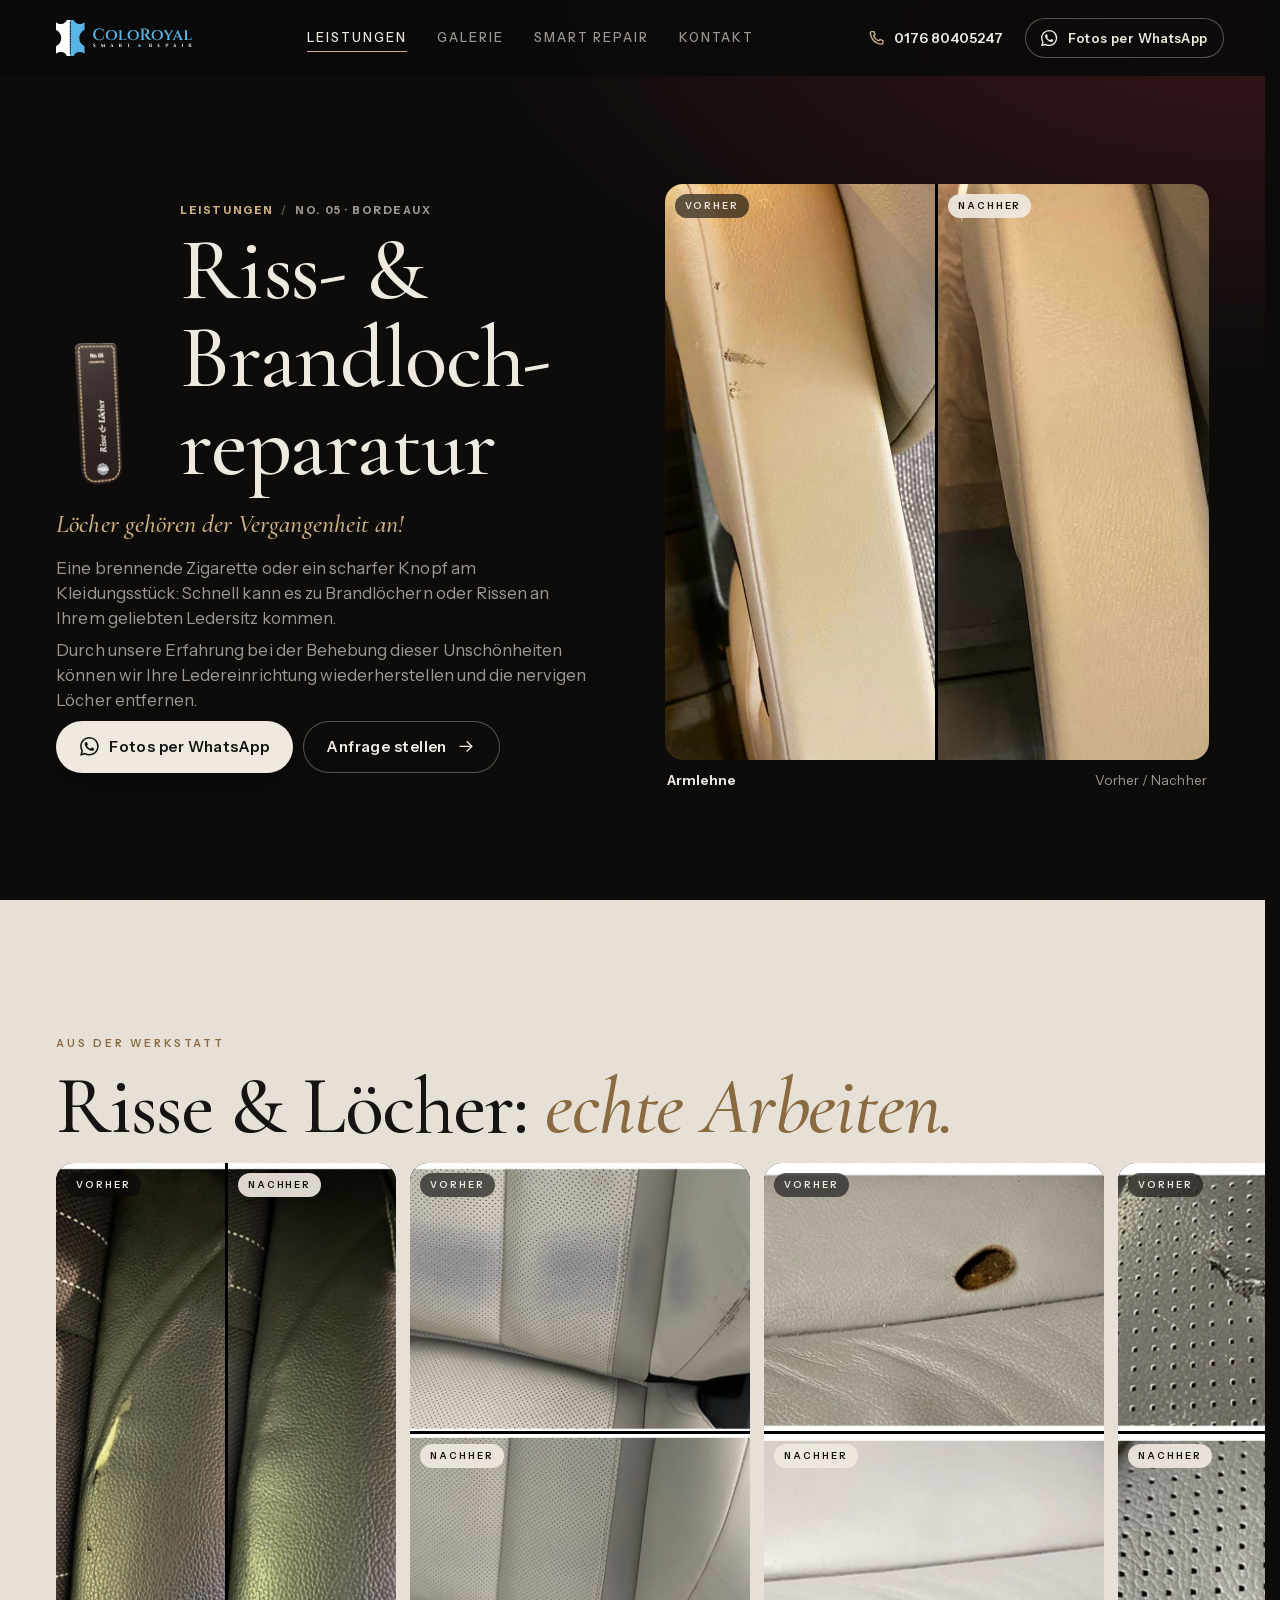
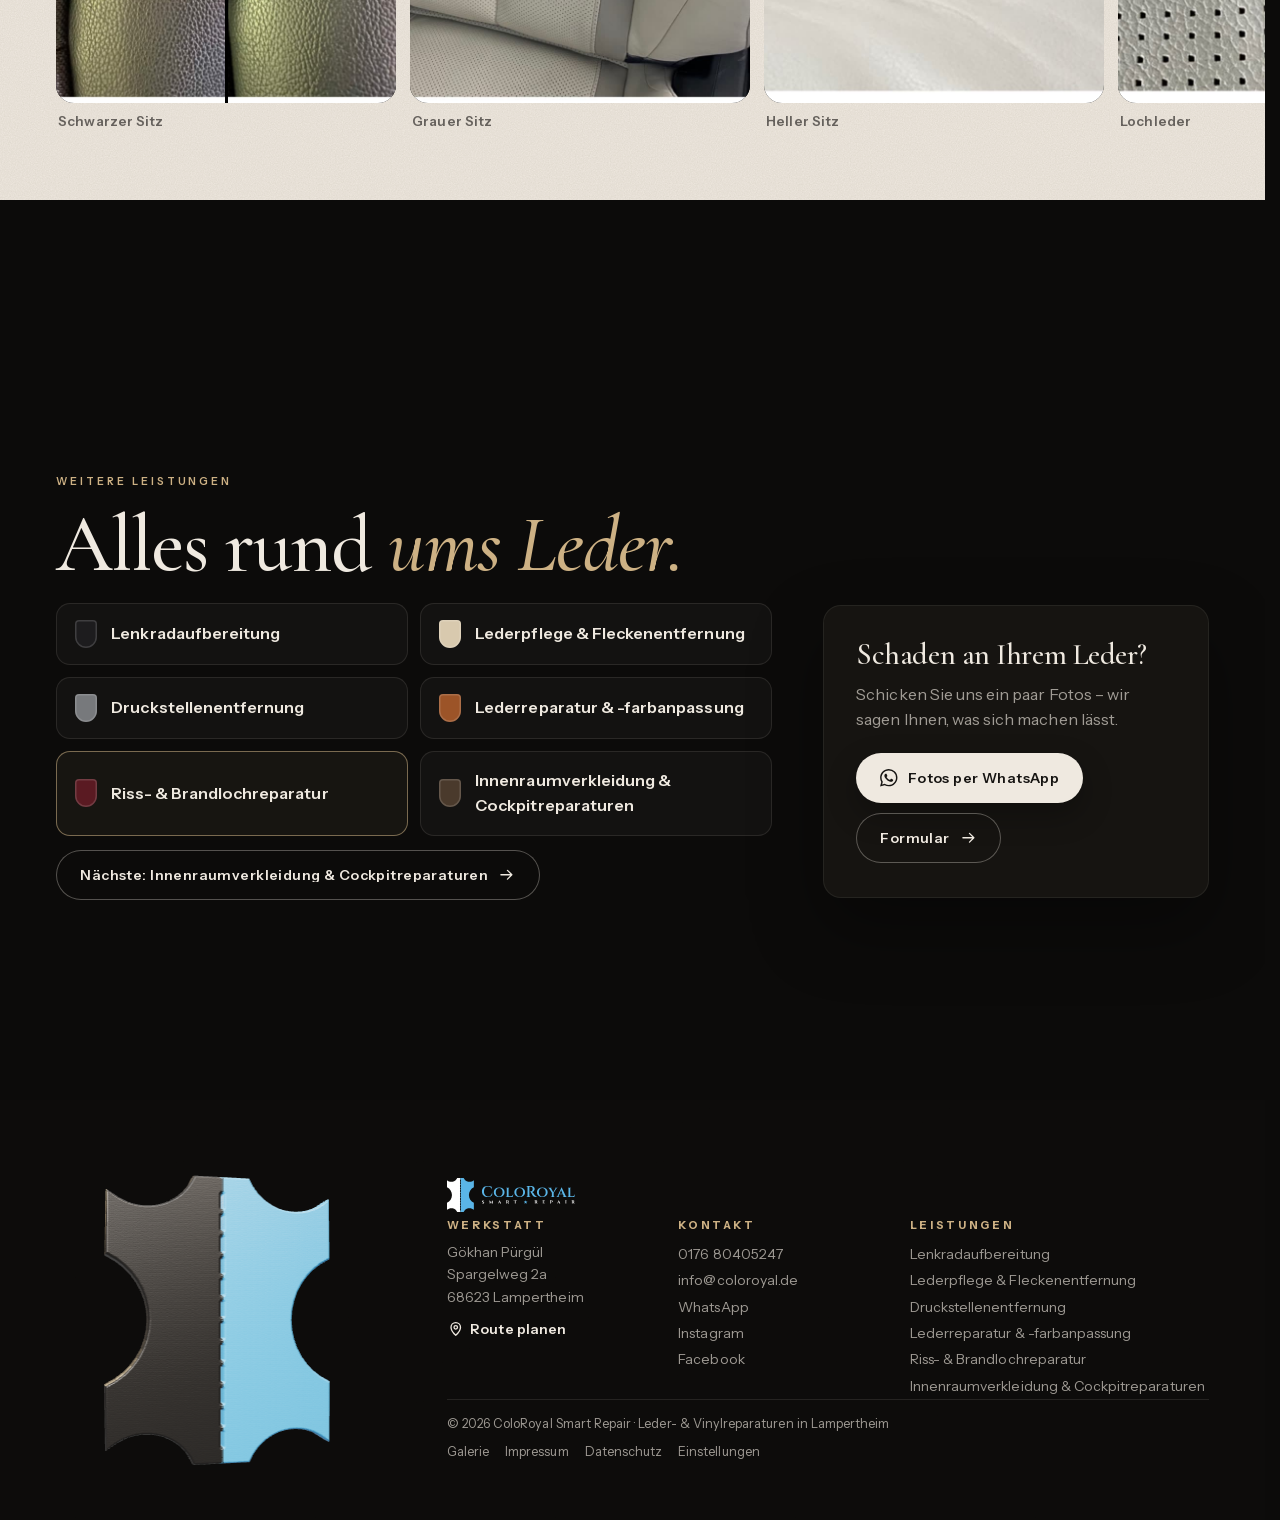
<file: leistungen/riss-brandlochreparatur.html>
<!doctype html>
<html lang="de">
<head>
<meta charset="utf-8">
<meta name="robots" content="noindex, nofollow">
<meta name="viewport" content="width=device-width, initial-scale=1, viewport-fit=cover">
<title>Riss- &amp; Brandlochreparatur – ColoRoyal Smart Repair Lampertheim</title>
<meta name="description" content="Löcher gehören der Vergangenheit an! Eine brennende Zigarette oder ein scharfer Knopf am Kleidungsstück: Schnell kann es zu Brandlöchern oder Rissen an Ihrem geliebten Ledersitz kommen.">

<link rel="canonical" href="https://www.coloroyal.de/leistungen/riss-brandlochreparatur.html">
<meta property="og:type" content="website">
<meta property="og:site_name" content="ColoRoyal Smart Repair">
<meta property="og:title" content="Riss- &amp; Brandlochreparatur – ColoRoyal Smart Repair Lampertheim">
<meta property="og:description" content="Löcher gehören der Vergangenheit an! Eine brennende Zigarette oder ein scharfer Knopf am Kleidungsstück: Schnell kann es zu Brandlöchern oder Rissen an Ihrem geliebten Ledersitz kommen.">
<meta property="og:image" content="https://www.coloroyal.de/assets/img/og.jpg">
<meta property="og:locale" content="de_DE">
<meta name="theme-color" content="#0b0a09">
<link rel="icon" href="../assets/img/logo/favicon.svg" type="image/svg+xml">
<link rel="apple-touch-icon" href="../assets/img/logo/apple-touch-icon.png">
<link rel="preload" href="../assets/fonts/CormorantGaramond-normal-latin.woff2" as="font" type="font/woff2" crossorigin>
<link rel="preload" href="../assets/fonts/InstrumentSans-normal-latin.woff2" as="font" type="font/woff2" crossorigin>
<link rel="stylesheet" href="../assets/fonts/fonts.css">
<link rel="stylesheet" href="../assets/css/site.css">
<script type="importmap">{"imports": {"three": "../vendor/three/build/three.module.min.js", "three/addons/": "../vendor/three/addons/"}}</script>

</head>
<body class="s-detail" data-base="../">
<a class="sprung" href="#inhalt">Zum Inhalt</a>
<header class="kopf" id="kopf">
  <a class="kopf-logo" href="../index.html" aria-label="ColoRoyal Smart Repair – zur Startseite"><img src="../assets/img/logo/logo-quer-dunkel.svg" alt="ColoRoyal Smart Repair" width="183" height="48"></a>
  <nav class="kopf-nav" aria-label="Hauptmenü"><a href="../leistungen.html" aria-current="page">Leistungen</a><a href="../galerie.html">Galerie</a><a href="../index.html#smart-repair">Smart Repair</a><a href="../kontakt.html">Kontakt</a></nav>
  <a class="kopf-tel" href="tel:+4917680405247"><svg class="ico" viewBox="0 0 24 24" aria-hidden="true" fill="none" stroke="currentColor" stroke-width="1.8" stroke-linecap="round" stroke-linejoin="round"><path d="M5 3.5h3.2l1.6 4.2-2.1 1.4a11.5 11.5 0 0 0 7.2 7.2l1.4-2.1 4.2 1.6V19a1.8 1.8 0 0 1-1.9 1.8C10.2 20.3 3.7 13.8 3.2 5.4A1.8 1.8 0 0 1 5 3.5z"/></svg><span>0176 80405247</span></a>
  <a class="knopf knopf-leder knopf-s js-wa" href="https://wa.me/4917680405247?text=Hallo%20ColoRoyal%2C%20ich%20h%C3%A4tte%20gerne%20eine%20Einsch%C3%A4tzung%20zu%20einem%20Lederschaden.%20Fotos%20schicke%20ich%20mit." target="_blank" rel="noopener"><svg class="ico" viewBox="0 0 24 24" aria-hidden="true"><path fill="currentColor" d="M17.47 14.38c-.3-.15-1.76-.87-2.03-.97-.27-.1-.47-.15-.67.15-.2.3-.77.97-.94 1.16-.17.2-.35.22-.64.08-.3-.15-1.26-.46-2.39-1.48-.88-.79-1.48-1.76-1.65-2.06-.17-.3-.02-.46.13-.6.13-.14.3-.35.45-.52.15-.17.2-.3.3-.5.1-.2.05-.37-.03-.52-.07-.15-.67-1.61-.92-2.2-.24-.58-.49-.5-.67-.51h-.57c-.2 0-.52.07-.8.37-.27.3-1.04 1.02-1.04 2.48s1.07 2.88 1.21 3.07c.15.2 2.1 3.2 5.08 4.49.71.31 1.26.49 1.7.63.71.22 1.36.19 1.87.12.57-.09 1.76-.72 2-1.41.25-.7.25-1.29.18-1.41-.08-.13-.27-.2-.57-.35m-5.42 7.4h-.01a9.87 9.87 0 0 1-5.03-1.38l-.36-.21-3.74.98 1-3.65-.24-.37a9.86 9.86 0 0 1-1.51-5.26c0-5.45 4.44-9.88 9.89-9.88 2.64 0 5.12 1.03 6.99 2.9a9.83 9.83 0 0 1 2.89 6.99c0 5.45-4.44 9.88-9.88 9.88m8.41-18.3A11.82 11.82 0 0 0 12.05 0C5.5 0 .16 5.34.16 11.89c0 2.1.55 4.14 1.59 5.95L.06 24l6.3-1.65a11.88 11.88 0 0 0 5.68 1.45h.01c6.55 0 11.89-5.34 11.89-11.89 0-3.18-1.24-6.17-3.48-8.41z"/></svg><span>Fotos per WhatsApp</span></a>
  <a class="kopf-wa js-wa" href="https://wa.me/4917680405247?text=Hallo%20ColoRoyal%2C%20ich%20h%C3%A4tte%20gerne%20eine%20Einsch%C3%A4tzung%20zu%20einem%20Lederschaden.%20Fotos%20schicke%20ich%20mit." target="_blank" rel="noopener" aria-label="Fotos per WhatsApp schicken"><svg class="ico" viewBox="0 0 24 24" aria-hidden="true"><path fill="currentColor" d="M17.47 14.38c-.3-.15-1.76-.87-2.03-.97-.27-.1-.47-.15-.67.15-.2.3-.77.97-.94 1.16-.17.2-.35.22-.64.08-.3-.15-1.26-.46-2.39-1.48-.88-.79-1.48-1.76-1.65-2.06-.17-.3-.02-.46.13-.6.13-.14.3-.35.45-.52.15-.17.2-.3.3-.5.1-.2.05-.37-.03-.52-.07-.15-.67-1.61-.92-2.2-.24-.58-.49-.5-.67-.51h-.57c-.2 0-.52.07-.8.37-.27.3-1.04 1.02-1.04 2.48s1.07 2.88 1.21 3.07c.15.2 2.1 3.2 5.08 4.49.71.31 1.26.49 1.7.63.71.22 1.36.19 1.87.12.57-.09 1.76-.72 2-1.41.25-.7.25-1.29.18-1.41-.08-.13-.27-.2-.57-.35m-5.42 7.4h-.01a9.87 9.87 0 0 1-5.03-1.38l-.36-.21-3.74.98 1-3.65-.24-.37a9.86 9.86 0 0 1-1.51-5.26c0-5.45 4.44-9.88 9.89-9.88 2.64 0 5.12 1.03 6.99 2.9a9.83 9.83 0 0 1 2.89 6.99c0 5.45-4.44 9.88-9.88 9.88m8.41-18.3A11.82 11.82 0 0 0 12.05 0C5.5 0 .16 5.34.16 11.89c0 2.1.55 4.14 1.59 5.95L.06 24l6.3-1.65a11.88 11.88 0 0 0 5.68 1.45h.01c6.55 0 11.89-5.34 11.89-11.89 0-3.18-1.24-6.17-3.48-8.41z"/></svg></a>
  <button class="kopf-menue" id="menueKnopf" aria-label="Menü öffnen" aria-expanded="false" aria-controls="menue"><i></i><i></i></button>
</header>
<div class="menue" id="menue" hidden>
  <nav class="menue-haupt" aria-label="Menü">
    <a href="../index.html">Start</a><a href="../leistungen.html">Leistungen</a><a href="../galerie.html">Galerie</a><a href="../kontakt.html">Kontakt</a>
  </nav>
  <div class="menue-l"><a href="../leistungen/lenkradaufbereitung.html"><i style="--c:#1d1c1e"></i>Lenkradaufbereitung</a><a href="../leistungen/lederpflege-fleckenentfernung.html"><i style="--c:#d8c9ae"></i>Lederpflege &amp; Fleckenentfernung</a><a href="../leistungen/druckstellenentfernung.html"><i style="--c:#77797c"></i>Druckstellenentfernung</a><a href="../leistungen/lederfarbauffrischung-anpassung.html"><i style="--c:#9c5428"></i>Lederreparatur &amp; -farbanpassung</a><a href="../leistungen/riss-brandlochreparatur.html"><i style="--c:#5a1a22"></i>Riss- &amp; Brandlochreparatur</a><a href="../leistungen/innenraumverkleidung-cockpitreparaturen.html"><i style="--c:#4a3a2c"></i>Innenraumverkleidung &amp; Cockpitreparaturen</a></div>
  <div class="menue-kontakt">
    <a href="tel:+4917680405247"><svg class="ico" viewBox="0 0 24 24" aria-hidden="true" fill="none" stroke="currentColor" stroke-width="1.8" stroke-linecap="round" stroke-linejoin="round"><path d="M5 3.5h3.2l1.6 4.2-2.1 1.4a11.5 11.5 0 0 0 7.2 7.2l1.4-2.1 4.2 1.6V19a1.8 1.8 0 0 1-1.9 1.8C10.2 20.3 3.7 13.8 3.2 5.4A1.8 1.8 0 0 1 5 3.5z"/></svg> 0176 80405247</a>
    <a href="mailto:info@coloroyal.de"><svg class="ico" viewBox="0 0 24 24" aria-hidden="true" fill="none" stroke="currentColor" stroke-width="1.8" stroke-linecap="round" stroke-linejoin="round"><rect x="3" y="5" width="18" height="14" rx="2.5"/><path d="m4 7 8 6 8-6"/></svg> info@coloroyal.de</a>
    <a href="https://instagram.com/coloroyal.de" target="_blank" rel="noopener"><svg class="ico" viewBox="0 0 24 24" aria-hidden="true" fill="none" stroke="currentColor" stroke-width="1.9"><rect x="3" y="3" width="18" height="18" rx="5.2"/><circle cx="12" cy="12" r="4.1"/><circle cx="17.4" cy="6.6" r="1.1" fill="currentColor" stroke="none"/></svg> @coloroyal.de</a>
  </div>
</div>
<main id="inhalt">

<section class="ld-held dunkel korn scr" style="--c:#5a1a22">
  <div class="ld-text">
    <div class="ld-kopf">
      <canvas class="ld-muster" id="muster3d" data-farbe="#5a1a22" data-nr="05" data-name="Risse &amp; Löcher" aria-hidden="true"></canvas>
      <div>
        <p class="ld-pfad"><a href="../leistungen.html">Leistungen</a> <span>/</span> No. 05 · Bordeaux</p>
        <h1 class="disp">Riss- &amp; Brandloch­reparatur</h1>
      </div>
    </div>
    <p class="ld-claim">Löcher gehören der Vergangenheit an!</p>
    <p>Eine brennende Zigarette oder ein scharfer Knopf am Kleidungsstück: Schnell kann es zu Brandlöchern oder Rissen an Ihrem geliebten Ledersitz kommen.</p><p>Durch unsere Erfahrung bei der Behebung dieser Unschönheiten können wir Ihre Ledereinrichtung wiederherstellen und die nervigen Löcher entfernen.</p>
    <div class="knoepfe">
      <a class="knopf knopf-blau js-wa" href="https://wa.me/4917680405247?text=Hallo%20ColoRoyal%2C%20ich%20interessiere%20mich%20f%C3%BCr%3A%20Riss-%20%26%20Brandlochreparatur.%20Fotos%20schicke%20ich%20mit." target="_blank" rel="noopener"><svg class="ico" viewBox="0 0 24 24" aria-hidden="true"><path fill="currentColor" d="M17.47 14.38c-.3-.15-1.76-.87-2.03-.97-.27-.1-.47-.15-.67.15-.2.3-.77.97-.94 1.16-.17.2-.35.22-.64.08-.3-.15-1.26-.46-2.39-1.48-.88-.79-1.48-1.76-1.65-2.06-.17-.3-.02-.46.13-.6.13-.14.3-.35.45-.52.15-.17.2-.3.3-.5.1-.2.05-.37-.03-.52-.07-.15-.67-1.61-.92-2.2-.24-.58-.49-.5-.67-.51h-.57c-.2 0-.52.07-.8.37-.27.3-1.04 1.02-1.04 2.48s1.07 2.88 1.21 3.07c.15.2 2.1 3.2 5.08 4.49.71.31 1.26.49 1.7.63.71.22 1.36.19 1.87.12.57-.09 1.76-.72 2-1.41.25-.7.25-1.29.18-1.41-.08-.13-.27-.2-.57-.35m-5.42 7.4h-.01a9.87 9.87 0 0 1-5.03-1.38l-.36-.21-3.74.98 1-3.65-.24-.37a9.86 9.86 0 0 1-1.51-5.26c0-5.45 4.44-9.88 9.89-9.88 2.64 0 5.12 1.03 6.99 2.9a9.83 9.83 0 0 1 2.89 6.99c0 5.45-4.44 9.88-9.88 9.88m8.41-18.3A11.82 11.82 0 0 0 12.05 0C5.5 0 .16 5.34.16 11.89c0 2.1.55 4.14 1.59 5.95L.06 24l6.3-1.65a11.88 11.88 0 0 0 5.68 1.45h.01c6.55 0 11.89-5.34 11.89-11.89 0-3.18-1.24-6.17-3.48-8.41z"/></svg><span>Fotos per WhatsApp</span></a>
      <a class="knopf knopf-leder" href="../kontakt.html?leistung=riss-brandlochreparatur"><span>Anfrage stellen</span><svg class="ico pfeil" viewBox="0 0 24 24" aria-hidden="true" fill="none" stroke="currentColor" stroke-width="1.8" stroke-linecap="round" stroke-linejoin="round"><path d="M4 12h15M13 6l6 6-6 6"/></svg></a>
    </div>
  </div>
  <div class="ld-bild">
    <figure class="dp dp-gross" data-id="riss-armlehne" data-quer="0">
  <div class="dp-h"><img class="dp-v" src="../assets/img/arbeiten/riss-armlehne-v.jpg" alt="Vorher: Armlehne" width="611" height="1100"><span class="dp-l">Vorher</span></div>
  <div class="dp-h"><img class="dp-n" src="../assets/img/arbeiten/riss-armlehne-n.jpg" alt="Nachher: Armlehne" width="611" height="1100"><span class="dp-l dp-ln">Nachher</span></div>
</figure>
    <p class="vh-info"><b>Armlehne</b><span>Vorher / Nachher</span></p>
  </div>
</section>
<section class="ld-arbeiten hell scr">
  <div class="la-kopf">
    <p class="kicker">Aus der Werkstatt</p>
    <h2 class="disp">Risse &amp; Löcher: <em>echte Arbeiten.</em></h2>
  </div>
  <div class="la-leiste wisch"><article class="arbeit"><figure class="dp dp-karte" data-id="riss-wange" data-quer="0">
  <div class="dp-h"><img class="dp-v" src="../assets/img/arbeiten/riss-wange-v.jpg" alt="Vorher: Schwarzer Sitz" width="550" height="1100" loading="lazy"><span class="dp-l">Vorher</span></div>
  <div class="dp-h"><img class="dp-n" src="../assets/img/arbeiten/riss-wange-n.jpg" alt="Nachher: Schwarzer Sitz" width="550" height="1100" loading="lazy"><span class="dp-l dp-ln">Nachher</span></div>
</figure><p>Schwarzer Sitz</p></article><article class="arbeit"><figure class="dp dp-karte" data-id="riss-grau" data-quer="1">
  <div class="dp-h"><img class="dp-v" src="../assets/img/arbeiten/riss-grau-v.jpg" alt="Vorher: Grauer Sitz" width="1100" height="550" loading="lazy"><span class="dp-l">Vorher</span></div>
  <div class="dp-h"><img class="dp-n" src="../assets/img/arbeiten/riss-grau-n.jpg" alt="Nachher: Grauer Sitz" width="1100" height="550" loading="lazy"><span class="dp-l dp-ln">Nachher</span></div>
</figure><p>Grauer Sitz</p></article><article class="arbeit"><figure class="dp dp-karte" data-id="brandloch" data-quer="1">
  <div class="dp-h"><img class="dp-v" src="../assets/img/arbeiten/brandloch-v.jpg" alt="Vorher: Heller Sitz" width="1100" height="550" loading="lazy"><span class="dp-l">Vorher</span></div>
  <div class="dp-h"><img class="dp-n" src="../assets/img/arbeiten/brandloch-n.jpg" alt="Nachher: Heller Sitz" width="1100" height="550" loading="lazy"><span class="dp-l dp-ln">Nachher</span></div>
</figure><p>Heller Sitz</p></article><article class="arbeit"><figure class="dp dp-karte" data-id="riss-perforiert" data-quer="1">
  <div class="dp-h"><img class="dp-v" src="../assets/img/arbeiten/riss-perforiert-v.jpg" alt="Vorher: Lochleder" width="1100" height="550" loading="lazy"><span class="dp-l">Vorher</span></div>
  <div class="dp-h"><img class="dp-n" src="../assets/img/arbeiten/riss-perforiert-n.jpg" alt="Nachher: Lochleder" width="1100" height="550" loading="lazy"><span class="dp-l dp-ln">Nachher</span></div>
</figure><p>Lochleder</p></article><article class="arbeit"><figure class="dp dp-karte" data-id="riss-sitz" data-quer="0">
  <div class="dp-h"><img class="dp-v" src="../assets/img/arbeiten/riss-sitz-v.jpg" alt="Vorher: Grauer Sitz" width="611" height="1100" loading="lazy"><span class="dp-l">Vorher</span></div>
  <div class="dp-h"><img class="dp-n" src="../assets/img/arbeiten/riss-sitz-n.jpg" alt="Nachher: Grauer Sitz" width="611" height="1100" loading="lazy"><span class="dp-l dp-ln">Nachher</span></div>
</figure><p>Grauer Sitz</p></article><article class="arbeit"><figure class="dp dp-karte" data-id="riss-seite" data-quer="0">
  <div class="dp-h"><img class="dp-v" src="../assets/img/arbeiten/riss-seite-v.jpg" alt="Vorher: Sportsitz" width="611" height="1100" loading="lazy"><span class="dp-l">Vorher</span></div>
  <div class="dp-h"><img class="dp-n" src="../assets/img/arbeiten/riss-seite-n.jpg" alt="Nachher: Sportsitz" width="611" height="1100" loading="lazy"><span class="dp-l dp-ln">Nachher</span></div>
</figure><p>Sportsitz</p></article></div>
</section>
<section class="ld-weiter dunkel scr">
  <div class="lw-kopf">
    <p class="kicker">Weitere Leistungen</p>
    <h2 class="disp">Alles rund <em>ums Leder.</em></h2>
  </div>
  <div class="lw-inhalt">
    <div>
      <nav class="andere-liste" aria-label="Leistungen"><a class="andere" href="lenkradaufbereitung.html" style="--c:#1d1c1e"><i></i><span>Lenkradaufbereitung</span></a><a class="andere" href="lederpflege-fleckenentfernung.html" style="--c:#d8c9ae"><i></i><span>Lederpflege &amp; Fleckenentfernung</span></a><a class="andere" href="druckstellenentfernung.html" style="--c:#77797c"><i></i><span>Druckstellenentfernung</span></a><a class="andere" href="lederfarbauffrischung-anpassung.html" style="--c:#9c5428"><i></i><span>Lederreparatur &amp; -farbanpassung</span></a><a class="andere ist" href="riss-brandlochreparatur.html" style="--c:#5a1a22"><i></i><span>Riss- &amp; Brandlochreparatur</span></a><a class="andere" href="innenraumverkleidung-cockpitreparaturen.html" style="--c:#4a3a2c"><i></i><span>Innenraumverkleidung &amp; Cockpitreparaturen</span></a></nav>
      <a class="knopf knopf-leder lw-naechste" href="innenraumverkleidung-cockpitreparaturen.html"><span>Nächste: Innenraumverkleidung &amp; Cockpitreparaturen</span><svg class="ico pfeil" viewBox="0 0 24 24" aria-hidden="true" fill="none" stroke="currentColor" stroke-width="1.8" stroke-linecap="round" stroke-linejoin="round"><path d="M4 12h15M13 6l6 6-6 6"/></svg></a>
    </div>
    <aside class="lw-cta genaeht">
      <p class="disp">Schaden an Ihrem Leder?</p>
      <p>Schicken Sie uns ein paar Fotos – wir sagen Ihnen, was sich machen lässt.</p>
      <div class="knoepfe">
        <a class="knopf knopf-blau js-wa" href="https://wa.me/4917680405247?text=Hallo%20ColoRoyal%2C%20ich%20interessiere%20mich%20f%C3%BCr%3A%20Riss-%20%26%20Brandlochreparatur.%20Fotos%20schicke%20ich%20mit." target="_blank" rel="noopener"><svg class="ico" viewBox="0 0 24 24" aria-hidden="true"><path fill="currentColor" d="M17.47 14.38c-.3-.15-1.76-.87-2.03-.97-.27-.1-.47-.15-.67.15-.2.3-.77.97-.94 1.16-.17.2-.35.22-.64.08-.3-.15-1.26-.46-2.39-1.48-.88-.79-1.48-1.76-1.65-2.06-.17-.3-.02-.46.13-.6.13-.14.3-.35.45-.52.15-.17.2-.3.3-.5.1-.2.05-.37-.03-.52-.07-.15-.67-1.61-.92-2.2-.24-.58-.49-.5-.67-.51h-.57c-.2 0-.52.07-.8.37-.27.3-1.04 1.02-1.04 2.48s1.07 2.88 1.21 3.07c.15.2 2.1 3.2 5.08 4.49.71.31 1.26.49 1.7.63.71.22 1.36.19 1.87.12.57-.09 1.76-.72 2-1.41.25-.7.25-1.29.18-1.41-.08-.13-.27-.2-.57-.35m-5.42 7.4h-.01a9.87 9.87 0 0 1-5.03-1.38l-.36-.21-3.74.98 1-3.65-.24-.37a9.86 9.86 0 0 1-1.51-5.26c0-5.45 4.44-9.88 9.89-9.88 2.64 0 5.12 1.03 6.99 2.9a9.83 9.83 0 0 1 2.89 6.99c0 5.45-4.44 9.88-9.88 9.88m8.41-18.3A11.82 11.82 0 0 0 12.05 0C5.5 0 .16 5.34.16 11.89c0 2.1.55 4.14 1.59 5.95L.06 24l6.3-1.65a11.88 11.88 0 0 0 5.68 1.45h.01c6.55 0 11.89-5.34 11.89-11.89 0-3.18-1.24-6.17-3.48-8.41z"/></svg><span>Fotos per WhatsApp</span></a>
        <a class="knopf knopf-leder" href="../kontakt.html?leistung=riss-brandlochreparatur"><span>Formular</span><svg class="ico pfeil" viewBox="0 0 24 24" aria-hidden="true" fill="none" stroke="currentColor" stroke-width="1.8" stroke-linecap="round" stroke-linejoin="round"><path d="M4 12h15M13 6l6 6-6 6"/></svg></a>
      </div>
    </aside>
  </div>
</section>

</main>
<footer class="fuss dunkel korn" id="fuss">
  <div class="fuss-patch" aria-hidden="true"><canvas id="patch3d"></canvas><img class="patch-ersatz" src="../assets/img/logo/zeichen-dunkel.svg" alt=""></div>
  <div class="fuss-inhalt">
    <img class="fuss-logo" src="../assets/img/logo/logo-quer-dunkel.svg" alt="ColoRoyal Smart Repair" width="230" height="61" loading="lazy">
    <div class="fuss-spalten">
      <div><h3>Werkstatt</h3><p>Gökhan Pürgül<br>Spargelweg 2a<br>68623 Lampertheim</p><a class="fuss-route" href="https://www.google.com/maps/dir/?api=1&destination=Spargelweg+2a%2C+68623+Lampertheim" target="_blank" rel="noopener"><svg class="ico" viewBox="0 0 24 24" aria-hidden="true" fill="none" stroke="currentColor" stroke-width="1.8" stroke-linecap="round" stroke-linejoin="round"><path d="M12 21s-6.5-5.6-6.5-11a6.5 6.5 0 0 1 13 0c0 5.4-6.5 11-6.5 11z"/><circle cx="12" cy="10" r="2.4"/></svg> Route planen</a></div>
      <div><h3>Kontakt</h3><a href="tel:+4917680405247">0176 80405247</a><a href="mailto:info@coloroyal.de">info@coloroyal.de</a><a class="js-wa" href="https://wa.me/4917680405247?text=Hallo%20ColoRoyal%2C%20ich%20h%C3%A4tte%20gerne%20eine%20Einsch%C3%A4tzung%20zu%20einem%20Lederschaden.%20Fotos%20schicke%20ich%20mit." target="_blank" rel="noopener">WhatsApp</a><a href="https://instagram.com/coloroyal.de" target="_blank" rel="noopener">Instagram</a><a href="https://www.facebook.com/coloroyal/" target="_blank" rel="noopener">Facebook</a></div>
      <div class="fuss-l"><h3>Leistungen</h3><a href="../leistungen/lenkradaufbereitung.html">Lenkradaufbereitung</a><a href="../leistungen/lederpflege-fleckenentfernung.html">Lederpflege &amp; Fleckenentfernung</a><a href="../leistungen/druckstellenentfernung.html">Druckstellenentfernung</a><a href="../leistungen/lederfarbauffrischung-anpassung.html">Lederreparatur &amp; -farbanpassung</a><a href="../leistungen/riss-brandlochreparatur.html">Riss- &amp; Brandlochreparatur</a><a href="../leistungen/innenraumverkleidung-cockpitreparaturen.html">Innenraumverkleidung &amp; Cockpitreparaturen</a></div>
    </div>
    <div class="fuss-unten"><span>© 2026 ColoRoyal Smart Repair · Leder- &amp; Vinylreparaturen in Lampertheim</span><span><a href="../galerie.html">Galerie</a><a href="../impressum.html">Impressum</a><a href="../datenschutz.html">Datenschutz</a><a href="../einstellungen/" rel="nofollow">Einstellungen</a></span></div>
  </div>
</footer>
<script type="module" src="../assets/js/site.js"></script>
<script type="module" src="../assets/js/muster.js"></script>
<script type="module" src="../assets/js/patch.js"></script>
</body>
</html>
</file>
<file: assets/fonts/fonts.css>
@font-face {
  font-family: 'Cormorant Garamond';
  font-style: italic;
  font-weight: 400 700;
  font-display: swap;
  src: url(CormorantGaramond-italic-latin-ext.woff2) format('woff2');
  unicode-range: U+0100-02BA, U+02BD-02C5, U+02C7-02CC, U+02CE-02D7, U+02DD-02FF, U+0304, U+0308, U+0329, U+1D00-1DBF, U+1E00-1E9F, U+1EF2-1EFF, U+2020, U+20A0-20AB, U+20AD-20C4, U+2113, U+2C60-2C7F, U+A720-A7FF;
}
@font-face {
  font-family: 'Cormorant Garamond';
  font-style: italic;
  font-weight: 400 700;
  font-display: swap;
  src: url(CormorantGaramond-italic-latin.woff2) format('woff2');
  unicode-range: U+0000-00FF, U+0131, U+0152-0153, U+02BB-02BC, U+02C6, U+02DA, U+02DC, U+0304, U+0308, U+0329, U+2000-206F, U+20AC, U+2122, U+2191, U+2193, U+2212, U+2215, U+FEFF, U+FFFD;
}
@font-face {
  font-family: 'Cormorant Garamond';
  font-style: normal;
  font-weight: 400 700;
  font-display: swap;
  src: url(CormorantGaramond-normal-latin-ext.woff2) format('woff2');
  unicode-range: U+0100-02BA, U+02BD-02C5, U+02C7-02CC, U+02CE-02D7, U+02DD-02FF, U+0304, U+0308, U+0329, U+1D00-1DBF, U+1E00-1E9F, U+1EF2-1EFF, U+2020, U+20A0-20AB, U+20AD-20C4, U+2113, U+2C60-2C7F, U+A720-A7FF;
}
@font-face {
  font-family: 'Cormorant Garamond';
  font-style: normal;
  font-weight: 400 700;
  font-display: swap;
  src: url(CormorantGaramond-normal-latin.woff2) format('woff2');
  unicode-range: U+0000-00FF, U+0131, U+0152-0153, U+02BB-02BC, U+02C6, U+02DA, U+02DC, U+0304, U+0308, U+0329, U+2000-206F, U+20AC, U+2122, U+2191, U+2193, U+2212, U+2215, U+FEFF, U+FFFD;
}
@font-face {
  font-family: 'Instrument Sans';
  font-style: normal;
  font-weight: 400 700;
  font-stretch: 100%;
  font-display: swap;
  src: url(InstrumentSans-normal-latin-ext.woff2) format('woff2');
  unicode-range: U+0100-02BA, U+02BD-02C5, U+02C7-02CC, U+02CE-02D7, U+02DD-02FF, U+0304, U+0308, U+0329, U+1D00-1DBF, U+1E00-1E9F, U+1EF2-1EFF, U+2020, U+20A0-20AB, U+20AD-20C4, U+2113, U+2C60-2C7F, U+A720-A7FF;
}
@font-face {
  font-family: 'Instrument Sans';
  font-style: normal;
  font-weight: 400 700;
  font-stretch: 100%;
  font-display: swap;
  src: url(InstrumentSans-normal-latin.woff2) format('woff2');
  unicode-range: U+0000-00FF, U+0131, U+0152-0153, U+02BB-02BC, U+02C6, U+02DA, U+02DC, U+0304, U+0308, U+0329, U+2000-206F, U+20AC, U+2122, U+2191, U+2193, U+2212, U+2215, U+FEFF, U+FFFD;
}
</file>
<file: assets/css/site.css>
/* ColoRoyal Smart Repair – „Atelier Royal“
   Nappa-Schwarz, Royal-Blau als Nähgarn, Creme wie Naturleder.
   Handy zuerst: jeder Abschnitt (.scr) = ein Bildschirm. */

:root {
  /* Nappa-Schwarz, Elfenbein, Champagner (Akzent) – kein Blau mehr auf der Seite */
  --nappa: #0c0b0a;
  --nappa2: #141210;
  --nappa3: #1b1916;
  --creme: #efe9e0;
  --creme2: #e6dfd3;
  --creme3: #d8cfc0;
  --tinte: #161412;
  --royal: #cdb184;        /* Champagner */
  --royal-tief: #8a6a40;   /* Bronze auf hellem Grund */
  --royal-nacht: #161412;
  --cognac: #9a5b32;
  --leise: rgba(239, 233, 224, .64);
  --leise-d: rgba(22, 20, 18, .62);
  --linie: rgba(239, 233, 224, .1);
  --linie-d: rgba(22, 20, 18, .12);
  --hh: 62px;
  --leiste: 0px;
  --gut: 22px;
  --r: 18px;
  --disp: 'Cormorant Garamond', 'Cormorant', Georgia, 'Times New Roman', serif;
  --text: 'Instrument Sans', -apple-system, 'Helvetica Neue', Arial, sans-serif;
  --naht-blau: linear-gradient(var(--royal), var(--royal));
}
@media (min-width: 760px) { :root { --gut: clamp(28px, 4.4vw, 72px); } }
@media (min-width: 1100px) { :root { --hh: 76px; } }

*, *::before, *::after { box-sizing: border-box; }
html { -webkit-text-size-adjust: 100%; scroll-padding-top: var(--hh); overflow-x: clip; }
body {
  margin: 0; background: var(--nappa); color: var(--creme);
  font: 400 16px/1.55 var(--text); -webkit-font-smoothing: antialiased; overflow-x: clip;
}
img { max-width: 100%; display: block; }
a { color: inherit; }
button { font: inherit; color: inherit; }
.ico { width: 1.25em; height: 1.25em; flex: none; }
.sprung { position: absolute; left: -999px; top: 8px; z-index: 100; background: var(--royal); color: var(--royal-nacht); padding: 8px 14px; border-radius: 8px; }
.sprung:focus { left: 8px; }
:focus-visible { outline: 2px solid var(--royal); outline-offset: 3px; }

/* ---------- Typo ---------- */
.disp { font-family: var(--disp); font-weight: 600; line-height: 1.04; letter-spacing: .004em; margin: 0; text-wrap: balance; }
.disp em { font-style: normal; color: var(--royal); }
.hell .disp em { color: var(--royal-tief); }
h2.disp { font-size: clamp(30px, 8.2vw, 66px); }
h1.disp { font-size: clamp(34px, 9vw, 76px); }
.kicker {
  display: flex; align-items: center; gap: 10px; margin: 0 0 14px;
  font: 700 11.5px/1 var(--text); letter-spacing: .22em; text-transform: uppercase; color: var(--royal);
}
.kicker::before { content: ''; width: 30px; height: 2px; background: repeating-linear-gradient(90deg, currentColor 0 6px, transparent 6px 10px); border-radius: 2px; }
.hell .kicker { color: var(--royal-tief); }
p { margin: 0 0 12px; }

/* ---------- Flächen ---------- */
.dunkel { background: var(--nappa); color: var(--creme); position: relative; }
.hell { background: var(--creme); color: var(--tinte); position: relative; }
.korn { isolation: isolate; }
.korn::before, .hell::before {
  content: ''; position: absolute; inset: 0; z-index: -1; pointer-events: none;
  background-image: url("data:image/svg+xml;utf8,<svg xmlns='http://www.w3.org/2000/svg' width='240' height='240'><filter id='n'><feTurbulence type='fractalNoise' baseFrequency='.85' numOctaves='3' stitchTiles='stitch'/><feColorMatrix values='0 0 0 0 .5  0 0 0 0 .45  0 0 0 0 .4  0 0 0 .5 0'/></filter><rect width='100%' height='100%' filter='url(%23n)'/></svg>");
  opacity: .22; mix-blend-mode: overlay;
}
.hell { isolation: isolate; }
.hell::before { opacity: .5; mix-blend-mode: multiply; }

.scr {
  min-height: 100svh; padding: calc(var(--hh) + 22px) var(--gut) calc(var(--leiste) + 22px);
  display: flex; flex-direction: column; justify-content: center;
}

/* Naht (gestrichelte Ziernaht) */
.genaeht { position: relative; background: linear-gradient(180deg, #1f1b18, #171411); border-radius: var(--r); box-shadow: inset 0 1px 0 rgba(255,255,255,.06), 0 24px 60px rgba(0,0,0,.45); }
.genaeht::after { content: ''; position: absolute; inset: 7px; border-radius: calc(var(--r) - 6px); border: 1.6px dashed rgba(205,177,132,.62); pointer-events: none; }
.genaeht-hell { position: relative; background: #e6dccb; border-radius: var(--r); box-shadow: inset 0 1px 0 rgba(255,255,255,.6), inset 0 -2px 0 rgba(0,0,0,.05), 0 14px 34px rgba(60,40,20,.12); }
.genaeht-hell::after { content: ''; position: absolute; inset: 7px; border-radius: calc(var(--r) - 6px); border: 1.6px dashed rgba(138,106,64,.5); pointer-events: none; }

/* Anhänger (Lederetikett mit Loch) */
.anh {
  display: inline-flex; align-items: center; height: 26px; padding: 0 12px 0 22px;
  font: 700 10.5px/1 var(--text); letter-spacing: .16em; text-transform: uppercase;
  background: var(--creme); color: var(--tinte);
  clip-path: polygon(9px 0, 100% 0, 100% 100%, 9px 100%, 0 50%); border-radius: 0 6px 6px 0; position: relative;
}
.anh::before { content: ''; position: absolute; left: 9px; top: 50%; width: 6px; height: 6px; margin-top: -3px; border-radius: 50%; background: var(--nappa); box-shadow: inset 0 1px 1px rgba(0,0,0,.6); }
.anh-blau { background: var(--royal); color: var(--royal-nacht); }

/* Knöpfe */
.knoepfe { display: flex; flex-wrap: wrap; gap: 10px; }
.knopf {
  position: relative; display: inline-flex; align-items: center; justify-content: center; gap: 10px;
  height: 52px; padding: 0 24px; border-radius: 999px; border: 0; cursor: pointer;
  font: 650 15px/1 var(--text); letter-spacing: .01em; text-decoration: none; white-space: nowrap;
  transition: transform .2s, box-shadow .2s, background .2s;
}
.knopf::after { content: ''; position: absolute; inset: 4px; border-radius: inherit; border: 1.4px dashed currentColor; opacity: .38; pointer-events: none; }
.knopf:hover { transform: translateY(-1px); }
.knopf:active { transform: translateY(1px) scale(.99); }
.knopf-blau { background: linear-gradient(180deg, #f6f1e9, var(--royal) 55%, #e4dccd); color: var(--royal-nacht); box-shadow: inset 0 1px 0 rgba(255,255,255,.45), 0 10px 26px rgba(205,177,132,.28); }
.knopf-leder { background: linear-gradient(180deg, #2a2521, #1a1714); color: var(--creme); box-shadow: inset 0 1px 0 rgba(255,255,255,.08), 0 8px 22px rgba(0,0,0,.35); }
.knopf-leder::after { border-color: var(--royal); opacity: .7; }
.knopf-dunkel { background: linear-gradient(180deg, #2a2521, #141210); color: var(--creme); box-shadow: 0 10px 24px rgba(30,20,10,.25); }
.knopf-dunkel::after { border-color: var(--royal); opacity: .75; }
.knopf-s { height: 42px; padding: 0 18px; font-size: 14px; }
.knopf .pfeil { transition: transform .2s; }
.knopf:hover .pfeil { transform: translateX(3px); }

/* Chips */
.chips { display: flex; gap: 8px; overflow-x: auto; scrollbar-width: none; padding: 2px 0 4px; margin: 0 calc(var(--gut) * -1); padding-left: var(--gut); padding-right: var(--gut); }
.chips::-webkit-scrollbar { display: none; }
.chip {
  flex: none; height: 38px; padding: 0 15px; border-radius: 999px; cursor: pointer;
  border: 1px solid var(--linie); background: rgba(255,255,255,.035); font: 550 14px/1 var(--text); color: var(--creme);
  transition: background .2s, color .2s, border-color .2s;
}
.chip:hover { border-color: rgba(205,177,132,.6); }
.chip.an { background: var(--royal); color: var(--royal-nacht); border-color: transparent; }
@media (min-width: 760px) { .chips { flex-wrap: wrap; overflow: visible; margin: 0; padding-left: 0; padding-right: 0; } }

/* Wisch-Leisten */
.wisch { display: flex; gap: 12px; overflow-x: auto; scroll-snap-type: x mandatory; scrollbar-width: none; overscroll-behavior-x: contain; margin: 0 calc(var(--gut) * -1); padding: 0 var(--gut); scroll-padding: 0 var(--gut); }
.wisch::-webkit-scrollbar { display: none; }
.wisch > * { scroll-snap-align: start; flex: none; }

.nur-gross { display: none !important; }
@media (min-width: 760px) { .nur-gross { display: inline-flex !important; } .nur-klein { display: none !important; } }
.nur-maus { display: none; }
@media (hover: hover) and (pointer: fine) { .nur-maus { display: inline; } .nur-touch { display: none; } }

/* ---------- Kopf ---------- */
.kopf {
  position: fixed; inset: 0 0 auto 0; height: var(--hh); z-index: 60; display: flex; align-items: center; gap: 22px;
  padding: 0 var(--gut); padding-top: env(safe-area-inset-top);
  background: linear-gradient(180deg, rgba(11,10,9,.86), rgba(11,10,9,.62)); backdrop-filter: blur(16px) saturate(1.2); -webkit-backdrop-filter: blur(16px) saturate(1.2);
  border-bottom: 1px solid var(--linie);
}
.kopf::after { content: ''; position: absolute; left: 0; right: 0; bottom: -1px; height: 2px; background: var(--naht-blau); opacity: .22; }
.kopf-logo img { height: 38px; width: auto; }
.kopf-nav { display: none; gap: 30px; margin: 0 auto; }
.kopf-nav a { position: relative; text-decoration: none; font: 600 14px/1 var(--text); letter-spacing: .08em; text-transform: uppercase; color: var(--leise); padding: 8px 0; transition: color .2s; }
.kopf-nav a:hover, .kopf-nav a[aria-current] { color: var(--creme); }
.kopf-nav a::after { content: ''; position: absolute; left: 0; right: 0; bottom: 0; height: 2px; background: var(--naht-blau); transform: scaleX(0); transform-origin: left; transition: transform .3s; }
.kopf-nav a:hover::after, .kopf-nav a[aria-current]::after { transform: scaleX(1); }
.kopf-tel { display: none; align-items: center; gap: 8px; text-decoration: none; font: 600 14px/1 var(--text); color: var(--creme); }
.kopf-tel .ico { color: var(--royal); }
.kopf .knopf-s { display: none; }
.kopf-menue { margin-left: auto; width: 44px; height: 44px; border-radius: 50%; border: 1px solid var(--linie); background: rgba(255,255,255,.04); display: grid; place-content: center; gap: 6px; cursor: pointer; }
.kopf-menue i { display: block; width: 18px; height: 2px; background: repeating-linear-gradient(90deg, var(--creme) 0 4px, transparent 4px 6px); transition: transform .3s; }
.kopf-menue[aria-expanded="true"] i:first-child { transform: translateY(4px) rotate(45deg); background: var(--creme); }
.kopf-menue[aria-expanded="true"] i:last-child { transform: translateY(-4px) rotate(-45deg); background: var(--creme); }
@media (min-width: 1100px) {
  .kopf-logo img { height: 46px; }
  .kopf-nav { display: flex; }
  .kopf-tel { display: inline-flex; }
  .kopf .knopf-s { display: inline-flex; }
  .kopf-menue { display: none; }
}

.menue {
  position: fixed; inset: 0; z-index: 55; background: rgba(11,10,9,.97); padding: calc(var(--hh) + 26px) var(--gut) calc(var(--leiste) + 20px);
  display: flex; flex-direction: column; gap: 26px; overflow-y: auto;
}
.menue[hidden] { display: none; }
.menue-haupt { display: flex; flex-direction: column; gap: 6px; }
.menue-haupt a { font: 600 34px/1.15 var(--disp); text-decoration: none; }
.menue-l { display: grid; gap: 10px; }
.menue-l a { display: flex; align-items: center; gap: 12px; text-decoration: none; color: var(--leise); font-size: 15px; }
.menue-l i { width: 22px; height: 28px; border-radius: 5px 5px 11px 11px; background: var(--c); box-shadow: inset 0 0 0 1.5px rgba(255,255,255,.12); flex: none; }
.menue-kontakt { display: grid; gap: 10px; border-top: 1px solid var(--linie); padding-top: 18px; }
.menue-kontakt a { display: flex; align-items: center; gap: 10px; text-decoration: none; font-weight: 600; }
.menue-kontakt .ico { color: var(--royal); }
body.menue-offen { overflow: hidden; }

/* ---------- Schnellleiste (Handy) ---------- */
.leiste {
  position: fixed; inset: auto 0 0 0; z-index: 58; height: var(--leiste); padding: 8px 10px calc(8px + env(safe-area-inset-bottom));
  display: grid; grid-template-columns: 1fr 1.7fr 1fr; gap: 8px;
  background: linear-gradient(180deg, rgba(19,17,15,.88), rgba(11,10,9,.96)); backdrop-filter: blur(14px); -webkit-backdrop-filter: blur(14px); border-top: 1px solid var(--linie);
}
.leiste a { display: flex; flex-direction: column; align-items: center; justify-content: center; gap: 3px; text-decoration: none; font: 600 11px/1 var(--text); color: var(--leise); border-radius: 14px; }
.leiste .ico { width: 22px; height: 22px; color: var(--creme); }
.leiste .l-wa { flex-direction: row; gap: 9px; background: linear-gradient(180deg, #f6f1e9, var(--royal)); color: var(--royal-nacht); font-size: 14px; position: relative; }
.leiste .l-wa .ico { color: var(--royal-nacht); }
.leiste .l-wa::after { content: ''; position: absolute; inset: 3px; border-radius: 11px; border: 1.3px dashed rgba(6,19,28,.35); }
@media (min-width: 760px) { .leiste { display: none; } }

/* ---------- Held: Kino-Film aus echten Arbeiten ---------- */
.held { height: 100svh; min-height: 560px; overflow: hidden; display: block; background: #070605; }
.film { position: absolute; inset: 0; }
.film canvas, .film-poster, .film-v, .film-n { position: absolute; inset: 0; width: 100%; height: 100%; display: block; }
.film-poster { object-fit: cover; object-position: 50% 42%; filter: grayscale(.45) brightness(.5) blur(8px); transform: scale(1.08); transition: opacity 1.2s ease; }
.film canvas { opacity: 0; transition: opacity 1s ease; }
.film.laeuft canvas { opacity: 1; }
.film.laeuft .film-poster, .film.css .film-poster { opacity: 0; }
.film-v, .film-n { object-fit: cover; }
.film-v { filter: grayscale(.4) contrast(.92) brightness(.9); }
.film-n { clip-path: inset(0 100% 0 0); filter: saturate(1.12) contrast(1.06); }
.film.rep .film-n { clip-path: inset(0 0 0 0); transition: clip-path 2.2s cubic-bezier(.65, 0, .35, 1); }
.film::after { content: ''; position: absolute; inset: 0; pointer-events: none;
  background: linear-gradient(180deg, rgba(7,6,5,.94) 0%, rgba(7,6,5,.72) 24%, rgba(7,6,5,0) 42%, rgba(7,6,5,0) 64%, rgba(7,6,5,.82) 84%, #070605 100%); }
.held-text { position: relative; z-index: 3; padding: calc(var(--hh) + 20px) var(--gut) 0; }
.held-titel { font-size: clamp(38px, 10.6vw, 104px); line-height: .98; max-width: 12ch; text-shadow: 0 2px 30px rgba(0,0,0,.5); }
.held-sub { margin: 12px 0 0; max-width: 36ch; color: rgba(239,232,220,.78); font-size: 15px; line-height: 1.5; }
.held .knoepfe { display: none; }
.film-ui { position: absolute; z-index: 3; left: var(--gut); right: var(--gut); bottom: calc(var(--leiste) + 58px); }
.film-seg { display: flex; gap: 6px; margin-bottom: 14px; }
.film-seg button { flex: 1; height: 3px; border: 0; padding: 0; border-radius: 3px; background: rgba(239,232,220,.18); overflow: hidden; position: relative; cursor: pointer; }
.film-seg button i { position: absolute; inset: 0; background: var(--creme); transform-origin: left; transform: scaleX(var(--f, 0)); }
.film-seg button.an i { background: linear-gradient(90deg, var(--creme), var(--royal)); }
.film-zeile { display: flex; gap: 12px; margin: 0 0 8px; font: 700 11px/1 var(--text); letter-spacing: .18em; text-transform: uppercase; color: rgba(239,232,220,.7); }
.film-zeile span:first-child { color: var(--royal); }
.film-status { position: relative; height: .95em; margin: 0; font: 600 clamp(44px, 12vw, 104px)/1 var(--disp); letter-spacing: .01em; }
.film-status b { position: absolute; left: 0; bottom: 0; font-weight: 600; transition: opacity .5s ease, transform .7s cubic-bezier(.2,.7,.2,1), filter .6s ease; }
.film-status .sv { color: #e8c9a6; }
.film-status .sn { color: var(--royal); opacity: 0; transform: translateY(35%); filter: blur(8px); text-shadow: 0 0 40px rgba(205,177,132,.45); }
.film-status[data-s="nachher"] .sv { opacity: 0; transform: translateY(-35%); filter: blur(8px); }
.film-status[data-s="nachher"] .sn { opacity: 1; transform: none; filter: none; }
.film-schaden { margin: 10px 0 0; font-size: 14px; color: rgba(239,232,220,.78); }
.film-schaden::before { content: ''; display: inline-block; width: 22px; height: 2px; margin: 0 10px 4px 0; vertical-align: middle; background: repeating-linear-gradient(90deg, currentColor 0 5px, transparent 5px 9px); }

.band { position: absolute; z-index: 3; left: 0; right: 0; bottom: var(--leiste); height: 44px; overflow: hidden; border-top: 1px solid var(--linie); background: rgba(7,6,5,.7); backdrop-filter: blur(6px); -webkit-backdrop-filter: blur(6px); display: flex; align-items: center; }
.band::before { content: ''; position: absolute; left: 0; right: 0; top: 4px; height: 2px; background: var(--naht-blau); opacity: .35; }
.band-lauf { display: flex; align-items: center; gap: 26px; padding-left: 26px; white-space: nowrap; animation: lauf 34s linear infinite; font: 600 14px/1 var(--disp); letter-spacing: .14em; color: var(--leise); }
.band-lauf .haut { width: 14px; height: 18px; fill: var(--royal); opacity: .8; flex: none; }
@keyframes lauf { to { transform: translateX(-50%); } }

@media (min-width: 760px) {
  .film { left: 40%; }
  .film::after { background:
    linear-gradient(90deg, #070605 0%, rgba(7,6,5,.75) 10%, rgba(7,6,5,0) 32%),
    linear-gradient(180deg, rgba(7,6,5,.6) 0%, rgba(7,6,5,0) 20%, rgba(7,6,5,0) 62%, rgba(7,6,5,.88) 100%); }
  .held-text { position: absolute; left: 0; top: 50%; transform: translateY(-56%); padding: 0 var(--gut); max-width: 640px; }
  .held-sub { font-size: 17.5px; margin: 22px 0 30px; }
  .held .knoepfe { display: flex; }
  .film-ui { left: auto; right: var(--gut); width: min(520px, 38vw); bottom: 88px; }
  .film-status { font-size: clamp(56px, 6.4vw, 112px); }
  .band { bottom: 0; height: 50px; }
}

/* ---------- Willkommen ---------- */
.willkommen { gap: 18px; }
.w-bild { margin: 0; position: relative; height: 21svh; border-radius: var(--r); overflow: hidden; box-shadow: 0 18px 40px rgba(60,40,20,.2); flex: none; }
.w-bild img { width: 100%; height: 100%; object-fit: cover; object-position: 50% 30%; }
.w-bild::after { content: ''; position: absolute; inset: 7px; border-radius: 14px; border: 1.6px dashed rgba(255,255,255,.6); pointer-events: none; }
.w-bild figcaption { position: absolute; left: 14px; bottom: 14px; display: flex; align-items: center; gap: 8px; font: 600 12px/1 var(--text); color: #fff; text-shadow: 0 1px 8px rgba(0,0,0,.6); }
.w-text h2 { margin-bottom: 12px; }
.w-text p { font-size: 14.5px; line-height: 1.5; color: var(--leise-d); margin-bottom: 8px; }
.w-text strong { color: var(--tinte); }
.stiche { list-style: none; padding: 0; margin: 4px 0 12px; display: grid; gap: 6px; }
.stiche li { position: relative; padding-left: 28px; font-weight: 600; font-size: 14px; line-height: 1.3; }
.stiche li::before { content: ''; position: absolute; left: 0; top: .55em; width: 18px; height: 2px; background: repeating-linear-gradient(90deg, var(--royal-tief) 0 5px, transparent 5px 8px); }
.stiche li::after { content: ''; position: absolute; left: 3px; top: calc(.55em - 4px); width: 2px; height: 10px; background: var(--royal-tief); transform: rotate(35deg); opacity: .6; }
@media (min-width: 760px) {
  .willkommen { display: grid; grid-template-columns: minmax(0, .9fr) minmax(0, 1fr); align-items: center; gap: clamp(32px, 6vw, 96px); }
  .w-bild { height: min(72svh, 680px); }
  .w-text p { font-size: 16.5px; max-width: 54ch; }
  .stiche li { font-size: 16px; }
}

/* ---------- Leistungen: 3D-Trommel aus echten Arbeiten ---------- */
.karussell { height: calc(var(--n) * 100svh + 100svh); }
.k-buehne { position: sticky; top: 0; height: 100svh; overflow: hidden; }
.k-licht { position: absolute; inset: 0; pointer-events: none;
  background: radial-gradient(34% 46% at 50% 36%, rgba(255,240,220,.08), transparent 70%), radial-gradient(50% 18% at 50% 72%, rgba(205,177,132,.1), transparent 70%), linear-gradient(180deg, #0b0a09, #0f0d0b 70%, #080706); }
.k-3d { position: absolute; inset: 0; width: 100%; height: 100%; display: block; }
.k-chip { position: absolute; left: 0; top: 0; z-index: 3; display: grid; transition: opacity .3s; pointer-events: none; }
.k-chip b { grid-area: 1 / 1; height: 26px; padding: 0 12px; border-radius: 999px; display: inline-flex; align-items: center; font: 700 10.5px/1 var(--text); letter-spacing: .18em; text-transform: uppercase; transition: opacity .4s; }
.k-chip .sv { background: rgba(232,201,166,.94); color: #2a1d12; }
.k-chip .sn { background: var(--royal); color: var(--royal-nacht); opacity: 0; }
.k-chip[data-s="nachher"] .sv { opacity: 0; }
.k-chip[data-s="nachher"] .sn { opacity: 1; }
.karussell .k-kopf { position: absolute; z-index: 2; left: var(--gut); right: var(--gut); top: calc(var(--hh) + 16px); }
.karussell .k-kopf .kicker { margin-bottom: 8px; }
.karussell .k-kopf h2 { font-size: clamp(30px, 8.4vw, 58px); }
.k-karten { position: absolute; z-index: 3; left: var(--gut); right: var(--gut); bottom: calc(var(--leiste) + 44px); height: 168px; }
.kk { position: absolute; inset: auto 0 0 0; opacity: 0; transform: translateY(14px); transition: opacity .45s ease, transform .55s ease; pointer-events: none; }
.kk.an { opacity: 1; transform: none; pointer-events: auto; }
.kk-nr { display: flex; align-items: center; gap: 10px; margin: 0; font: 700 11px/1 var(--text); letter-spacing: .2em; text-transform: uppercase; color: var(--leise); }
.kk-nr span { color: var(--royal); }
.kk-nr i { width: 22px; height: 2px; background: repeating-linear-gradient(90deg, var(--royal) 0 5px, transparent 5px 9px); }
.kk h3 { font-size: 24px; margin: 8px 0 6px; }
.kk-claim { font-weight: 650; font-size: 14.5px; margin: 0 0 6px; color: var(--creme); }
.kk-text { display: none; }
.kk-bsp { font-size: 12.5px; color: var(--leise); margin: 0 0 8px; }
.kk-mehr { display: inline-flex; align-items: center; gap: 8px; font-weight: 650; font-size: 14px; text-decoration: none; padding-bottom: 3px; border-bottom: 2px solid transparent; border-image: var(--naht-blau) 1; }
.k-punkte { position: absolute; z-index: 3; left: 0; right: 0; bottom: calc(var(--leiste) + 12px); display: flex; justify-content: center; gap: 6px; }
.kp { height: 24px; min-width: 34px; padding: 0 8px; border-radius: 999px; border: 1px solid var(--linie); background: rgba(255,255,255,.03); color: var(--leise); font: 700 11px/1 var(--text); cursor: pointer; transition: background .3s, color .3s; }
.kp.an { background: var(--royal); color: var(--royal-nacht); border-color: transparent; }
@media (min-width: 760px) {
  .k-licht { background: radial-gradient(30% 50% at 62% 38%, rgba(255,240,220,.08), transparent 70%), radial-gradient(40% 18% at 62% 74%, rgba(205,177,132,.12), transparent 70%), linear-gradient(180deg, #0b0a09, #0f0d0b 70%, #080706); }
  .k-buehne::before { content: ''; position: absolute; inset: 0; z-index: 1; pointer-events: none; background: linear-gradient(90deg, #0b0a09 0%, rgba(11,10,9,.92) 26%, rgba(11,10,9,0) 44%); }
  .karussell .k-kopf { top: calc(var(--hh) + 38px); right: auto; max-width: 520px; }
  .k-karten { right: auto; top: auto; bottom: 92px; width: min(430px, 32vw); height: 340px; }
  .kk h3 { font-size: clamp(26px, 2.4vw, 36px); margin: 12px 0 10px; }
  .kk-claim { font-size: 17px; color: var(--royal); }
  .kk-text { display: block; color: var(--leise); font-size: 15.5px; line-height: 1.5; margin: 0 0 12px; }
  .k-punkte { bottom: 30px; left: var(--gut); right: auto; }
}

/* ---------- Vorher / Nachher ---------- */
.vn { position: relative; overflow: hidden; border-radius: var(--r); aspect-ratio: var(--ar); background: #0f0d0b; user-select: none; -webkit-user-select: none; touch-action: pan-y; --p: 50%; cursor: ew-resize; }
.vn img { width: 100%; height: 100%; object-fit: cover; -webkit-user-drag: none; }
.vn-n { position: absolute; inset: 0; clip-path: inset(0 0 0 var(--p)); }
.vn-griff { position: absolute; top: 0; bottom: 0; left: var(--p); width: 2px; margin-left: -1px; background: repeating-linear-gradient(180deg, #fff 0 9px, transparent 9px 14px); box-shadow: 0 0 10px rgba(0,0,0,.4); pointer-events: none; }
.vn-griff i { position: absolute; top: 50%; left: 50%; width: 46px; height: 46px; margin: -23px 0 0 -23px; border-radius: 50%; background: var(--royal) url("data:image/svg+xml;utf8,<svg xmlns='http://www.w3.org/2000/svg' viewBox='0 0 46 46'><path d='M18 16l-7 7 7 7M28 16l7 7-7 7' fill='none' stroke='%23161412' stroke-width='2.4' stroke-linecap='round' stroke-linejoin='round'/></svg>") center/100% no-repeat; box-shadow: 0 6px 18px rgba(0,0,0,.4), inset 0 1px 0 rgba(255,255,255,.5); }
.vn-l1, .vn-l2 { position: absolute; top: 12px; z-index: 2; pointer-events: none; transition: opacity .3s; }
.vn-l1 { left: 10px; }
.vn-l2 { right: 10px; clip-path: polygon(0 0, calc(100% - 9px) 0, 100% 50%, calc(100% - 9px) 100%, 0 100%); padding: 0 22px 0 12px; border-radius: 6px 0 0 6px; }
.vn-l2::before { left: auto; right: 9px; }
.vn-regler { position: absolute; inset: 0; width: 100%; height: 100%; opacity: 0; pointer-events: none; margin: 0; }
.vn:focus-within { outline: 2px solid var(--royal); outline-offset: 3px; }
.vn::after { content: ''; position: absolute; inset: 6px; border-radius: 15px; border: 1.4px dashed rgba(255,255,255,.35); pointer-events: none; }

.vorher { gap: 14px; }
.vh-kopf p { color: var(--leise); font-size: 14.5px; max-width: 40ch; margin: 8px 0 0; }
.vh-buehne { position: relative; }
.vn-gross { aspect-ratio: auto; height: 40svh; }
.vh-info { display: flex; justify-content: space-between; gap: 12px; margin: 10px 2px 0; font-size: 13.5px; color: var(--leise); }
.vh-info b { color: var(--creme); font-weight: 650; }
.vh-info a { color: var(--royal); text-decoration: none; display: inline-flex; align-items: center; gap: 6px; white-space: nowrap; }
.vh-leiste, .g-leiste { padding-top: 2px; padding-bottom: 2px; }
.vt { width: 88px; padding: 0; border: 0; background: none; cursor: pointer; text-align: left; }
.vt img { width: 88px; height: 64px; object-fit: cover; border-radius: 12px; opacity: .55; transition: opacity .25s, box-shadow .25s; }
.vt span { display: none; }
.vt.an img { opacity: 1; box-shadow: 0 0 0 2px var(--nappa), 0 0 0 4px var(--royal); }
.vorher > .knopf { align-self: flex-start; }
@media (min-width: 760px) {
  .vorher { display: grid; grid-template-columns: minmax(260px, .7fr) minmax(0, 1.6fr); grid-template-rows: 1fr auto; column-gap: clamp(28px, 4vw, 64px); row-gap: 18px; align-content: center; }
  .vh-kopf { grid-row: 1; align-self: center; }
  .vh-kopf p { font-size: 16px; margin: 14px 0 26px; }
  .vh-buehne { grid-row: 1; grid-column: 2; }
  .vn-gross { height: min(56svh, 600px); }
  .vh-leiste { grid-column: 1 / -1; }
  .vt { width: 120px; }
  .vt img { width: 120px; height: 80px; }
}

/* ---------- Warum Smart Repair ---------- */
.warum { gap: 18px; }
.gruende { gap: 14px; padding-top: 6px; padding-bottom: 10px; }
.grund { width: 82vw; max-width: 380px; padding: 24px 22px 22px; }
.grund-ico { width: 54px; height: 54px; border-radius: 50%; background: var(--tinte); color: var(--royal); display: grid; place-items: center; margin-bottom: 14px; box-shadow: inset 0 0 0 1.5px rgba(205,177,132,.4); }
.grund-ico .ico { width: 30px; height: 30px; }
.grund h3 { font-size: 27px; }
.grund-sub { font: 700 11px/1.3 var(--text); letter-spacing: .16em; text-transform: uppercase; color: var(--royal-tief); margin: 6px 0 12px; }
.grund p { font-size: 14.5px; color: var(--leise-d); line-height: 1.5; }
.grund-vgl { display: grid; gap: 6px; margin-top: 14px; padding-top: 12px; border-top: 1px solid var(--linie-d); font-size: 13px; font-weight: 600; }
.grund-vgl span { color: rgba(21,18,15,.5); text-decoration: line-through; text-decoration-color: rgba(156,84,40,.5); }
.grund-vgl .neu { color: var(--royal-tief); text-decoration: none; }
@media (min-width: 760px) {
  .warum-kopf { text-align: center; } .warum-kopf .kicker { justify-content: center; }
  .gruende { display: grid; grid-template-columns: repeat(3, minmax(0, 1fr)); overflow: visible; margin: 0 auto; padding: 0; max-width: 1240px; gap: clamp(16px, 2vw, 28px); }
  .grund { width: auto; max-width: none; padding: 32px 30px 28px; }
  .grund p { font-size: 15.5px; }
}

/* ---------- Schadens-Check ---------- */
.check { gap: 16px; }
.check-kopf p { color: var(--leise); font-size: 14.5px; margin: 8px 0 0; max-width: 44ch; }
.check-karte { padding: 18px 16px 18px; display: grid; grid-template-columns: minmax(0, 1fr); gap: 14px; min-width: 0; }
.check-schritt { min-width: 0; }
.check-f { display: flex; align-items: center; gap: 10px; margin: 0 0 8px; font-weight: 650; font-size: 14.5px; }
.check-f b { width: 24px; height: 24px; border-radius: 50%; display: grid; place-items: center; background: var(--royal); color: var(--royal-nacht); font: 700 12px/1 var(--text); }
.check-karte .chips { margin: 0 -16px; padding: 2px 16px 4px; }
.check-nachricht { position: relative; margin: 0 0 12px; padding: 12px 14px; border-radius: 4px 16px 16px 16px; background: rgba(205,177,132,.1); border: 1px solid rgba(205,177,132,.3); font-size: 14px; line-height: 1.45; color: var(--creme); }
.check-ende .knoepfe .knopf { flex: 1 1 auto; height: 48px; padding: 0 16px; font-size: 14px; }
@media (min-width: 760px) {
  .check { display: grid; grid-template-columns: minmax(0, .8fr) minmax(0, 1.2fr); gap: clamp(28px, 5vw, 80px); align-content: center; }
  .check-kopf p { font-size: 16.5px; margin-top: 16px; }
  .check-karte { padding: 30px; gap: 22px; }
  .check-karte .chips { margin: 0; padding: 0; }
  .check-nachricht { font-size: 15px; }
}

/* ---------- Anfahrt ---------- */
.anfahrt { gap: 14px; }
.adresse { padding: 18px 20px 18px; margin-top: 14px; }
.adr-name { font: 600 18px/1.2 var(--disp); margin: 0 0 6px; }
.adresse > p { font-size: 15px; color: var(--leise-d); margin-bottom: 10px; }
.adr-wege { list-style: none; padding: 0; margin: 0 0 14px; display: grid; grid-template-columns: 1fr 1fr; gap: 8px 14px; }
.adr-wege a { display: flex; align-items: center; gap: 8px; text-decoration: none; font-weight: 600; font-size: 13.5px; min-width: 0; }
.adr-wege span { overflow: hidden; text-overflow: ellipsis; white-space: nowrap; }
.adr-wege .ico { color: var(--royal-tief); }
.adresse .knopf { height: 46px; }
.karte { margin: 0; position: relative; border-radius: var(--r); overflow: hidden; height: 30svh; box-shadow: 0 18px 40px rgba(60,40,20,.22); }
.karte img { width: 100%; height: 100%; object-fit: cover; }
.karte::after { content: ''; position: absolute; inset: 7px; border-radius: 14px; border: 1.6px dashed rgba(205,177,132,.55); pointer-events: none; }
.karte figcaption { position: absolute; right: 12px; bottom: 10px; font-size: 10.5px; color: rgba(239,232,220,.6); }
@media (min-width: 760px) {
  .anfahrt { display: grid; grid-template-columns: minmax(0, .85fr) minmax(0, 1fr); gap: clamp(28px, 5vw, 80px); align-items: center; }
  .adresse { padding: 28px 30px; max-width: 480px; }
  .adresse > p { font-size: 17px; }
  .adr-wege a { font-size: 15px; }
  .karte { height: auto; aspect-ratio: 1; max-height: 74svh; }
}

/* ---------- Fuß ---------- */
.fuss { padding: 26px var(--gut) calc(var(--leiste) + 18px); display: grid; gap: 14px; min-height: auto; }
.fuss-patch { position: relative; height: 150px; }
.fuss-patch canvas { position: absolute; inset: 0; width: 100%; height: 100%; }
.patch-ersatz { position: absolute; left: 50%; top: 50%; height: 120px; transform: translate(-50%, -50%); }
.fuss-patch.webgl .patch-ersatz { display: none; }
.fuss-logo { height: 46px; width: auto; }
.fuss-spalten { display: grid; grid-template-columns: 1fr 1fr; gap: 16px 18px; margin-top: 8px; }
.fuss-spalten h3 { font: 700 11px/1 var(--text); letter-spacing: .2em; text-transform: uppercase; color: var(--royal); margin: 0 0 10px; }
.fuss-spalten p { font-size: 14px; color: var(--leise); margin: 0 0 8px; }
.fuss-spalten a { display: block; font-size: 14px; color: var(--leise); text-decoration: none; padding: 2px 0; }
.fuss-spalten a:hover { color: var(--creme); }
.fuss-route { display: inline-flex !important; align-items: center; gap: 6px; color: var(--creme) !important; font-weight: 600; }
.fuss-l { grid-column: 1 / -1; columns: 2; column-gap: 18px; }
.fuss-l h3 { column-span: all; }
.fuss-unten { display: flex; flex-wrap: wrap; gap: 8px 18px; justify-content: space-between; border-top: 1px solid var(--linie); padding-top: 14px; font-size: 12.5px; color: var(--leise); }
.fuss-unten span:last-child { display: flex; gap: 16px; }
.fuss-unten a { text-decoration: none; }
@media (min-width: 760px) {
  .fuss { grid-template-columns: minmax(220px, .6fr) minmax(0, 1.4fr); align-items: center; gap: clamp(24px, 5vw, 80px); padding: 60px var(--gut) 40px; }
  .fuss-patch { height: 320px; }
  .fuss-spalten { grid-template-columns: 1fr 1fr 1.4fr; }
  .fuss-l { grid-column: auto; columns: 1; }
}

/* ---------- Leistungen (Übersicht) ---------- */
.l-uebersicht { gap: 16px; }
.lu-kopf h1 { font-size: clamp(26px, 6.8vw, 62px); }
.lu-kopf p { color: var(--leise); font-size: 14px; margin: 6px 0 0; }
.lu-gitter { display: grid; grid-template-columns: 1fr 1fr; gap: 8px; }
.lk {
  position: relative; display: flex; flex-direction: column; text-decoration: none; padding: 12px 12px 12px; border-radius: 16px; min-width: 0;
  background: radial-gradient(120% 90% at 20% 0%, rgba(255,255,255,.12), transparent 60%), var(--c); color: #f6efe4;
  box-shadow: inset 0 1px 0 rgba(255,255,255,.18), inset 0 -10px 24px rgba(0,0,0,.25), 0 14px 30px rgba(0,0,0,.35); overflow: hidden; isolation: isolate;
}
.lk::before { content: ''; position: absolute; inset: 0; z-index: -1; background-image: url("data:image/svg+xml;utf8,<svg xmlns='http://www.w3.org/2000/svg' width='160' height='160'><filter id='n'><feTurbulence type='fractalNoise' baseFrequency='1.4' numOctaves='2' stitchTiles='stitch'/><feColorMatrix values='0 0 0 0 0  0 0 0 0 0  0 0 0 0 0  0 0 0 .55 0'/></filter><rect width='100%' height='100%' filter='url(%23n)'/></svg>"); opacity: .45; mix-blend-mode: multiply; }
.lk::after { content: ''; position: absolute; inset: 5px; border-radius: 12px; border: 1.4px dashed rgba(255,255,255,.45); pointer-events: none; }
.lk-hell { color: var(--tinte); }
.lk-hell::after { border-color: rgba(138,106,64,.55); }
.lk-nr { font: 700 9.5px/1 var(--text); letter-spacing: .16em; text-transform: uppercase; opacity: .8; margin: 4px 4px 8px; }
.lk-bild { display: block; height: 8svh; border-radius: 10px; overflow: hidden; margin-bottom: 9px; box-shadow: 0 6px 16px rgba(0,0,0,.3); }
.lk-bild img { width: 100%; height: 100%; object-fit: cover; }
.lk-name { font-size: 13.5px; line-height: 1.12; margin: 0 4px 2px; hyphens: auto; overflow-wrap: break-word; }
.lk-claim { display: none; font-size: 12px; opacity: .8; margin: 0 4px; line-height: 1.3; }
.lk-mehr { position: absolute; right: 12px; top: 10px; opacity: .8; }
.lk-muster { display: none; }
@media (min-width: 760px) {
  .lu-kopf p { font-size: 16.5px; }
  .lu-gitter { grid-template-columns: repeat(3, minmax(0, 1fr)); gap: 18px; }
  .lk { padding: 18px; border-radius: 20px; transition: transform .3s; }
  .lk:hover { transform: translateY(-4px) rotate(-.4deg); }
  .lk::after { inset: 7px; border-radius: 14px; }
  .lk-nr { font-size: 11px; }
  .lk-bild { height: 17svh; }
  .lk-name { font-size: 22px; }
  .lk-claim { display: block; font-size: 14px; }
}

.cta { align-items: center; text-align: center; overflow: hidden; }
.cta-in { position: relative; z-index: 2; max-width: 760px; }
.cta-in .kicker { justify-content: center; }
.cta-in p { color: var(--leise-d); margin: 14px auto 22px; max-width: 48ch; }
.dunkel .cta-in p { color: var(--leise); }
.cta-in .knoepfe { justify-content: center; }
.cta-muster { position: relative; height: 210px; width: 260px; margin-top: 30px; }
.cta-muster i { position: absolute; left: 50%; bottom: 0; width: 64px; height: 190px; margin-left: -32px; border-radius: 10px 10px 30px 30px; background: var(--c); transform-origin: 50% 88%; transform: rotate(calc((var(--i) - 2.5) * 14deg)); box-shadow: inset 0 0 0 1.5px rgba(255,255,255,.15), 0 10px 20px rgba(0,0,0,.25); }
.cta-muster i::after { content: ''; position: absolute; inset: 5px; border-radius: 7px 7px 26px 26px; border: 1.3px dashed rgba(255,255,255,.4); }
.cta-muster::after { content: ''; position: absolute; left: 50%; bottom: 14px; width: 16px; height: 16px; margin-left: -8px; border-radius: 50%; background: radial-gradient(circle at 35% 35%, #fff, #b9c3cc 40%, #59636c); box-shadow: 0 2px 6px rgba(0,0,0,.4); }

/* ---------- Leistung (Detail) ---------- */
.ld-held { gap: 14px; background: radial-gradient(90% 60% at 100% 0%, color-mix(in srgb, var(--c) 55%, transparent), transparent 70%), var(--nappa); }
.ld-kopf { display: flex; align-items: flex-end; gap: 12px; }
.ld-kopf > div { min-width: 0; }
.ld-muster { flex: none; width: 64px; height: 104px; margin: 0 0 -4px -6px; pointer-events: none; }
.ld-pfad { font: 700 10.5px/1.3 var(--text); letter-spacing: .14em; text-transform: uppercase; color: var(--leise); margin: 0 0 8px; }
.ld-pfad a { color: var(--royal); text-decoration: none; }
.ld-pfad span { margin: 0 4px; opacity: .5; }
.ld-text h1 { font-size: clamp(24px, 6.6vw, 60px); hyphens: auto; overflow-wrap: break-word; }
.ld-claim { font: 600 15px/1.3 var(--disp); color: var(--royal); margin: 10px 0 8px; }
.ld-text > p:not(.ld-claim) { color: var(--leise); font-size: 14px; line-height: 1.5; max-width: 52ch; margin-bottom: 8px; }
.ld-text .knoepfe { margin-top: 6px; }
.ld-text .knopf { height: 44px; padding: 0 16px; font-size: 14px; }
.ld-bild .vn-gross { height: 27svh; }
.ld-text, .ld-bild { position: relative; z-index: 2; min-width: 0; }
@media (min-width: 760px) {
  .ld-held { display: grid; grid-template-columns: minmax(0, 1fr) minmax(0, 1fr); gap: clamp(28px, 5vw, 80px); align-items: center; }
  .ld-kopf { gap: 18px; }
  .ld-muster { width: 120px; height: 190px; margin-left: -14px; }
  .ld-text h1 { font-size: clamp(30px, 3.4vw, 52px); }
  .ld-pfad { font-size: 11px; }
  .ld-text > p:not(.ld-claim) { font-size: 16.5px; }
  .ld-claim { font-size: 21px; margin: 18px 0 16px; }
  .ld-text .knopf { height: 52px; padding: 0 24px; font-size: 15px; }
  .ld-bild .vn-gross { height: min(64svh, 640px); }
}
.ld-arbeiten { gap: 16px; }
.la-leiste { gap: 14px; padding-bottom: 6px; }
.arbeit { width: 70vw; max-width: 340px; }
.arbeit p { font-size: 13.5px; font-weight: 600; margin: 8px 2px 0; color: var(--leise-d); }
.arbeit .vn-karte { height: 50svh; aspect-ratio: auto; }
.einzel { margin: 0; height: 50svh; border-radius: var(--r); overflow: hidden; }
.einzel img { width: 100%; height: 100%; object-fit: cover; }
.leer { color: var(--leise-d); }
@media (min-width: 760px) { .arbeit { width: 340px; } .arbeit .vn-karte, .einzel { height: 60svh; } }
.ld-weiter { gap: 18px; }
.andere-liste { display: grid; gap: 8px; }
.andere { display: flex; align-items: center; gap: 14px; padding: 12px 14px; border-radius: 14px; text-decoration: none; border: 1px solid var(--linie); background: rgba(255,255,255,.03); font-weight: 600; font-size: 15px; transition: border-color .2s, background .2s; }
.andere i { width: 22px; height: 28px; border-radius: 4px 4px 11px 11px; background: var(--c); box-shadow: inset 0 0 0 1.5px rgba(255,255,255,.15); flex: none; }
.andere:hover { border-color: rgba(205,177,132,.5); }
.andere.ist { border-color: var(--royal); background: rgba(205,177,132,.08); }
.lw-naechste { margin-top: 14px; max-width: 100%; }
.lw-naechste span { overflow: hidden; text-overflow: ellipsis; }
.lw-cta { display: none; }
@media (min-width: 760px) {
  .lw-inhalt { display: grid; grid-template-columns: minmax(0, 1.3fr) minmax(280px, .7fr); gap: clamp(24px, 4vw, 64px); align-items: center; }
  .andere-liste { grid-template-columns: 1fr 1fr; gap: 12px; }
  .andere { padding: 16px 18px; font-size: 16px; }
  .lw-cta { display: block; padding: 34px 32px; }
  .lw-cta .disp { font-size: 30px; margin-bottom: 12px; }
  .lw-cta p:not(.disp) { color: var(--leise); margin-bottom: 20px; }
}

/* ---------- Galerie ---------- */
.galerie { gap: 12px; }
.g-kopf h1 { font-size: clamp(30px, 8vw, 64px); margin-bottom: 12px; }
.g-filter { gap: 8px; }
.g-buehne .vn-gross { height: 46svh; }
.g-werkstatt { gap: 16px; }
.gw-kopf p { color: var(--leise-d); margin: 8px 0 0; }
.gw-leiste { gap: 14px; }
.g-einzel { margin: 0; width: 68vw; max-width: 360px; }
.g-einzel img { width: 100%; height: 46svh; object-fit: cover; border-radius: var(--r); }
.g-einzel figcaption { font-size: 13.5px; font-weight: 600; margin-top: 8px; color: var(--leise-d); }
@media (min-width: 760px) {
  .galerie { display: grid; grid-template-columns: minmax(240px, .55fr) minmax(0, 1.6fr); column-gap: clamp(28px, 4vw, 64px); row-gap: 18px; align-content: center; }
  .g-kopf { align-self: center; }
  .g-filter { flex-wrap: wrap; overflow: visible; margin: 0; padding: 0; }
  .g-buehne .vn-gross { height: min(60svh, 620px); }
  .g-leiste { grid-column: 1 / -1; }
  .g-einzel { width: 340px; }
  .g-einzel img { height: 58svh; }
}

/* ---------- Kontakt ---------- */
.kontakt { gap: 14px; }
.k-kopf h1 { font-size: clamp(26px, 7vw, 56px); max-width: 16ch; }
.anfrage { padding: 18px 16px; display: flex; flex-direction: column; }
.af-fortschritt { height: 3px; border-radius: 3px; background: rgba(255,255,255,.1); overflow: hidden; }
.af-fortschritt i { display: block; height: 100%; width: 33%; background: var(--royal); transition: width .35s; }
.af-stand { font: 700 10.5px/1 var(--text); letter-spacing: .18em; text-transform: uppercase; color: var(--leise); margin: 10px 0 10px; }
.af-schritt { border: 0; padding: 0; margin: 0; min-width: 0; display: none; }
.af-schritt.an { display: block; animation: rein .35s ease; }
@keyframes rein { from { opacity: 0; transform: translateX(10px); } }
.af-schritt legend { font-size: 22px; margin-bottom: 10px; padding: 0; }
.af-l { font-weight: 650; font-size: 13.5px; margin: 8px 0 8px; color: var(--leise); }
.anfrage .chips { margin: 0 -16px; padding: 2px 16px 4px; }
.af-zwei { display: grid; gap: 10px; margin-top: 12px; }
.feld { display: grid; gap: 6px; margin-top: 10px; }
.feld span { font: 700 10.5px/1 var(--text); letter-spacing: .16em; text-transform: uppercase; color: var(--leise); }
.feld input, .feld textarea {
  width: 100%; border-radius: 12px; border: 1px solid var(--linie); background: rgba(255,255,255,.045); color: var(--creme);
  font: 500 16px/1.4 var(--text); padding: 12px 14px; outline: none; transition: border-color .2s, background .2s; resize: none;
}
.feld input { height: 48px; }
.feld input::placeholder, .feld textarea::placeholder { color: rgba(239,232,220,.35); }
.feld input:focus, .feld textarea:focus { border-color: var(--royal); background: rgba(205,177,132,.06); }
.feld .fehlt { border-color: #e08a5a; }
.fotos { position: relative; display: block; border-radius: 14px; border: 1.6px dashed rgba(205,177,132,.55); background: rgba(205,177,132,.05); padding: 16px; cursor: pointer; min-height: 120px; }
.fotos input { position: absolute; inset: 0; opacity: 0; cursor: pointer; }
.fotos-leer { display: grid; justify-items: center; text-align: center; gap: 4px; pointer-events: none; }
.fotos-leer .ico { width: 30px; height: 30px; color: var(--royal); }
.fotos-leer b { font-size: 14.5px; }
.fotos-leer small { color: var(--leise); font-size: 12.5px; }
.fotos-liste { display: flex; gap: 8px; flex-wrap: wrap; margin-top: 10px; pointer-events: none; }
.fotos-liste:empty { display: none; }
.fotos-liste img { width: 54px; height: 54px; object-fit: cover; border-radius: 9px; }
.fotos.voll .fotos-leer small::after { content: ' · weitere ersetzen die Auswahl'; }
.haken { display: flex; gap: 10px; align-items: flex-start; margin-top: 14px; font-size: 13px; color: var(--leise); line-height: 1.45; }
.haken input { width: 20px; height: 20px; margin-top: 1px; accent-color: var(--royal); flex: none; }
.honig { position: absolute; left: -9999px; width: 1px; height: 1px; opacity: 0; }
.af-fehler { color: #f0a77c; font-size: 13.5px; margin: 10px 0 0; min-height: 0; }
.af-fehler:empty { display: none; }
.af-knoepfe { display: flex; gap: 10px; justify-content: space-between; margin-top: 14px; }
.af-knoepfe .knopf { height: 48px; flex: 1; }
.af-knoepfe #afWeiter { flex: 1.6; }
.af-fertig { text-align: center; padding: 18px 0 6px; display: grid; justify-items: center; gap: 8px; }
.af-fertig[hidden] { display: none; }
.af-haken .haut { width: 64px; height: 80px; fill: var(--royal); filter: drop-shadow(0 0 20px rgba(205,177,132,.5)); }
.af-fertig p { color: var(--leise); max-width: 36ch; }
.anfrage.gesendet .af-schritt, .anfrage.gesendet .af-knoepfe, .anfrage.gesendet .af-stand, .anfrage.gesendet .af-fortschritt { display: none; }
.k-direkt { display: none; }
@media (min-width: 760px) {
  .kontakt { display: grid; grid-template-columns: minmax(0, 1.25fr) minmax(260px, .75fr); grid-template-rows: auto 1fr; column-gap: clamp(24px, 4vw, 64px); row-gap: 18px; align-content: center; }
  .k-kopf { grid-column: 1 / -1; }
  .anfrage { padding: 28px 30px; }
  .anfrage .chips { margin: 0; padding: 0; }
  .af-zwei { grid-template-columns: 1fr 1fr; }
  .af-schritt legend { font-size: 28px; }
  .k-direkt { display: grid; gap: 10px; align-content: start; }
  .kd-titel { font-size: 22px; margin-bottom: 6px; }
  .kd-weg { display: flex; align-items: center; gap: 14px; padding: 16px 18px; border-radius: 16px; border: 1px solid var(--linie); background: rgba(255,255,255,.03); text-decoration: none; transition: border-color .2s; }
  .kd-weg:hover { border-color: rgba(205,177,132,.55); }
  .kd-weg .ico { width: 26px; height: 26px; color: var(--royal); }
  .kd-weg span { display: grid; gap: 3px; }
  .kd-weg b { font-size: 15px; }
  .kd-weg small { color: var(--leise); font-size: 12.5px; }
  .kd-wa { background: rgba(205,177,132,.1); border-color: rgba(205,177,132,.4); }
}

/* ---------- Rechtliches ---------- */
.recht { padding: calc(var(--hh) + 40px) var(--gut) calc(var(--leiste) + 50px); }
.recht-in { max-width: 760px; margin: 0 auto; }
.recht h1 { font-size: clamp(30px, 7vw, 56px); margin-bottom: 26px; hyphens: manual; }
.recht h2 { font: 700 17px/1.3 var(--text); margin: 26px 0 8px; }
.recht p { color: var(--leise-d); font-size: 15.5px; }
.recht a { color: var(--royal-tief); }
.recht-stand { margin-top: 30px; font-size: 13px !important; }

/* Einblenden (dezent) */
.rein { opacity: 0; transform: translateY(14px); transition: opacity .7s ease, transform .7s ease; }
.rein.da { opacity: 1; transform: none; }
@media (prefers-reduced-motion: reduce) {
  *, *::before, *::after { animation-duration: .001s !important; transition-duration: .001s !important; }
  .rein { opacity: 1; transform: none; }
}

/* ---------- Niedrige Bildschirme (kleine Handys, Laptops) ---------- */
@media (max-width: 759px) and (max-height: 740px) {
  .scr { padding-top: calc(var(--hh) + 12px); padding-bottom: calc(var(--leiste) + 12px); }
  h2.disp { font-size: 27px; }
  .kicker { margin-bottom: 8px; }
  .held-titel { font-size: 33px; }
  .held-sub { font-size: 13.5px; margin: 8px 0 0; }
  .film-ui { bottom: calc(var(--leiste) + 50px); }
  .film-status { font-size: 38px; }
  .film-schaden { margin-top: 6px; font-size: 13px; }
  .k-karten { height: 150px; }
  .kk h3 { font-size: 21px; margin: 6px 0 4px; }
  .kk-bsp { display: none; }
  .willkommen { gap: 12px; }
  .w-bild { height: 15svh; }
  .w-text h2 { margin-bottom: 6px; }
  .w-text p { font-size: 13.5px; margin-bottom: 4px; }
  .stiche { gap: 3px; margin: 2px 0 6px; }
  .stiche li { font-size: 13px; }
  .vorher { gap: 8px; }
  .vh-kopf p { display: none; }
  .vn-gross { height: 36svh; }
  .vt img { width: 72px; height: 50px; }
  .vt { width: 72px; }
  .vorher > .knopf { height: 42px; }
  .warum { gap: 10px; }
  .grund { padding: 18px 18px 16px; }
  .grund-ico { width: 42px; height: 42px; margin-bottom: 8px; }
  .grund h3 { font-size: 22px; }
  .grund-sub { margin: 4px 0 8px; }
  .grund p { font-size: 13.5px; }
  .check { gap: 10px; }
  .check-kopf p { display: none; }
  .check-karte { padding: 14px 14px; gap: 10px; }
  .check-f { margin-bottom: 6px; font-size: 13.5px; }
  .chip { height: 34px; padding: 0 12px; font-size: 13px; }
  .check-nachricht { font-size: 13px; padding: 9px 12px; margin-bottom: 8px; }
  .check-ende .knoepfe .knopf { height: 42px; }
  .anfahrt { gap: 8px; }
  .adresse { padding: 14px 16px; margin-top: 8px; }
  .adr-wege { margin-bottom: 10px; }
  .karte { height: 22svh; }
  .fuss { gap: 10px; padding-top: 16px; }
  .fuss-patch { height: 96px; }
  .fuss-logo { height: 38px; }
  .fuss-spalten { gap: 10px 18px; }
  .fuss-l a { padding: 0; font-size: 13px; }
  .lu-kopf p { display: none; }
  .lk-bild { display: none; }
  .lk { padding: 12px; min-height: 96px; justify-content: flex-end; }
  .cta-muster { height: 130px; width: 200px; margin-top: 14px; }
  .cta-muster i { height: 120px; width: 46px; margin-left: -23px; }
  .cta-in p { margin: 10px auto 14px; }
  .g-kopf h1 { margin-bottom: 8px; font-size: 28px; }
  .g-buehne .vn-gross { height: 34svh; }
  .gw-kopf p { display: none; }
  .g-einzel img { height: 42svh; }
  .k-kopf h1 { font-size: 24px; }
  .kontakt { gap: 6px; }
  .af-stand { margin: 6px 0; }
  .anfrage { padding: 14px; }
  .af-schritt legend { font-size: 19px; margin-bottom: 4px; }
  .af-l { margin: 4px 0 6px; }
  .af-zwei { gap: 6px; margin-top: 6px; }
  .feld { margin-top: 6px; }
  .feld input { height: 42px; }
  .af-knoepfe { margin-top: 10px; }
  .af-knoepfe .knopf { height: 44px; }
  .ld-held { gap: 10px; }
  .ld-muster { width: 52px; height: 84px; }
  .ld-text h1 { font-size: 23px; }
  .ld-claim { font-size: 14px; margin: 6px 0; }
  .ld-text > p:not(.ld-claim) { font-size: 13px; margin-bottom: 4px; }
  .ld-text > p:not(.ld-claim) + p:not(.ld-claim) { display: none; }
  .ld-bild .vn-gross { height: 24svh; }
  .ld-bild .vh-info { margin-top: 6px; }
  .ld-weiter { gap: 10px; }
  .andere { padding: 9px 12px; font-size: 14px; }
  .andere-liste { gap: 6px; }
  .arbeit .vn-karte, .einzel { height: 44svh; }
}
@media (min-width: 760px) and (max-height: 820px) {
  .lu-kopf p { display: none; }
  .lu-gitter { gap: 14px; }
  .lk { padding: 14px; }
  .lk-bild { height: 13svh; }
  .lk-name { font-size: 19px; }
  .lk-claim { font-size: 13px; }
  .k-kopf h1 { font-size: clamp(28px, 3.2vw, 44px); max-width: none; }
  .anfrage { padding: 22px 26px; }
  .af-schritt legend { font-size: 24px; margin-bottom: 6px; }
  .af-l { margin: 4px 0 6px; }
  .feld { margin-top: 6px; }
  .feld input { height: 44px; }
  .af-zwei { margin-top: 6px; }
  .kd-weg { padding: 12px 16px; }
  .fuss-patch { height: 260px; }
}

/* ---------- Einstellungen (nur Werkstatt) ---------- */
.s-einst .leiste { display: none; }
.einst { min-height: 100svh; padding: calc(var(--hh) + 30px) var(--gut) 130px; }
.einst-in { max-width: 1120px; margin: 0 auto; }
.einst h1 { font-size: clamp(32px, 6vw, 56px); margin-bottom: 10px; }
.einst-hinweis { color: var(--leise); max-width: 70ch; }
.einst-hinweis.vorschau { background: rgba(205,177,132,.1); border: 1px solid rgba(205,177,132,.35); padding: 12px 14px; border-radius: 12px; color: var(--creme); font-size: 14px; }
.einst-login[hidden], .einst-bereich[hidden] { display: none !important; }
.einst-login { max-width: 420px; padding: 24px; display: grid; gap: 14px; margin-top: 18px; }
.einst-tabs { display: flex; gap: 8px; margin: 22px 0 8px; flex-wrap: wrap; }
.einst-erkl { color: var(--leise); font-size: 14px; margin: 8px 0 10px; }
.einst-liste { list-style: none; margin: 0 calc(var(--gut) * -1) 26px; padding: 4px var(--gut) 10px; display: flex; gap: 10px; overflow-x: auto; min-height: 60px; }
.einst-liste:empty::before { content: 'Noch nichts ausgewählt – unten antippen.'; color: var(--leise); font-size: 14px; }
.einst-liste li { flex: none; width: 138px; background: #1a1714; border: 1px solid var(--linie); border-radius: 14px; padding: 6px; position: relative; }
.paar { display: flex; height: 112px; border-radius: 10px; overflow: hidden; gap: 2px; background: #000; }
.paar img { width: 50%; height: 100%; object-fit: cover; }
.einst-liste li b { display: block; font-size: 12.5px; margin: 6px 2px 6px; white-space: nowrap; overflow: hidden; text-overflow: ellipsis; }
.einst-liste .nr { position: absolute; top: 11px; left: 11px; width: 24px; height: 24px; border-radius: 50%; display: grid; place-items: center; background: var(--royal); color: var(--royal-nacht); font: 800 12px/1 var(--text); }
.werk { display: flex; gap: 4px; }
.werk button { flex: 1; height: 32px; border-radius: 9px; border: 1px solid var(--linie); background: rgba(255,255,255,.05); color: var(--creme); cursor: pointer; font-size: 15px; }
.werk button:disabled { opacity: .3; cursor: default; }
.einst-h2 { font: 700 16px/1.3 var(--text); margin: 6px 0 12px; }
.einst-h2 small { display: block; font-weight: 500; font-size: 13px; color: var(--leise); }
.einst-alle { display: grid; grid-template-columns: repeat(auto-fill, minmax(150px, 1fr)); gap: 10px; }
.einst-alle button { position: relative; text-align: left; background: #151210; border: 1px solid var(--linie); border-radius: 14px; padding: 6px; cursor: pointer; color: var(--creme); font: inherit; }
.einst-alle button .paar { height: 128px; }
.einst-alle button.an { border-color: var(--royal); box-shadow: 0 0 0 2px rgba(205,177,132,.35); }
.einst-alle button.an::after { content: attr(data-nr); position: absolute; top: 11px; right: 11px; width: 26px; height: 26px; border-radius: 50%; display: grid; place-items: center; background: var(--royal); color: var(--royal-nacht); font: 800 12px/1 var(--text); }
.einst-alle span { display: block; font-size: 13px; font-weight: 600; padding: 7px 2px 1px; }
.einst-alle small { display: block; font-size: 11.5px; color: var(--leise); padding: 0 2px 3px; }
.einst-speichern { position: fixed; left: 0; right: 0; bottom: 0; z-index: 57; display: flex; align-items: center; gap: 10px; padding: 12px var(--gut) calc(12px + env(safe-area-inset-bottom)); background: rgba(11,10,9,.95); border-top: 1px solid var(--linie); backdrop-filter: blur(12px); -webkit-backdrop-filter: blur(12px); }
.einst-speichern[hidden] { display: none; }
.einst-speichern span { flex: 1; min-width: 0; color: var(--leise); font-size: 13.5px; }
.einst-speichern .knopf { height: 46px; padding: 0 18px; }
.einst-speichern.geaendert span { color: var(--creme); }

/* =====================================================================
   Feinschliff 27.10.2026: ruhiger und edler.
   Elfenbein + Champagner statt Blau, Cormorant Garamond mit Kursiv-Akzent,
   keine gestrichelten Deko-Nähte, keine Schnellleiste unten.
   ===================================================================== */
body { font: 400 16px/1.6 var(--text); letter-spacing: .003em; }
.disp { font-weight: 500; letter-spacing: -.015em; line-height: 1; }
.disp em { font-style: italic; font-weight: 500; color: var(--royal); }
.hell .disp em { color: var(--royal-tief); }
h2.disp { font-size: clamp(38px, 10vw, 80px); }
h1.disp { font-size: clamp(40px, 10.6vw, 88px); }
.kicker { gap: 0; margin: 0 0 16px; font: 600 10.5px/1.2 var(--text); letter-spacing: .28em; color: var(--royal); }
.kicker::before { display: none; }
.hell .kicker { color: var(--royal-tief); }
:focus-visible { outline-color: var(--royal); }

.genaeht { background: #161411; border: 1px solid rgba(239,233,224,.07); box-shadow: 0 30px 70px rgba(0,0,0,.35); }
.genaeht-hell { background: #ebe5da; border: 1px solid rgba(22,20,18,.06); box-shadow: 0 24px 50px rgba(40,30,20,.08); }
.genaeht::after, .genaeht-hell::after, .knopf::after, .vn::after, .w-bild::after, .karte::after, .lk::after, .cta-muster i::after, .kopf::after { display: none; }
.anh { clip-path: none; height: 24px; padding: 0 11px; border-radius: 999px; font: 600 9.5px/1 var(--text); letter-spacing: .2em; background: rgba(12,11,10,.6); color: var(--creme); backdrop-filter: blur(8px); -webkit-backdrop-filter: blur(8px); }
.anh::before { display: none; }
.anh-blau { background: rgba(239,233,224,.92); color: var(--tinte); }

.knopf { height: 50px; padding: 0 24px; font: 600 14px/1 var(--text); letter-spacing: .03em; }
.knopf-blau { background: var(--creme); color: var(--tinte); box-shadow: 0 12px 30px rgba(0,0,0,.28); }
.knopf-blau:hover { background: #fff; }
.knopf-leder { background: transparent; color: var(--creme); box-shadow: inset 0 0 0 1px rgba(239,233,224,.32); }
.knopf-leder:hover { box-shadow: inset 0 0 0 1px rgba(239,233,224,.75); }
.knopf-dunkel { background: var(--tinte); color: var(--creme); box-shadow: none; }
.knopf-s { height: 40px; padding: 0 16px; font-size: 13px; }
.chip { border-color: rgba(239,233,224,.16); background: transparent; font-weight: 500; }
.chip:hover { border-color: rgba(239,233,224,.5); }
.chip.an { background: var(--creme); color: var(--tinte); border-color: transparent; }

/* Kopf: dünn, ohne Linie; am Handy WhatsApp + Menü statt Leiste unten */
.kopf { background: rgba(12,11,10,.9); border-bottom: 0; }
.kopf-logo img { height: 30px; }
.kopf-nav a { font: 500 12.5px/1 var(--text); letter-spacing: .16em; }
.kopf-nav a::after { height: 1px; }
.kopf-wa { margin-left: auto; width: 42px; height: 42px; border-radius: 50%; display: grid; place-items: center; color: var(--creme); box-shadow: inset 0 0 0 1px rgba(239,233,224,.24); }
.kopf-wa .ico { width: 18px; height: 18px; }
.kopf-menue { margin-left: 8px; width: 42px; height: 42px; border: 0; background: transparent; box-shadow: inset 0 0 0 1px rgba(239,233,224,.24); }
.kopf-menue i { height: 1.5px; background: var(--creme); }
@media (min-width: 1100px) { .kopf-logo img { height: 36px; } .kopf-wa { display: none; } }
.menue-haupt a { font: 500 42px/1.1 var(--disp); }
.leiste { display: none !important; }

/* Held */
.held-titel { font-size: clamp(48px, 13vw, 118px); line-height: .94; letter-spacing: -.025em; max-width: 13ch; }
.held-sub { margin-top: 14px; max-width: 30ch; font-size: 15px; color: rgba(239,233,224,.72); }
.held .knoepfe { display: flex; margin-top: 22px; }
.held .knopf-leder { display: none; }
.film::after { background: linear-gradient(180deg, rgba(12,11,10,.9) 0%, rgba(12,11,10,.55) 30%, rgba(12,11,10,0) 50%, rgba(12,11,10,0) 70%, rgba(12,11,10,.85) 92%, #0c0b0a 100%); }
.film-ui { bottom: 26px; }
.film-seg { gap: 4px; margin-bottom: 16px; }
.film-seg button { height: 2px; background: rgba(239,233,224,.16); }
.film-seg button i, .film-seg button.an i { background: var(--creme); }
.film-info { display: flex; align-items: flex-end; gap: 16px; }
.film-status { flex: none; position: relative; width: 4.3em; height: 1em; margin: 0; font: italic 500 42px/1 var(--disp); letter-spacing: -.01em; }
.film-status b { font-weight: 500; }
.film-status .sv { color: rgba(239,233,224,.6); }
.film-status .sn { color: var(--royal); text-shadow: none; }
.film-text { display: grid; gap: 4px; margin: 0 0 4px; font-size: 12.5px; line-height: 1.3; color: rgba(239,233,224,.6); }
.film-text span:first-child { color: var(--creme); font-weight: 600; font-size: 13px; letter-spacing: .02em; }
@media (min-width: 760px) {
  .held-text { transform: translateY(-50%); }
  .held-titel { font-size: clamp(64px, 7.4vw, 124px); }
  .held-sub { font-size: 17px; margin: 24px 0 0; }
  .held .knoepfe { margin-top: 34px; }
  .held .knopf-leder { display: inline-flex; }
  .film::after { background:
    linear-gradient(90deg, #0c0b0a 0%, rgba(12,11,10,.78) 10%, rgba(12,11,10,0) 34%),
    linear-gradient(180deg, rgba(12,11,10,.55) 0%, rgba(12,11,10,0) 18%, rgba(12,11,10,0) 66%, rgba(12,11,10,.85) 100%); }
  .film-ui { bottom: 52px; width: min(470px, 34vw); }
  .film-status { font-size: 64px; }
  .film-text { font-size: 14px; }
  .film-text span:first-child { font-size: 15px; }
}

/* Willkommen */
.w-text p { color: var(--leise-d); }
.stiche li { padding-left: 20px; font-weight: 500; }
.stiche li::before { width: 6px; height: 6px; top: .5em; border-radius: 50%; background: var(--royal-tief); }
.stiche li::after { display: none; }

/* Trommel */
.k-licht { background: radial-gradient(34% 46% at 50% 36%, rgba(255,240,220,.07), transparent 70%), radial-gradient(50% 18% at 50% 72%, rgba(205,177,132,.08), transparent 70%), linear-gradient(180deg, #0c0b0a, #100e0c 70%, #0a0908); }
.k-chip .sv { background: rgba(12,11,10,.72); color: var(--creme); }
.k-chip .sn { background: var(--creme); color: var(--tinte); }
.kk-nr i { height: 1px; width: 18px; background: var(--royal); }
.kk-claim { font-weight: 600; }
.kk-bsp { display: none; }
.kk-mehr { border-image: none; border-bottom: 1px solid rgba(239,233,224,.38); font-weight: 600; }
.kp { border: 0; background: transparent; min-width: 28px; padding: 0 4px; color: rgba(239,233,224,.38); border-radius: 0; }
.kp.an { background: transparent; color: var(--creme); box-shadow: inset 0 -1px 0 var(--royal); }
@media (min-width: 760px) {
  .k-licht { background: radial-gradient(30% 50% at 62% 38%, rgba(255,240,220,.07), transparent 70%), radial-gradient(40% 18% at 62% 74%, rgba(205,177,132,.09), transparent 70%), linear-gradient(180deg, #0c0b0a, #100e0c 70%, #0a0908); }
  .kk-bsp { display: block; }
  .kk-claim { color: var(--royal); }
}

/* Vorher / Nachher */
.vn-griff { width: 1.5px; margin-left: -.75px; background: rgba(255,255,255,.92); }
.vn-griff i { width: 40px; height: 40px; margin: -20px 0 0 -20px; background-color: var(--creme); box-shadow: 0 6px 18px rgba(0,0,0,.35); }
.vt img { border-radius: 10px; }
.vt.an img { box-shadow: 0 0 0 2px var(--nappa), 0 0 0 3px var(--creme); }

/* Warum */
.grund-ico { width: auto; height: auto; background: transparent; box-shadow: none; justify-content: start; color: var(--royal-tief); margin-bottom: 18px; }
.grund-ico .ico { width: 34px; height: 34px; }
.grund h3 { font-size: 32px; }
.grund-sub { color: var(--royal-tief); letter-spacing: .18em; }

/* Schadens-Check */
.check-f b { background: transparent; color: var(--royal); box-shadow: inset 0 0 0 1px rgba(205,177,132,.6); }
.check-nachricht { background: rgba(239,233,224,.05); border-color: rgba(239,233,224,.1); }

/* Anfahrt, Fuß */
.adr-name { font: 500 24px/1.1 var(--disp); }
.fuss-logo { height: 34px; }
.fuss-spalten h3 { letter-spacing: .24em; }
.fuss-route { color: var(--creme) !important; }

/* Formular, Listen */
.fotos { border: 1px solid rgba(239,233,224,.18); background: rgba(239,233,224,.03); }
.feld input:focus, .feld textarea:focus { border-color: rgba(239,233,224,.55); background: rgba(239,233,224,.04); }
.af-haken .haut { filter: none; }
.andere.ist { border-color: rgba(205,177,132,.55); background: rgba(205,177,132,.06); }
.kd-wa { background: rgba(239,233,224,.05); border-color: rgba(239,233,224,.2); }
.lk { box-shadow: 0 20px 44px rgba(0,0,0,.35); }
.ld-claim { font: italic 500 19px/1.25 var(--disp); }
@media (min-width: 760px) { .ld-claim { font-size: 26px; } }

@media (min-width: 760px) {
  .vorher { grid-template-rows: auto auto; }
  .vn-gross { height: min(54svh, 580px); }
}

.knopf[hidden] { display: none !important; }
.k-kopf h1.disp { font-size: clamp(36px, 9.6vw, 64px); max-width: 15ch; }
.lk-name { font-size: 17px; font-weight: 600; line-height: 1.05; }
@media (min-width: 760px) { .lk-name { font-size: 25px; } .k-kopf h1.disp { font-size: clamp(40px, 4.4vw, 66px); max-width: none; } }

@media (min-width: 760px) { .anfrage { align-self: start; } }

@media (min-width: 760px) and (max-height: 820px) { .cta-muster { height: 150px; width: 220px; margin-top: 16px; } .cta-muster i { height: 140px; width: 52px; margin-left: -26px; } .cta-in p { margin: 10px auto 16px; } }

/* =====================================================================
   28.10.: Vorher | Nachher als ruhiges Paar (kein Schieberegler) + neue Abschnitte
   ===================================================================== */
.dp { position: relative; margin: 0; display: grid; grid-template-columns: 1fr 1fr; gap: 3px; border-radius: var(--r); overflow: hidden; background: #000; }
.dp[data-quer="1"] { grid-template-columns: 1fr; grid-template-rows: 1fr 1fr; }
.dp-h { position: relative; overflow: hidden; min-height: 0; }
.dp-h img { width: 100%; height: 100%; object-fit: cover; display: block; }
.dp-l { position: absolute; left: 10px; top: 10px; height: 24px; padding: 0 10px; border-radius: 999px; display: inline-flex; align-items: center; font: 600 9.5px/1 var(--text); letter-spacing: .2em; text-transform: uppercase; background: rgba(12,11,10,.62); color: var(--creme); backdrop-filter: blur(8px); -webkit-backdrop-filter: blur(8px); }
.dp-ln { background: rgba(239,233,224,.92); color: var(--tinte); }
.dp.neu .dp-h { animation: dpRein .6s ease both; }
.dp.neu .dp-h + .dp-h { animation-delay: .12s; }
@keyframes dpRein { from { opacity: 0; transform: scale(1.03); } }
.g-buehne .dp-gross { height: 46svh; }
.ld-bild .dp-gross { height: 27svh; }
.arbeit .dp-karte { height: 50svh; }
@media (min-width: 760px) {
  .g-buehne .dp-gross { height: min(60svh, 620px); }
  .ld-bild .dp-gross { height: min(64svh, 640px); }
  .arbeit .dp-karte { height: 60svh; }
}

/* Einsatzbereiche */
.bereiche { gap: 6px; }
.be-liste { list-style: none; margin: 18px 0 0; padding: 0; border-top: 1px solid var(--linie-d); }
.be-liste li { display: grid; grid-template-columns: 34px 1fr; column-gap: 12px; padding: 13px 0; border-bottom: 1px solid var(--linie-d); align-items: baseline; }
.be-nr { grid-row: span 2; font: 600 10.5px/1 var(--text); letter-spacing: .18em; color: var(--royal-tief); }
.be-liste b { font-size: 31px; font-weight: 500; line-height: 1.05; }
.be-txt { grid-column: 2; font-size: 13.5px; color: var(--leise-d); margin-top: 3px; }
.be-bild { display: none; }
@media (min-width: 760px) {
  .bereiche { display: grid; grid-template-columns: minmax(0, 1.15fr) minmax(0, .85fr); grid-template-rows: auto auto; column-gap: clamp(32px, 6vw, 110px); align-content: center; }
  .be-kopf, .be-liste { grid-column: 1; }
  .be-liste { margin-top: 26px; }
  .be-liste li { grid-template-columns: 56px minmax(0, 1fr) auto; padding: 16px 0; align-items: center; }
  .be-nr { grid-row: auto; }
  .be-liste b { font-size: clamp(32px, 3vw, 46px); }
  .be-txt { grid-column: 3; margin: 0; text-align: right; font-size: 15px; }
  .be-bild { display: block; grid-column: 2; grid-row: 1 / span 2; margin: 0; height: min(76svh, 740px); border-radius: var(--r); overflow: hidden; box-shadow: 0 30px 60px rgba(40,30,20,.18); }
  .be-bild img { width: 100%; height: 100%; object-fit: cover; object-position: 50% 55%; }
}

/* Echte Arbeiten */
.arbeiten { gap: 18px; }
.ab-leiste { gap: 14px; padding-bottom: 4px; }
.ab-karte { width: 80vw; max-width: 420px; margin: 0; }
.ab-karte .dp-karte { height: 50svh; }
.ab-text { display: grid; gap: 3px; margin: 12px 2px 0; }
.ab-text b { font: 500 23px/1.1 var(--disp); }
.ab-text span { font-size: 13px; color: var(--leise); }
.arbeiten > .knopf { align-self: flex-start; }
@media (min-width: 760px) {
  .ab-kopf { display: flex; align-items: flex-end; justify-content: space-between; gap: 24px; }
  .ab-karte { width: min(30vw, 420px); }
  .ab-karte .dp-karte { height: min(50svh, 520px); }
  .ab-text b { font-size: 26px; }
}

/* Ablauf */
.ablauf { gap: 8px; }
.al-schritte { list-style: none; padding: 0; margin: 16px 0 22px; display: grid; gap: 0; border-top: 1px solid var(--linie); }
.al-schritte li { display: grid; grid-template-columns: 44px 1fr; column-gap: 12px; padding: 14px 0; border-bottom: 1px solid var(--linie); }
.al-nr { grid-row: span 2; font: italic 500 30px/1 var(--disp); color: var(--royal); }
.al-schritte h3 { font-size: 26px; margin: 0 0 4px; }
.al-schritte p { margin: 0; font-size: 14px; color: var(--leise); line-height: 1.45; }
.ablauf .knoepfe .knopf { flex: 1 1 auto; }
@media (min-width: 760px) {
  .al-schritte { grid-template-columns: repeat(4, minmax(0, 1fr)); gap: clamp(18px, 2.4vw, 40px); border-top: 0; margin: 40px 0 44px; }
  .al-schritte li { display: block; border-bottom: 0; border-top: 1px solid rgba(239,233,224,.22); padding: 22px 0 0; }
  .al-nr { display: block; font-size: 54px; margin-bottom: 18px; }
  .al-schritte h3 { font-size: 32px; margin-bottom: 10px; }
  .al-schritte p { font-size: 15.5px; }
  .ablauf .knoepfe .knopf { flex: none; }
}

/* Häufige Fragen */
.fragen { gap: 6px; }
.fr-liste { margin: 16px 0 0; border-top: 1px solid var(--linie-d); }
.fr-liste > div { padding: 13px 0; border-bottom: 1px solid var(--linie-d); }
.fr-liste dt { font: 500 22px/1.15 var(--disp); margin: 0 0 4px; }
.fr-liste dd { margin: 0; font-size: 14px; line-height: 1.5; color: var(--leise-d); }
@media (min-width: 760px) {
  .fragen { display: grid; grid-template-columns: minmax(0, .8fr) minmax(0, 1.2fr); column-gap: clamp(32px, 6vw, 110px); align-content: center; align-items: start; }
  .fr-liste { margin-top: 0; }
  .fr-liste > div { display: grid; grid-template-columns: minmax(0, .9fr) minmax(0, 1.1fr); gap: 24px; padding: 20px 0; }
  .fr-liste dt { font-size: 26px; }
  .fr-liste dd { font-size: 15.5px; }
}

/* Niedrige Handy-Bildschirme */
@media (max-width: 759px) and (max-height: 740px) {
  .be-liste li { padding: 8px 0; }
  .be-liste b { font-size: 25px; }
  .be-txt { font-size: 12.5px; }
  .ab-karte .dp-karte { height: 40svh; }
  .al-schritte li { padding: 9px 0; }
  .al-schritte h3 { font-size: 21px; }
  .al-schritte p { font-size: 12.5px; }
  .al-nr { font-size: 24px; }
  .fr-liste > div { padding: 8px 0; }
  .fr-liste dt { font-size: 18px; }
  .fr-liste dd { font-size: 12.5px; }
  .g-buehne .dp-gross { height: 34svh; }
  .ld-bild .dp-gross { height: 24svh; }
  .arbeit .dp-karte { height: 44svh; }
}
@media (min-width: 760px) and (max-height: 820px) {
  .be-liste li { padding: 11px 0; }
  .be-liste b { font-size: 32px; }
  .al-schritte { margin: 26px 0 30px; }
  .al-nr { font-size: 42px; margin-bottom: 10px; }
  .fr-liste > div { padding: 14px 0; }
  .fr-liste dt { font-size: 22px; }
}

/* Häufig gestellte Fragen: Aufklapp-Liste */
[hidden] { display: none !important; }
.fr-liste { border-top: 1px solid var(--linie-d); }
.fr { border-bottom: 1px solid var(--linie-d); }
.fr summary { list-style: none; cursor: pointer; display: flex; align-items: center; justify-content: space-between; gap: 16px; padding: 16px 0; font: 500 22px/1.2 var(--disp); color: var(--tinte); }
.fr summary::-webkit-details-marker { display: none; }
.fr summary i { position: relative; flex: none; width: 30px; height: 30px; border-radius: 50%; box-shadow: inset 0 0 0 1px rgba(22,20,18,.2); transition: background .25s, box-shadow .25s; }
.fr summary i::before, .fr summary i::after { content: ''; position: absolute; left: 50%; top: 50%; width: 11px; height: 1.5px; background: var(--tinte); transform: translate(-50%, -50%); transition: transform .3s ease, background .25s; }
.fr summary i::after { transform: translate(-50%, -50%) rotate(90deg); }
.fr[open] summary i { background: var(--tinte); box-shadow: none; }
.fr[open] summary i::before, .fr[open] summary i::after { background: var(--creme); }
.fr[open] summary i::after { transform: translate(-50%, -50%) rotate(0deg); }
.fr summary:hover span { color: var(--royal-tief); }
.fr p { margin: -4px 0 18px; max-width: 62ch; font-size: 14.5px; line-height: 1.55; color: var(--leise-d); }
.fr[open] p { animation: frAuf .35s ease; }
@keyframes frAuf { from { opacity: 0; transform: translateY(-6px); } }
@media (min-width: 760px) {
  .fr summary { font-size: 28px; padding: 22px 0; }
  .fr p { font-size: 16px; margin-bottom: 24px; }
}
@media (max-width: 759px) and (max-height: 740px) {
  .fr summary { font-size: 19px; padding: 11px 0; }
  .fr p { font-size: 13px; margin-bottom: 12px; }
}

/* Trommel in Schritten: Vorher → Nachher → nächste Tafel. Jeder Schritt rastet ein, nichts wird übersprungen. */
.karussell { position: relative; height: calc(var(--n) * 200svh); }
.k-stopp { position: absolute; left: 0; width: 1px; height: 100svh; pointer-events: none; }
/* Während die Trommel eingehängt ist: Seite steht still (stoppt auch den Schwung am iPhone), Gesten steuern die Schritte */
html.trommel-fest { overflow: hidden; overscroll-behavior: none; }
html { scrollbar-gutter: stable; }
</file>
